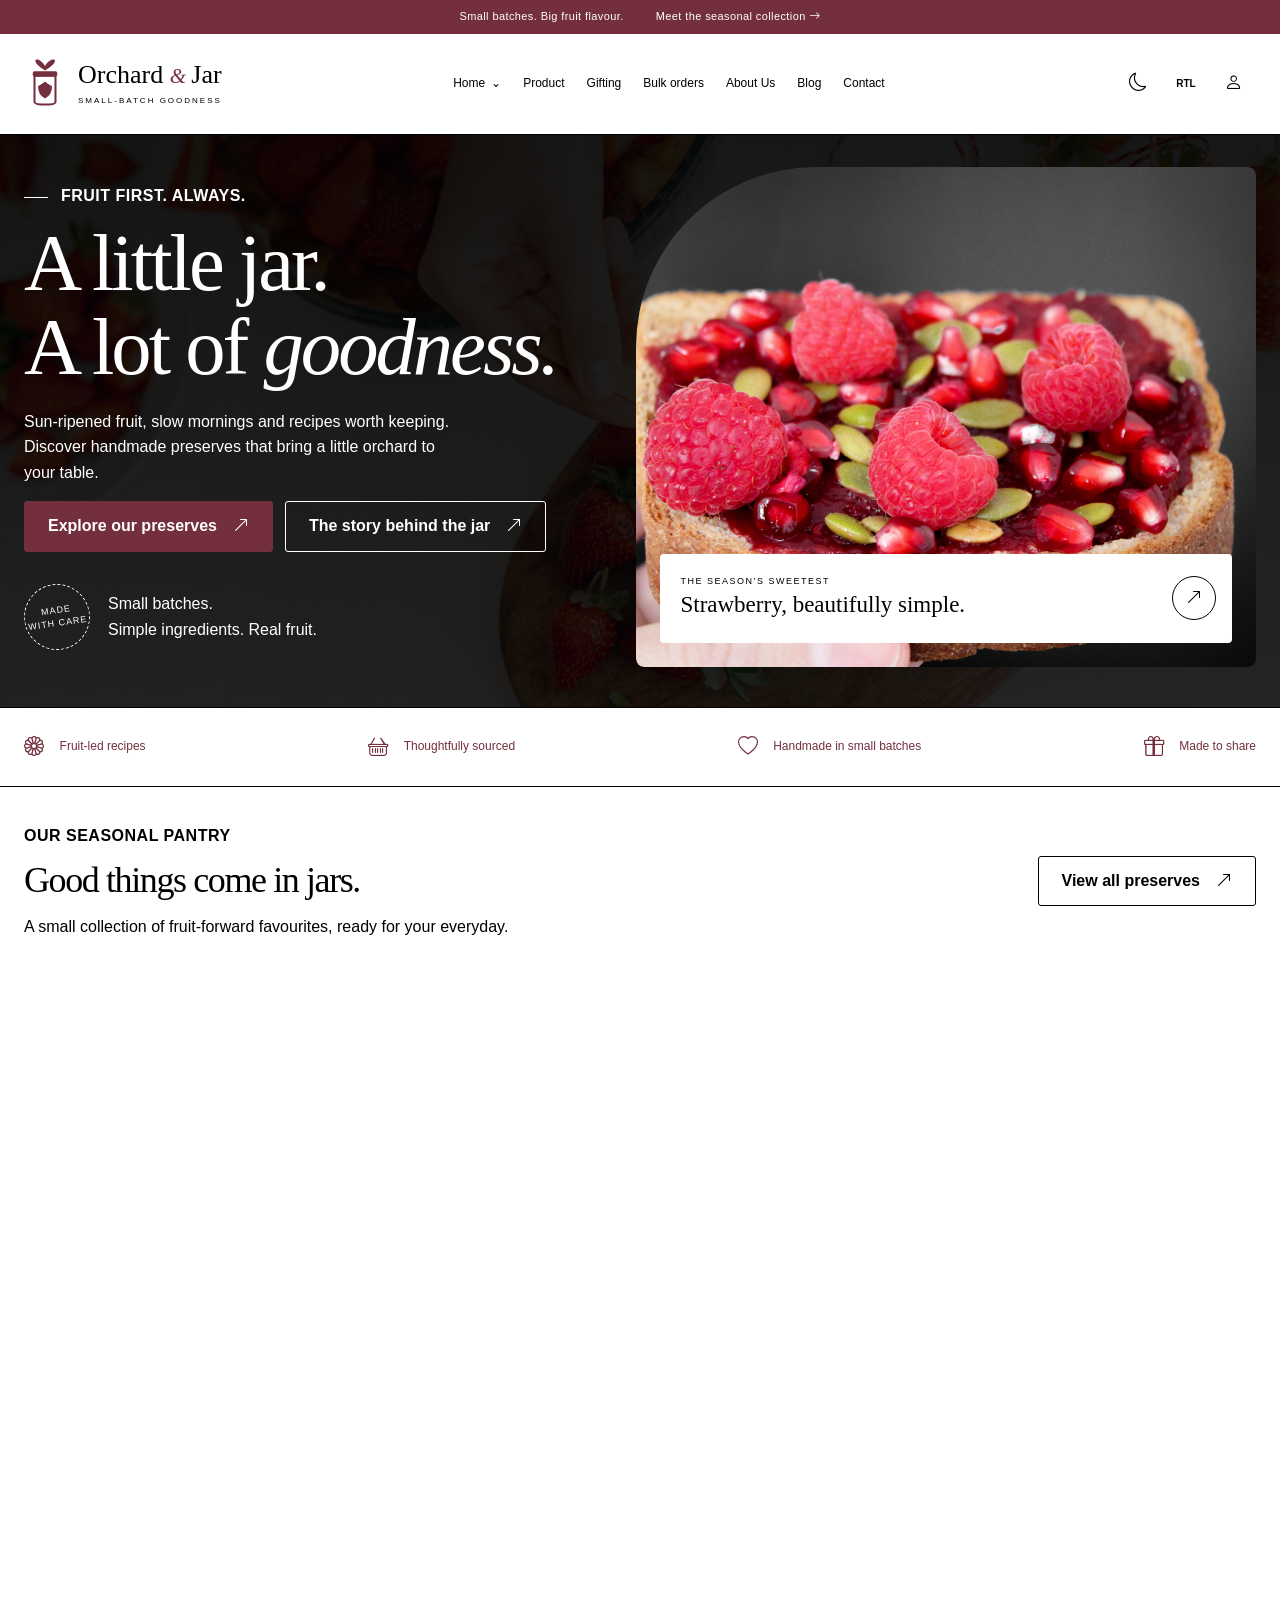
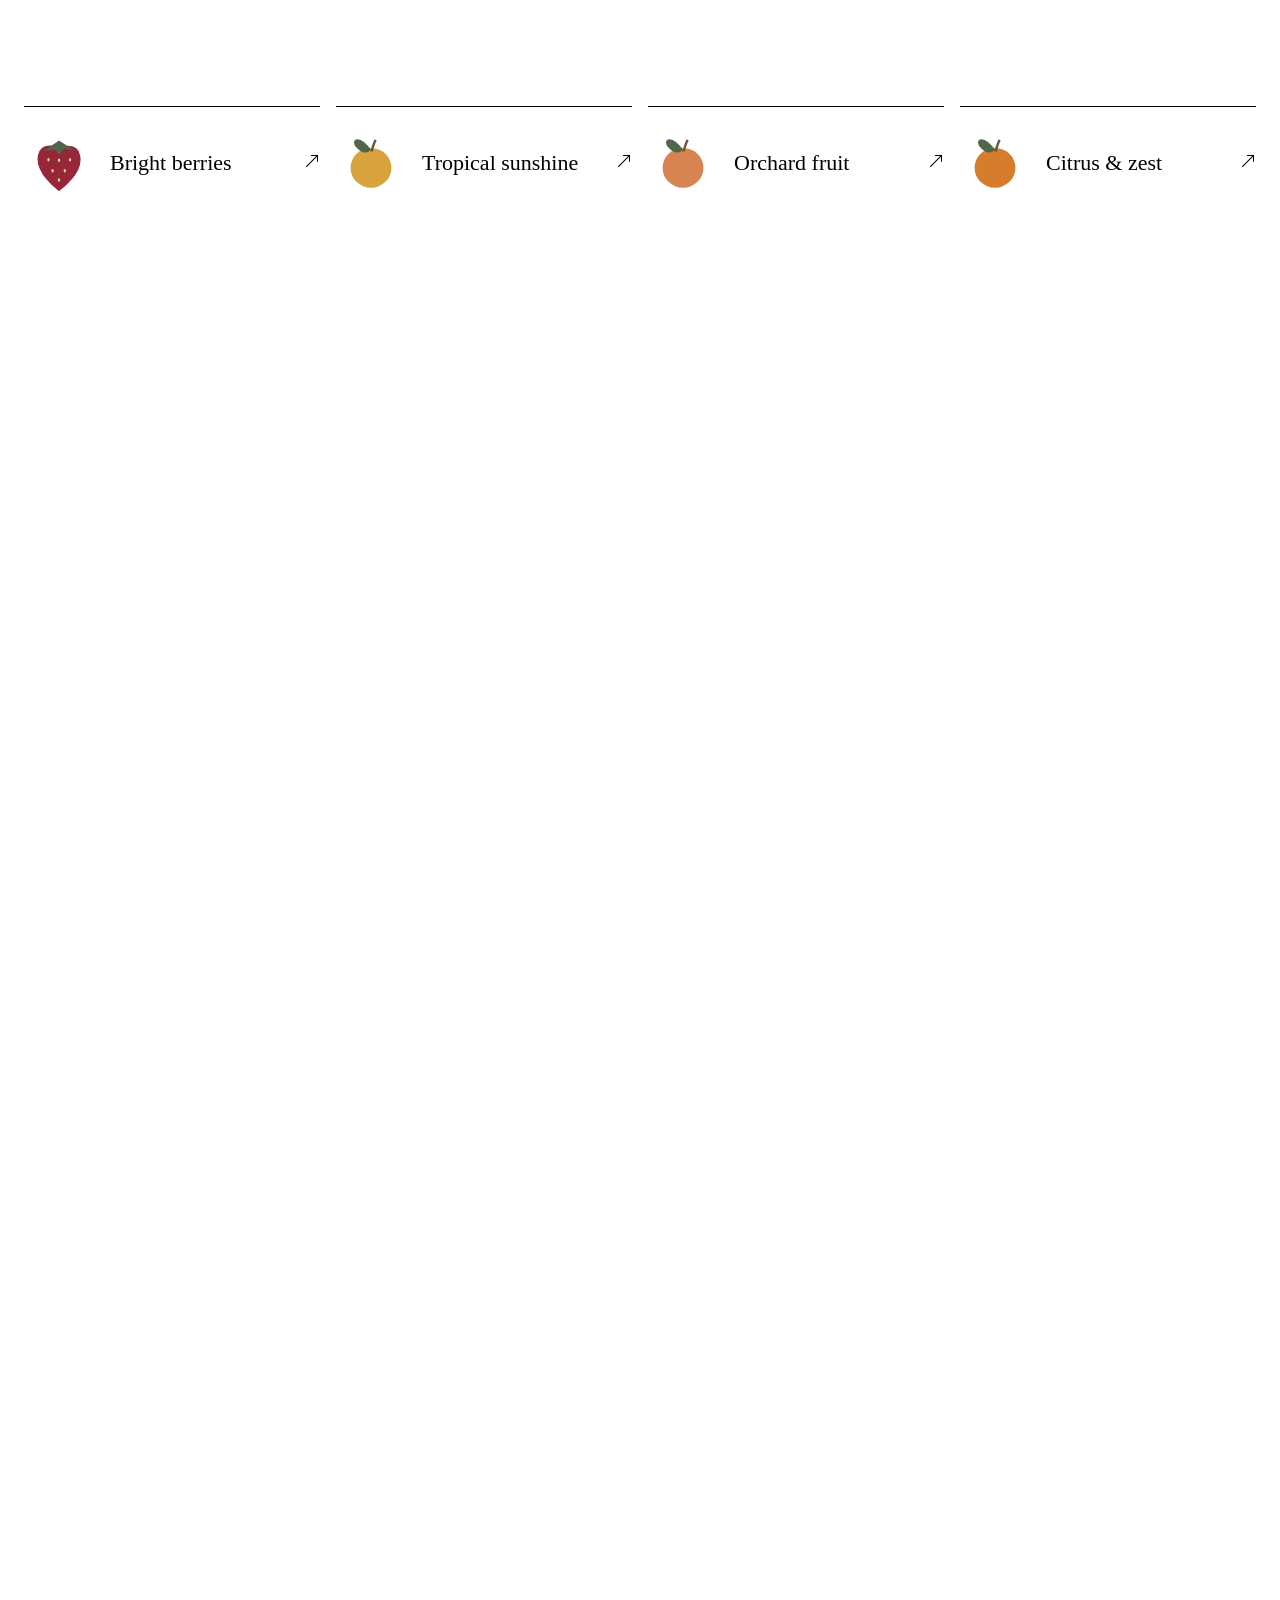
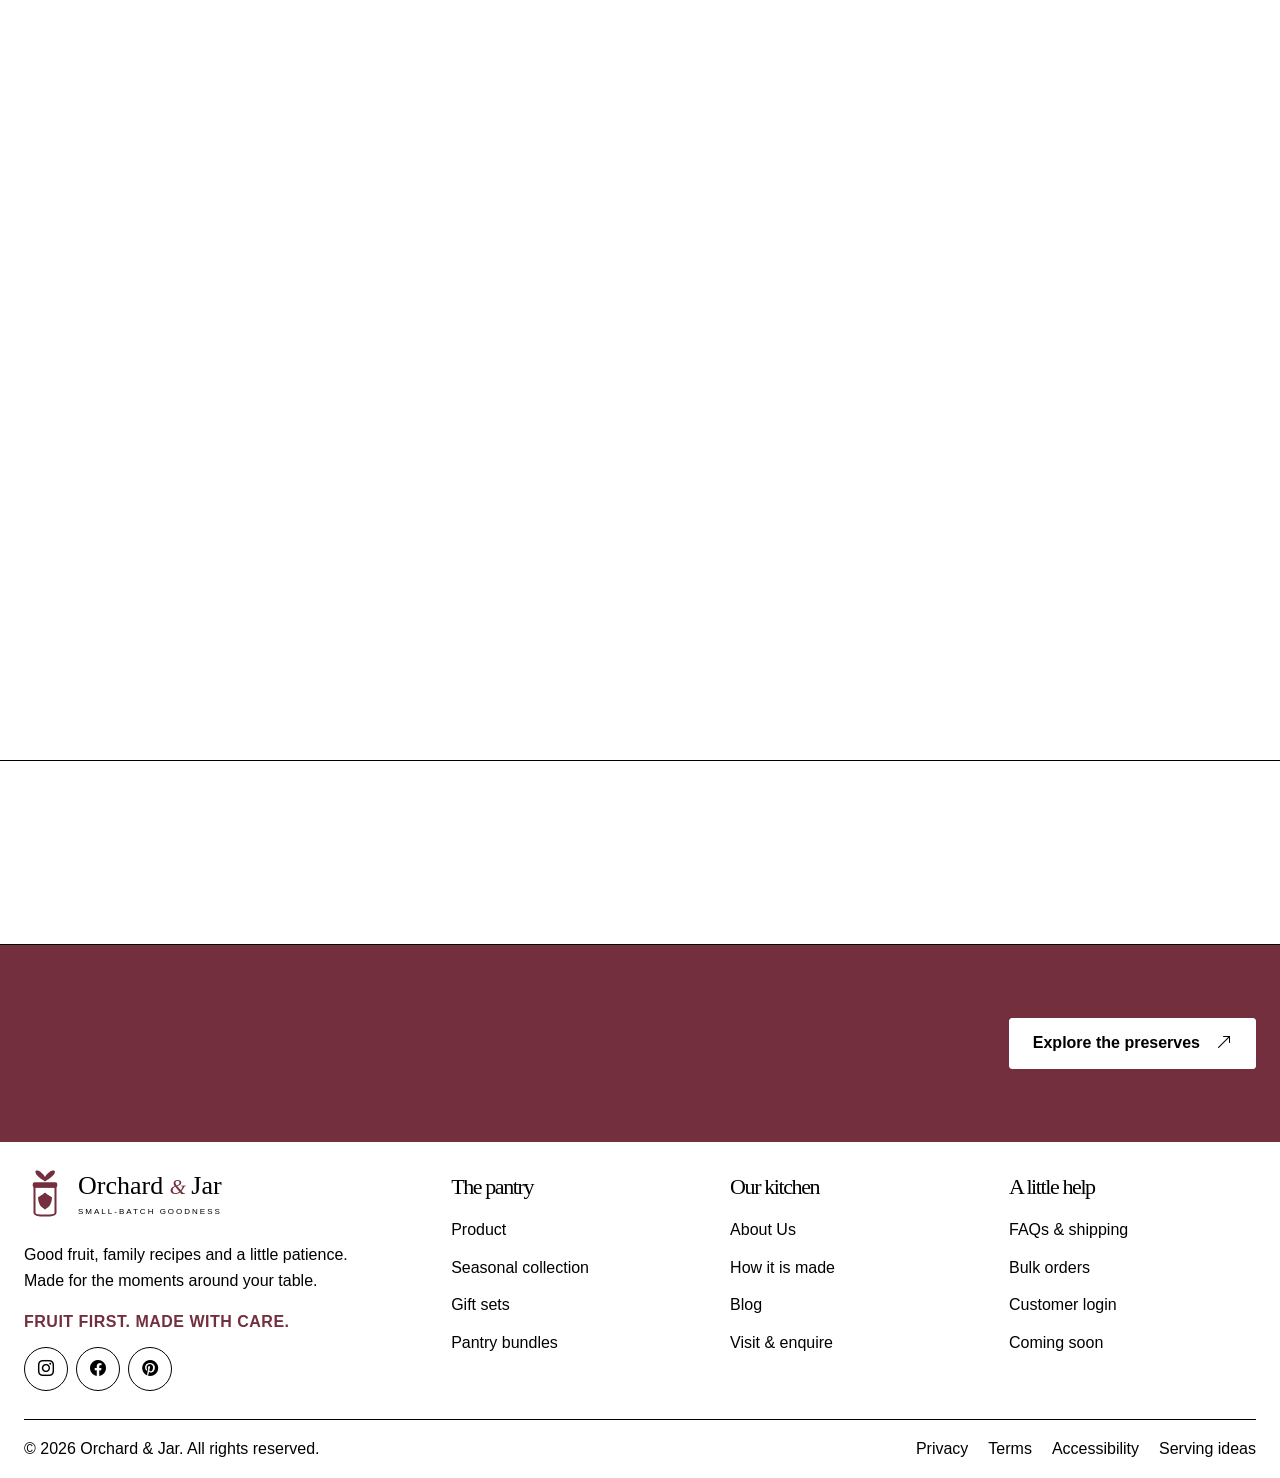
<file: index.html>
<!DOCTYPE html>
<html lang="en" dir="ltr">
  <head>
    <meta charset="UTF-8">
    <meta name="viewport" content="width=device-width, initial-scale=1">
    <title>
      Handmade Fruit Preserves
      &amp;
      Jam | Orchard
      &amp;
      Jar
    </title>
    <meta name="description" content="Explore handmade fruit preserves &amp; jam at Orchard &amp; Jar, an artisan fruit preserve shop. Discover fruit-led recipes, seasonal flavours and thoughtful">
    <link rel="canonical" href="https://example.com/index.html">
    <meta property="og:type" content="website">
    <meta property="og:title" content="Handmade Fruit Preserves &amp; Jam | Orchard &amp; Jar">
    <meta property="og:description" content="Explore handmade fruit preserves &amp; jam at Orchard &amp; Jar, an artisan fruit preserve shop. Discover fruit-led recipes, seasonal flavours and thoughtful">
    <meta property="og:url" content="https://example.com/index.html">
    <meta name="theme-color" content="#742f3e">
    <link rel="icon" type="image/svg+xml" href="assets/images/logo.svg">
    <link rel="stylesheet" href="assets/vendor/bootstrap.css">
    <link rel="stylesheet" href="assets/vendor/bootstrap-icons.css">
    <link rel="stylesheet" href="assets/css/style.css">
    <link rel="stylesheet" href="assets/css/responsive.css">
    <link rel="stylesheet" href="assets/css/dark-mode.css">
    <link rel="stylesheet" href="assets/css/rtl.css">
    <link rel="stylesheet" href="assets/css/image-paths.css">
    <link rel="stylesheet" href="assets/css/refinements.css">
    <script src="assets/js/theme-init.js">
    </script>
    <script type="application/ld+json">
      {
        "@context": "https://schema.org",
        "@type": "Organization",
        "name": "Orchard & Jar \u2014 artisan preserve shop",
        "url": "https://example.com/",
        "description": "Seasonal artisanal fruit preserves and thoughtful pantry gifts."
      }
    </script>
    <script type="application/ld+json">
      {
        "@context": "https://schema.org",
        "@type": "BreadcrumbList",
        "itemListElement": [
          {
            "@type": "ListItem",
            "position": 1,
            "name": "Home",
            "item": "https://example.com/"
          },
          {
            "@type": "ListItem",
            "position": 2,
            "name": "Handmade Fruit Preserves & Jam",
            "item": "https://example.com/index.html"
          }
        ]
      }
    </script>
    <script src="assets/js/main.js" defer>
    </script>
  </head>
  <body data-page="index.html">
    <a class="skip-link" href="#main">
      Skip to content
    </a>
    <div class="announcement">
      <span>
        Small batches. Big fruit flavour.
      </span>
      <a href="products.html?collection=seasonal">
        Meet the seasonal collection
        <i class="bi bi-arrow-right" aria-hidden="true">
        </i>
      </a>
    </div>
    <header class="site-header">
      <div class="container header-row">
        <a class="brand" href="index.html" aria-label="Orchard and Jar home">
          <img src="assets/images/logo.svg" width="42" height="48" alt="">
          <span>
            Orchard
            <em>
              &
            </em>
            Jar
            <small>
              SMALL-BATCH GOODNESS
            </small>
          </span>
        </a>
        <nav class="main-nav" id="main-nav" aria-label="Main navigation">
          <details class="nav-dropdown">
            <summary>
              Home
            </summary>
            <div>
              <a href="index.html">
                Home 1 · The preserve shop
              </a>
              <a href="home-2.html">
                Home 2 · The orchard pantry
              </a>
            </div>
          </details>
          <a href="products.html">
            Product
          </a>
          <a href="gifting.html">
            Gifting
          </a>
          <a href="bulk-orders.html">
            Bulk orders
          </a>
          <a href="about.html">
            About Us
          </a>
          <a href="blog.html">
            Blog
          </a>
          <a href="contact.html">
            Contact
          </a>
        </nav>
        <div class="header-tools">
          <button class="icon-button" id="theme-toggle" aria-label="Switch to dark theme">
            <i class="bi bi-moon" aria-hidden="true">
            </i>
          </button>
          <button class="icon-button direction-button" id="direction-toggle" aria-label="Switch to right-to-left layout">
            RTL
          </button>
          <a class="icon-button account-link" href="login.html" aria-label="Customer login">
            <i class="bi bi-person" aria-hidden="true">
            </i>
          </a>
          <button class="icon-button menu-toggle" id="menu-toggle" aria-controls="main-nav" aria-expanded="false" aria-label="Open navigation">
            <i class="bi bi-list" aria-hidden="true">
            </i>
          </button>
        </div>
      </div>
    </header>
    <main id="main">
      <section class="home-hero">
        <div class="container hero-layout">
          <div class="hero-copy">
            <p class="eyebrow">
              <span class="little-line">
              </span>
              FRUIT FIRST. ALWAYS.
            </p>
            <h1>
              A little jar.
              <br>
              A lot of
              <em>
                goodness.
              </em>
            </h1>
            <p>
              Sun-ripened fruit, slow mornings and recipes worth keeping. Discover handmade preserves that bring a little orchard to your table.
            </p>
            <div class="hero-actions">
              <a class="btn btn-primary" href="products.html">
                Explore our preserves
                <i class="bi bi-arrow-up-right" aria-hidden="true">
                </i>
              </a>
              <a class="btn btn-outline" href="about.html">
                The story behind the jar
                <i class="bi bi-arrow-up-right" aria-hidden="true">
                </i>
              </a>
            </div>
            <div class="hero-proof">
              <span class="seal">
                MADE
                <br>
                WITH CARE
              </span>
              <p>
                Small batches.
                <br>
                Simple ingredients. Real fruit.
              </p>
            </div>
          </div>
          <div class="hero-photo">
            <img src="assets/images/hero.jpg" alt="Homemade strawberry jam, fresh fruit and toast on a rustic kitchen table" class="" width="1200" height="800" loading="eager" decoding="async">
            <div class="photo-caption">
              <span>
                THE SEASON’S SWEETEST
              </span>
              <strong>
                Strawberry, beautifully simple.
              </strong>
              <a href="product-details.html?product=strawberry" aria-label="Discover strawberry preserve">
                <i class="bi bi-arrow-up-right" aria-hidden="true">
                </i>
              </a>
            </div>
          </div>
        </div>
      </section>
      <div class="promise-strip">
        <div class="container">
          <span>
            <i class="bi bi-flower1" aria-hidden="true">
            </i>
            Fruit-led recipes
          </span>
          <span>
            <i class="bi bi-basket" aria-hidden="true">
            </i>
            Thoughtfully sourced
          </span>
          <span>
            <i class="bi bi-heart" aria-hidden="true">
            </i>
            Handmade in small batches
          </span>
          <span>
            <i class="bi bi-gift" aria-hidden="true">
            </i>
            Made to share
          </span>
        </div>
      </div>
      <!-- seasonal -->
      <section class="section " id="seasonal">
        <div class="container">
          <div class="section-heading">
            <div>
              <p class="eyebrow">
                Our seasonal pantry
              </p>
              <h2>
                Good things come in jars.
              </h2>
              <p>
                A small collection of fruit-forward favourites, ready for your everyday.
              </p>
            </div>
            <a class="btn btn-outline" href="products.html">
              View all preserves
              <i class="bi bi-arrow-up-right" aria-hidden="true">
              </i>
            </a>
          </div>
          <div class="product-grid">
            <article class="product-card" data-fruit="berry" data-name="heritage strawberry preserve" data-price="285" data-seasonal="false">
              <a class="product-image" href="product-details.html?product=strawberry" aria-label="View Heritage Strawberry Preserve">
                <img src="assets/images/product-strawberry.jpg" alt="Heritage Strawberry Preserve jar with strawberry illustration" class="" width="1200" height="800" loading="lazy" decoding="async">
                <span class="badge">
                  Bestseller
                </span>
                <span class="image-arrow">
                  <i class="bi bi-arrow-up-right" aria-hidden="true">
                  </i>
                </span>
              </a>
              <div class="product-content">
                <p class="eyebrow">
                  Strawberry · 250 g
                </p>
                <div class="product-title">
                  <h3>
                    <a href="product-details.html?product=strawberry">
                      Heritage Strawberry Preserve
                    </a>
                  </h3>
                  <span class="price">
                    ₹285
                  </span>
                </div>
                <p>
                  Soft-set summer strawberries with a bright, familiar finish.
                </p>
                <a class="text-link" href="product-details.html?product=strawberry">
                  Discover this jar
                  <i class="bi bi-arrow-right" aria-hidden="true">
                  </i>
                </a>
              </div>
            </article>
            <article class="product-card" data-fruit="tropical" data-name="golden mango jam" data-price="310" data-seasonal="true">
              <a class="product-image" href="product-details.html?product=mango" aria-label="View Golden Mango Jam">
                <img src="assets/images/product-mango.jpg" alt="Golden Mango Jam jar with mango illustration" class="" width="1200" height="800" loading="lazy" decoding="async">
                <span class="badge">
                  Seasonal
                </span>
                <span class="image-arrow">
                  <i class="bi bi-arrow-up-right" aria-hidden="true">
                  </i>
                </span>
              </a>
              <div class="product-content">
                <p class="eyebrow">
                  Mango · 250 g
                </p>
                <div class="product-title">
                  <h3>
                    <a href="product-details.html?product=mango">
                      Golden Mango Jam
                    </a>
                  </h3>
                  <span class="price">
                    ₹310
                  </span>
                </div>
                <p>
                  Golden mango, gently cooked for a mellow tropical spoonful.
                </p>
                <a class="text-link" href="product-details.html?product=mango">
                  Discover this jar
                  <i class="bi bi-arrow-right" aria-hidden="true">
                  </i>
                </a>
              </div>
            </article>
            <article class="product-card" data-fruit="stone" data-name="orchard peach preserve" data-price="295" data-seasonal="false">
              <a class="product-image" href="product-details.html?product=peach" aria-label="View Orchard Peach Preserve">
                <img src="assets/images/product-peach.jpg" alt="Orchard Peach Preserve jar with peach illustration" class="" width="1200" height="800" loading="lazy" decoding="async">
                <span class="badge">
                  Small batch
                </span>
                <span class="image-arrow">
                  <i class="bi bi-arrow-up-right" aria-hidden="true">
                  </i>
                </span>
              </a>
              <div class="product-content">
                <p class="eyebrow">
                  Peach · 250 g
                </p>
                <div class="product-title">
                  <h3>
                    <a href="product-details.html?product=peach">
                      Orchard Peach Preserve
                    </a>
                  </h3>
                  <span class="price">
                    ₹295
                  </span>
                </div>
                <p>
                  Tender peach pieces and a delicate, fragrant orchard sweetness.
                </p>
                <a class="text-link" href="product-details.html?product=peach">
                  Discover this jar
                  <i class="bi bi-arrow-right" aria-hidden="true">
                  </i>
                </a>
              </div>
            </article>
            <article class="product-card" data-fruit="berry" data-name="wild berry breakfast jam" data-price="330" data-seasonal="false">
              <a class="product-image" href="product-details.html?product=mixed-berry" aria-label="View Wild Berry Breakfast Jam">
                <img src="assets/images/product-mixed-berry.jpg" alt="Wild Berry Breakfast Jam jar with mixed berry illustration" class="" width="1200" height="800" loading="lazy" decoding="async">
                <span class="badge">
                  Bestseller
                </span>
                <span class="image-arrow">
                  <i class="bi bi-arrow-up-right" aria-hidden="true">
                  </i>
                </span>
              </a>
              <div class="product-content">
                <p class="eyebrow">
                  Mixed Berry · 250 g
                </p>
                <div class="product-title">
                  <h3>
                    <a href="product-details.html?product=mixed-berry">
                      Wild Berry Breakfast Jam
                    </a>
                  </h3>
                  <span class="price">
                    ₹330
                  </span>
                </div>
                <p>
                  Strawberry, raspberry and blackberry in a lively breakfast blend.
                </p>
                <a class="text-link" href="product-details.html?product=mixed-berry">
                  Discover this jar
                  <i class="bi bi-arrow-right" aria-hidden="true">
                  </i>
                </a>
              </div>
            </article>
          </div>
        </div>
      </section>
      <!-- fruit-section -->
      <section class="section fruit-section">
        <div class="container">
          <div class="fruit-heading">
            <div class="section-heading">
              <div>
                <p class="eyebrow">
                  Follow your favourite fruit
                </p>
                <h2>
                  What are you in the mood for?
                </h2>
              </div>
            </div>
          </div>
          <div class="fruit-links">
            <a href="products.html?fruit=berry">
              <img src="assets/images/fruit-strawberry.svg" width="70" height="70" alt="">
              <span>
                Bright berries
              </span>
              <i class="bi bi-arrow-up-right" aria-hidden="true">
              </i>
            </a>
            <a href="products.html?fruit=tropical">
              <img src="assets/images/fruit-mango.svg" width="70" height="70" alt="">
              <span>
                Tropical sunshine
              </span>
              <i class="bi bi-arrow-up-right" aria-hidden="true">
              </i>
            </a>
            <a href="products.html?fruit=stone">
              <img src="assets/images/fruit-peach.svg" width="70" height="70" alt="">
              <span>
                Orchard fruit
              </span>
              <i class="bi bi-arrow-up-right" aria-hidden="true">
              </i>
            </a>
            <a href="products.html?fruit=citrus">
              <img src="assets/images/fruit-orange.svg" width="70" height="70" alt="">
              <span>
                Citrus
                &
                zest
              </span>
              <i class="bi bi-arrow-up-right" aria-hidden="true">
              </i>
            </a>
          </div>
        </div>
      </section>
      <!-- story-section -->
      <section class="section story-section">
        <div class="container">
          <div class="editorial ">
            <div class="editorial-image">
              <img src="assets/images/kitchen.jpg" alt="Made by hand.&lt;br&gt;Remembered by heart." class="" width="1200" height="800" loading="lazy" decoding="async">
            </div>
            <div class="editorial-copy">
              <p class="eyebrow">
                A recipe for the slower life
              </p>
              <h2>
                Made by hand.
                <br>
                Remembered by heart.
              </h2>
              <p>
                Our preserve shop began with a kitchen notebook and a love of good fruit. The same idea guides every jar: keep fruit at the centre, cook with care, and make something worth sharing.
              </p>
              <a class="btn btn-outline" href="about.html">
                Our story
                <i class="bi bi-arrow-up-right" aria-hidden="true">
                </i>
              </a>
            </div>
          </div>
        </div>
      </section>
      <!-- Content section -->
      <section class="section ">
        <div class="container">
          <div class="section-heading">
            <div>
              <p class="eyebrow">
                The little details
              </p>
              <h2>
                Nothing hurried. Nothing ordinary.
              </h2>
            </div>
          </div>
          <div class="values-grid">
            <article>
              <span class="feature-icon">
                <i class="bi bi-sun" aria-hidden="true">
                </i>
              </span>
              <h3>
                Season-led flavours
              </h3>
              <p>
                We work with the rhythm of the harvest, so each collection feels right for its season.
              </p>
            </article>
            <article>
              <span class="feature-icon">
                <i class="bi bi-flower1" aria-hidden="true">
                </i>
              </span>
              <h3>
                Thoughtful recipes
              </h3>
              <p>
                Fruit, sugar, lemon and carefully chosen spices. Every ingredient has a reason.
              </p>
            </article>
            <article>
              <span class="feature-icon">
                <i class="bi bi-cup-hot" aria-hidden="true">
                </i>
              </span>
              <h3>
                Everyday little rituals
              </h3>
              <p>
                Spread on toast, spoon over yoghurt or share alongside a warm loaf.
              </p>
            </article>
          </div>
        </div>
      </section>
      <!-- featured-section -->
      <section class="section featured-section">
        <div class="container">
          <div class="featured-product">
            <div>
              <img src="assets/images/product-fig.jpg" alt="Spiced fig preserve illustrated jar" class="" width="1200" height="800" loading="lazy" decoding="async">
            </div>
            <div>
              <p class="eyebrow">
                A jar for your autumn table
              </p>
              <h2>
                Something sweet.
                <br>
                Something a little spiced.
              </h2>
              <p>
                Ripe figs and warming cinnamon, slowly brought together. Meet the preserve that belongs beside good cheese and better company.
              </p>
              <p class="feature-price">
                Spiced Fig Preserve · 250 g
                <strong>
                  ₹345
                </strong>
              </p>
              <a class="btn btn-primary" href="product-details.html?product=fig">
                Meet the fig preserve
                <i class="bi bi-arrow-up-right" aria-hidden="true">
                </i>
              </a>
            </div>
          </div>
        </div>
      </section>
      <!-- process -->
      <section class="section " id="process">
        <div class="container">
          <div class="section-heading">
            <div>
              <p class="eyebrow">
                From fruit to favourite
              </p>
              <h2>
                Three simple steps. A little patience.
              </h2>
            </div>
          </div>
          <ol class="process-list">
            <li>
              <span>
                01
              </span>
              <div>
                <h3>
                  Pick with care
                </h3>
                <p>
                  We choose fruit for ripeness, aroma and flavour, working with nearby growers.
                </p>
              </div>
            </li>
            <li>
              <span>
                02
              </span>
              <div>
                <h3>
                  Cook in small batches
                </h3>
                <p>
                  Fruit, sugar and lemon are slowly simmered so each flavour has room to shine.
                </p>
              </div>
            </li>
            <li>
              <span>
                03
              </span>
              <div>
                <h3>
                  Fill a little happiness
                </h3>
                <p>
                  Each jar is sealed, labelled and made ready for your pantry or gift box.
                </p>
              </div>
            </li>
          </ol>
        </div>
      </section>
      <!-- Content section -->
      <section class="section ">
        <div class="container">
          <div class="editorial reverse">
            <div class="editorial-image">
              <img src="assets/images/orchard.jpg" alt="The orchard is where&lt;br&gt;the story starts." class="" width="1200" height="800" loading="lazy" decoding="async">
            </div>
            <div class="editorial-copy">
              <p class="eyebrow">
                Close to the source
              </p>
              <h2>
                The orchard is where
                <br>
                the story starts.
              </h2>
              <p>
                The best recipes begin before the kitchen. We celebrate growers, seasonal fruit and thoughtful sourcing—because knowing what goes into a jar makes it taste a little better.
              </p>
              <a class="btn btn-outline" href="home-2.html">
                Follow the harvest
                <i class="bi bi-arrow-up-right" aria-hidden="true">
                </i>
              </a>
            </div>
          </div>
        </div>
      </section>
      <!-- gift-section -->
      <section class="section gift-section">
        <div class="container">
          <div class="editorial ">
            <div class="editorial-image">
              <img src="assets/images/gift.jpg" alt="A small gift.&lt;br&gt;A lasting smile." class="" width="1200" height="800" loading="lazy" decoding="async">
            </div>
            <div class="editorial-copy">
              <p class="eyebrow">
                Goodness, beautifully wrapped
              </p>
              <h2>
                A small gift.
                <br>
                A lasting smile.
              </h2>
              <p>
                For a thank-you, a celebration or simply because. Bring together a few favourite flavours in a thoughtfully wrapped pantry gift.
              </p>
              <a class="btn btn-outline" href="gifting.html">
                Find a thoughtful gift
                <i class="bi bi-arrow-up-right" aria-hidden="true">
                </i>
              </a>
            </div>
          </div>
        </div>
      </section>
      <!-- Content section -->
      <section class="section ">
        <div class="container">
          <div class="section-heading">
            <div>
              <p class="eyebrow">
                Around the breakfast table
              </p>
              <h2>
                Lovely words from jar lovers.
              </h2>
              <p>
                Little jars, everyday moments and stories from the table.
              </p>
            </div>
          </div>
          <div class="testimonial-grid">
            <figure class="testimonial">
              <div class="stars" aria-label="5 out of 5 stars">
                ★★★★★
              </div>
              <blockquote>
                “The strawberry preserve has become our Sunday breakfast ritual. Lovely fruit flavour and just the right texture.”
              </blockquote>
              <figcaption>
                <img class="avatar" src="assets/images/testimonials/Emily.jpg" alt="Emily Parker — customer portrait illustration" width="48" height="48" loading="lazy" decoding="async">
                <div>
                  <strong>
                    Emily Parker
                  </strong>
                  <span>
                    Pantry customer
                  </span>
                </div>
              </figcaption>
            </figure>
            <figure class="testimonial">
              <div class="stars" aria-label="5 out of 5 stars">
                ★★★★★
              </div>
              <blockquote>
                “The gift box felt so thoughtful. Beautiful little jars and flavours everyone at the table could enjoy.”
              </blockquote>
              <figcaption>
                <img class="avatar" src="assets/images/testimonials/James.jpg" alt="James Mitchell — customer portrait illustration" width="48" height="48" loading="lazy" decoding="async">
                <div>
                  <strong>
                    James Mitchell
                  </strong>
                  <span>
                    Gift customer
                  </span>
                </div>
              </figcaption>
            </figure>
            <figure class="testimonial">
              <div class="stars" aria-label="5 out of 5 stars">
                ★★★★★
              </div>
              <blockquote>
                “A spoonful of the fig preserve makes our cheese board feel special. It is the first jar we reach for.”
              </blockquote>
              <figcaption>
                <img class="avatar" src="assets/images/testimonials/Grace.jpg" alt="Grace Wilson — customer portrait illustration" width="48" height="48" loading="lazy" decoding="async">
                <div>
                  <strong>
                    Grace Wilson
                  </strong>
                  <span>
                    Local customer
                  </span>
                </div>
              </figcaption>
            </figure>
          </div>
        </div>
      </section>
      <!-- journal-section -->
      <section class="section journal-section">
        <div class="container">
          <div class="section-heading">
            <div>
              <p class="eyebrow">
                The kitchen journal
              </p>
              <h2>
                Recipes, rituals
                &
                ripe ideas.
              </h2>
              <p>
                A few notes from the orchard and the kitchen.
              </p>
            </div>
            <a class="btn btn-outline" href="blog.html">
              Visit the journal
              <i class="bi bi-arrow-up-right" aria-hidden="true">
              </i>
            </a>
          </div>
          <div class="journal-grid">
            <article class="journal-card" data-category="Recipes" data-title="a slow morning, a better strawberry toast">
              <a href="blog-details.html?article=strawberry">
                <img src="assets/images/toast.jpg" alt="A slow morning, a better strawberry toast" class="" width="1200" height="800" loading="lazy" decoding="async">
              </a>
              <div>
                <p class="eyebrow">
                  Recipes · 5 min read
                </p>
                <h3>
                  <a href="blog-details.html?article=strawberry">
                    A slow morning, a better strawberry toast
                  </a>
                </h3>
                <p>
                  A few thoughtful toppings turn a humble slice into a breakfast worth sitting down for.
                </p>
                <a class="text-link" href="blog-details.html?article=strawberry">
                  Read the story
                  <i class="bi bi-arrow-right" aria-hidden="true">
                  </i>
                </a>
              </div>
            </article>
            <article class="journal-card" data-category="Farm stories" data-title="what a seasonal harvest means for your jar">
              <a href="blog-details.html?article=harvest">
                <img src="assets/images/jar.jpg" alt="What a seasonal harvest means for your jar" class="" width="1200" height="800" loading="lazy" decoding="async">
              </a>
              <div>
                <p class="eyebrow">
                  Farm stories · 4 min read
                </p>
                <h3>
                  <a href="blog-details.html?article=harvest">
                    What a seasonal harvest means for your jar
                  </a>
                </h3>
                <p>
                  Why we plan our preserving days around the fruit, rather than the calendar.
                </p>
                <a class="text-link" href="blog-details.html?article=harvest">
                  Read the story
                  <i class="bi bi-arrow-right" aria-hidden="true">
                  </i>
                </a>
              </div>
            </article>
            <article class="journal-card" data-category="Gifting" data-title="a little guide to thoughtful pantry gifts">
              <a href="blog-details.html?article=gifting">
                <img src="assets/images/g1.jpg" alt="A little guide to thoughtful pantry gifts" class="" width="1200" height="800" loading="lazy" decoding="async">
              </a>
              <div>
                <p class="eyebrow">
                  Gifting · 6 min read
                </p>
                <h3>
                  <a href="blog-details.html?article=gifting">
                    A little guide to thoughtful pantry gifts
                  </a>
                </h3>
                <p>
                  Choose flavours, pairings and a handwritten note for a gift that feels personal.
                </p>
                <a class="text-link" href="blog-details.html?article=gifting">
                  Read the story
                  <i class="bi bi-arrow-right" aria-hidden="true">
                  </i>
                </a>
              </div>
            </article>
          </div>
        </div>
      </section>
      <!-- newsletter-section -->
      <section class="section newsletter-section">
        <div class="container">
          <div class="newsletter">
            <div>
              <p class="eyebrow">
                Letters from our kitchen
              </p>
              <h2>
                A little seasonal goodness.
              </h2>
              <p>
                Harvest notes, recipes and new jars, delivered gently to your inbox.
              </p>
            </div>
            <form class="demo-form newsletter-form" data-kind="newsletter">
              <label for="newsletter-email">
                Your email address
              </label>
              <div class="input-action">
                <input id="newsletter-email" type="email" name="email" placeholder="you@example.com" required autocomplete="email">
                <button class="btn btn-primary" type="submit">
                  Subscribe
                  <i class="bi bi-arrow-right" aria-hidden="true">
                  </i>
                </button>
              </div>
              <small>
                Seasonal notes, thoughtfully shared. Signup is currently unavailable.
              </small>
              <p class="form-status" role="status" aria-live="polite">
              </p>
            </form>
          </div>
        </div>
      </section>
      <!-- cta -->
      <section class="section cta">
        <div class="container">
          <div class="cta-copy">
            <p class="eyebrow">
              Good fruit. Good company.
            </p>
            <h2>
              Find a little joy in your everyday.
            </h2>
            <p>
              A good breakfast begins with a good jar. Explore our seasonal pantry.
            </p>
          </div>
          <a class="btn btn-primary" href="products.html">
            Explore the preserves
            <i class="bi bi-arrow-up-right" aria-hidden="true">
            </i>
          </a>
        </div>
      </section>
    </main>
    <footer class="site-footer">
      <div class="container">
        <div class="footer-grid">
          <div>
            <a class="brand" href="index.html">
              <img src="assets/images/logo.svg" width="42" height="48" alt="">
              <span>
                Orchard
                <em>
                  &
                </em>
                Jar
                <small>
                  SMALL-BATCH GOODNESS
                </small>
              </span>
            </a>
            <p>
              Good fruit, family recipes and a little patience. Made for the moments around your table.
            </p>
            <p class="eyebrow">
              Fruit first. Made with care.
            </p>
            <div class="social-links">
              <a href="contact.html#social" aria-label="Instagram information">
                <i class="bi bi-instagram" aria-hidden="true">
                </i>
              </a>
              <a href="contact.html#social" aria-label="Facebook information">
                <i class="bi bi-facebook" aria-hidden="true">
                </i>
              </a>
              <a href="contact.html#social" aria-label="Pinterest information">
                <i class="bi bi-pinterest" aria-hidden="true">
                </i>
              </a>
            </div>
          </div>
          <div>
            <h2>
              The pantry
            </h2>
            <a href="products.html">
              Product
            </a>
            <a href="products.html?collection=seasonal">
              Seasonal collection
            </a>
            <a href="gifting.html">
              Gift sets
            </a>
            <a href="pricing.html">
              Pantry bundles
            </a>
          </div>
          <div>
            <h2>
              Our kitchen
            </h2>
            <a href="about.html">
              About Us
            </a>
            <a href="about.html#process">
              How it is made
            </a>
            <a href="blog.html">
              Blog
            </a>
            <a href="contact.html">
              Visit
              &
              enquire
            </a>
          </div>
          <div>
            <h2>
              A little help
            </h2>
            <a href="contact.html#faq">
              FAQs
              &
              shipping
            </a>
            <a href="bulk-orders.html">
              Bulk orders
            </a>
            <a href="login.html">
              Customer login
            </a>
            <a href="coming-soon.html">
              Coming soon
            </a>
          </div>
        </div>
        <div class="footer-bottom">
          <p>
            ©
            <span data-year>
              2026
            </span>
            Orchard
            &
            Jar. All rights reserved.
          </p>
          <div>
            <a href="privacy.html">
              Privacy
            </a>
            <a href="terms.html">
              Terms
            </a>
            <a href="accessibility.html">
              Accessibility
            </a>
            <a href="blog.html">
              Serving ideas
            </a>
          </div>
        </div>
      </div>
    </footer>
  </body>
</html>
</file>
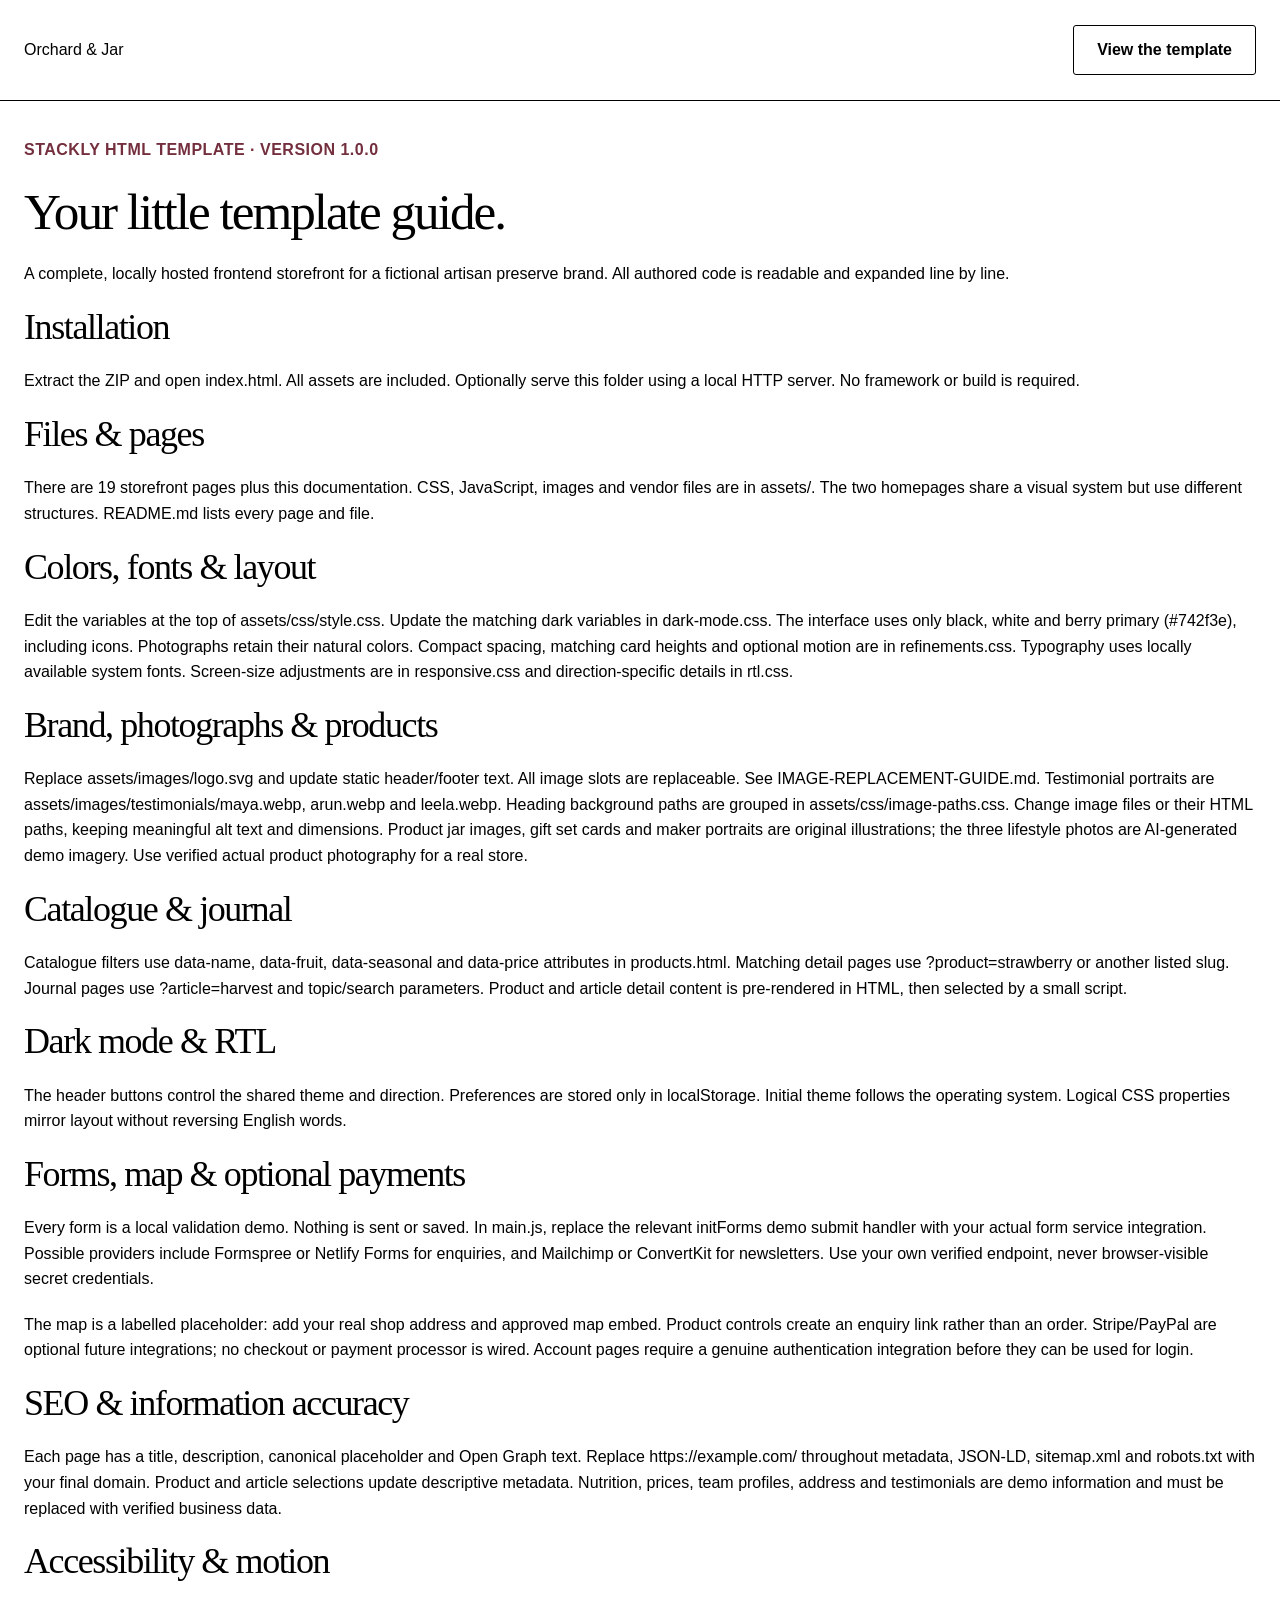
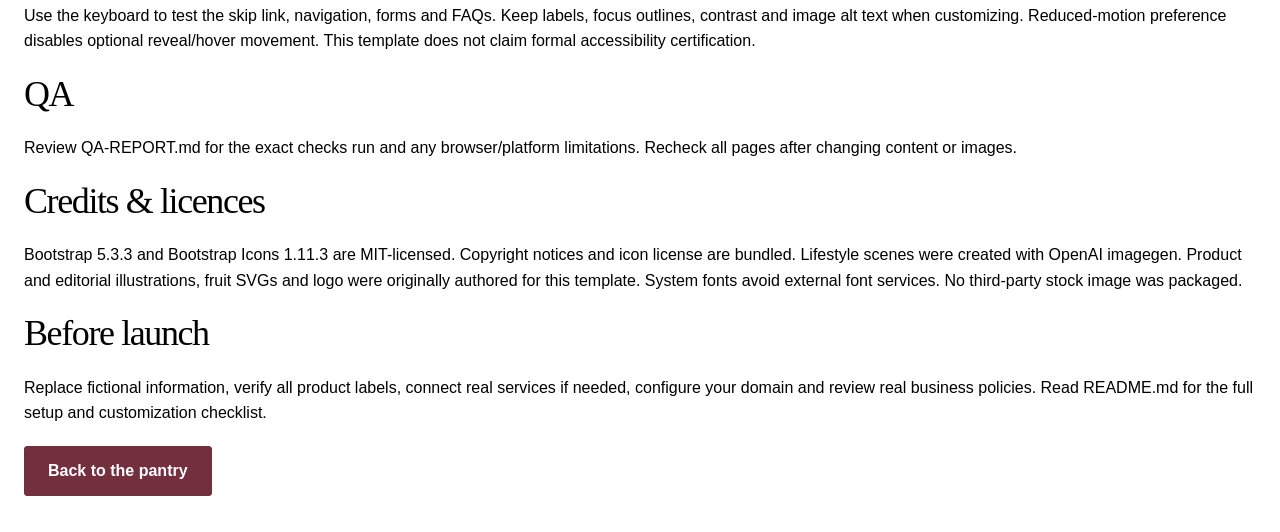
<file: documentation/index.html>
<!DOCTYPE html>
<html lang="en">
  <head>
    <meta charset="UTF-8">
    <meta name="viewport" content="width=device-width,initial-scale=1">
    <title>
      Template Documentation | Orchard
      &
      Jar
    </title>
    <meta name="description" content="Installation, customization, form integrations, SEO and asset credits for the Orchard and Jar artisan preserve template.">
    <link rel="stylesheet" href="../assets/css/style.css">
    <link rel="stylesheet" href="../assets/css/responsive.css">
    <link rel="stylesheet" href="../assets/css/dark-mode.css">
    <link rel="stylesheet" href="../assets/css/rtl.css">
    <link rel="stylesheet" href="../assets/css/image-paths.css">
    <link rel="stylesheet" href="../assets/css/refinements.css">
    <link rel="icon" href="../assets/images/logo.svg">
  </head>
  <body data-page="documentation.html">
    <header class="site-header">
      <div class="container header-row">
        <a class="brand" href="../index.html">
          Orchard
          &
          Jar
        </a>
        <a class="btn btn-outline" href="../index.html">
          View the template
        </a>
      </div>
    </header>
    <main id="main">
      <section class="section">
        <div class="container legal-copy">
          <p class="eyebrow">
            Stackly HTML template · Version 1.0.0
          </p>
          <h1>
            Your little template guide.
          </h1>
          <p>
            A complete, locally hosted frontend storefront for a fictional artisan preserve brand. All authored code is readable and expanded line by line.
          </p>
          <h2>
            Installation
          </h2>
          <p>
            Extract the ZIP and open index.html. All assets are included. Optionally serve this folder using a local HTTP server. No framework or build is required.
          </p>
          <h2>
            Files
            &
            pages
          </h2>
          <p>
            There are 19 storefront pages plus this documentation. CSS, JavaScript, images and vendor files are in assets/. The two homepages share a visual system but use different structures. README.md lists every page and file.
          </p>
          <h2>
            Colors, fonts
            &
            layout
          </h2>
          <p>
            Edit the variables at the top of assets/css/style.css. Update the matching dark variables in dark-mode.css. The interface uses only black, white and berry primary (#742f3e), including icons. Photographs retain their natural colors. Compact spacing, matching card heights and optional motion are in refinements.css. Typography uses locally available system fonts. Screen-size adjustments are in responsive.css and direction-specific details in rtl.css.
          </p>
          <h2>
            Brand, photographs
            &
            products
          </h2>
          <p>
            Replace assets/images/logo.svg and update static header/footer text. All image slots are replaceable. See IMAGE-REPLACEMENT-GUIDE.md. Testimonial portraits are assets/images/testimonials/maya.webp, arun.webp and leela.webp. Heading background paths are grouped in assets/css/image-paths.css. Change image files or their HTML paths, keeping meaningful alt text and dimensions. Product jar images, gift set cards and maker portraits are original illustrations; the three lifestyle photos are AI-generated demo imagery. Use verified actual product photography for a real store.
          </p>
          <h2>
            Catalogue
            &
            journal
          </h2>
          <p>
            Catalogue filters use data-name, data-fruit, data-seasonal and data-price attributes in products.html. Matching detail pages use ?product=strawberry or another listed slug. Journal pages use ?article=harvest and topic/search parameters. Product and article detail content is pre-rendered in HTML, then selected by a small script.
          </p>
          <h2>
            Dark mode
            &
            RTL
          </h2>
          <p>
            The header buttons control the shared theme and direction. Preferences are stored only in localStorage. Initial theme follows the operating system. Logical CSS properties mirror layout without reversing English words.
          </p>
          <h2 id="forms">
            Forms, map
            &
            optional payments
          </h2>
          <p>
            Every form is a local validation demo. Nothing is sent or saved. In main.js, replace the relevant initForms demo submit handler with your actual form service integration. Possible providers include Formspree or Netlify Forms for enquiries, and Mailchimp or ConvertKit for newsletters. Use your own verified endpoint, never browser-visible secret credentials.
          </p>
          <p>
            The map is a labelled placeholder: add your real shop address and approved map embed. Product controls create an enquiry link rather than an order. Stripe/PayPal are optional future integrations; no checkout or payment processor is wired. Account pages require a genuine authentication integration before they can be used for login.
          </p>
          <h2>
            SEO
            &
            information accuracy
          </h2>
          <p>
            Each page has a title, description, canonical placeholder and Open Graph text. Replace https://example.com/ throughout metadata, JSON-LD, sitemap.xml and robots.txt with your final domain. Product and article selections update descriptive metadata. Nutrition, prices, team profiles, address and testimonials are demo information and must be replaced with verified business data.
          </p>
          <h2>
            Accessibility
            &
            motion
          </h2>
          <p>
            Use the keyboard to test the skip link, navigation, forms and FAQs. Keep labels, focus outlines, contrast and image alt text when customizing. Reduced-motion preference disables optional reveal/hover movement. This template does not claim formal accessibility certification.
          </p>
          <h2>
            QA
          </h2>
          <p>
            Review QA-REPORT.md for the exact checks run and any browser/platform limitations. Recheck all pages after changing content or images.
          </p>
          <h2>
            Credits
            &
            licences
          </h2>
          <p>
            Bootstrap 5.3.3 and Bootstrap Icons 1.11.3 are MIT-licensed. Copyright notices and icon license are bundled. Lifestyle scenes were created with OpenAI imagegen. Product and editorial illustrations, fruit SVGs and logo were originally authored for this template. System fonts avoid external font services. No third-party stock image was packaged.
          </p>
          <h2>
            Before launch
          </h2>
          <p>
            Replace fictional information, verify all product labels, connect real services if needed, configure your domain and review real business policies. Read README.md for the full setup and customization checklist.
          </p>
          <a class="btn btn-primary" href="../index.html">
            Back to the pantry
          </a>
        </div>
      </section>
    </main>
  </body>
</html>
</file>
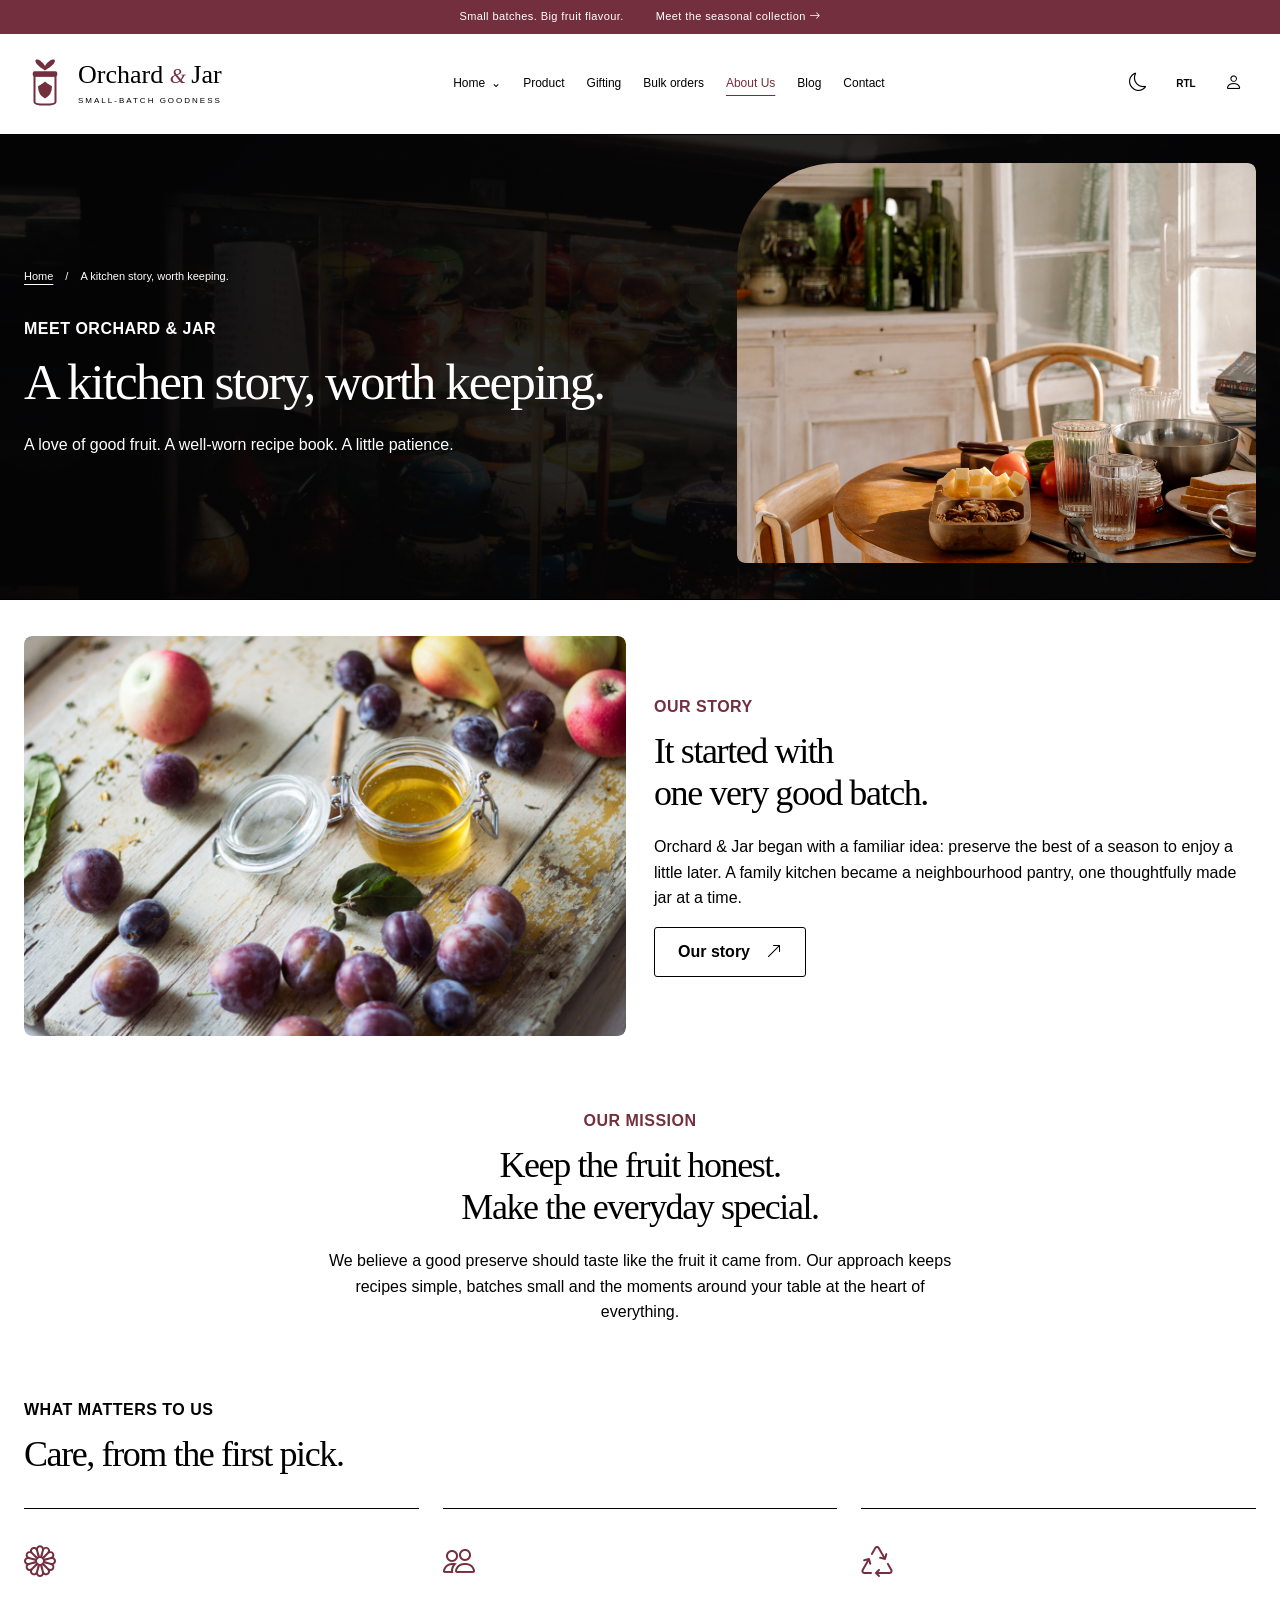
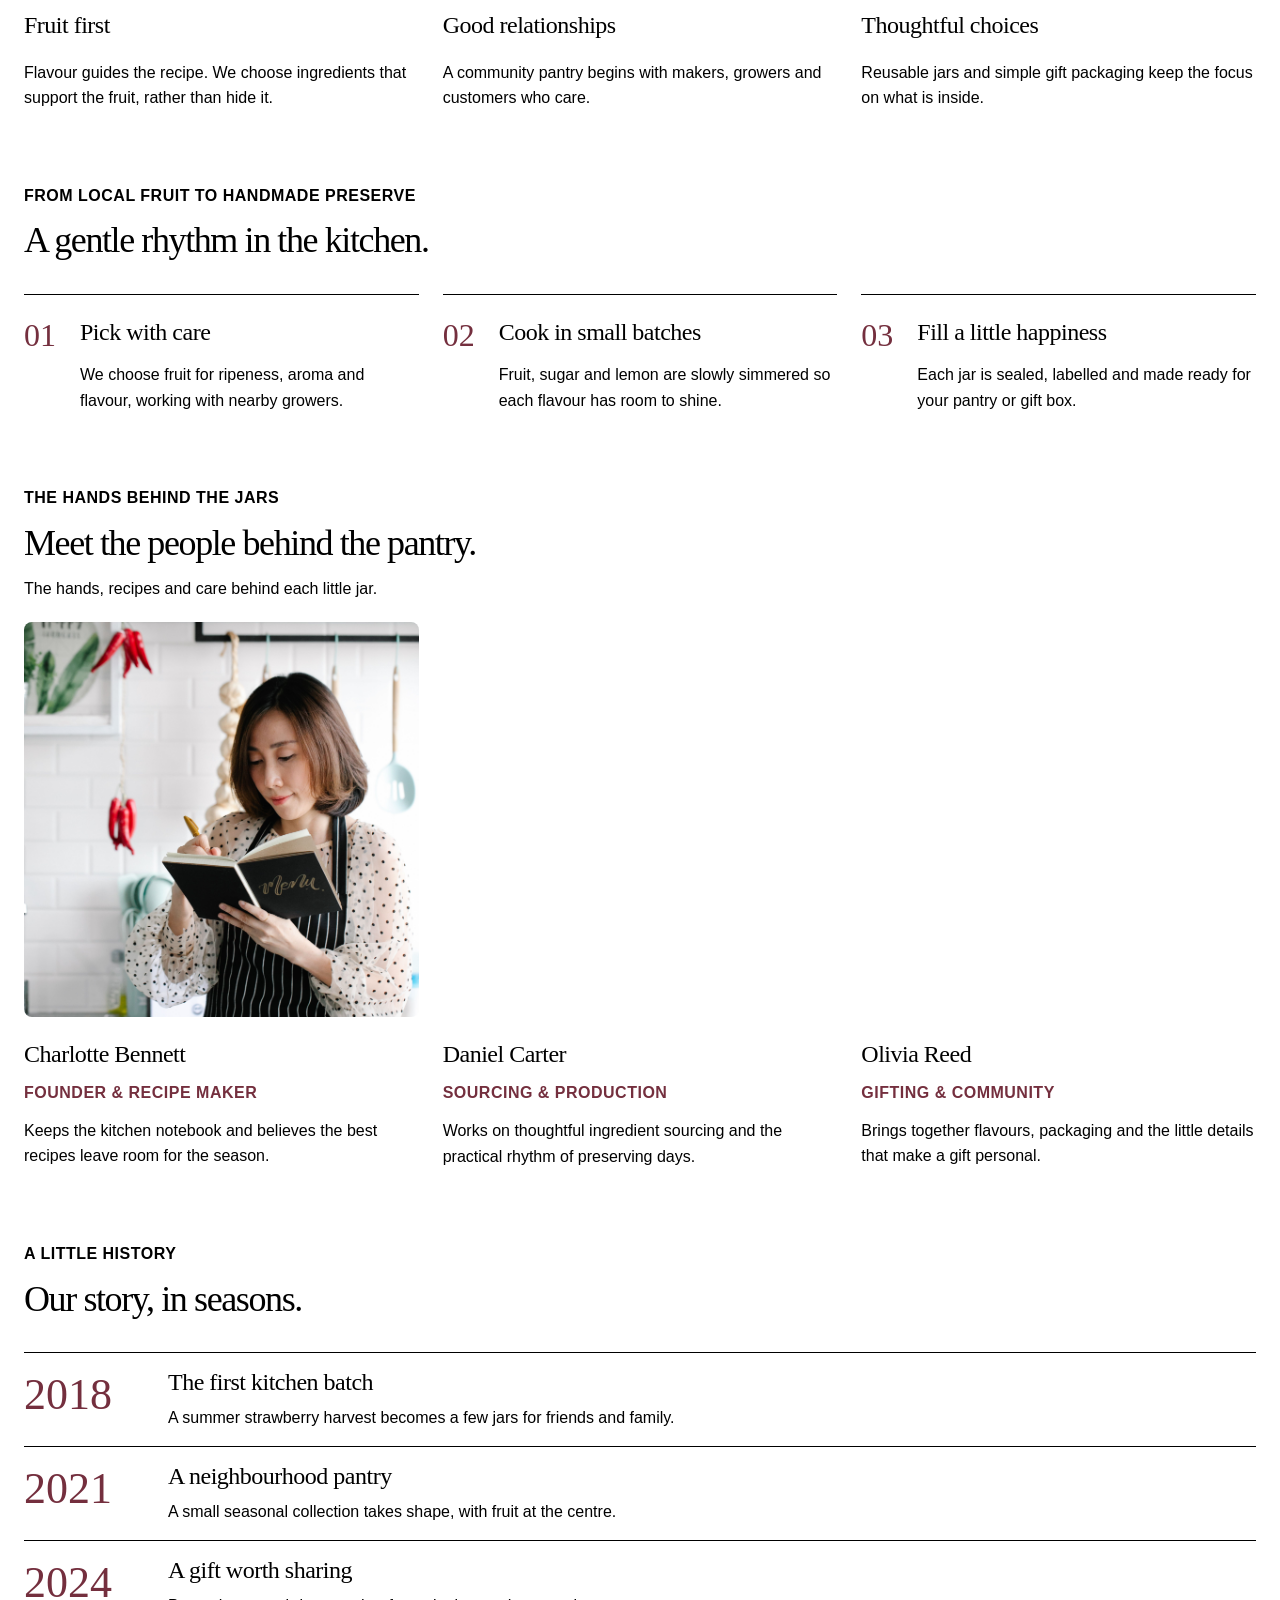
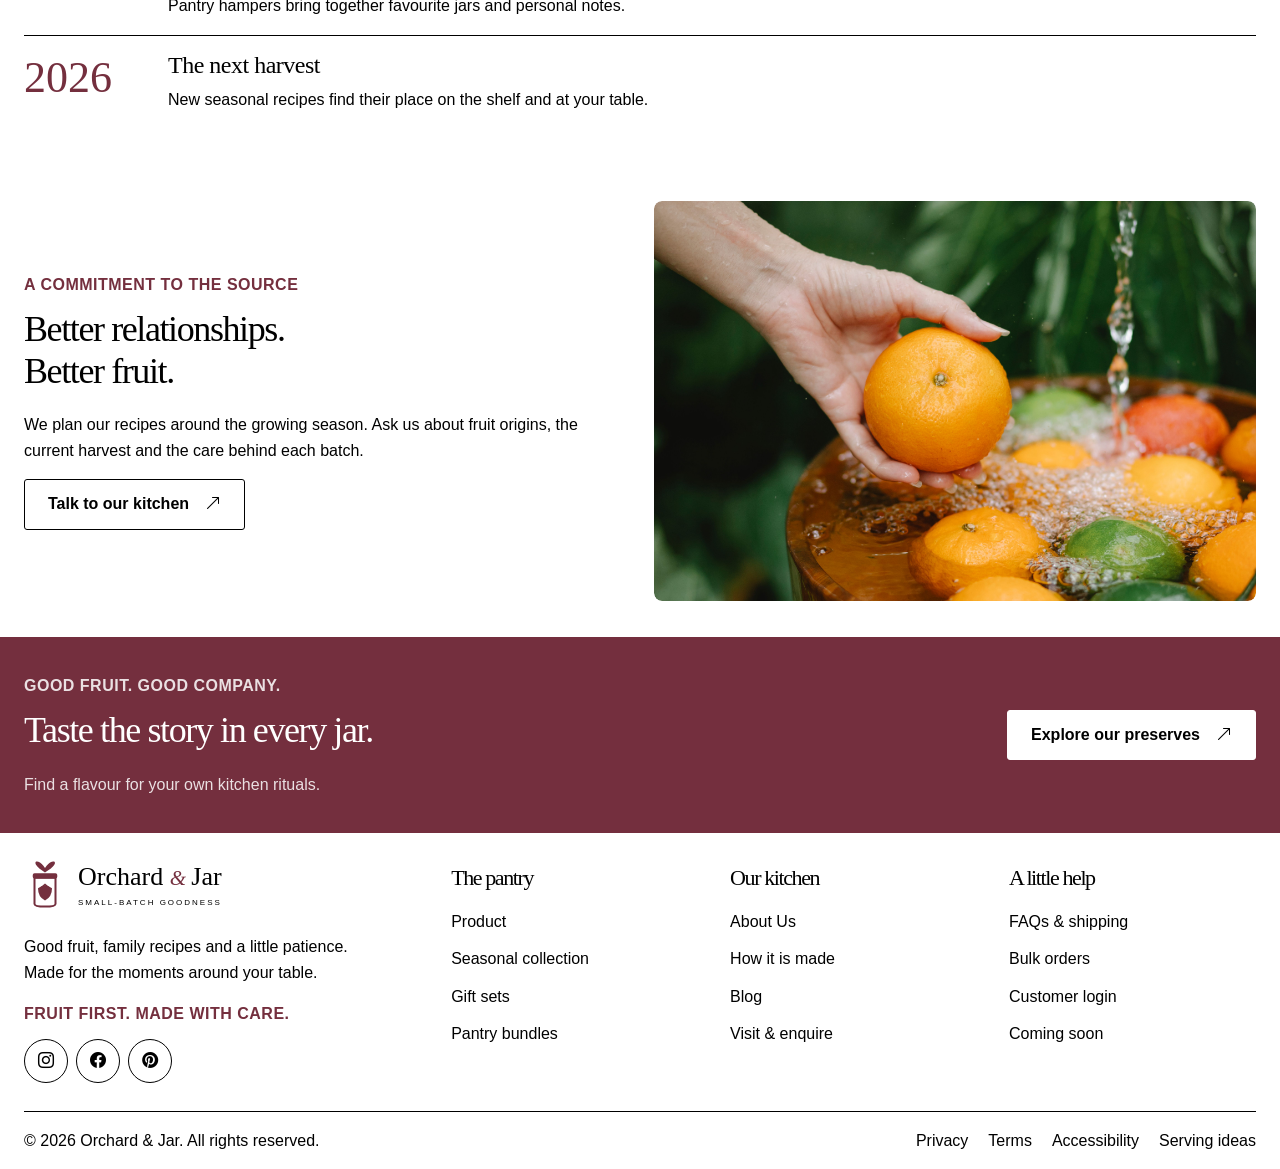
<file: about.html>
<!DOCTYPE html>
<html lang="en" dir="ltr">
  <head>
    <meta charset="UTF-8">
    <meta name="viewport" content="width=device-width, initial-scale=1">
    <title>
      Our Story
      &amp;
      Small-Batch Makers | Orchard
      &amp;
      Jar
    </title>
    <meta name="description" content="Explore our story &amp; small-batch makers at Orchard &amp; Jar, an artisan fruit preserve shop. Discover fruit-led recipes, seasonal flavours and thoughtful">
    <link rel="canonical" href="https://example.com/about.html">
    <meta property="og:type" content="website">
    <meta property="og:title" content="Our Story &amp; Small-Batch Makers | Orchard &amp; Jar">
    <meta property="og:description" content="Explore our story &amp; small-batch makers at Orchard &amp; Jar, an artisan fruit preserve shop. Discover fruit-led recipes, seasonal flavours and thoughtful">
    <meta property="og:url" content="https://example.com/about.html">
    <meta name="theme-color" content="#742f3e">
    <link rel="icon" type="image/svg+xml" href="assets/images/logo.svg">
    <link rel="stylesheet" href="assets/vendor/bootstrap.css">
    <link rel="stylesheet" href="assets/vendor/bootstrap-icons.css">
    <link rel="stylesheet" href="assets/css/style.css">
    <link rel="stylesheet" href="assets/css/responsive.css">
    <link rel="stylesheet" href="assets/css/dark-mode.css">
    <link rel="stylesheet" href="assets/css/rtl.css">
    <link rel="stylesheet" href="assets/css/image-paths.css">
    <link rel="stylesheet" href="assets/css/refinements.css">
    <script src="assets/js/theme-init.js">
    </script>
    <script type="application/ld+json">
      {
        "@context": "https://schema.org",
        "@type": "WebPage",
        "name": "Our Story & Small-Batch Makers",
        "description": "Explore our story & small-batch makers at Orchard & Jar, an artisan fruit preserve shop. Discover fruit-led recipes, seasonal flavours and thoughtful",
        "isPartOf": {
          "@type": "WebSite",
          "name": "Orchard & Jar",
          "url": "https://example.com/"
        }
      }
    </script>
    <script type="application/ld+json">
      {
        "@context": "https://schema.org",
        "@type": "BreadcrumbList",
        "itemListElement": [
          {
            "@type": "ListItem",
            "position": 1,
            "name": "Home",
            "item": "https://example.com/"
          },
          {
            "@type": "ListItem",
            "position": 2,
            "name": "Our Story & Small-Batch Makers",
            "item": "https://example.com/about.html"
          }
        ]
      }
    </script>
    <script src="assets/js/main.js" defer>
    </script>
  </head>
  <body data-page="about.html">
    <a class="skip-link" href="#main">
      Skip to content
    </a>
    <div class="announcement">
      <span>
        Small batches. Big fruit flavour.
      </span>
      <a href="products.html?collection=seasonal">
        Meet the seasonal collection
        <i class="bi bi-arrow-right" aria-hidden="true">
        </i>
      </a>
    </div>
    <header class="site-header">
      <div class="container header-row">
        <a class="brand" href="index.html" aria-label="Orchard and Jar home">
          <img src="assets/images/logo.svg" width="42" height="48" alt="">
          <span>
            Orchard
            <em>
              &
            </em>
            Jar
            <small>
              SMALL-BATCH GOODNESS
            </small>
          </span>
        </a>
        <nav class="main-nav" id="main-nav" aria-label="Main navigation">
          <details class="nav-dropdown">
            <summary>
              Home
            </summary>
            <div>
              <a href="index.html">
                Home 1 · The preserve shop
              </a>
              <a href="home-2.html">
                Home 2 · The orchard pantry
              </a>
            </div>
          </details>
          <a href="products.html">
            Product
          </a>
          <a href="gifting.html">
            Gifting
          </a>
          <a href="bulk-orders.html">
            Bulk orders
          </a>
          <a href="about.html" aria-current="page">
            About Us
          </a>
          <a href="blog.html">
            Blog
          </a>
          <a href="contact.html">
            Contact
          </a>
        </nav>
        <div class="header-tools">
          <button class="icon-button" id="theme-toggle" aria-label="Switch to dark theme">
            <i class="bi bi-moon" aria-hidden="true">
            </i>
          </button>
          <button class="icon-button direction-button" id="direction-toggle" aria-label="Switch to right-to-left layout">
            RTL
          </button>
          <a class="icon-button account-link" href="login.html" aria-label="Customer login">
            <i class="bi bi-person" aria-hidden="true">
            </i>
          </a>
          <button class="icon-button menu-toggle" id="menu-toggle" aria-controls="main-nav" aria-expanded="false" aria-label="Open navigation">
            <i class="bi bi-list" aria-hidden="true">
            </i>
          </button>
        </div>
      </div>
    </header>
    <main id="main">
      <!-- inner-hero has-image -->
      <section class="section inner-hero has-image">
        <div class="container">
          <div class="inner-hero-copy">
            <nav class="breadcrumbs" aria-label="Breadcrumb">
              <a href="index.html">
                Home
              </a>
              <span aria-hidden="true">
                /
              </span>
              <span>
                A kitchen story, worth keeping.
              </span>
            </nav>
            <p class="eyebrow">
              Meet Orchard
              &
              Jar
            </p>
            <h1>
              A kitchen story, worth keeping.
            </h1>
            <p class="hero-description">
              A love of good fruit. A well-worn recipe book. A little patience.
            </p>
          </div>
          <div class="inner-hero-image">
            <img src="assets/images/ki.jpg" alt="A kitchen story, worth keeping." class="" width="1200" height="800" loading="eager" decoding="async">
          </div>
        </div>
      </section>
      <!-- Content section -->
      <section class="section ">
        <div class="container">
          <div class="editorial ">
            <div class="editorial-image">
              <img src="assets/images/k.jpg" alt="It started with&lt;br&gt;one very good batch." class="" width="1200" height="800" loading="lazy" decoding="async">
            </div>
            <div class="editorial-copy">
              <p class="eyebrow">
                Our story
              </p>
              <h2>
                It started with
                <br>
                one very good batch.
              </h2>
              <p>
                Orchard & Jar began with a familiar idea: preserve the best of a season to enjoy a little later. A family kitchen became a neighbourhood pantry, one thoughtfully made jar at a time.
              </p>
              <a class="btn btn-outline" href="about.html">
                Our story
                <i class="bi bi-arrow-up-right" aria-hidden="true">
                </i>
              </a>
            </div>
          </div>
        </div>
      </section>
      <!-- mission-section -->
      <section class="section mission-section">
        <div class="container">
          <div class="mission">
            <p class="eyebrow">
              Our mission
            </p>
            <h2>
              Keep the fruit honest.
              <br>
              Make the everyday special.
            </h2>
            <p>
              We believe a good preserve should taste like the fruit it came from. Our approach keeps recipes simple, batches small and the moments around your table at the heart of everything.
            </p>
          </div>
        </div>
      </section>
      <!-- Content section -->
      <section class="section ">
        <div class="container">
          <div class="section-heading">
            <div>
              <p class="eyebrow">
                What matters to us
              </p>
              <h2>
                Care, from the first pick.
              </h2>
            </div>
          </div>
          <div class="values-grid">
            <article>
              <span class="feature-icon">
                <i class="bi bi-flower1" aria-hidden="true">
                </i>
              </span>
              <h3>
                Fruit first
              </h3>
              <p>
                Flavour guides the recipe. We choose ingredients that support the fruit, rather than hide it.
              </p>
            </article>
            <article>
              <span class="feature-icon">
                <i class="bi bi-people" aria-hidden="true">
                </i>
              </span>
              <h3>
                Good relationships
              </h3>
              <p>
                A community pantry begins with makers, growers and customers who care.
              </p>
            </article>
            <article>
              <span class="feature-icon">
                <i class="bi bi-recycle" aria-hidden="true">
                </i>
              </span>
              <h3>
                Thoughtful choices
              </h3>
              <p>
                Reusable jars and simple gift packaging keep the focus on what is inside.
              </p>
            </article>
          </div>
        </div>
      </section>
      <!-- process -->
      <section class="section " id="process">
        <div class="container">
          <div class="section-heading">
            <div>
              <p class="eyebrow">
                From local fruit to handmade preserve
              </p>
              <h2>
                A gentle rhythm in the kitchen.
              </h2>
            </div>
          </div>
          <ol class="process-list">
            <li>
              <span>
                01
              </span>
              <div>
                <h3>
                  Pick with care
                </h3>
                <p>
                  We choose fruit for ripeness, aroma and flavour, working with nearby growers.
                </p>
              </div>
            </li>
            <li>
              <span>
                02
              </span>
              <div>
                <h3>
                  Cook in small batches
                </h3>
                <p>
                  Fruit, sugar and lemon are slowly simmered so each flavour has room to shine.
                </p>
              </div>
            </li>
            <li>
              <span>
                03
              </span>
              <div>
                <h3>
                  Fill a little happiness
                </h3>
                <p>
                  Each jar is sealed, labelled and made ready for your pantry or gift box.
                </p>
              </div>
            </li>
          </ol>
        </div>
      </section>
      <!-- Content section -->
      <section class="section ">
        <div class="container">
          <div class="section-heading">
            <div>
              <p class="eyebrow">
                The hands behind the jars
              </p>
              <h2>
                Meet the people behind the pantry.
              </h2>
              <p>
                The hands, recipes and care behind each little jar.
              </p>
            </div>
          </div>
          <div class="maker-grid">
            <article>
              <div class="maker-portrait">
                <img src="assets/images/maker-0.jpg" alt="Maker portrait illustration of Charlotte Bennett" class="" width="1200" height="800" loading="lazy" decoding="async">
              </div>
              <h3>
                Charlotte Bennett
              </h3>
              <p class="eyebrow">
                Founder
                &
                recipe maker
              </p>
              <p>
                Keeps the kitchen notebook and believes the best recipes leave room for the season.
              </p>
            </article>
            <article>
              <div class="maker-portrait">
                <img src="assets/images/maker-1.jpg" alt="Maker portrait illustration of Daniel Carter" class="" width="1200" height="800" loading="lazy" decoding="async">
              </div>
              <h3>
                Daniel Carter
              </h3>
              <p class="eyebrow">
                Sourcing
                &
                production
              </p>
              <p>
                Works on thoughtful ingredient sourcing and the practical rhythm of preserving days.
              </p>
            </article>
            <article>
              <div class="maker-portrait">
                <img src="assets/images/maker-2.jpg" alt="Maker portrait illustration of Olivia Reed" class="" width="1200" height="800" loading="lazy" decoding="async">
              </div>
              <h3>
                Olivia Reed
              </h3>
              <p class="eyebrow">
                Gifting
                &
                community
              </p>
              <p>
                Brings together flavours, packaging and the little details that make a gift personal.
              </p>
            </article>
          </div>
        </div>
      </section>
      <!-- timeline-section -->
      <section class="section timeline-section">
        <div class="container">
          <div class="section-heading">
            <div>
              <p class="eyebrow">
                A little history
              </p>
              <h2>
                Our story, in seasons.
              </h2>
            </div>
          </div>
          <ol class="timeline">
            <li>
              <span>
                2018
              </span>
              <div>
                <h3>
                  The first kitchen batch
                </h3>
                <p>
                  A summer strawberry harvest becomes a few jars for friends and family.
                </p>
              </div>
            </li>
            <li>
              <span>
                2021
              </span>
              <div>
                <h3>
                  A neighbourhood pantry
                </h3>
                <p>
                  A small seasonal collection takes shape, with fruit at the centre.
                </p>
              </div>
            </li>
            <li>
              <span>
                2024
              </span>
              <div>
                <h3>
                  A gift worth sharing
                </h3>
                <p>
                  Pantry hampers bring together favourite jars and personal notes.
                </p>
              </div>
            </li>
            <li>
              <span>
                2026
              </span>
              <div>
                <h3>
                  The next harvest
                </h3>
                <p>
                  New seasonal recipes find their place on the shelf and at your table.
                </p>
              </div>
            </li>
          </ol>
        </div>
      </section>
      <!-- sourcing -->
      <section class="section " id="sourcing">
        <div class="container">
          <div class="editorial reverse">
            <div class="editorial-image">
              <img src="assets/images/br.jpg" alt="Better relationships.&lt;br&gt;Better fruit." class="" width="1200" height="800" loading="lazy" decoding="async">
            </div>
            <div class="editorial-copy">
              <p class="eyebrow">
                A commitment to the source
              </p>
              <h2>
                Better relationships.
                <br>
                Better fruit.
              </h2>
              <p>
                We plan our recipes around the growing season. Ask us about fruit origins, the current harvest and the care behind each batch.
              </p>
              <a class="btn btn-outline" href="contact.html">
                Talk to our kitchen
                <i class="bi bi-arrow-up-right" aria-hidden="true">
                </i>
              </a>
            </div>
          </div>
        </div>
      </section>
     
      <!-- cta -->
      <section class="section cta">
        <div class="container">
          <div class="cta-copy">
            <p class="eyebrow">
              Good fruit. Good company.
            </p>
            <h2>
              Taste the story in every jar.
            </h2>
            <p>
              Find a flavour for your own kitchen rituals.
            </p>
          </div>
          <a class="btn btn-primary" href="products.html">
            Explore our preserves
            <i class="bi bi-arrow-up-right" aria-hidden="true">
            </i>
          </a>
        </div>
      </section>
    </main>
    <footer class="site-footer">
      <div class="container">
        <div class="footer-grid">
          <div>
            <a class="brand" href="index.html">
              <img src="assets/images/logo.svg" width="42" height="48" alt="">
              <span>
                Orchard
                <em>
                  &
                </em>
                Jar
                <small>
                  SMALL-BATCH GOODNESS
                </small>
              </span>
            </a>
            <p>
              Good fruit, family recipes and a little patience. Made for the moments around your table.
            </p>
            <p class="eyebrow">
              Fruit first. Made with care.
            </p>
            <div class="social-links">
              <a href="contact.html#social" aria-label="Instagram information">
                <i class="bi bi-instagram" aria-hidden="true">
                </i>
              </a>
              <a href="contact.html#social" aria-label="Facebook information">
                <i class="bi bi-facebook" aria-hidden="true">
                </i>
              </a>
              <a href="contact.html#social" aria-label="Pinterest information">
                <i class="bi bi-pinterest" aria-hidden="true">
                </i>
              </a>
            </div>
          </div>
          <div>
            <h2>
              The pantry
            </h2>
            <a href="products.html">
              Product
            </a>
            <a href="products.html?collection=seasonal">
              Seasonal collection
            </a>
            <a href="gifting.html">
              Gift sets
            </a>
            <a href="pricing.html">
              Pantry bundles
            </a>
          </div>
          <div>
            <h2>
              Our kitchen
            </h2>
            <a href="about.html">
              About Us
            </a>
            <a href="about.html#process">
              How it is made
            </a>
            <a href="blog.html">
              Blog
            </a>
            <a href="contact.html">
              Visit
              &
              enquire
            </a>
          </div>
          <div>
            <h2>
              A little help
            </h2>
            <a href="contact.html#faq">
              FAQs
              &
              shipping
            </a>
            <a href="bulk-orders.html">
              Bulk orders
            </a>
            <a href="login.html">
              Customer login
            </a>
            <a href="coming-soon.html">
              Coming soon
            </a>
          </div>
        </div>
        <div class="footer-bottom">
          <p>
            ©
            <span data-year>
              2026
            </span>
            Orchard
            &
            Jar. All rights reserved.
          </p>
          <div>
            <a href="privacy.html">
              Privacy
            </a>
            <a href="terms.html">
              Terms
            </a>
            <a href="accessibility.html">
              Accessibility
            </a>
            <a href="blog.html">
              Serving ideas
            </a>
          </div>
        </div>
      </div>
    </footer>
  </body>
</html>
</file>
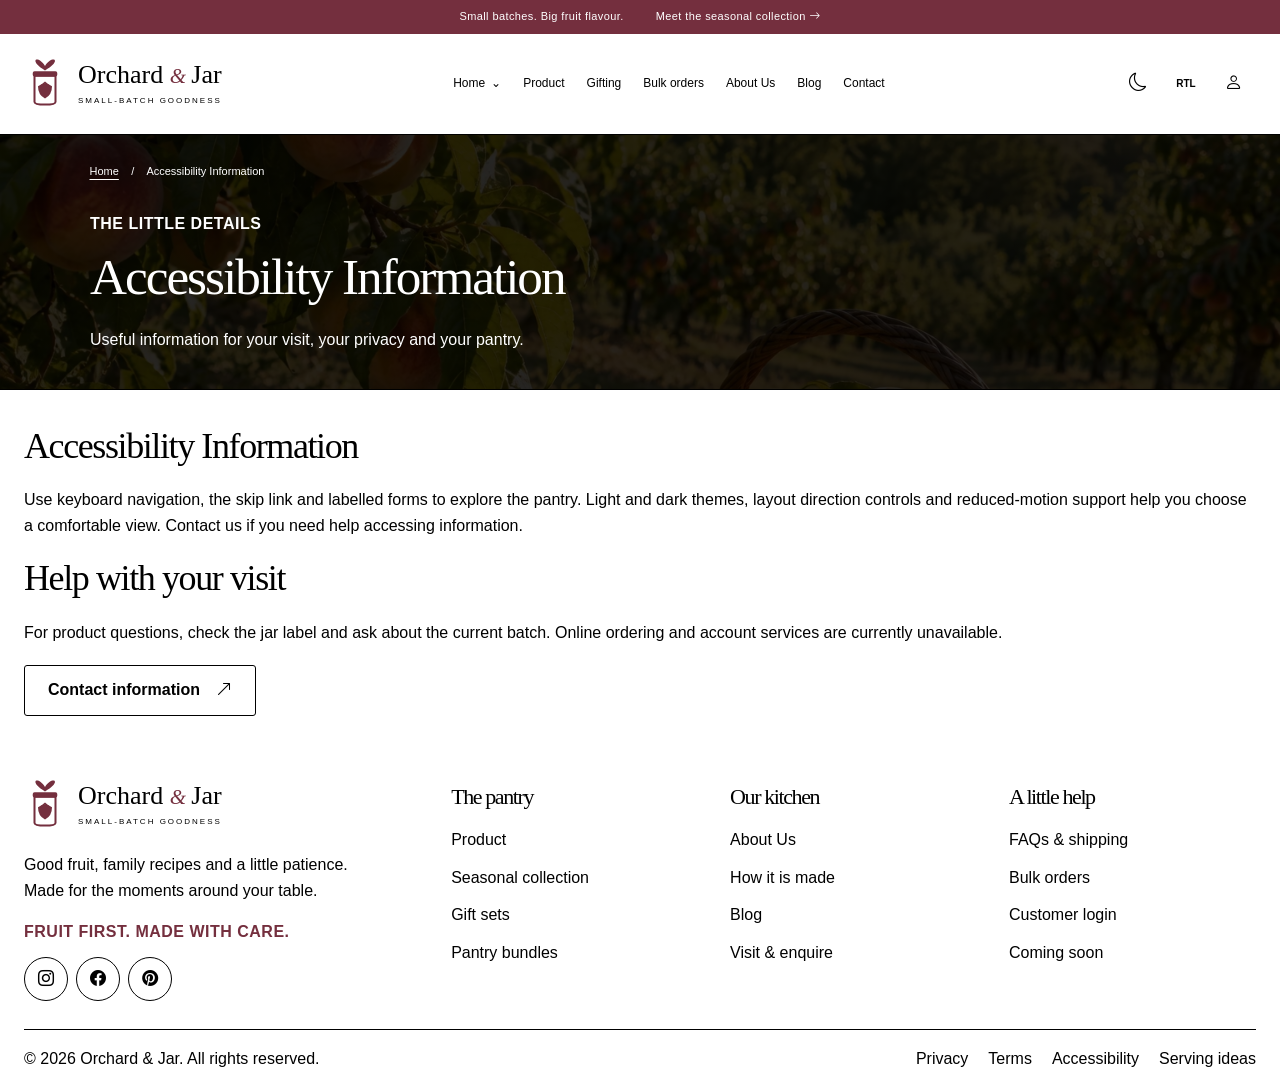
<file: accessibility.html>
<!DOCTYPE html>
<html lang="en" dir="ltr">
  <head>
    <meta charset="UTF-8">
    <meta name="viewport" content="width=device-width, initial-scale=1">
    <title>
      Accessibility Information | Orchard
      &amp;
      Jar
    </title>
    <meta name="description" content="Explore accessibility information at Orchard &amp; Jar, an artisan fruit preserve shop. Discover fruit-led recipes, seasonal flavours and thoughtful pant">
    <link rel="canonical" href="https://example.com/accessibility.html">
    <meta property="og:type" content="website">
    <meta property="og:title" content="Accessibility Information | Orchard &amp; Jar">
    <meta property="og:description" content="Explore accessibility information at Orchard &amp; Jar, an artisan fruit preserve shop. Discover fruit-led recipes, seasonal flavours and thoughtful pant">
    <meta property="og:url" content="https://example.com/accessibility.html">
    <meta name="theme-color" content="#742f3e">
    <link rel="icon" type="image/svg+xml" href="assets/images/logo.svg">
    <link rel="stylesheet" href="assets/vendor/bootstrap.css">
    <link rel="stylesheet" href="assets/vendor/bootstrap-icons.css">
    <link rel="stylesheet" href="assets/css/style.css">
    <link rel="stylesheet" href="assets/css/responsive.css">
    <link rel="stylesheet" href="assets/css/dark-mode.css">
    <link rel="stylesheet" href="assets/css/rtl.css">
    <link rel="stylesheet" href="assets/css/image-paths.css">
    <link rel="stylesheet" href="assets/css/refinements.css">
    <script src="assets/js/theme-init.js">
    </script>
    <script type="application/ld+json">
      {
        "@context": "https://schema.org",
        "@type": "WebPage",
        "name": "Accessibility Information",
        "description": "Explore accessibility information at Orchard & Jar, an artisan fruit preserve shop. Discover fruit-led recipes, seasonal flavours and thoughtful pant",
        "isPartOf": {
          "@type": "WebSite",
          "name": "Orchard & Jar",
          "url": "https://example.com/"
        }
      }
    </script>
    <script type="application/ld+json">
      {
        "@context": "https://schema.org",
        "@type": "BreadcrumbList",
        "itemListElement": [
          {
            "@type": "ListItem",
            "position": 1,
            "name": "Home",
            "item": "https://example.com/"
          },
          {
            "@type": "ListItem",
            "position": 2,
            "name": "Accessibility Information",
            "item": "https://example.com/accessibility.html"
          }
        ]
      }
    </script>
    <script src="assets/js/main.js" defer>
    </script>
  </head>
  <body data-page="accessibility.html">
    <a class="skip-link" href="#main">
      Skip to content
    </a>
    <div class="announcement">
      <span>
        Small batches. Big fruit flavour.
      </span>
      <a href="products.html?collection=seasonal">
        Meet the seasonal collection
        <i class="bi bi-arrow-right" aria-hidden="true">
        </i>
      </a>
    </div>
    <header class="site-header">
      <div class="container header-row">
        <a class="brand" href="index.html" aria-label="Orchard and Jar home">
          <img src="assets/images/logo.svg" width="42" height="48" alt="">
          <span>
            Orchard
            <em>
              &
            </em>
            Jar
            <small>
              SMALL-BATCH GOODNESS
            </small>
          </span>
        </a>
        <nav class="main-nav" id="main-nav" aria-label="Main navigation">
          <details class="nav-dropdown">
            <summary>
              Home
            </summary>
            <div>
              <a href="index.html">
                Home 1 · The preserve shop
              </a>
              <a href="home-2.html">
                Home 2 · The orchard pantry
              </a>
            </div>
          </details>
          <a href="products.html">
            Product
          </a>
          <a href="gifting.html">
            Gifting
          </a>
          <a href="bulk-orders.html">
            Bulk orders
          </a>
          <a href="about.html">
            About Us
          </a>
          <a href="blog.html">
            Blog
          </a>
          <a href="contact.html">
            Contact
          </a>
        </nav>
        <div class="header-tools">
          <button class="icon-button" id="theme-toggle" aria-label="Switch to dark theme">
            <i class="bi bi-moon" aria-hidden="true">
            </i>
          </button>
          <button class="icon-button direction-button" id="direction-toggle" aria-label="Switch to right-to-left layout">
            RTL
          </button>
          <a class="icon-button account-link" href="login.html" aria-label="Customer login">
            <i class="bi bi-person" aria-hidden="true">
            </i>
          </a>
          <button class="icon-button menu-toggle" id="menu-toggle" aria-controls="main-nav" aria-expanded="false" aria-label="Open navigation">
            <i class="bi bi-list" aria-hidden="true">
            </i>
          </button>
        </div>
      </div>
    </header>
    <main id="main">
      <!-- inner-hero -->
      <section class="section inner-hero ">
        <div class="container">
          <div class="inner-hero-copy">
            <nav class="breadcrumbs" aria-label="Breadcrumb">
              <a href="index.html">
                Home
              </a>
              <span aria-hidden="true">
                /
              </span>
              <span>
                Accessibility Information
              </span>
            </nav>
            <p class="eyebrow">
              The little details
            </p>
            <h1>
              Accessibility Information
            </h1>
            <p class="hero-description">
              Useful information for your visit, your privacy and your pantry.
            </p>
          </div>
        </div>
      </section>
      <!-- Content section -->
      <section class="section ">
        <div class="container">
          <div class="legal-copy">
            <h2>
              Accessibility Information
            </h2>
            <p>
              Use keyboard navigation, the skip link and labelled forms to explore the pantry. Light and dark themes, layout direction controls and reduced-motion support help you choose a comfortable view. Contact us if you need help accessing information.
            </p>
            <h2>
              Help with your visit
            </h2>
            <p>
              For product questions, check the jar label and ask about the current batch. Online ordering and account services are currently unavailable.
            </p>
            <a class="btn btn-outline" href="contact.html">
              Contact information
              <i class="bi bi-arrow-up-right" aria-hidden="true">
              </i>
            </a>
          </div>
        </div>
      </section>
    </main>
    <footer class="site-footer">
      <div class="container">
        <div class="footer-grid">
          <div>
            <a class="brand" href="index.html">
              <img src="assets/images/logo.svg" width="42" height="48" alt="">
              <span>
                Orchard
                <em>
                  &
                </em>
                Jar
                <small>
                  SMALL-BATCH GOODNESS
                </small>
              </span>
            </a>
            <p>
              Good fruit, family recipes and a little patience. Made for the moments around your table.
            </p>
            <p class="eyebrow">
              Fruit first. Made with care.
            </p>
            <div class="social-links">
              <a href="contact.html#social" aria-label="Instagram information">
                <i class="bi bi-instagram" aria-hidden="true">
                </i>
              </a>
              <a href="contact.html#social" aria-label="Facebook information">
                <i class="bi bi-facebook" aria-hidden="true">
                </i>
              </a>
              <a href="contact.html#social" aria-label="Pinterest information">
                <i class="bi bi-pinterest" aria-hidden="true">
                </i>
              </a>
            </div>
          </div>
          <div>
            <h2>
              The pantry
            </h2>
            <a href="products.html">
              Product
            </a>
            <a href="products.html?collection=seasonal">
              Seasonal collection
            </a>
            <a href="gifting.html">
              Gift sets
            </a>
            <a href="pricing.html">
              Pantry bundles
            </a>
          </div>
          <div>
            <h2>
              Our kitchen
            </h2>
            <a href="about.html">
              About Us
            </a>
            <a href="about.html#process">
              How it is made
            </a>
            <a href="blog.html">
              Blog
            </a>
            <a href="contact.html">
              Visit
              &
              enquire
            </a>
          </div>
          <div>
            <h2>
              A little help
            </h2>
            <a href="contact.html#faq">
              FAQs
              &
              shipping
            </a>
            <a href="bulk-orders.html">
              Bulk orders
            </a>
            <a href="login.html">
              Customer login
            </a>
            <a href="coming-soon.html">
              Coming soon
            </a>
          </div>
        </div>
        <div class="footer-bottom">
          <p>
            ©
            <span data-year>
              2026
            </span>
            Orchard
            &
            Jar. All rights reserved.
          </p>
          <div>
            <a href="privacy.html">
              Privacy
            </a>
            <a href="terms.html">
              Terms
            </a>
            <a href="accessibility.html">
              Accessibility
            </a>
            <a href="blog.html">
              Serving ideas
            </a>
          </div>
        </div>
      </div>
    </footer>
  </body>
</html>
</file>
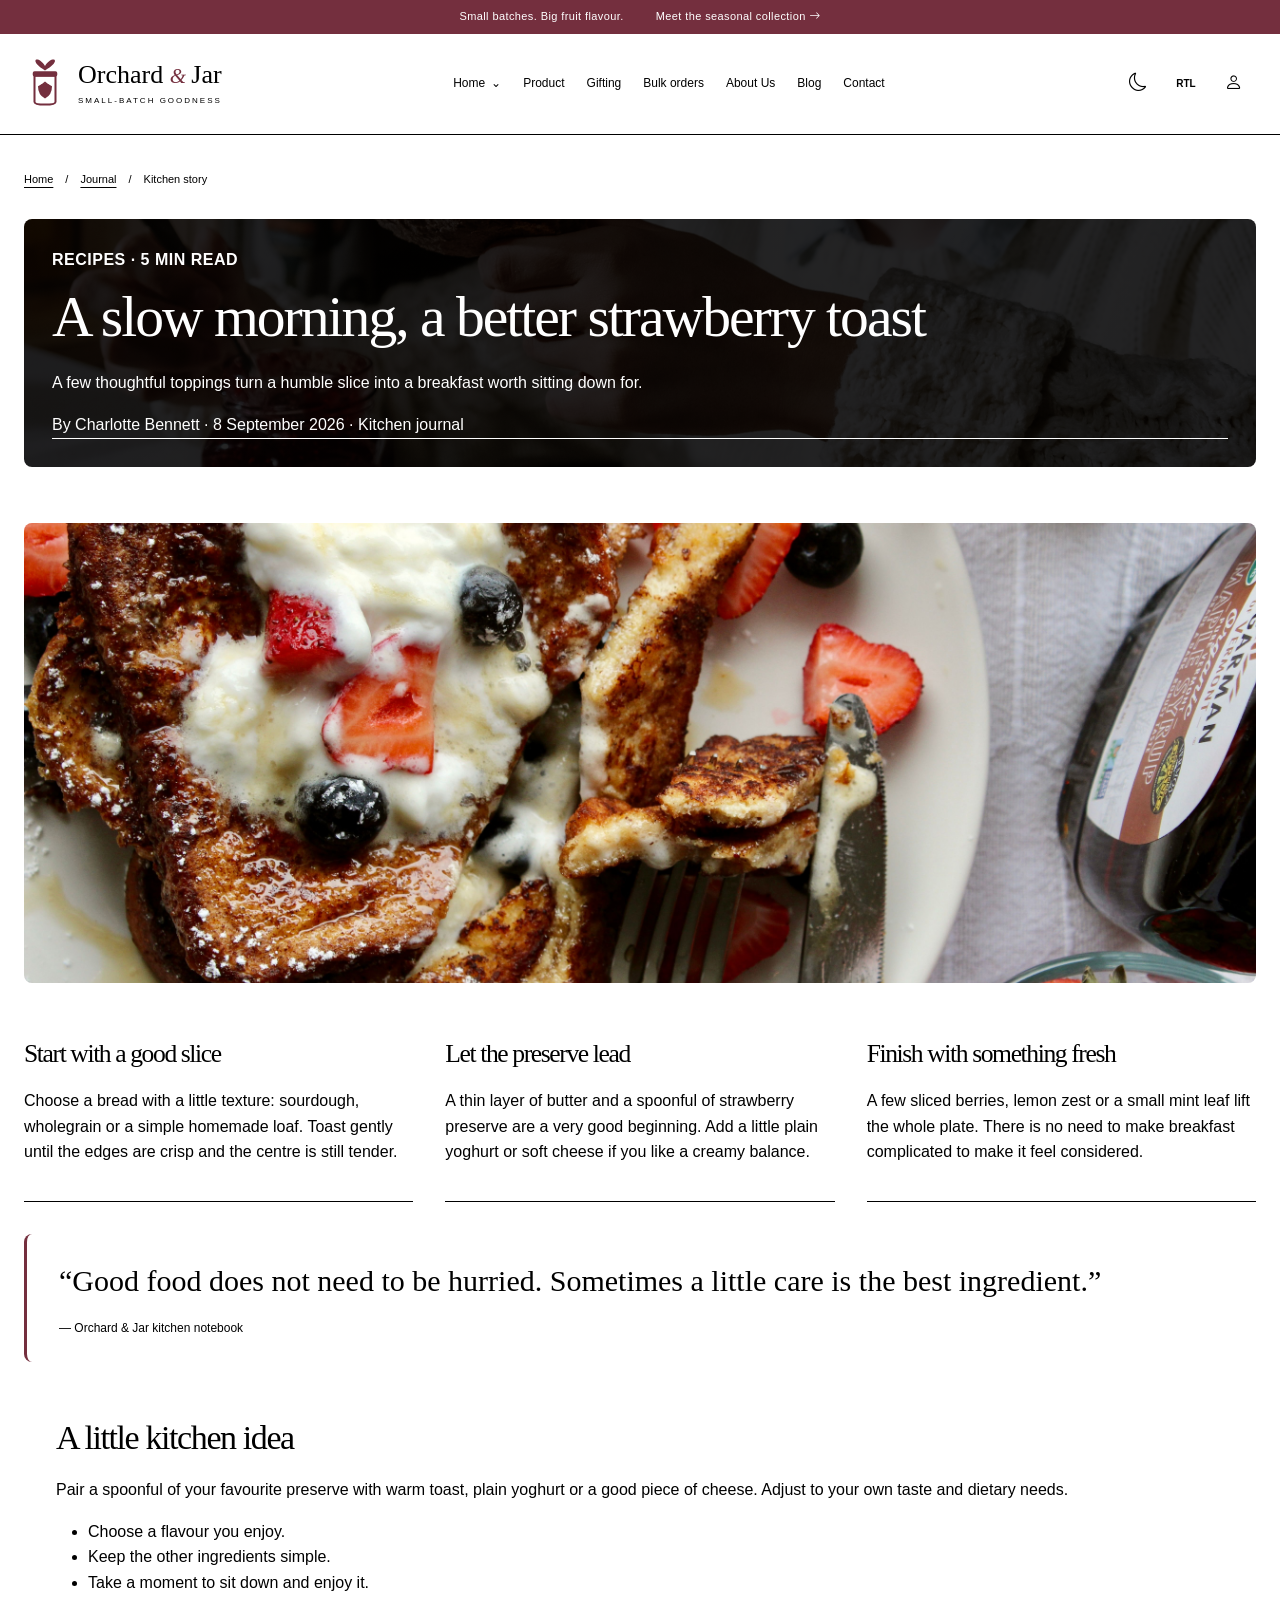
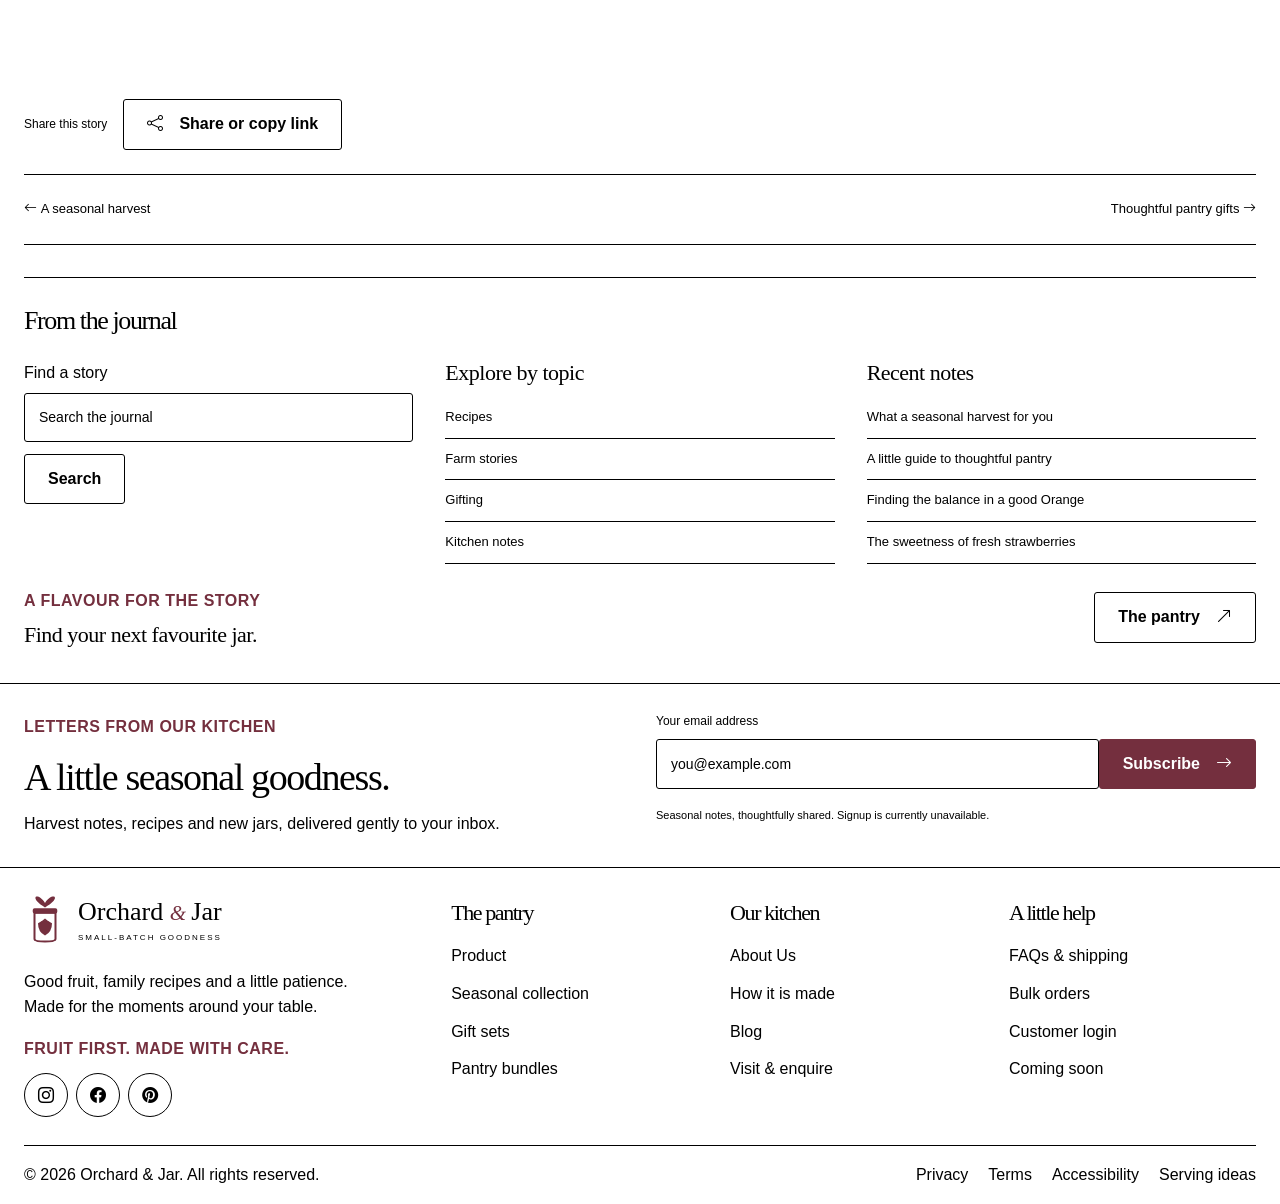
<file: blog-details.html>
<!DOCTYPE html>
<html lang="en" dir="ltr">
  <head>
    <meta charset="UTF-8">
    <meta name="viewport" content="width=device-width, initial-scale=1">
    <title>
      A Story From Our Kitchen Journal | Orchard
      &amp;
      Jar
    </title>
    <meta name="description" content="Explore a story from our kitchen journal at Orchard &amp; Jar, an artisan fruit preserve shop. Discover fruit-led recipes, seasonal flavours and thoughtf">
    <link rel="canonical" href="https://example.com/blog-details.html">
    <meta property="og:type" content="website">
    <meta property="og:title" content="A Story From Our Kitchen Journal | Orchard &amp; Jar">
    <meta property="og:description" content="Explore a story from our kitchen journal at Orchard &amp; Jar, an artisan fruit preserve shop. Discover fruit-led recipes, seasonal flavours and thoughtf">
    <meta property="og:url" content="https://example.com/blog-details.html">
    <meta name="theme-color" content="#742f3e">
    <link rel="icon" type="image/svg+xml" href="assets/images/logo.svg">
    <link rel="stylesheet" href="assets/vendor/bootstrap.css">
    <link rel="stylesheet" href="assets/vendor/bootstrap-icons.css">
    <link rel="stylesheet" href="assets/css/style.css">
    <link rel="stylesheet" href="assets/css/responsive.css">
    <link rel="stylesheet" href="assets/css/dark-mode.css">
    <link rel="stylesheet" href="assets/css/rtl.css">
    <link rel="stylesheet" href="assets/css/image-paths.css">
    <link rel="stylesheet" href="assets/css/refinements.css">
    <script src="assets/js/theme-init.js">
    </script>
    <script type="application/ld+json">
      {
        "@context": "https://schema.org",
        "@type": "BlogPosting",
        "headline": "A slow morning, a better strawberry toast",
        "author": {
          "@type": "Person",
          "name": "Charlotte Bennett \u2014 kitchen author"
        },
        "datePublished": "2026-09-08",
        "description": "A few thoughtful toppings turn a humble slice into a breakfast worth sitting down for."
      }
    </script>
    <script type="application/ld+json">
      {
        "@context": "https://schema.org",
        "@type": "BreadcrumbList",
        "itemListElement": [
          {
            "@type": "ListItem",
            "position": 1,
            "name": "Home",
            "item": "https://example.com/"
          },
          {
            "@type": "ListItem",
            "position": 2,
            "name": "A Story From Our Kitchen Journal",
            "item": "https://example.com/blog-details.html"
          }
        ]
      }
    </script>
    <script src="assets/js/main.js" defer>
    </script>
  </head>
  <body data-page="blog-details.html">
    <a class="skip-link" href="#main">
      Skip to content
    </a>
    <div class="announcement">
      <span>
        Small batches. Big fruit flavour.
      </span>
      <a href="products.html?collection=seasonal">
        Meet the seasonal collection
        <i class="bi bi-arrow-right" aria-hidden="true">
        </i>
      </a>
    </div>
    <header class="site-header">
      <div class="container header-row">
        <a class="brand" href="index.html" aria-label="Orchard and Jar home">
          <img src="assets/images/logo.svg" width="42" height="48" alt="">
          <span>
            Orchard
            <em>
              &
            </em>
            Jar
            <small>
              SMALL-BATCH GOODNESS
            </small>
          </span>
        </a>
        <nav class="main-nav" id="main-nav" aria-label="Main navigation">
          <details class="nav-dropdown">
            <summary>
              Home
            </summary>
            <div>
              <a href="index.html">
                Home 1 · The preserve shop
              </a>
              <a href="home-2.html">
                Home 2 · The orchard pantry
              </a>
            </div>
          </details>
          <a href="products.html">
            Product
          </a>
          <a href="gifting.html">
            Gifting
          </a>
          <a href="bulk-orders.html">
            Bulk orders
          </a>
          <a href="about.html">
            About Us
          </a>
          <a href="blog.html">
            Blog
          </a>
          <a href="contact.html">
            Contact
          </a>
        </nav>
        <div class="header-tools">
          <button class="icon-button" id="theme-toggle" aria-label="Switch to dark theme">
            <i class="bi bi-moon" aria-hidden="true">
            </i>
          </button>
          <button class="icon-button direction-button" id="direction-toggle" aria-label="Switch to right-to-left layout">
            RTL
          </button>
          <a class="icon-button account-link" href="login.html" aria-label="Customer login">
            <i class="bi bi-person" aria-hidden="true">
            </i>
          </a>
          <button class="icon-button menu-toggle" id="menu-toggle" aria-controls="main-nav" aria-expanded="false" aria-label="Open navigation">
            <i class="bi bi-list" aria-hidden="true">
            </i>
          </button>
        </div>
      </div>
    </header>
    <main id="main">
      <!-- Content section -->
      <section class="section ">
        <div class="container">
          <nav class="breadcrumbs" aria-label="Breadcrumb">
            <a href="index.html">
              Home
            </a>
            <span>
              /
            </span>
            <a href="blog.html">
              Journal
            </a>
            <span>
              /
            </span>
            <span>
              Kitchen story
            </span>
          </nav>
          <div class="article-layout">
            <article class="article-body" data-article="strawberry">
              <div class="page-heading article-heading">
<p class="eyebrow">
                Recipes · 5 min read
              </p>
              <h1>
                A slow morning, a better strawberry toast
              </h1>
              <p class="article-lead">
                A few thoughtful toppings turn a humble slice into a breakfast worth sitting down for.
              </p>
              <p class="article-meta">
                By Charlotte Bennett ·
                <time>
                  8 September 2026
                </time>
                · Kitchen journal
              </p>
</div>
              <img src="assets/images/b8.jpg" alt="A slow morning, a better strawberry toast" class="article-cover" width="1200" height="800" loading="eager" decoding="async">
              <section>
                <h2>
                  Start with a good slice
                </h2>
                <p>
                  Choose a bread with a little texture: sourdough, wholegrain or a simple homemade loaf. Toast gently until the edges are crisp and the centre is still tender.
                </p>
              </section>
              <section>
                <h2>
                  Let the preserve lead
                </h2>
                <p>
                  A thin layer of butter and a spoonful of strawberry preserve are a very good beginning. Add a little plain yoghurt or soft cheese if you like a creamy balance.
                </p>
              </section>
              <section>
                <h2>
                  Finish with something fresh
                </h2>
                <p>
                  A few sliced berries, lemon zest or a small mint leaf lift the whole plate. There is no need to make breakfast complicated to make it feel considered.
                </p>
              </section>
              <blockquote class="article-quote">
                “Good food does not need to be hurried. Sometimes a little care is the best ingredient.”
                <cite>
                  — Orchard & Jar kitchen notebook
                </cite>
              </blockquote>
              <aside class="recipe-note">
                <h2>
                  A little kitchen idea
                </h2>
                <p>
                  Pair a spoonful of your favourite preserve with warm toast, plain yoghurt or a good piece of cheese. Adjust to your own taste and dietary needs.
                </p>
                <ul>
                  <li>
                    Choose a flavour you enjoy.
                  </li>
                  <li>
                    Keep the other ingredients simple.
                  </li>
                  <li>
                    Take a moment to sit down and enjoy it.
                  </li>
                </ul>
              </aside>
              <div class="article-sharing">
                <span>
                  Share this story
                </span>
                <button type="button" class="btn btn-outline share-article">
                  <i class="bi bi-share" aria-hidden="true">
                  </i>
                  Share or copy link
                </button>
                <span class="share-status" role="status">
                </span>
              </div>
              <nav class="article-navigation" aria-label="Other stories">
                <a href="blog-details.html?article=harvest">
                  <i class="bi bi-arrow-left" aria-hidden="true">
                  </i>
                  A seasonal harvest
                </a>
                <a href="blog-details.html?article=gifting">
                  Thoughtful pantry gifts
                  <i class="bi bi-arrow-right" aria-hidden="true">
                  </i>
                </a>
              </nav>
            </article>
            <article class="article-body" data-article="harvest" hidden>
              <div class="page-heading article-heading">
<p class="eyebrow">
                Farm stories · 4 min read
              </p>
              <h1>
                What a seasonal harvest means for your jar
              </h1>
              <p class="article-lead">
                Why we plan our preserving days around the fruit, rather than the calendar.
              </p>
              <p class="article-meta">
                By Charlotte Bennett ·
                <time>
                  18 September 2026
                </time>
                · Kitchen journal
              </p>
</div>
              <img src="assets/images/b2.jpg" alt="What a seasonal harvest means for your jar" class="article-cover" width="1200" height="800" loading="eager" decoding="async">
              <section>
                <h2>
                  The fruit sets the pace
                </h2>
                <p>
                  A ripe peach or a fragrant berry tells a maker more than a calendar can. Seasonal preserving begins by paying attention to what is ready, and choosing fruit for flavour.
                </p>
              </section>
              <section>
                <h2>
                  A collection that changes
                </h2>
                <p>
                  A seasonal pantry will not look exactly the same every month. The small changes are part of its character, leaving room for a good harvest and an unexpected favourite.
                </p>
              </section>
              <section>
                <h2>
                  Ask about the source
                </h2>
                <p>
                  Getting to know the harvest begins with simple questions: where was the fruit grown, when was it picked, and what makes this season different?
                </p>
              </section>
              <blockquote class="article-quote">
                “Good food does not need to be hurried. Sometimes a little care is the best ingredient.”
                <cite>
                  — Orchard & Jar kitchen notebook
                </cite>
              </blockquote>
              <aside class="recipe-note">
                <h2>
                  A little kitchen idea
                </h2>
                <p>
                  Pair a spoonful of your favourite preserve with warm toast, plain yoghurt or a good piece of cheese. Adjust to your own taste and dietary needs.
                </p>
                <ul>
                  <li>
                    Choose a flavour you enjoy.
                  </li>
                  <li>
                    Keep the other ingredients simple.
                  </li>
                  <li>
                    Take a moment to sit down and enjoy it.
                  </li>
                </ul>
              </aside>
              <div class="article-sharing">
                <span>
                  Share this story
                </span>
                <button type="button" class="btn btn-outline share-article">
                  <i class="bi bi-share" aria-hidden="true">
                  </i>
                  Share or copy link
                </button>
                <span class="share-status" role="status">
                </span>
              </div>
              <nav class="article-navigation" aria-label="Other stories">
                <a href="blog-details.html?article=harvest">
                  <i class="bi bi-arrow-left" aria-hidden="true">
                  </i>
                  A seasonal harvest
                </a>
                <a href="blog-details.html?article=gifting">
                  Thoughtful pantry gifts
                  <i class="bi bi-arrow-right" aria-hidden="true">
                  </i>
                </a>
              </nav>
            </article>
            <article class="article-body" data-article="gifting" hidden>
              <div class="page-heading article-heading">
<p class="eyebrow">
                Gifting · 6 min read
              </p>
              <h1>
                A little guide to thoughtful pantry gifts
              </h1>
              <p class="article-lead">
                Choose flavours, pairings and a handwritten note for a gift that feels personal.
              </p>
              <p class="article-meta">
                By Charlotte Bennett ·
                <time>
                  25 September 2026
                </time>
                · Kitchen journal
              </p>
</div>
              <img src="assets/images/b3.jpg" alt="A little guide to thoughtful pantry gifts" class="article-cover" width="1200" height="800" loading="eager" decoding="async">
              <section>
                <h2>
                  Begin with their table
                </h2>
                <p>
                  Think about the breakfasts, snacks and little gatherings your recipient enjoys. A bright berry preserve suits toast lovers; fig is a natural idea for someone who enjoys cheese.
                </p>
              </section>
              <section>
                <h2>
                  Choose a little variety
                </h2>
                <p>
                  Pair one familiar flavour with something a little different. A berry, a citrus and an orchard preserve make an easy, balanced trio without overwhelming the gift.
                </p>
              </section>
              <section>
                <h2>
                  Let the note do the talking
                </h2>
                <p>
                  A short, specific message makes a pantry gift feel personal. Tell them why you chose it, and leave room for a simple moment of enjoyment.
                </p>
              </section>
              <blockquote class="article-quote">
                “Good food does not need to be hurried. Sometimes a little care is the best ingredient.”
                <cite>
                  — Orchard & Jar kitchen notebook
                </cite>
              </blockquote>
              <aside class="recipe-note">
                <h2>
                  A little kitchen idea
                </h2>
                <p>
                  Pair a spoonful of your favourite preserve with warm toast, plain yoghurt or a good piece of cheese. Adjust to your own taste and dietary needs.
                </p>
                <ul>
                  <li>
                    Choose a flavour you enjoy.
                  </li>
                  <li>
                    Keep the other ingredients simple.
                  </li>
                  <li>
                    Take a moment to sit down and enjoy it.
                  </li>
                </ul>
              </aside>
              <div class="article-sharing">
                <span>
                  Share this story
                </span>
                <button type="button" class="btn btn-outline share-article">
                  <i class="bi bi-share" aria-hidden="true">
                  </i>
                  Share or copy link
                </button>
                <span class="share-status" role="status">
                </span>
              </div>
              <nav class="article-navigation" aria-label="Other stories">
                <a href="blog-details.html?article=harvest">
                  <i class="bi bi-arrow-left" aria-hidden="true">
                  </i>
                  A seasonal harvest
                </a>
                <a href="blog-details.html?article=gifting">
                  Thoughtful pantry gifts
                  <i class="bi bi-arrow-right" aria-hidden="true">
                  </i>
                </a>
              </nav>
            </article>
            <article class="article-body" data-article="marmalade" hidden>
              <div class="page-heading article-heading">
<p class="eyebrow">
                Kitchen notes · 5 min read
              </p>
              <h1>
                Finding the balance in a good marmalade
              </h1>
              <p class="article-lead">
                Bright citrus, tender peel and the satisfying bite that makes marmalade special.
              </p>
              <p class="article-meta">
                By Charlotte Bennett ·
                <time>
                  2 October 2026
                </time>
                · Kitchen journal
              </p>
</div>
              <img src="assets/images/b4.jpg" alt="Finding the balance in a good marmalade" class="article-cover" width="1200" height="800" loading="eager" decoding="async">
              <section>
                <h2>
                  A little bitterness belongs
                </h2>
                <p>
                  Marmalade is about balance, rather than sweetness alone. The peel brings texture and a pleasantly bitter note that gives citrus its character.
                </p>
              </section>
              <section>
                <h2>
                  Look at the cut
                </h2>
                <p>
                  Fine-cut and thick-cut styles offer different experiences. Choose the one that suits your table, and read the product description before selecting a jar.
                </p>
              </section>
              <section>
                <h2>
                  Beyond warm toast
                </h2>
                <p>
                  A spoonful can glaze a pastry or brighten a dressing. Start with a little, taste and adjust until the flavours feel balanced.
                </p>
              </section>
              <blockquote class="article-quote">
                “Good food does not need to be hurried. Sometimes a little care is the best ingredient.”
                <cite>
                  — Orchard & Jar kitchen notebook
                </cite>
              </blockquote>
              <aside class="recipe-note">
                <h2>
                  A little kitchen idea
                </h2>
                <p>
                  Pair a spoonful of your favourite preserve with warm toast, plain yoghurt or a good piece of cheese. Adjust to your own taste and dietary needs.
                </p>
                <ul>
                  <li>
                    Choose a flavour you enjoy.
                  </li>
                  <li>
                    Keep the other ingredients simple.
                  </li>
                  <li>
                    Take a moment to sit down and enjoy it.
                  </li>
                </ul>
              </aside>
              <div class="article-sharing">
                <span>
                  Share this story
                </span>
                <button type="button" class="btn btn-outline share-article">
                  <i class="bi bi-share" aria-hidden="true">
                  </i>
                  Share or copy link
                </button>
                <span class="share-status" role="status">
                </span>
              </div>
              <nav class="article-navigation" aria-label="Other stories">
                <a href="blog-details.html?article=harvest">
                  <i class="bi bi-arrow-left" aria-hidden="true">
                  </i>
                  A seasonal harvest
                </a>
                <a href="blog-details.html?article=gifting">
                  Thoughtful pantry gifts
                  <i class="bi bi-arrow-right" aria-hidden="true">
                  </i>
                </a>
              </nav>
            </article>
            <article class="article-body" data-article="baking" hidden>
              <div class="page-heading article-heading">
<p class="eyebrow">
                Recipes · 7 min read
              </p>
              <h1>
                Five ways to bake with fruit preserves
              </h1>
              <p class="article-lead">
                From thumbprint biscuits to a quick glaze, a jar goes much further than toast.
              </p>
              <p class="article-meta">
                By Charlotte Bennett ·
                <time>
                  6 October 2026
                </time>
                · Kitchen journal
              </p>
</div>
              <img src="assets/images/b5.jpg" alt="Five ways to bake with fruit preserves" class="article-cover" width="1200" height="800" loading="eager" decoding="async">
              <section>
                <h2>
                  Start with a spoonful
                </h2>
                <p>
                  Swirl preserve into a simple cake batter or use it between sponge layers. Choose a flavour that complements the rest of your recipe.
                </p>
              </section>
              <section>
                <h2>
                  Try small bakes
                </h2>
                <p>
                  Thumbprint biscuits, pastry twists and jam tartlets are easy ways to use a favourite jar. Follow a tested baking recipe for temperatures and timings.
                </p>
              </section>
              <section>
                <h2>
                  Keep the texture in mind
                </h2>
                <p>
                  Chunky preserves and smooth jams behave differently in a filling. Let your recipe guide the amount, and cool bakes before adding delicate finishing touches.
                </p>
              </section>
              <blockquote class="article-quote">
                “Good food does not need to be hurried. Sometimes a little care is the best ingredient.”
                <cite>
                  — Orchard & Jar kitchen notebook
                </cite>
              </blockquote>
              <aside class="recipe-note">
                <h2>
                  A little kitchen idea
                </h2>
                <p>
                  Pair a spoonful of your favourite preserve with warm toast, plain yoghurt or a good piece of cheese. Adjust to your own taste and dietary needs.
                </p>
                <ul>
                  <li>
                    Choose a flavour you enjoy.
                  </li>
                  <li>
                    Keep the other ingredients simple.
                  </li>
                  <li>
                    Take a moment to sit down and enjoy it.
                  </li>
                </ul>
              </aside>
              <div class="article-sharing">
                <span>
                  Share this story
                </span>
                <button type="button" class="btn btn-outline share-article">
                  <i class="bi bi-share" aria-hidden="true">
                  </i>
                  Share or copy link
                </button>
                <span class="share-status" role="status">
                </span>
              </div>
              <nav class="article-navigation" aria-label="Other stories">
                <a href="blog-details.html?article=harvest">
                  <i class="bi bi-arrow-left" aria-hidden="true">
                  </i>
                  A seasonal harvest
                </a>
                <a href="blog-details.html?article=gifting">
                  Thoughtful pantry gifts
                  <i class="bi bi-arrow-right" aria-hidden="true">
                  </i>
                </a>
              </nav>
            </article>
            <article class="article-body" data-article="small-batch" hidden>
              <div class="page-heading article-heading">
<p class="eyebrow">
                Kitchen notes · 4 min read
              </p>
              <h1>
                Inside a small-batch preserving day
              </h1>
              <p class="article-lead">
                The gentle rhythm of sorting, simmering and filling jars in our kitchen.
              </p>
              <p class="article-meta">
                By Charlotte Bennett ·
                <time>
                  10 October 2026
                </time>
                · Kitchen journal
              </p>
</div>
              <img src="assets/images/b6.jpg" alt="Inside a small-batch preserving day" class="article-cover" width="1200" height="800" loading="eager" decoding="async">
              <section>
                <h2>
                  Sort with attention
                </h2>
                <p>
                  A preserving day begins with the fruit: checking, washing and preparing it. Small, practical details set the rhythm for the rest of the day.
                </p>
              </section>
              <section>
                <h2>
                  Find the kitchen rhythm
                </h2>
                <p>
                  Preparing ingredients, cooking and filling are separate steps, each with its own pace. Clean tools and careful handling matter throughout the process.
                </p>
              </section>
              <section>
                <h2>
                  Make room for the next season
                </h2>
                <p>
                  When the jars are labelled and the kitchen is clear, notes from the day help shape the next recipe. Small changes keep the maker learning.
                </p>
              </section>
              <blockquote class="article-quote">
                “Good food does not need to be hurried. Sometimes a little care is the best ingredient.”
                <cite>
                  — Orchard & Jar kitchen notebook
                </cite>
              </blockquote>
              <aside class="recipe-note">
                <h2>
                  A little kitchen idea
                </h2>
                <p>
                  Pair a spoonful of your favourite preserve with warm toast, plain yoghurt or a good piece of cheese. Adjust to your own taste and dietary needs.
                </p>
                <ul>
                  <li>
                    Choose a flavour you enjoy.
                  </li>
                  <li>
                    Keep the other ingredients simple.
                  </li>
                  <li>
                    Take a moment to sit down and enjoy it.
                  </li>
                </ul>
              </aside>
              <div class="article-sharing">
                <span>
                  Share this story
                </span>
                <button type="button" class="btn btn-outline share-article">
                  <i class="bi bi-share" aria-hidden="true">
                  </i>
                  Share or copy link
                </button>
                <span class="share-status" role="status">
                </span>
              </div>
              <nav class="article-navigation" aria-label="Other stories">
                <a href="blog-details.html?article=harvest">
                  <i class="bi bi-arrow-left" aria-hidden="true">
                  </i>
                  A seasonal harvest
                </a>
                <a href="blog-details.html?article=gifting">
                  Thoughtful pantry gifts
                  <i class="bi bi-arrow-right" aria-hidden="true">
                  </i>
                </a>
              </nav>
            </article>
            <aside class="article-sidebar">
              <h2>
                From the journal
              </h2>
              <form action="blog.html" class="sidebar-search">
                <label for="sidebar-search">
                  Find a story
                </label>
                <input id="sidebar-search" type="search" name="search" placeholder="Search the journal">
                <button class="btn btn-outline" type="submit">
                  Search
                </button>
              </form>
              <h3>
                Explore by topic
              </h3>
              <a href="blog.html?category=Recipes">
                Recipes
              </a>
              <a href="blog.html?category=Farm stories">
                Farm stories
              </a>
              <a href="blog.html?category=Gifting">
                Gifting
              </a>
              <a href="blog.html?category=Kitchen notes">
                Kitchen notes
              </a>
              <h3>
                Recent notes
              </h3>
              <a href="blog-details.html?article=harvest">
                What a seasonal harvest for you
              </a>
              <a href="blog-details.html?article=gifting">
                A little guide to thoughtful pantry
              </a>
              <a href="blog-details.html?article=marmalade">
                Finding the balance in a good Orange
              </a>
               <a href="blog-details.html?article=strawberry">
                The sweetness of fresh strawberries
              </a>
              <div class="sidebar-callout">
                <p class="eyebrow">
                  A flavour for the story
                </p>
                <h3>
                  Find your next favourite jar.
                </h3>
                <a class="btn btn-outline" href="products.html">
                  The pantry
                  <i class="bi bi-arrow-up-right" aria-hidden="true">
                  </i>
                </a>
              </div>
            </aside>
          </div>
        </div>
      </section>
     
      <!-- newsletter-section -->
      <section class="section newsletter-section">
        <div class="container">
          <div class="newsletter">
            <div>
              <p class="eyebrow">
                Letters from our kitchen
              </p>
              <h2>
                A little seasonal goodness.
              </h2>
              <p>
                Harvest notes, recipes and new jars, delivered gently to your inbox.
              </p>
            </div>
            <form class="demo-form newsletter-form" data-kind="newsletter">
              <label for="newsletter-email">
                Your email address
              </label>
              <div class="input-action">
                <input id="newsletter-email" type="email" name="email" placeholder="you@example.com" required autocomplete="email">
                <button class="btn btn-primary" type="submit">
                  Subscribe
                  <i class="bi bi-arrow-right" aria-hidden="true">
                  </i>
                </button>
              </div>
              <small>
                Seasonal notes, thoughtfully shared. Signup is currently unavailable.
              </small>
              <p class="form-status" role="status" aria-live="polite">
              </p>
            </form>
          </div>
        </div>
      </section>
    </main>
    <footer class="site-footer">
      <div class="container">
        <div class="footer-grid">
          <div>
            <a class="brand" href="index.html">
              <img src="assets/images/logo.svg" width="42" height="48" alt="">
              <span>
                Orchard
                <em>
                  &
                </em>
                Jar
                <small>
                  SMALL-BATCH GOODNESS
                </small>
              </span>
            </a>
            <p>
              Good fruit, family recipes and a little patience. Made for the moments around your table.
            </p>
            <p class="eyebrow">
              Fruit first. Made with care.
            </p>
            <div class="social-links">
              <a href="contact.html#social" aria-label="Instagram information">
                <i class="bi bi-instagram" aria-hidden="true">
                </i>
              </a>
              <a href="contact.html#social" aria-label="Facebook information">
                <i class="bi bi-facebook" aria-hidden="true">
                </i>
              </a>
              <a href="contact.html#social" aria-label="Pinterest information">
                <i class="bi bi-pinterest" aria-hidden="true">
                </i>
              </a>
            </div>
          </div>
          <div>
            <h2>
              The pantry
            </h2>
            <a href="products.html">
              Product
            </a>
            <a href="products.html?collection=seasonal">
              Seasonal collection
            </a>
            <a href="gifting.html">
              Gift sets
            </a>
            <a href="pricing.html">
              Pantry bundles
            </a>
          </div>
          <div>
            <h2>
              Our kitchen
            </h2>
            <a href="about.html">
              About Us
            </a>
            <a href="about.html#process">
              How it is made
            </a>
            <a href="blog.html">
              Blog
            </a>
            <a href="contact.html">
              Visit
              &
              enquire
            </a>
          </div>
          <div>
            <h2>
              A little help
            </h2>
            <a href="contact.html#faq">
              FAQs
              &
              shipping
            </a>
            <a href="bulk-orders.html">
              Bulk orders
            </a>
            <a href="login.html">
              Customer login
            </a>
            <a href="coming-soon.html">
              Coming soon
            </a>
          </div>
        </div>
        <div class="footer-bottom">
          <p>
            ©
            <span data-year>
              2026
            </span>
            Orchard
            &
            Jar. All rights reserved.
          </p>
          <div>
            <a href="privacy.html">
              Privacy
            </a>
            <a href="terms.html">
              Terms
            </a>
            <a href="accessibility.html">
              Accessibility
            </a>
            <a href="blog.html">
              Serving ideas
            </a>
          </div>
        </div>
      </div>
    </footer>
  </body>
</html>
</file>
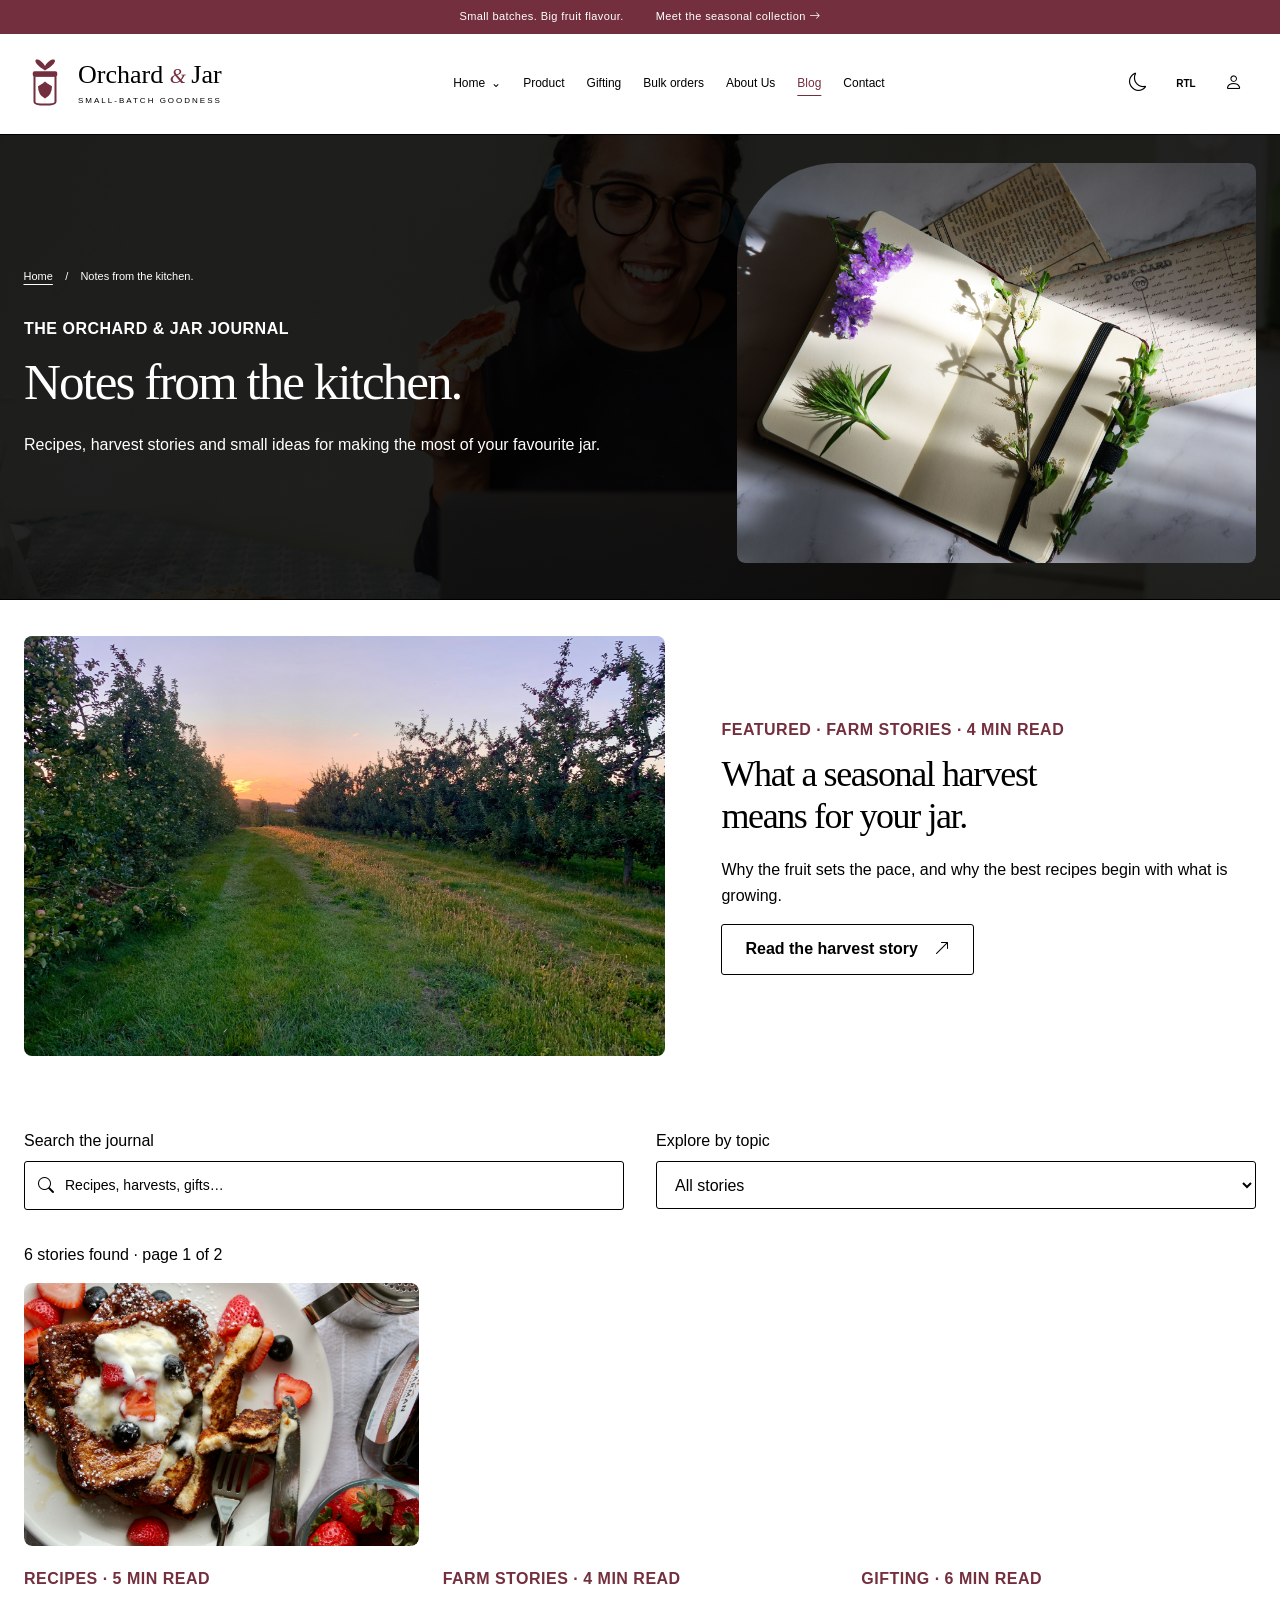
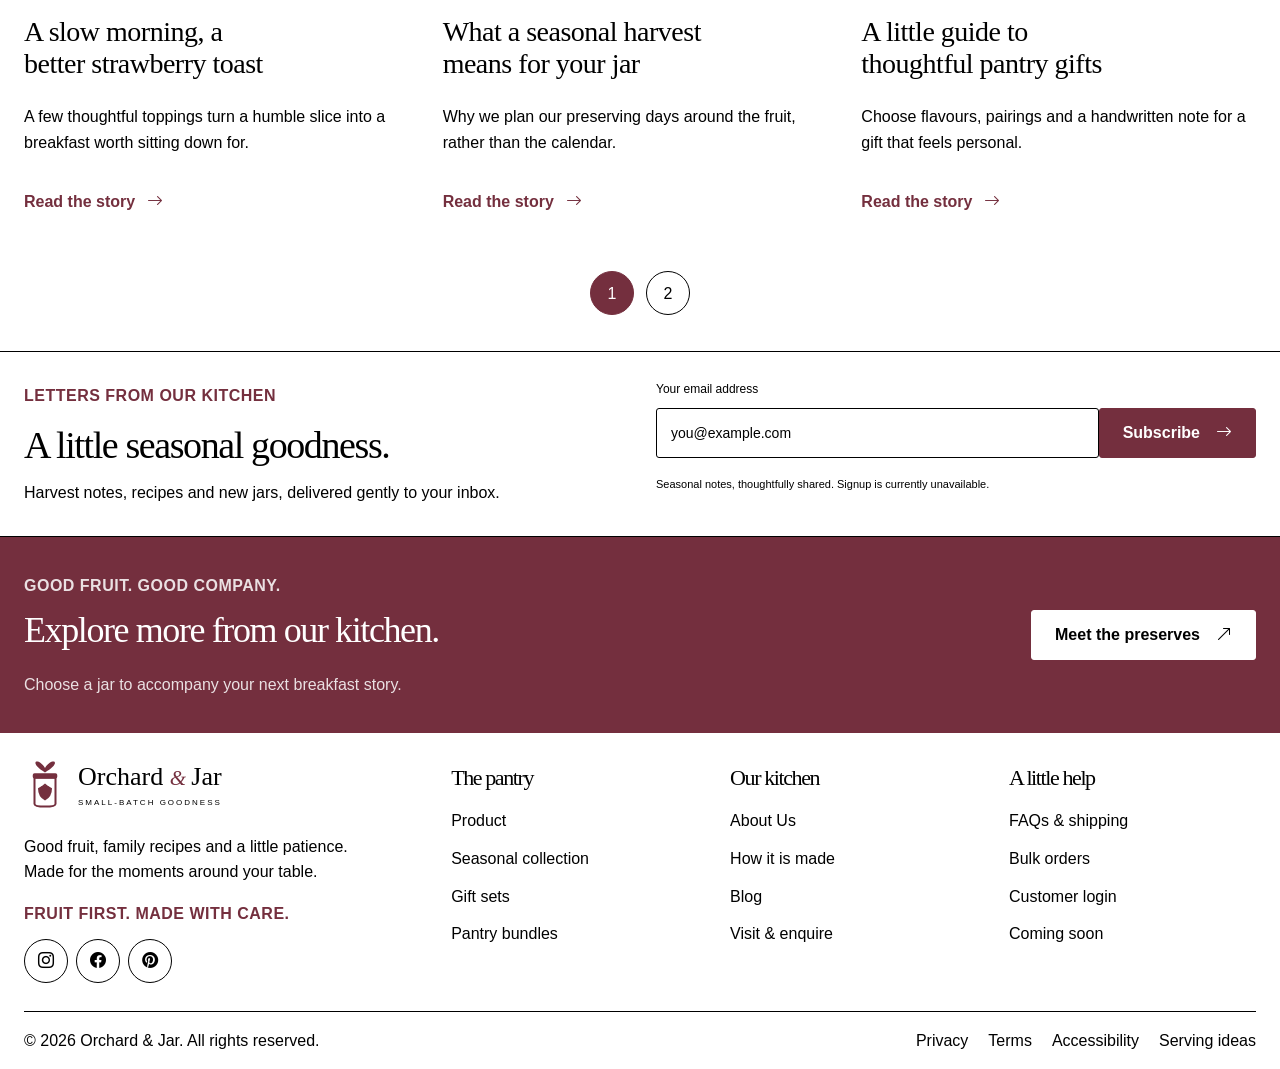
<file: blog.html>
<!DOCTYPE html>
<html lang="en" dir="ltr">
  <head>
    <meta charset="UTF-8">
    <meta name="viewport" content="width=device-width, initial-scale=1">
    <title>
      Recipes, Harvest Stories
      &amp;
      Kitchen Journal | Orchard
      &amp;
      Jar
    </title>
    <meta name="description" content="Explore recipes, harvest stories &amp; kitchen journal at Orchard &amp; Jar, an artisan fruit preserve shop. Discover fruit-led recipes, seasonal flavours an">
    <link rel="canonical" href="https://example.com/blog.html">
    <meta property="og:type" content="website">
    <meta property="og:title" content="Recipes, Harvest Stories &amp; Kitchen Journal | Orchard &amp; Jar">
    <meta property="og:description" content="Explore recipes, harvest stories &amp; kitchen journal at Orchard &amp; Jar, an artisan fruit preserve shop. Discover fruit-led recipes, seasonal flavours an">
    <meta property="og:url" content="https://example.com/blog.html">
    <meta name="theme-color" content="#742f3e">
    <link rel="icon" type="image/svg+xml" href="assets/images/logo.svg">
    <link rel="stylesheet" href="assets/vendor/bootstrap.css">
    <link rel="stylesheet" href="assets/vendor/bootstrap-icons.css">
    <link rel="stylesheet" href="assets/css/style.css">
    <link rel="stylesheet" href="assets/css/responsive.css">
    <link rel="stylesheet" href="assets/css/dark-mode.css">
    <link rel="stylesheet" href="assets/css/rtl.css">
    <link rel="stylesheet" href="assets/css/image-paths.css">
    <link rel="stylesheet" href="assets/css/refinements.css">
    <script src="assets/js/theme-init.js">
    </script>
    <script type="application/ld+json">
      {
        "@context": "https://schema.org",
        "@type": "WebPage",
        "name": "Recipes, Harvest Stories & Kitchen Journal",
        "description": "Explore recipes, harvest stories & kitchen journal at Orchard & Jar, an artisan fruit preserve shop. Discover fruit-led recipes, seasonal flavours an",
        "isPartOf": {
          "@type": "WebSite",
          "name": "Orchard & Jar",
          "url": "https://example.com/"
        }
      }
    </script>
    <script type="application/ld+json">
      {
        "@context": "https://schema.org",
        "@type": "BreadcrumbList",
        "itemListElement": [
          {
            "@type": "ListItem",
            "position": 1,
            "name": "Home",
            "item": "https://example.com/"
          },
          {
            "@type": "ListItem",
            "position": 2,
            "name": "Recipes, Harvest Stories & Kitchen Journal",
            "item": "https://example.com/blog.html"
          }
        ]
      }
    </script>
    <script src="assets/js/main.js" defer>
    </script>
  </head>
  <body data-page="blog.html">
    <a class="skip-link" href="#main">
      Skip to content
    </a>
    <div class="announcement">
      <span>
        Small batches. Big fruit flavour.
      </span>
      <a href="products.html?collection=seasonal">
        Meet the seasonal collection
        <i class="bi bi-arrow-right" aria-hidden="true">
        </i>
      </a>
    </div>
    <header class="site-header">
      <div class="container header-row">
        <a class="brand" href="index.html" aria-label="Orchard and Jar home">
          <img src="assets/images/logo.svg" width="42" height="48" alt="">
          <span>
            Orchard
            <em>
              &
            </em>
            Jar
            <small>
              SMALL-BATCH GOODNESS
            </small>
          </span>
        </a>
        <nav class="main-nav" id="main-nav" aria-label="Main navigation">
          <details class="nav-dropdown">
            <summary>
              Home
            </summary>
            <div>
              <a href="index.html">
                Home 1 · The preserve shop
              </a>
              <a href="home-2.html">
                Home 2 · The orchard pantry
              </a>
            </div>
          </details>
          <a href="products.html">
            Product
          </a>
          <a href="gifting.html">
            Gifting
          </a>
          <a href="bulk-orders.html">
            Bulk orders
          </a>
          <a href="about.html">
            About Us
          </a>
          <a href="blog.html" aria-current="page">
            Blog
          </a>
          <a href="contact.html">
            Contact
          </a>
        </nav>
        <div class="header-tools">
          <button class="icon-button" id="theme-toggle" aria-label="Switch to dark theme">
            <i class="bi bi-moon" aria-hidden="true">
            </i>
          </button>
          <button class="icon-button direction-button" id="direction-toggle" aria-label="Switch to right-to-left layout">
            RTL
          </button>
          <a class="icon-button account-link" href="login.html" aria-label="Customer login">
            <i class="bi bi-person" aria-hidden="true">
            </i>
          </a>
          <button class="icon-button menu-toggle" id="menu-toggle" aria-controls="main-nav" aria-expanded="false" aria-label="Open navigation">
            <i class="bi bi-list" aria-hidden="true">
            </i>
          </button>
        </div>
      </div>
    </header>
    <main id="main">
      <!-- inner-hero -->
      <section class="section inner-hero has-image">
        <div class="container">
          <div class="inner-hero-copy">
            <nav class="breadcrumbs" aria-label="Breadcrumb">
              <a href="index.html">
                Home
              </a>
              <span aria-hidden="true">
                /
              </span>
              <span>
                Notes from the kitchen.
              </span>
            </nav>
            <p class="eyebrow">
              The Orchard
              &
              Jar journal
            </p>
            <h1>
              Notes from the kitchen.
            </h1>
            <p class="hero-description">
              Recipes, harvest stories and small ideas for making the most of your favourite jar.
            </p>
          </div>
          <div class="inner-hero-image">
            <img src="assets/images/b1.jpg" alt="Seasonal fruit freshly gathered in the orchard" width="1200" height="800" loading="eager" decoding="async">
          </div>
        </div>
      </section>
      <!-- Content section -->
      <section class="section ">
        <div class="container">
          <article class="featured-article">
            <a href="blog-details.html?article=harvest">
              <img src="assets/images/b7.jpg" alt="Sunlit fruit orchard and seasonal harvest" class="" width="1200" height="800" loading="lazy" decoding="async">
            </a>
            <div>
              <p class="eyebrow">
                Featured · Farm stories · 4 min read
              </p>
              <h2>
                What a seasonal harvest means for your jar.
              </h2>
              <p>
                Why the fruit sets the pace, and why the best recipes begin with what is growing.
              </p>
              <a class="btn btn-outline" href="blog-details.html?article=harvest">
                Read the harvest story
                <i class="bi bi-arrow-up-right" aria-hidden="true">
                </i>
              </a>
            </div>
          </article>
        </div>
      </section>
      <!-- journal-section -->
      <section class="section journal-section">
        <div class="container">
          <div class="journal-tools">
            <div class="search-field">
              <label for="journal-search">
                Search the journal
              </label>
              <div>
                <i class="bi bi-search" aria-hidden="true">
                </i>
                <input type="search" id="journal-search" placeholder="Recipes, harvests, gifts…">
              </div>
            </div>
            <div>
              <label for="journal-category">
                Explore by topic
              </label>
              <select id="journal-category">
                <option value="all">
                  All stories
                </option>
                <option>
                  Recipes
                </option>
                <option>
                  Farm stories
                </option>
                <option>
                  Gifting
                </option>
                <option>
                  Kitchen notes
                </option>
              </select>
            </div>
          </div>
          <p id="journal-count" role="status" aria-live="polite">
            6 stories in the journal
          </p>
          <div class="journal-grid">
            <article class="journal-card" data-category="Recipes" data-title="a slow morning, a better strawberry toast">
              <a href="blog-details.html?article=strawberry">
                <img src="assets/images/b8.jpg" alt="A slow morning, a better strawberry toast" class="" width="1200" height="800" loading="lazy" decoding="async">
              </a>
              <div>
                <p class="eyebrow">
                  Recipes · 5 min read
                </p>
                <h3>
                  <a href="blog-details.html?article=strawberry">
                    A slow morning, a better strawberry toast
                  </a>
                </h3>
                <p>
                  A few thoughtful toppings turn a humble slice into a breakfast worth sitting down for.
                </p>
                <a class="text-link" href="blog-details.html?article=strawberry">
                  Read the story
                  <i class="bi bi-arrow-right" aria-hidden="true">
                  </i>
                </a>
              </div>
            </article>
            <article class="journal-card" data-category="Farm stories" data-title="what a seasonal harvest means for your jar">
              <a href="blog-details.html?article=harvest">
                <img src="assets/images/b2.jpg" alt="What a seasonal harvest means for your jar" class="" width="1200" height="800" loading="lazy" decoding="async">
              </a>
              <div>
                <p class="eyebrow">
                  Farm stories · 4 min read
                </p>
                <h3>
                  <a href="blog-details.html?article=harvest">
                    What a seasonal harvest means for your jar
                  </a>
                </h3>
                <p>
                  Why we plan our preserving days around the fruit, rather than the calendar.
                </p>
                <a class="text-link" href="blog-details.html?article=harvest">
                  Read the story
                  <i class="bi bi-arrow-right" aria-hidden="true">
                  </i>
                </a>
              </div>
            </article>
            <article class="journal-card" data-category="Gifting" data-title="a little guide to thoughtful pantry gifts">
              <a href="blog-details.html?article=gifting">
                <img src="assets/images/b3.jpg" alt="A little guide to thoughtful pantry gifts" class="" width="1200" height="800" loading="lazy" decoding="async">
              </a>
              <div>
                <p class="eyebrow">
                  Gifting · 6 min read
                </p>
                <h3>
                  <a href="blog-details.html?article=gifting">
                    A little guide to thoughtful pantry gifts
                  </a>
                </h3>
                <p>
                  Choose flavours, pairings and a handwritten note for a gift that feels personal.
                </p>
                <a class="text-link" href="blog-details.html?article=gifting">
                  Read the story
                  <i class="bi bi-arrow-right" aria-hidden="true">
                  </i>
                </a>
              </div>
            </article>
            <article class="journal-card" data-category="Kitchen notes" data-title="finding the balance in a good marmalade">
              <a href="blog-details.html?article=marmalade">
                <img src="assets/images/b4.jpg" alt="Finding the balance in a good marmalade" class="" width="1200" height="800" loading="lazy" decoding="async">
              </a>
              <div>
                <p class="eyebrow">
                  Kitchen notes · 5 min read
                </p>
                <h3>
                  <a href="blog-details.html?article=marmalade">
                    Finding the balance in a good marmalade
                  </a>
                </h3>
                <p>
                  Bright citrus, tender peel and the satisfying bite that makes marmalade special.
                </p>
                <a class="text-link" href="blog-details.html?article=marmalade">
                  Read the story
                  <i class="bi bi-arrow-right" aria-hidden="true">
                  </i>
                </a>
              </div>
            </article>
            <article class="journal-card" data-category="Recipes" data-title="five ways to bake with fruit preserves">
              <a href="blog-details.html?article=baking">
                <img src="assets/images/b5.jpg" alt="Five ways to bake with fruit preserves" class="" width="1200" height="800" loading="lazy" decoding="async">
              </a>
              <div>
                <p class="eyebrow">
                  Recipes · 7 min read
                </p>
                <h3>
                  <a href="blog-details.html?article=baking">
                    Five ways to bake with fruit preserves
                  </a>
                </h3>
                <p>
                  From thumbprint biscuits to a quick glaze, a jar goes much further than toast.
                </p>
                <a class="text-link" href="blog-details.html?article=baking">
                  Read the story
                  <i class="bi bi-arrow-right" aria-hidden="true">
                  </i>
                </a>
              </div>
            </article>
            <article class="journal-card" data-category="Kitchen notes" data-title="inside a small-batch preserving day">
              <a href="blog-details.html?article=small-batch">
                <img src="assets/images/b6.jpg" alt="Inside a small-batch preserving day" class="" width="1200" height="800" loading="lazy" decoding="async">
              </a>
              <div>
                <p class="eyebrow">
                  Kitchen notes · 4 min read
                </p>
                <h3>
                  <a href="blog-details.html?article=small-batch">
                    Inside a small-batch preserving day
                  </a>
                </h3>
                <p>
                  The gentle rhythm of sorting, simmering and filling jars in our kitchen.
                </p>
                <a class="text-link" href="blog-details.html?article=small-batch">
                  Read the story
                  <i class="bi bi-arrow-right" aria-hidden="true">
                  </i>
                </a>
              </div>
            </article>
          </div>
          <div id="journal-empty" class="empty-state" hidden>
            <h2>
              No stories match your search.
            </h2>
            <p>
              Try a broader word or a different topic.
            </p>
          </div>
          <nav class="pagination" aria-label="Journal pagination">
            <button type="button" data-blog-page="1" aria-current="page">
              1
            </button>
            <button type="button" data-blog-page="2">
              2
            </button>
          </nav>
        </div>
      </section>
      <!-- newsletter-section -->
      <section class="section newsletter-section">
        <div class="container">
          <div class="newsletter">
            <div>
              <p class="eyebrow">
                Letters from our kitchen
              </p>
              <h2>
                A little seasonal goodness.
              </h2>
              <p>
                Harvest notes, recipes and new jars, delivered gently to your inbox.
              </p>
            </div>
            <form class="demo-form newsletter-form" data-kind="newsletter">
              <label for="newsletter-email">
                Your email address
              </label>
              <div class="input-action">
                <input id="newsletter-email" type="email" name="email" placeholder="you@example.com" required autocomplete="email">
                <button class="btn btn-primary" type="submit">
                  Subscribe
                  <i class="bi bi-arrow-right" aria-hidden="true">
                  </i>
                </button>
              </div>
              <small>
                Seasonal notes, thoughtfully shared. Signup is currently unavailable.
              </small>
              <p class="form-status" role="status" aria-live="polite">
              </p>
            </form>
          </div>
        </div>
      </section>
      <!-- cta -->
      <section class="section cta">
        <div class="container">
          <div class="cta-copy">
            <p class="eyebrow">
              Good fruit. Good company.
            </p>
            <h2>
              Explore more from our kitchen.
            </h2>
            <p>
              Choose a jar to accompany your next breakfast story.
            </p>
          </div>
          <a class="btn btn-primary" href="products.html">
            Meet the preserves
            <i class="bi bi-arrow-up-right" aria-hidden="true">
            </i>
          </a>
        </div>
      </section>
    </main>
    <footer class="site-footer">
      <div class="container">
        <div class="footer-grid">
          <div>
            <a class="brand" href="index.html">
              <img src="assets/images/logo.svg" width="42" height="48" alt="">
              <span>
                Orchard
                <em>
                  &
                </em>
                Jar
                <small>
                  SMALL-BATCH GOODNESS
                </small>
              </span>
            </a>
            <p>
              Good fruit, family recipes and a little patience. Made for the moments around your table.
            </p>
            <p class="eyebrow">
              Fruit first. Made with care.
            </p>
            <div class="social-links">
              <a href="contact.html#social" aria-label="Instagram information">
                <i class="bi bi-instagram" aria-hidden="true">
                </i>
              </a>
              <a href="contact.html#social" aria-label="Facebook information">
                <i class="bi bi-facebook" aria-hidden="true">
                </i>
              </a>
              <a href="contact.html#social" aria-label="Pinterest information">
                <i class="bi bi-pinterest" aria-hidden="true">
                </i>
              </a>
            </div>
          </div>
          <div>
            <h2>
              The pantry
            </h2>
            <a href="products.html">
              Product
            </a>
            <a href="products.html?collection=seasonal">
              Seasonal collection
            </a>
            <a href="gifting.html">
              Gift sets
            </a>
            <a href="pricing.html">
              Pantry bundles
            </a>
          </div>
          <div>
            <h2>
              Our kitchen
            </h2>
            <a href="about.html">
              About Us
            </a>
            <a href="about.html#process">
              How it is made
            </a>
            <a href="blog.html">
              Blog
            </a>
            <a href="contact.html">
              Visit
              &
              enquire
            </a>
          </div>
          <div>
            <h2>
              A little help
            </h2>
            <a href="contact.html#faq">
              FAQs
              &
              shipping
            </a>
            <a href="bulk-orders.html">
              Bulk orders
            </a>
            <a href="login.html">
              Customer login
            </a>
            <a href="coming-soon.html">
              Coming soon
            </a>
          </div>
        </div>
        <div class="footer-bottom">
          <p>
            ©
            <span data-year>
              2026
            </span>
            Orchard
            &
            Jar. All rights reserved.
          </p>
          <div>
            <a href="privacy.html">
              Privacy
            </a>
            <a href="terms.html">
              Terms
            </a>
            <a href="accessibility.html">
              Accessibility
            </a>
            <a href="blog.html">
              Serving ideas
            </a>
          </div>
        </div>
      </div>
    </footer>
  </body>
</html>
</file>
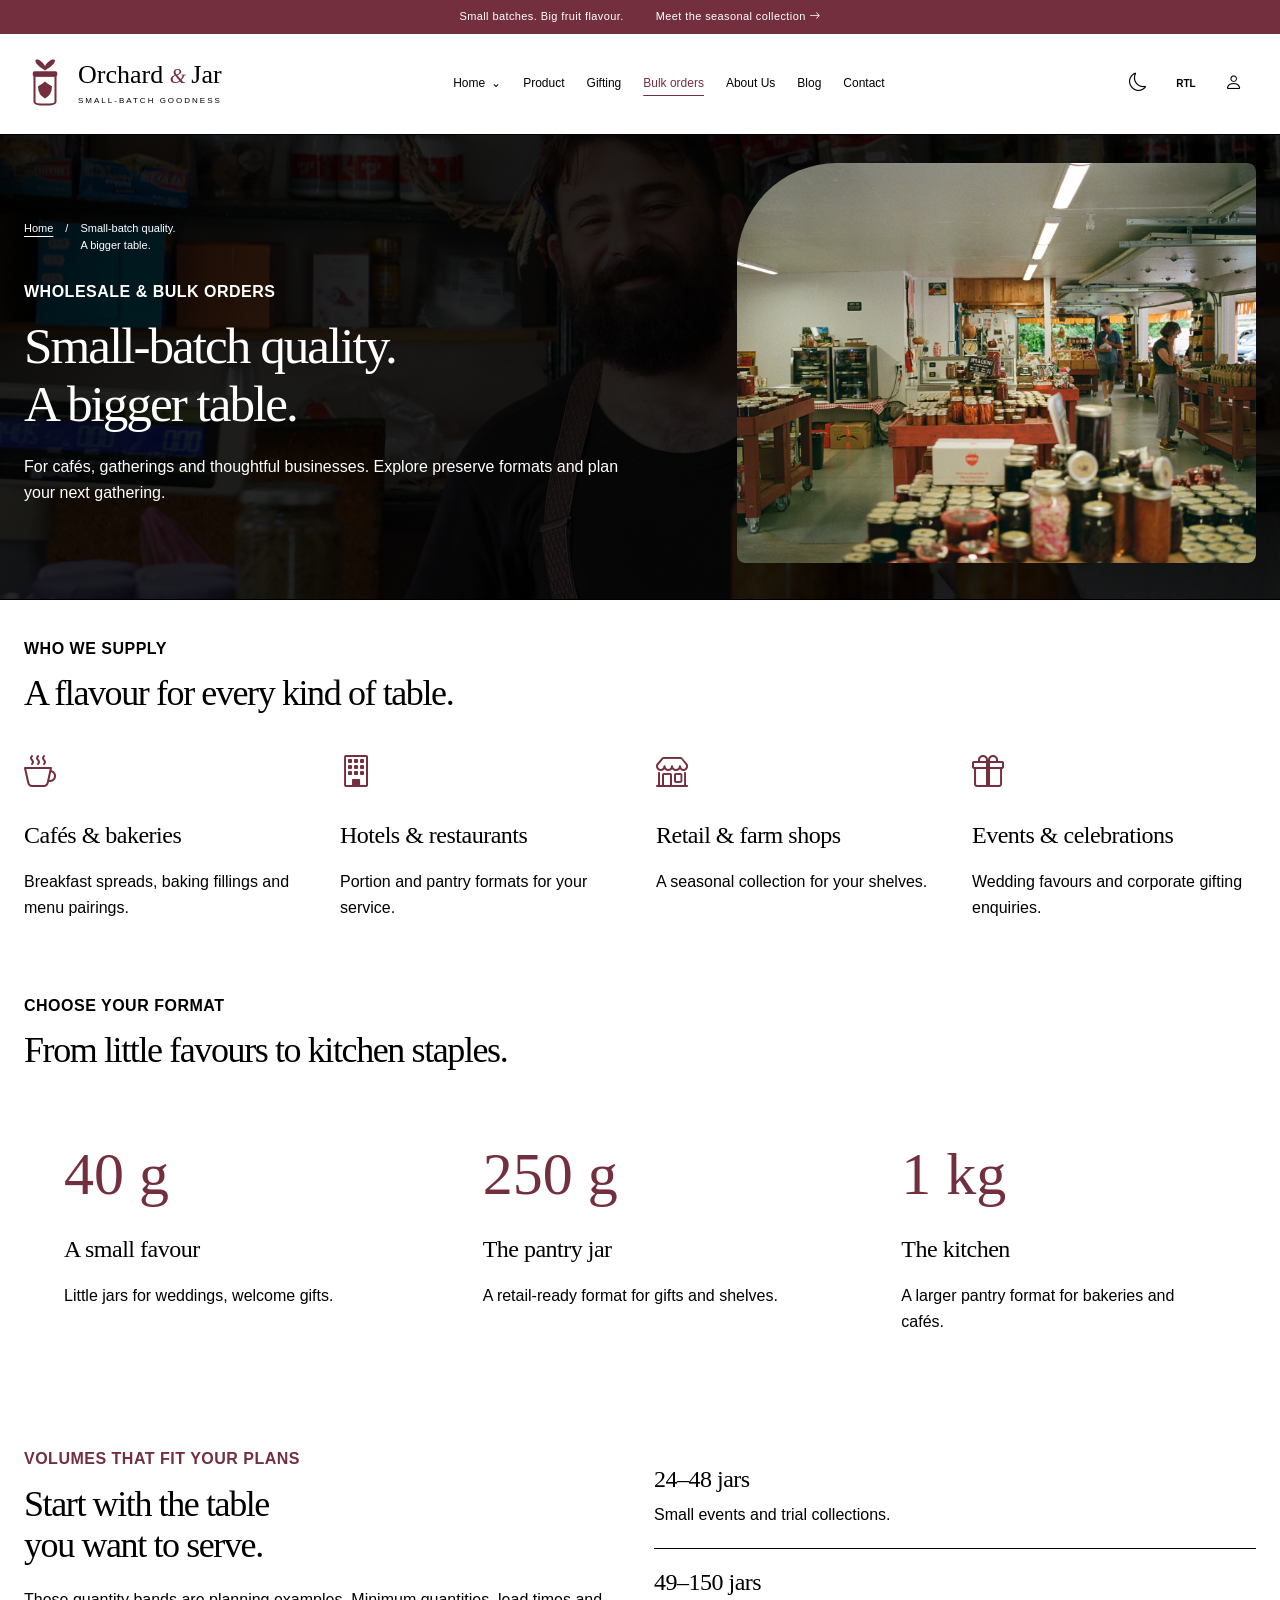
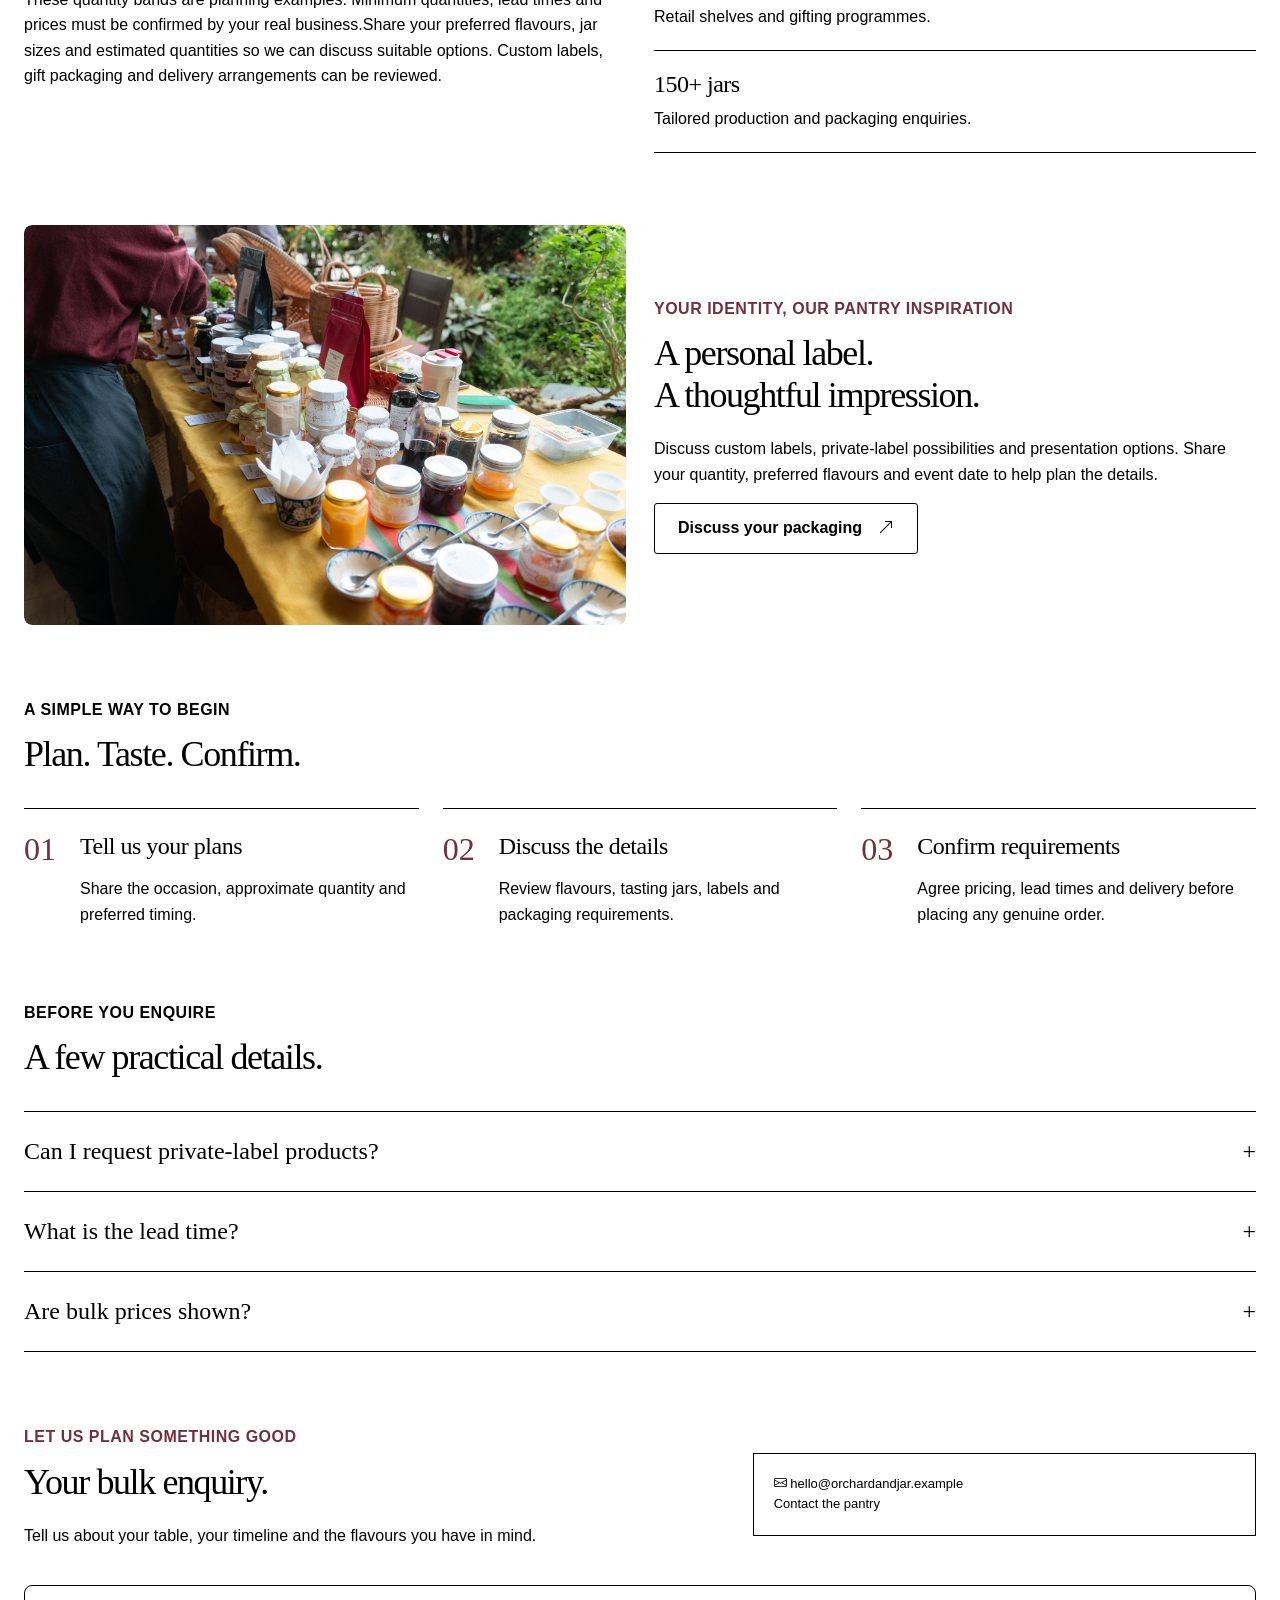
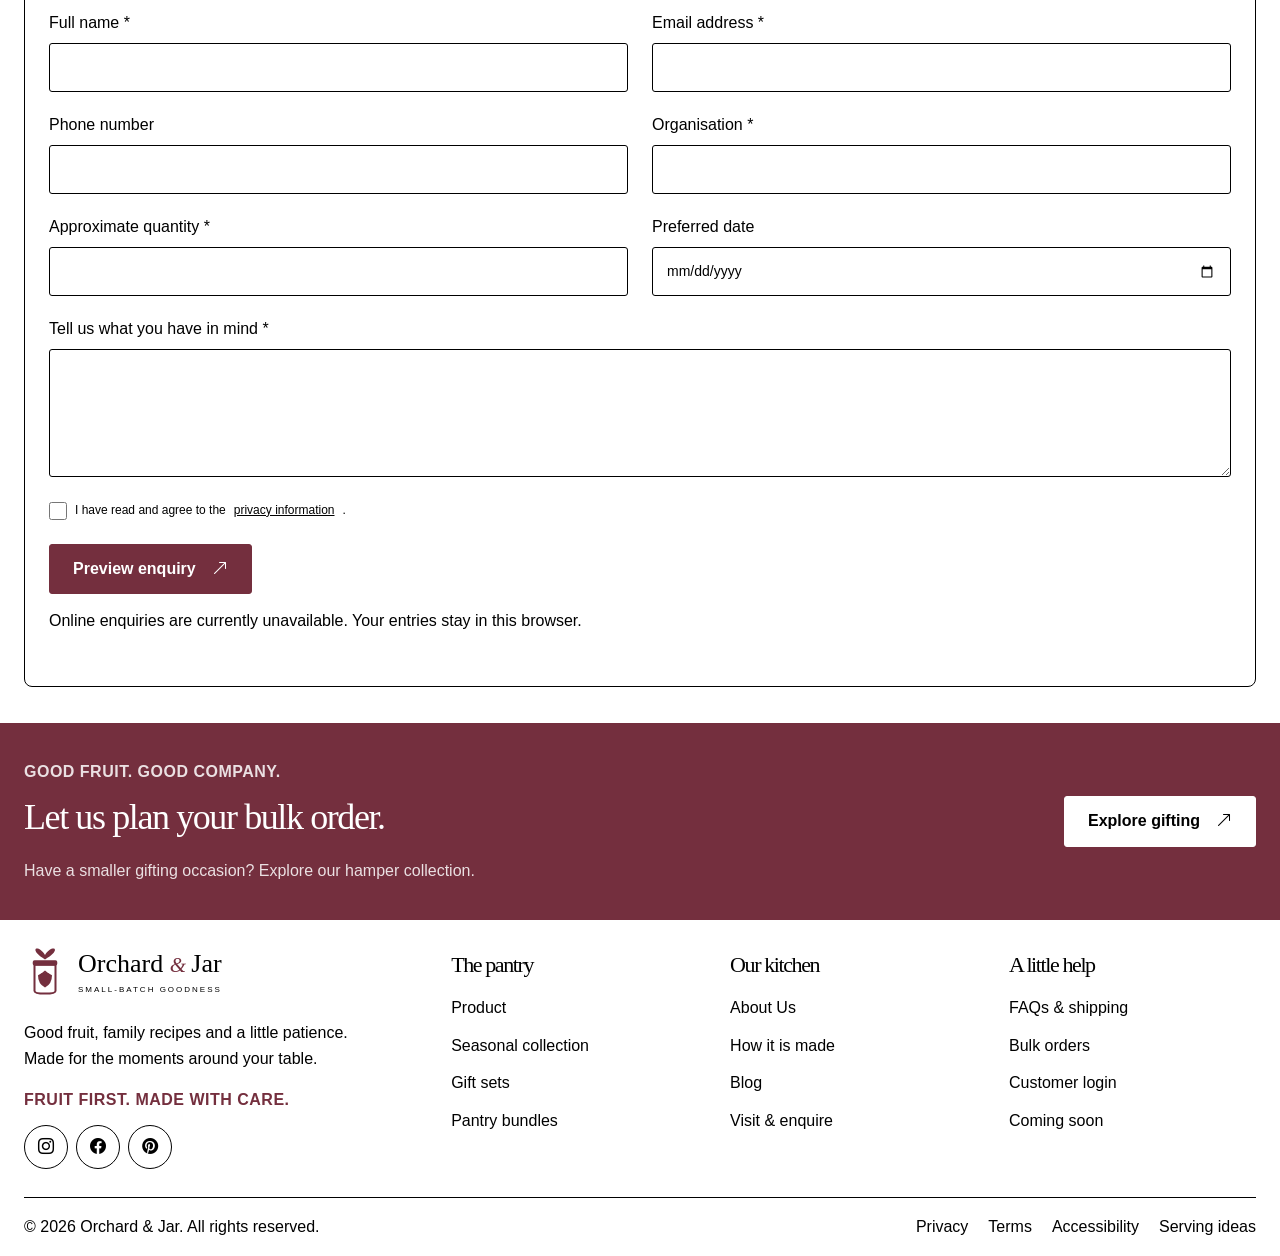
<file: bulk-orders.html>
<!DOCTYPE html>
<html lang="en" dir="ltr">
  <head>
    <meta charset="UTF-8">
    <meta name="viewport" content="width=device-width, initial-scale=1">
    <title>
      Wholesale Preserves
      &amp;
      Bulk Enquiries | Orchard
      &amp;
      Jar
    </title>
    <meta name="description" content="Explore wholesale preserves &amp; bulk enquiries at Orchard &amp; Jar, an artisan fruit preserve shop. Discover fruit-led recipes, seasonal flavours and thou">
    <link rel="canonical" href="https://example.com/bulk-orders.html">
    <meta property="og:type" content="website">
    <meta property="og:title" content="Wholesale Preserves &amp; Bulk Enquiries | Orchard &amp; Jar">
    <meta property="og:description" content="Explore wholesale preserves &amp; bulk enquiries at Orchard &amp; Jar, an artisan fruit preserve shop. Discover fruit-led recipes, seasonal flavours and thou">
    <meta property="og:url" content="https://example.com/bulk-orders.html">
    <meta name="theme-color" content="#742f3e">
    <link rel="icon" type="image/svg+xml" href="assets/images/logo.svg">
    <link rel="stylesheet" href="assets/vendor/bootstrap.css">
    <link rel="stylesheet" href="assets/vendor/bootstrap-icons.css">
    <link rel="stylesheet" href="assets/css/style.css">
    <link rel="stylesheet" href="assets/css/responsive.css">
    <link rel="stylesheet" href="assets/css/dark-mode.css">
    <link rel="stylesheet" href="assets/css/rtl.css">
    <link rel="stylesheet" href="assets/css/image-paths.css">
    <link rel="stylesheet" href="assets/css/refinements.css">
    <script src="assets/js/theme-init.js">
    </script>
    <script type="application/ld+json">
      {
        "@context": "https://schema.org",
        "@type": "WebPage",
        "name": "Wholesale Preserves & Bulk Enquiries",
        "description": "Explore wholesale preserves & bulk enquiries at Orchard & Jar, an artisan fruit preserve shop. Discover fruit-led recipes, seasonal flavours and thou",
        "isPartOf": {
          "@type": "WebSite",
          "name": "Orchard & Jar",
          "url": "https://example.com/"
        }
      }
    </script>
    <script type="application/ld+json">
      {
        "@context": "https://schema.org",
        "@type": "BreadcrumbList",
        "itemListElement": [
          {
            "@type": "ListItem",
            "position": 1,
            "name": "Home",
            "item": "https://example.com/"
          },
          {
            "@type": "ListItem",
            "position": 2,
            "name": "Wholesale Preserves & Bulk Enquiries",
            "item": "https://example.com/bulk-orders.html"
          }
        ]
      }
    </script>
    <script src="assets/js/main.js" defer>
    </script>
  </head>
  <body data-page="bulk-orders.html">
    <a class="skip-link" href="#main">
      Skip to content
    </a>
    <div class="announcement">
      <span>
        Small batches. Big fruit flavour.
      </span>
      <a href="products.html?collection=seasonal">
        Meet the seasonal collection
        <i class="bi bi-arrow-right" aria-hidden="true">
        </i>
      </a>
    </div>
    <header class="site-header">
      <div class="container header-row">
        <a class="brand" href="index.html" aria-label="Orchard and Jar home">
          <img src="assets/images/logo.svg" width="42" height="48" alt="">
          <span>
            Orchard
            <em>
              &
            </em>
            Jar
            <small>
              SMALL-BATCH GOODNESS
            </small>
          </span>
        </a>
        <nav class="main-nav" id="main-nav" aria-label="Main navigation">
          <details class="nav-dropdown">
            <summary>
              Home
            </summary>
            <div>
              <a href="index.html">
                Home 1 · The preserve shop
              </a>
              <a href="home-2.html">
                Home 2 · The orchard pantry
              </a>
            </div>
          </details>
          <a href="products.html">
            Product
          </a>
          <a href="gifting.html">
            Gifting
          </a>
          <a href="bulk-orders.html" aria-current="page">
            Bulk orders
          </a>
          <a href="about.html">
            About Us
          </a>
          <a href="blog.html">
            Blog
          </a>
          <a href="contact.html">
            Contact
          </a>
        </nav>
        <div class="header-tools">
          <button class="icon-button" id="theme-toggle" aria-label="Switch to dark theme">
            <i class="bi bi-moon" aria-hidden="true">
            </i>
          </button>
          <button class="icon-button direction-button" id="direction-toggle" aria-label="Switch to right-to-left layout">
            RTL
          </button>
          <a class="icon-button account-link" href="login.html" aria-label="Customer login">
            <i class="bi bi-person" aria-hidden="true">
            </i>
          </a>
          <button class="icon-button menu-toggle" id="menu-toggle" aria-controls="main-nav" aria-expanded="false" aria-label="Open navigation">
            <i class="bi bi-list" aria-hidden="true">
            </i>
          </button>
        </div>
      </div>
    </header>
    <main id="main">
      <!-- inner-hero has-image -->
      <section class="section inner-hero has-image">
        <div class="container">
          <div class="inner-hero-copy">
            <nav class="breadcrumbs" aria-label="Breadcrumb">
              <a href="index.html">
                Home
              </a>
              <span aria-hidden="true">
                /
              </span>
              <span>
                Small-batch quality.
                <br>
                A bigger table.
              </span>
            </nav>
            <p class="eyebrow">
              Wholesale
              &
              bulk orders
            </p>
            <h1>
              Small-batch quality.
              <br>
              A bigger table.
            </h1>
            <p class="hero-description">
              For cafés, gatherings and thoughtful businesses. Explore preserve formats and plan your next gathering.
            </p>
          </div>
          <div class="inner-hero-image">
            <img src="assets/images/jar4.jpg" alt="Small-batch quality.&lt;br&gt;A bigger table." class="" width="1200" height="800" loading="eager" decoding="async">
          </div>
        </div>
      </section>
      <!-- Content section -->
      <section class="section ">
        <div class="container">
          <div class="section-heading">
            <div>
              <p class="eyebrow">
                Who we supply
              </p>
              <h2>
                A flavour for every kind of table.
              </h2>
            </div>
          </div>
          <div class="supply-grid">
            <article>
              <span class="feature-icon">
                <i class="bi bi-cup-hot" aria-hidden="true">
                </i>
              </span>
              <h3>
                Cafés
                &
                bakeries
              </h3>
              <p>
                Breakfast spreads, baking fillings and menu pairings.
              </p>
            </article>
            <article>
              <span class="feature-icon">
                <i class="bi bi-building" aria-hidden="true">
                </i>
              </span>
              <h3>
                Hotels
                &
                restaurants
              </h3>
              <p>
                Portion and pantry formats for your service.
              </p>
            </article>
            <article>
              <span class="feature-icon">
                <i class="bi bi-shop" aria-hidden="true">
                </i>
              </span>
              <h3>
                Retail
                &
                farm shops
              </h3>
              <p>
                A seasonal collection for your shelves.
              </p>
            </article>
            <article>
              <span class="feature-icon">
                <i class="bi bi-gift" aria-hidden="true">
                </i>
              </span>
              <h3>
                Events
                &
                celebrations
              </h3>
              <p>
                Wedding favours and corporate gifting enquiries.
              </p>
            </article>
          </div>
        </div>
      </section>
      <!-- Content section -->
      <section class="section ">
        <div class="container">
          <div class="section-heading">
            <div>
              <p class="eyebrow">
                Choose your format
              </p>
              <h2>
                From little favours to kitchen staples.
              </h2>
            </div>
          </div>
          <div class="format-grid">
            <article>
              <span class="format-size">
                40 g
              </span>
              <h3>
                A small favour
              </h3>
              <p>
                Little jars for weddings, welcome gifts.
              </p>
            </article>
            <article>
              <span class="format-size">
                250 g
              </span>
              <h3>
                The pantry jar
              </h3>
              <p>
                A retail-ready format for gifts and shelves.
              </p>
            </article>
            <article>
              <span class="format-size">
                1 kg
              </span>
              <h3>
                The kitchen
              </h3>
              <p>
                A larger pantry format for bakeries and cafés.
              </p>
            </article>
          </div>
        </div>
      </section>
      <!-- volume-section -->
      <section class="section volume-section">
        <div class="container">
          <div class="bulk-comparison">
            <div>
              <p class="eyebrow">
                Volumes that fit your plans
              </p>
              <h2>
                Start with the table
                <br>
                you want to serve.
              </h2>
              <p>
                These quantity bands are planning examples. Minimum quantities, lead times and prices must be confirmed by your real business.Share your preferred flavours, jar sizes and estimated quantities so we can discuss suitable options. Custom labels, gift packaging and delivery arrangements can be reviewed.
              </p>
            </div>
            <div class="volume-options">
              <article>
                <h3>
                  24–48 jars
                </h3>
                <p>
                  Small events and trial collections.
                </p>
              </article>
              <article>
                <h3>
                  49–150 jars
                </h3>
                <p>
                  Retail shelves and gifting programmes.
                </p>
              </article>
              <article>
                <h3>
                  150+ jars
                </h3>
                <p>
                  Tailored production and packaging enquiries.
                </p>
              </article>
            </div>
          </div>
        </div>
      </section>
      <!-- Content section -->
      <section class="section ">
        <div class="container">
          <div class="editorial ">
            <div class="editorial-image">
              <img src="assets/images/jar3.jpg" alt="A personal label.&lt;br&gt;A thoughtful impression." class="" width="1200" height="800" loading="lazy" decoding="async">
            </div>
            <div class="editorial-copy">
              <p class="eyebrow">
                Your identity, our pantry inspiration
              </p>
              <h2>
                A personal label.
                <br>
                A thoughtful impression.
              </h2>
              <p>
                Discuss custom labels, private-label possibilities and presentation options. Share your quantity, preferred flavours and event date to help plan the details.
              </p>
              <a class="btn btn-outline" href="bulk-orders.html#enquiry">
                Discuss your packaging
                <i class="bi bi-arrow-up-right" aria-hidden="true">
                </i>
              </a>
            </div>
          </div>
        </div>
      </section>
      <!-- Content section -->
      <section class="section ">
        <div class="container">
          <div class="section-heading">
            <div>
              <p class="eyebrow">
                A simple way to begin
              </p>
              <h2>
                Plan. Taste. Confirm.
              </h2>
            </div>
          </div>
          <ol class="process-list">
            <li>
              <span>
                01
              </span>
              <div>
                <h3>
                  Tell us your plans
                </h3>
                <p>
                  Share the occasion, approximate quantity and preferred timing.
                </p>
              </div>
            </li>
            <li>
              <span>
                02
              </span>
              <div>
                <h3>
                  Discuss the details
                </h3>
                <p>
                  Review flavours, tasting jars, labels and packaging requirements.
                </p>
              </div>
            </li>
            <li>
              <span>
                03
              </span>
              <div>
                <h3>
                  Confirm requirements
                </h3>
                <p>
                  Agree pricing, lead times and delivery before placing any genuine order.
                </p>
              </div>
            </li>
          </ol>
        </div>
      </section>
      <!-- Content section -->
      <section class="section ">
        <div class="container">
          <div class="section-heading">
            <div>
              <p class="eyebrow">
                Before you enquire
              </p>
              <h2>
                A few practical details.
              </h2>
            </div>
          </div>
          <div class="faq-list">
            <details>
              <summary>
                Can I request private-label products?
                <span aria-hidden="true">
                  +
                </span>
              </summary>
              <p>
                Ask about private-label options, ingredient information and packaging. Availability depends on the collection and quantity you need.
              </p>
            </details>
            <details>
              <summary>
                What is the lead time?
                <span aria-hidden="true">
                  +
                </span>
              </summary>
              <p>
                Provide your event date and quantity so we can discuss batch availability and a suitable lead time.
              </p>
            </details>
            <details>
              <summary>
                Are bulk prices shown?
                <span aria-hidden="true">
                  +
                </span>
              </summary>
              <p>
                No binding bulk rates are listed. Quantity bands are planning examples and a confirmed quotation is required.
              </p>
            </details>
          </div>
        </div>
      </section>
      <!-- enquiry -->
      <section class="section form-section" id="enquiry">
        <div class="container">
          <div class="enquiry-layout">
            <div>
              <p class="eyebrow">
                Let us plan something good
              </p>
              <h2>
                Your bulk enquiry.
              </h2>
              <p>
                Tell us about your table, your timeline and the flavours you have in mind.
              </p>
              <div class="contact-note">
                <i class="bi bi-envelope" aria-hidden="true">
                </i>
                hello@orchardandjar.example
                <br>
                Contact the pantry
              </div>
            </div>
            <form class="demo-form enquiry-form" data-kind="enquiry" novalidate>
              <div class="form-grid">
                <div class="form-field">
                  <label for="field-name">
                    Full name *
                  </label>
                  <input id="field-name" name="name" type="text" required>
                  <span class="field-error" aria-live="polite">
                  </span>
                </div>
                <div class="form-field">
                  <label for="field-email">
                    Email address *
                  </label>
                  <input id="field-email" name="email" type="email" required autocomplete="email">
                  <span class="field-error" aria-live="polite">
                  </span>
                </div>
                <div class="form-field">
                  <label for="field-phone">
                    Phone number
                  </label>
                  <input id="field-phone" name="phone" type="tel" pattern="[+0-9 ()-]{7,20}" autocomplete="tel">
                  <span class="field-error" aria-live="polite">
                  </span>
                </div>
                <div class="form-field">
                  <label for="field-organisation">
                    Organisation *
                  </label>
                  <input id="field-organisation" name="organisation" type="text" required>
                  <span class="field-error" aria-live="polite">
                  </span>
                </div>
                <div class="form-field">
                  <label for="field-quantity">
                    Approximate quantity *
                  </label>
                  <input id="field-quantity" name="quantity" type="number" required>
                  <span class="field-error" aria-live="polite">
                  </span>
                </div>
                <div class="form-field">
                  <label for="field-date">
                    Preferred date
                  </label>
                  <input id="field-date" name="date" type="date">
                  <span class="field-error" aria-live="polite">
                  </span>
                </div>
              </div>
              <div class="form-field">
                <label for="field-message">
                  Tell us what you have in mind *
                </label>
                <textarea id="field-message" name="message" rows="5" required>
                </textarea>
                <span class="field-error" aria-live="polite">
                </span>
              </div>
              <label class="checkbox-label">
                <input type="checkbox" name="consent" required>
                I have read and agree to the
                <a href="privacy.html">
                  privacy information
                </a>
                .
              </label>
              <button class="btn btn-primary" type="submit">
                Preview enquiry
                <i class="bi bi-arrow-up-right" aria-hidden="true">
                </i>
              </button>
              <p class="form-note">
                Online enquiries are currently unavailable. Your entries stay in this browser.
              </p>
              <p class="form-status" role="status" aria-live="polite">
              </p>
            </form>
          </div>
        </div>
      </section>
      <!-- cta -->
      <section class="section cta">
        <div class="container">
          <div class="cta-copy">
            <p class="eyebrow">
              Good fruit. Good company.
            </p>
            <h2>
              Let us plan your bulk order.
            </h2>
            <p>
              Have a smaller gifting occasion? Explore our hamper collection.
            </p>
          </div>
          <a class="btn btn-primary" href="gifting.html">
            Explore gifting
            <i class="bi bi-arrow-up-right" aria-hidden="true">
            </i>
          </a>
        </div>
      </section>
    </main>
    <footer class="site-footer">
      <div class="container">
        <div class="footer-grid">
          <div>
            <a class="brand" href="index.html">
              <img src="assets/images/logo.svg" width="42" height="48" alt="">
              <span>
                Orchard
                <em>
                  &
                </em>
                Jar
                <small>
                  SMALL-BATCH GOODNESS
                </small>
              </span>
            </a>
            <p>
              Good fruit, family recipes and a little patience. Made for the moments around your table.
            </p>
            <p class="eyebrow">
              Fruit first. Made with care.
            </p>
            <div class="social-links">
              <a href="contact.html#social" aria-label="Instagram information">
                <i class="bi bi-instagram" aria-hidden="true">
                </i>
              </a>
              <a href="contact.html#social" aria-label="Facebook information">
                <i class="bi bi-facebook" aria-hidden="true">
                </i>
              </a>
              <a href="contact.html#social" aria-label="Pinterest information">
                <i class="bi bi-pinterest" aria-hidden="true">
                </i>
              </a>
            </div>
          </div>
          <div>
            <h2>
              The pantry
            </h2>
            <a href="products.html">
              Product
            </a>
            <a href="products.html?collection=seasonal">
              Seasonal collection
            </a>
            <a href="gifting.html">
              Gift sets
            </a>
            <a href="pricing.html">
              Pantry bundles
            </a>
          </div>
          <div>
            <h2>
              Our kitchen
            </h2>
            <a href="about.html">
              About Us
            </a>
            <a href="about.html#process">
              How it is made
            </a>
            <a href="blog.html">
              Blog
            </a>
            <a href="contact.html">
              Visit
              &
              enquire
            </a>
          </div>
          <div>
            <h2>
              A little help
            </h2>
            <a href="contact.html#faq">
              FAQs
              &
              shipping
            </a>
            <a href="bulk-orders.html">
              Bulk orders
            </a>
            <a href="login.html">
              Customer login
            </a>
            <a href="coming-soon.html">
              Coming soon
            </a>
          </div>
        </div>
        <div class="footer-bottom">
          <p>
            ©
            <span data-year>
              2026
            </span>
            Orchard
            &
            Jar. All rights reserved.
          </p>
          <div>
            <a href="privacy.html">
              Privacy
            </a>
            <a href="terms.html">
              Terms
            </a>
            <a href="accessibility.html">
              Accessibility
            </a>
            <a href="blog.html">
              Serving ideas
            </a>
          </div>
        </div>
      </div>
    </footer>
  </body>
</html>
</file>
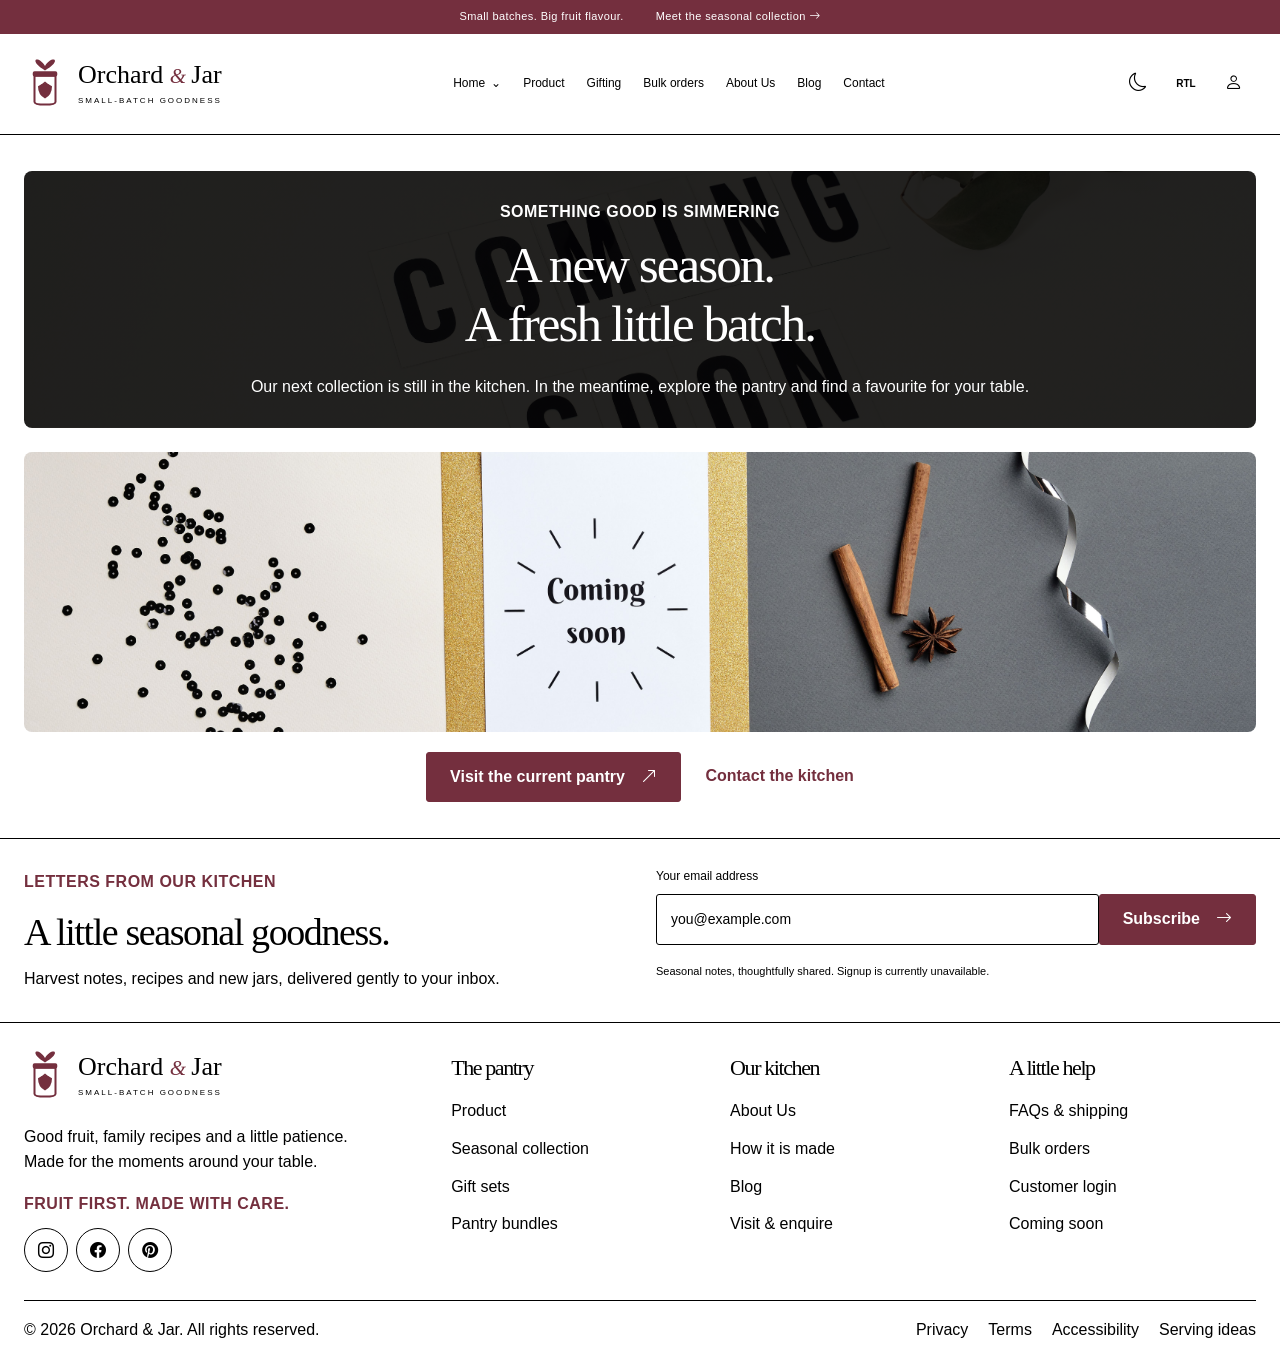
<file: coming-soon.html>
<!DOCTYPE html>
<html lang="en" dir="ltr">
  <head>
    <meta charset="UTF-8">
    <meta name="viewport" content="width=device-width, initial-scale=1">
    <title>
      Coming Soon | A New Batch Is On Its Way | Orchard
      &amp;
      Jar
    </title>
    <meta name="description" content="Explore coming soon | a new batch is on its way at Orchard &amp; Jar, an artisan fruit preserve shop. Discover fruit-led recipes, seasonal flavours and t">
    <link rel="canonical" href="https://example.com/coming-soon.html">
    <meta property="og:type" content="website">
    <meta property="og:title" content="Coming Soon | A New Batch Is On Its Way | Orchard &amp; Jar">
    <meta property="og:description" content="Explore coming soon | a new batch is on its way at Orchard &amp; Jar, an artisan fruit preserve shop. Discover fruit-led recipes, seasonal flavours and t">
    <meta property="og:url" content="https://example.com/coming-soon.html">
    <meta name="theme-color" content="#742f3e">
    <link rel="icon" type="image/svg+xml" href="assets/images/logo.svg">
    <link rel="stylesheet" href="assets/vendor/bootstrap.css">
    <link rel="stylesheet" href="assets/vendor/bootstrap-icons.css">
    <link rel="stylesheet" href="assets/css/style.css">
    <link rel="stylesheet" href="assets/css/responsive.css">
    <link rel="stylesheet" href="assets/css/dark-mode.css">
    <link rel="stylesheet" href="assets/css/rtl.css">
    <link rel="stylesheet" href="assets/css/image-paths.css">
    <link rel="stylesheet" href="assets/css/refinements.css">
    <script src="assets/js/theme-init.js">
    </script>
    <script type="application/ld+json">
      {
        "@context": "https://schema.org",
        "@type": "WebPage",
        "name": "Coming Soon | A New Batch Is On Its Way",
        "description": "Explore coming soon | a new batch is on its way at Orchard & Jar, an artisan fruit preserve shop. Discover fruit-led recipes, seasonal flavours and t",
        "isPartOf": {
          "@type": "WebSite",
          "name": "Orchard & Jar",
          "url": "https://example.com/"
        }
      }
    </script>
    <script type="application/ld+json">
      {
        "@context": "https://schema.org",
        "@type": "BreadcrumbList",
        "itemListElement": [
          {
            "@type": "ListItem",
            "position": 1,
            "name": "Home",
            "item": "https://example.com/"
          },
          {
            "@type": "ListItem",
            "position": 2,
            "name": "Coming Soon | A New Batch Is On Its Way",
            "item": "https://example.com/coming-soon.html"
          }
        ]
      }
    </script>
    <script src="assets/js/main.js" defer>
    </script>
  </head>
  <body data-page="coming-soon.html">
    <a class="skip-link" href="#main">
      Skip to content
    </a>
    <div class="announcement">
      <span>
        Small batches. Big fruit flavour.
      </span>
      <a href="products.html?collection=seasonal">
        Meet the seasonal collection
        <i class="bi bi-arrow-right" aria-hidden="true">
        </i>
      </a>
    </div>
    <header class="site-header">
      <div class="container header-row">
        <a class="brand" href="index.html" aria-label="Orchard and Jar home">
          <img src="assets/images/logo.svg" width="42" height="48" alt="">
          <span>
            Orchard
            <em>
              &
            </em>
            Jar
            <small>
              SMALL-BATCH GOODNESS
            </small>
          </span>
        </a>
        <nav class="main-nav" id="main-nav" aria-label="Main navigation">
          <details class="nav-dropdown">
            <summary>
              Home
            </summary>
            <div>
              <a href="index.html">
                Home 1 · The preserve shop
              </a>
              <a href="home-2.html">
                Home 2 · The orchard pantry
              </a>
            </div>
          </details>
          <a href="products.html">
            Product
          </a>
          <a href="gifting.html">
            Gifting
          </a>
          <a href="bulk-orders.html">
            Bulk orders
          </a>
          <a href="about.html">
            About Us
          </a>
          <a href="blog.html">
            Blog
          </a>
          <a href="contact.html">
            Contact
          </a>
        </nav>
        <div class="header-tools">
          <button class="icon-button" id="theme-toggle" aria-label="Switch to dark theme">
            <i class="bi bi-moon" aria-hidden="true">
            </i>
          </button>
          <button class="icon-button direction-button" id="direction-toggle" aria-label="Switch to right-to-left layout">
            RTL
          </button>
          <a class="icon-button account-link" href="login.html" aria-label="Customer login">
            <i class="bi bi-person" aria-hidden="true">
            </i>
          </a>
          <button class="icon-button menu-toggle" id="menu-toggle" aria-controls="main-nav" aria-expanded="false" aria-label="Open navigation">
            <i class="bi bi-list" aria-hidden="true">
            </i>
          </button>
        </div>
      </div>
    </header>
    <main id="main">
      <!-- coming-section -->
      <section class="section coming-section">
        <div class="container">
          <div class="coming-layout">
            <div class="page-heading coming-heading">
<p class="eyebrow">
              Something good is simmering
            </p>
            <h1>
              A new season.
              <br>
              A fresh little batch.
            </h1>
            <p>
              Our next collection is still in the kitchen. In the meantime, explore the pantry and find a favourite for your table.
            </p>
</div>
            <img src="assets/images/c2.jpg" alt="Artisan jam gift jars ready for a new season" class="" width="1200" height="800" loading="lazy" decoding="async">
            <a class="btn btn-primary" href="products.html">
              Visit the current pantry
              <i class="bi bi-arrow-up-right" aria-hidden="true">
              </i>
            </a>
            <a class="text-link" href="contact.html">
              Contact the kitchen
            </a>
          </div>
        </div>
      </section>
      <!-- newsletter-section -->
      <section class="section newsletter-section">
        <div class="container">
          <div class="newsletter">
            <div>
              <p class="eyebrow">
                Letters from our kitchen
              </p>
              <h2>
                A little seasonal goodness.
              </h2>
              <p>
                Harvest notes, recipes and new jars, delivered gently to your inbox.
              </p>
            </div>
            <form class="demo-form newsletter-form" data-kind="newsletter">
              <label for="newsletter-email">
                Your email address
              </label>
              <div class="input-action">
                <input id="newsletter-email" type="email" name="email" placeholder="you@example.com" required autocomplete="email">
                <button class="btn btn-primary" type="submit">
                  Subscribe
                  <i class="bi bi-arrow-right" aria-hidden="true">
                  </i>
                </button>
              </div>
              <small>
                Seasonal notes, thoughtfully shared. Signup is currently unavailable.
              </small>
              <p class="form-status" role="status" aria-live="polite">
              </p>
            </form>
          </div>
        </div>
      </section>
    </main>
    <footer class="site-footer">
      <div class="container">
        <div class="footer-grid">
          <div>
            <a class="brand" href="index.html">
              <img src="assets/images/logo.svg" width="42" height="48" alt="">
              <span>
                Orchard
                <em>
                  &
                </em>
                Jar
                <small>
                  SMALL-BATCH GOODNESS
                </small>
              </span>
            </a>
            <p>
              Good fruit, family recipes and a little patience. Made for the moments around your table.
            </p>
            <p class="eyebrow">
              Fruit first. Made with care.
            </p>
            <div class="social-links">
              <a href="contact.html#social" aria-label="Instagram information">
                <i class="bi bi-instagram" aria-hidden="true">
                </i>
              </a>
              <a href="contact.html#social" aria-label="Facebook information">
                <i class="bi bi-facebook" aria-hidden="true">
                </i>
              </a>
              <a href="contact.html#social" aria-label="Pinterest information">
                <i class="bi bi-pinterest" aria-hidden="true">
                </i>
              </a>
            </div>
          </div>
          <div>
            <h2>
              The pantry
            </h2>
            <a href="products.html">
              Product
            </a>
            <a href="products.html?collection=seasonal">
              Seasonal collection
            </a>
            <a href="gifting.html">
              Gift sets
            </a>
            <a href="pricing.html">
              Pantry bundles
            </a>
          </div>
          <div>
            <h2>
              Our kitchen
            </h2>
            <a href="about.html">
              About Us
            </a>
            <a href="about.html#process">
              How it is made
            </a>
            <a href="blog.html">
              Blog
            </a>
            <a href="contact.html">
              Visit
              &
              enquire
            </a>
          </div>
          <div>
            <h2>
              A little help
            </h2>
            <a href="contact.html#faq">
              FAQs
              &
              shipping
            </a>
            <a href="bulk-orders.html">
              Bulk orders
            </a>
            <a href="login.html">
              Customer login
            </a>
            <a href="coming-soon.html">
              Coming soon
            </a>
          </div>
        </div>
        <div class="footer-bottom">
          <p>
            ©
            <span data-year>
              2026
            </span>
            Orchard
            &
            Jar. All rights reserved.
          </p>
          <div>
            <a href="privacy.html">
              Privacy
            </a>
            <a href="terms.html">
              Terms
            </a>
            <a href="accessibility.html">
              Accessibility
            </a>
            <a href="blog.html">
              Serving ideas
            </a>
          </div>
        </div>
      </div>
    </footer>
  </body>
</html>
</file>
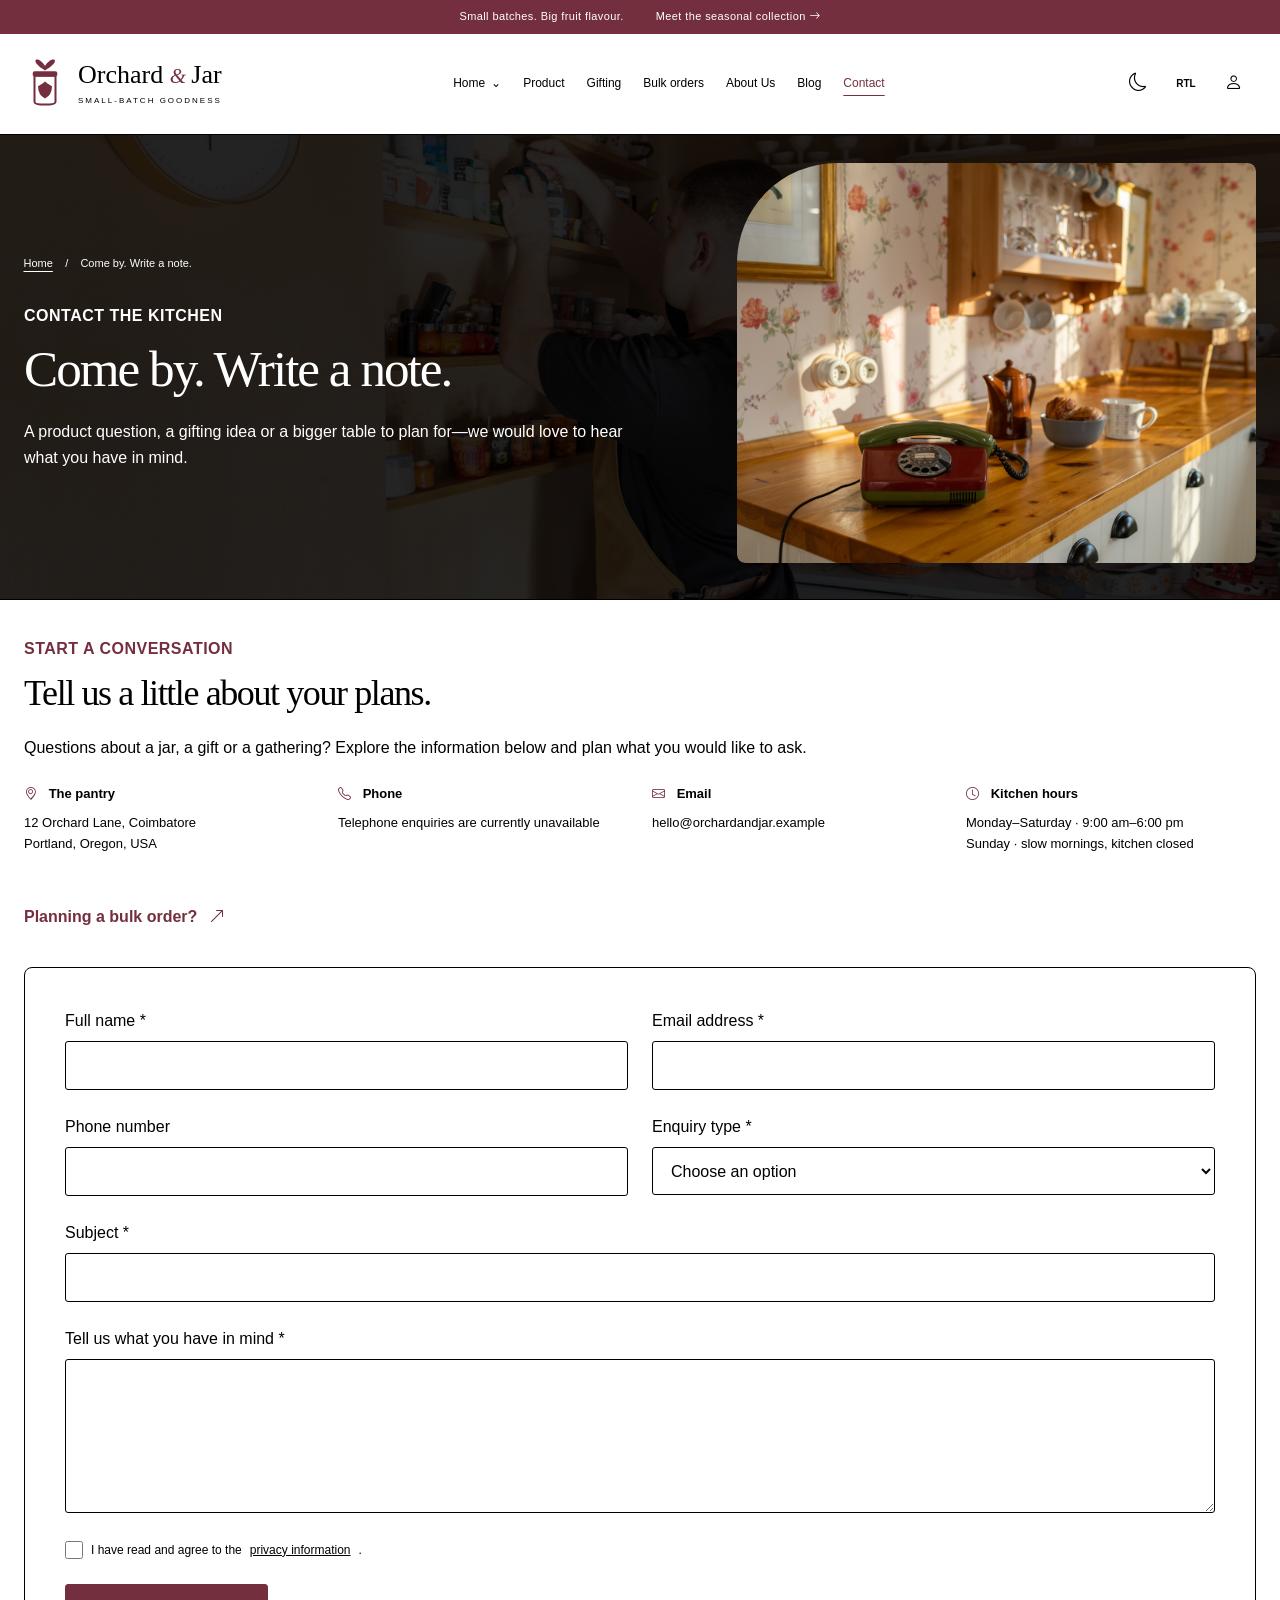
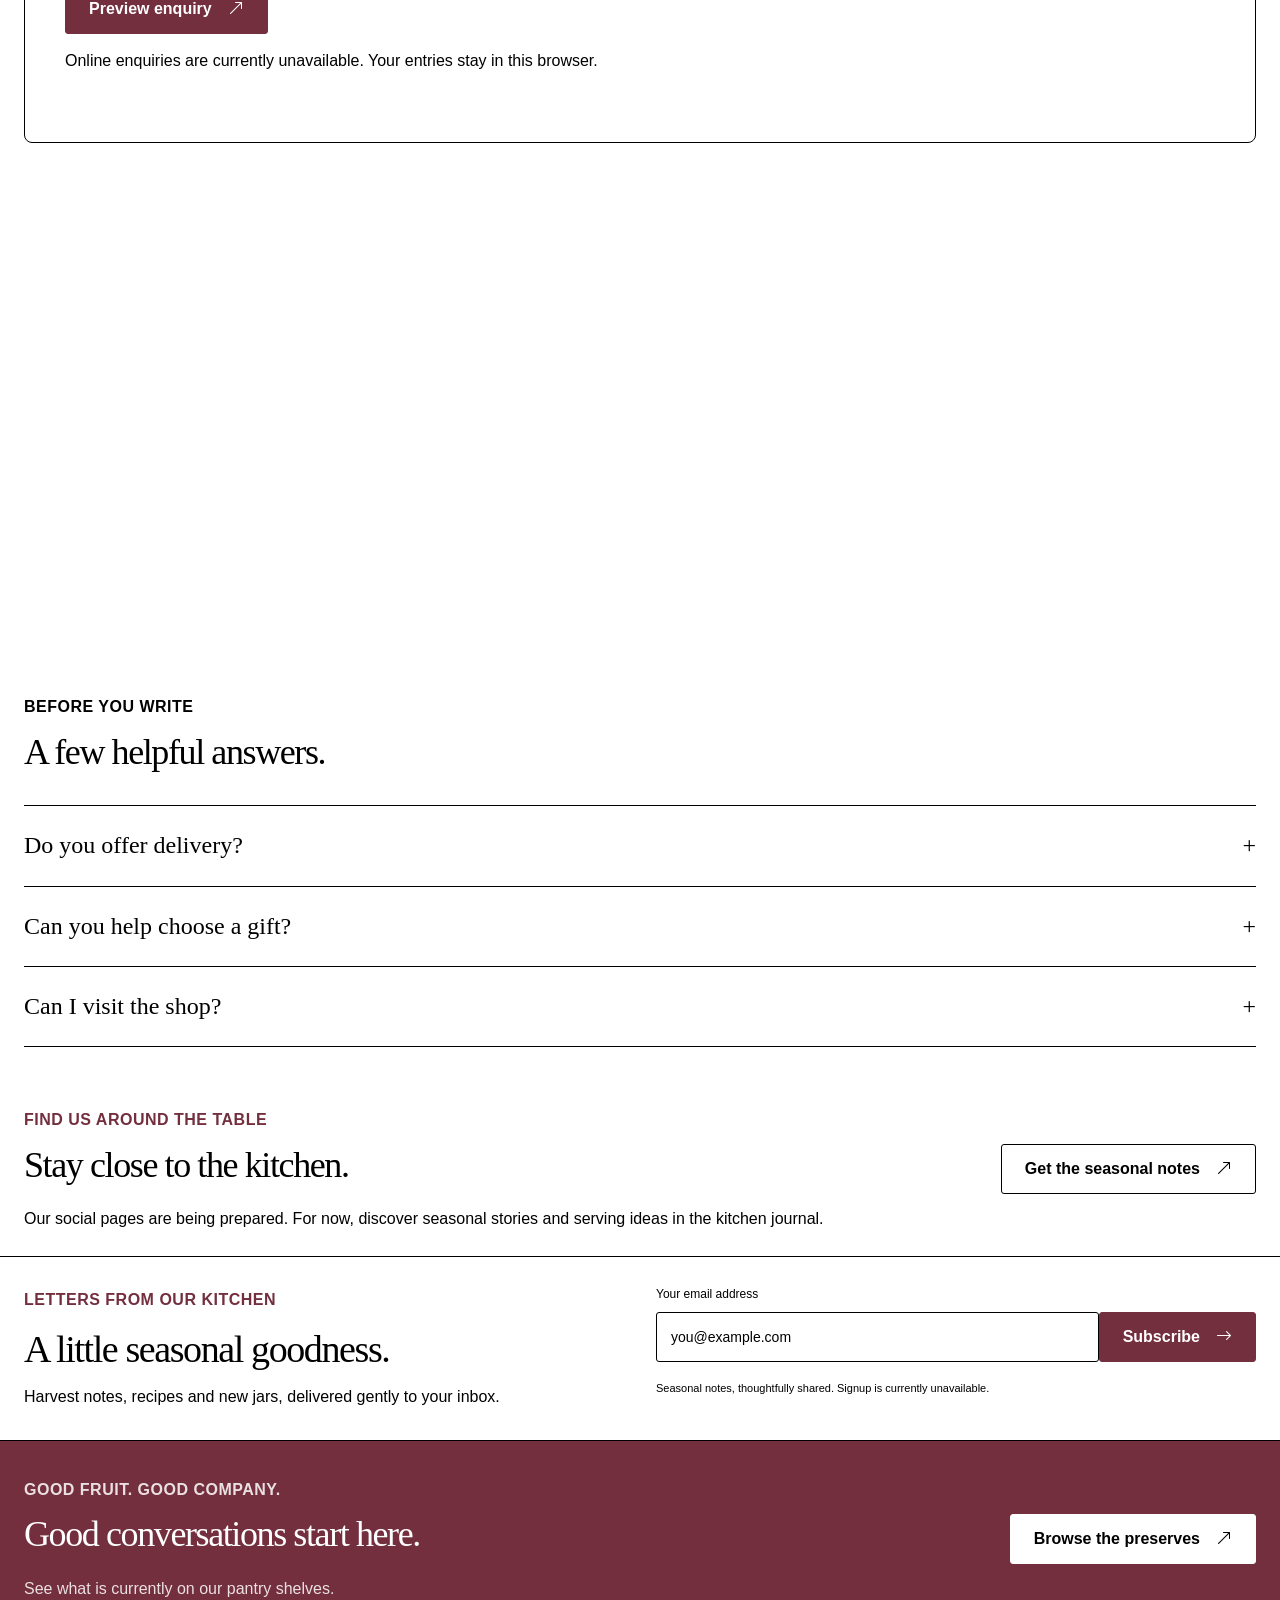
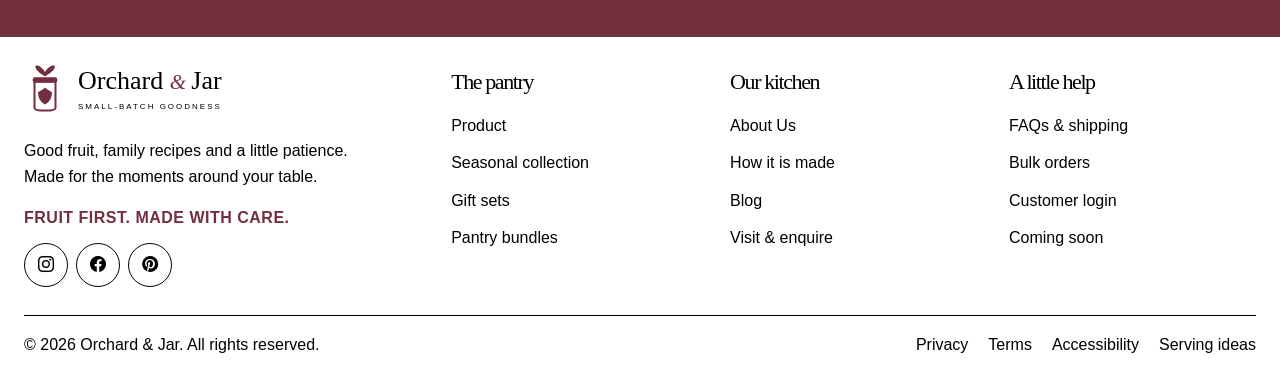
<file: contact.html>
<!DOCTYPE html>
<html lang="en" dir="ltr">
  <head>
    <meta charset="UTF-8">
    <meta name="viewport" content="width=device-width, initial-scale=1">
    <title>
      Contact, Product
      &amp;
      Gifting Enquiries | Orchard
      &amp;
      Jar
    </title>
    <meta name="description" content="Explore contact, product &amp; gifting enquiries at Orchard &amp; Jar, an artisan fruit preserve shop. Discover fruit-led recipes, seasonal flavours and thou">
    <link rel="canonical" href="https://example.com/contact.html">
    <meta property="og:type" content="website">
    <meta property="og:title" content="Contact, Product &amp; Gifting Enquiries | Orchard &amp; Jar">
    <meta property="og:description" content="Explore contact, product &amp; gifting enquiries at Orchard &amp; Jar, an artisan fruit preserve shop. Discover fruit-led recipes, seasonal flavours and thou">
    <meta property="og:url" content="https://example.com/contact.html">
    <meta name="theme-color" content="#742f3e">
    <link rel="icon" type="image/svg+xml" href="assets/images/logo.svg">
    <link rel="stylesheet" href="assets/vendor/bootstrap.css">
    <link rel="stylesheet" href="assets/vendor/bootstrap-icons.css">
    <link rel="stylesheet" href="assets/css/style.css">
    <link rel="stylesheet" href="assets/css/responsive.css">
    <link rel="stylesheet" href="assets/css/dark-mode.css">
    <link rel="stylesheet" href="assets/css/rtl.css">
    <link rel="stylesheet" href="assets/css/image-paths.css">
    <link rel="stylesheet" href="assets/css/refinements.css">
    <script src="assets/js/theme-init.js">
    </script>
    <script type="application/ld+json">
      {
        "@context": "https://schema.org",
        "@type": "LocalBusiness",
        "name": "Orchard & Jar \u2014 artisan preserve shop",
        "url": "https://example.com/",
        "description": "Seasonal fruit preserves, gifting and pantry collections."
      }
    </script>
    <script type="application/ld+json">
      {
        "@context": "https://schema.org",
        "@type": "BreadcrumbList",
        "itemListElement": [
          {
            "@type": "ListItem",
            "position": 1,
            "name": "Home",
            "item": "https://example.com/"
          },
          {
            "@type": "ListItem",
            "position": 2,
            "name": "Contact, Product & Gifting Enquiries",
            "item": "https://example.com/contact.html"
          }
        ]
      }
    </script>
    <script src="assets/js/main.js" defer>
    </script>
  </head>
  <body data-page="contact.html">
    <a class="skip-link" href="#main">
      Skip to content
    </a>
    <div class="announcement">
      <span>
        Small batches. Big fruit flavour.
      </span>
      <a href="products.html?collection=seasonal">
        Meet the seasonal collection
        <i class="bi bi-arrow-right" aria-hidden="true">
        </i>
      </a>
    </div>
    <header class="site-header">
      <div class="container header-row">
        <a class="brand" href="index.html" aria-label="Orchard and Jar home">
          <img src="assets/images/logo.svg" width="42" height="48" alt="">
          <span>
            Orchard
            <em>
              &
            </em>
            Jar
            <small>
              SMALL-BATCH GOODNESS
            </small>
          </span>
        </a>
        <nav class="main-nav" id="main-nav" aria-label="Main navigation">
          <details class="nav-dropdown">
            <summary>
              Home
            </summary>
            <div>
              <a href="index.html">
                Home 1 · The preserve shop
              </a>
              <a href="home-2.html">
                Home 2 · The orchard pantry
              </a>
            </div>
          </details>
          <a href="products.html">
            Product
          </a>
          <a href="gifting.html">
            Gifting
          </a>
          <a href="bulk-orders.html">
            Bulk orders
          </a>
          <a href="about.html">
            About Us
          </a>
          <a href="blog.html">
            Blog
          </a>
          <a href="contact.html" aria-current="page">
            Contact
          </a>
        </nav>
        <div class="header-tools">
          <button class="icon-button" id="theme-toggle" aria-label="Switch to dark theme">
            <i class="bi bi-moon" aria-hidden="true">
            </i>
          </button>
          <button class="icon-button direction-button" id="direction-toggle" aria-label="Switch to right-to-left layout">
            RTL
          </button>
          <a class="icon-button account-link" href="login.html" aria-label="Customer login">
            <i class="bi bi-person" aria-hidden="true">
            </i>
          </a>
          <button class="icon-button menu-toggle" id="menu-toggle" aria-controls="main-nav" aria-expanded="false" aria-label="Open navigation">
            <i class="bi bi-list" aria-hidden="true">
            </i>
          </button>
        </div>
      </div>
    </header>
    <main id="main">
      <!-- inner-hero -->
      <section class="section inner-hero has-image">
        <div class="container">
          <div class="inner-hero-copy">
            <nav class="breadcrumbs" aria-label="Breadcrumb">
              <a href="index.html">
                Home
              </a>
              <span aria-hidden="true">
                /
              </span>
              <span>
                Come by. Write a note.
              </span>
            </nav>
            <p class="eyebrow">
              Contact the kitchen
            </p>
            <h1>
              Come by. Write a note.
            </h1>
            <p class="hero-description">
              A product question, a gifting idea or a bigger table to plan for—we would love to hear what you have in mind.
            </p>
          </div>
          <div class="inner-hero-image">
            <img src="assets/images/c1.jpg" alt="A welcoming kitchen table" width="1200" height="800" loading="eager" decoding="async">
          </div>
        </div>
      </section>
      <!-- enquiry -->
      <section class="section form-section" id="enquiry">
        <div class="container">
          <div class="contact-layout">
            <div>
              <p class="eyebrow">
                Start a conversation
              </p>
              <h2>
                Tell us a little
                <br>
                about your plans.
              </h2>
              <p>
                Questions about a jar, a gift or a gathering? Explore the information below and plan what you would like to ask.
              </p>
              <dl class="contact-details">
                <dt>
                  <i class="bi bi-geo-alt" aria-hidden="true">
                  </i>
                  The pantry
                </dt>
                <dd>
                  12 Orchard Lane, Coimbatore
                  <br>
                  Portland, Oregon, USA
                </dd>
                <dt>
                  <i class="bi bi-telephone" aria-hidden="true">
                  </i>
                  Phone
                </dt>
                <dd>
                  Telephone enquiries are currently unavailable
                </dd>
                <dt>
                  <i class="bi bi-envelope" aria-hidden="true">
                  </i>
                  Email
                </dt>
                <dd>
                  hello@orchardandjar.example
                </dd>
                <dt>
                  <i class="bi bi-clock" aria-hidden="true">
                  </i>
                  Kitchen hours
                </dt>
                <dd>
                  Monday–Saturday · 9:00 am–6:00 pm
                  <br>
                  Sunday · slow mornings, kitchen closed
                </dd>
              </dl>
              <a class="text-link" href="bulk-orders.html#enquiry">
                Planning a bulk order?
                <i class="bi bi-arrow-up-right" aria-hidden="true">
                </i>
              </a>
            </div>
            <form class="demo-form enquiry-form" data-kind="enquiry" novalidate>
              <div class="form-grid">
                <div class="form-field">
                  <label for="field-name">
                    Full name *
                  </label>
                  <input id="field-name" name="name" type="text" required>
                  <span class="field-error" aria-live="polite">
                  </span>
                </div>
                <div class="form-field">
                  <label for="field-email">
                    Email address *
                  </label>
                  <input id="field-email" name="email" type="email" required autocomplete="email">
                  <span class="field-error" aria-live="polite">
                  </span>
                </div>
                <div class="form-field">
                  <label for="field-phone">
                    Phone number
                  </label>
                  <input id="field-phone" name="phone" type="tel" pattern="[+0-9 ()-]{7,20}" autocomplete="tel">
                  <span class="field-error" aria-live="polite">
                  </span>
                </div>
                <div class="form-field">
                  <label for="field-type">
                    Enquiry type *
                  </label>
                  <select id="field-type" name="type" required>
                    <option value="">
                      Choose an option
                    </option>
                    <option>
                      Product question
                    </option>
                    <option>
                      Gifting
                    </option>
                    <option>
                      Bulk order
                    </option>
                    <option>
                      Other
                    </option>
                  </select>
                  <span class="field-error" aria-live="polite">
                  </span>
                </div>
                <div class="form-field">
                  <label for="field-subject">
                    Subject *
                  </label>
                  <input id="field-subject" name="subject" type="text" required>
                  <span class="field-error" aria-live="polite">
                  </span>
                </div>
              </div>
              <div class="form-field">
                <label for="field-message">
                  Tell us what you have in mind *
                </label>
                <textarea id="field-message" name="message" rows="5" required>
                </textarea>
                <span class="field-error" aria-live="polite">
                </span>
              </div>
              <label class="checkbox-label">
                <input type="checkbox" name="consent" required>
                I have read and agree to the
                <a href="privacy.html">
                  privacy information
                </a>
                .
              </label>
              <button class="btn btn-primary" type="submit">
                Preview enquiry
                <i class="bi bi-arrow-up-right" aria-hidden="true">
                </i>
              </button>
              <p class="form-note">
                Online enquiries are currently unavailable. Your entries stay in this browser.
              </p>
              <p class="form-status" role="status" aria-live="polite">
              </p>
            </form>
          </div>
        </div>
      </section>
      <!-- Content section -->
      <section class="section ">
        <div class="container">
       <iframe
  src="https://www.google.com/maps/embed?pb=!1m18!1m12!1m3!1d6511966.527414537!2d-124.59629263386519!3d37.160518048915854!2m3!1f0!2f0!3f0!3m2!1i1024!2i768!4f13.1!3m3!1m2!1s0x808fb9fe5f285e3d%3A0x8b5109a227086f55!2sCalifornia%2C%20USA!5e0!3m2!1sen!2sin!4v1791178338171!5m2!1sen!2sin"
  title="Our location"
  width="100%"
  height="400"
  style="border:0;"
  loading="lazy"
  allowfullscreen
  referrerpolicy="no-referrer-when-downgrade">
</iframe>
           
        </div>
      </section>
      <!-- faq -->
      <section class="section " id="faq">
        <div class="container">
          <div class="section-heading">
            <div>
              <p class="eyebrow">
                Before you write
              </p>
              <h2>
                A few helpful answers.
              </h2>
            </div>
          </div>
          <div class="faq-list">
            <details>
              <summary>
                Do you offer delivery?
                <span aria-hidden="true">
                  +
                </span>
              </summary>
              <p>
                Delivery options depend on your location and the collection. Ask about availability and timings before planning an order.
              </p>
            </details>
            <details>
              <summary>
                Can you help choose a gift?
                <span aria-hidden="true">
                  +
                </span>
              </summary>
              <p>
                Explore the gifting page for hamper ideas, flavour combinations and ways to add a personal note.
              </p>
            </details>
            <details>
              <summary>
                Can I visit the shop?
                <span aria-hidden="true">
                  +
                </span>
              </summary>
              <p>
                Please confirm the visiting address and opening hours before setting out. Current visit arrangements are available on request.
              </p>
            </details>
          </div>
        </div>
      </section>
      <!-- social -->
      <section class="section " id="social">
        <div class="container">
          <div class="social-note">
            <p class="eyebrow">
              Find us around the table
            </p>
            <h2>
              Stay close to the kitchen.
            </h2>
            <p>
              Our social pages are being prepared. For now, discover seasonal stories and serving ideas in the kitchen journal.
            </p>
            <a class="btn btn-outline" href="contact.html#newsletter">
              Get the seasonal notes
              <i class="bi bi-arrow-up-right" aria-hidden="true">
              </i>
            </a>
          </div>
        </div>
      </section>
      <!-- newsletter-section -->
      <section class="section newsletter-section" id="newsletter">
        <div class="container">
          <div class="newsletter">
            <div>
              <p class="eyebrow">
                Letters from our kitchen
              </p>
              <h2>
                A little seasonal goodness.
              </h2>
              <p>
                Harvest notes, recipes and new jars, delivered gently to your inbox.
              </p>
            </div>
            <form class="demo-form newsletter-form" data-kind="newsletter">
              <label for="newsletter-email">
                Your email address
              </label>
              <div class="input-action">
                <input id="newsletter-email" type="email" name="email" placeholder="you@example.com" required autocomplete="email">
                <button class="btn btn-primary" type="submit">
                  Subscribe
                  <i class="bi bi-arrow-right" aria-hidden="true">
                  </i>
                </button>
              </div>
              <small>
                Seasonal notes, thoughtfully shared. Signup is currently unavailable.
              </small>
              <p class="form-status" role="status" aria-live="polite">
              </p>
            </form>
          </div>
        </div>
      </section>
      <!-- cta -->
      <section class="section cta">
        <div class="container">
          <div class="cta-copy">
            <p class="eyebrow">
              Good fruit. Good company.
            </p>
            <h2>
              Good conversations start here.
            </h2>
            <p>
              See what is currently on our pantry shelves.
            </p>
          </div>
          <a class="btn btn-primary" href="products.html">
            Browse the preserves
            <i class="bi bi-arrow-up-right" aria-hidden="true">
            </i>
          </a>
        </div>
      </section>
    </main>
    <footer class="site-footer">
      <div class="container">
        <div class="footer-grid">
          <div>
            <a class="brand" href="index.html">
              <img src="assets/images/logo.svg" width="42" height="48" alt="">
              <span>
                Orchard
                <em>
                  &
                </em>
                Jar
                <small>
                  SMALL-BATCH GOODNESS
                </small>
              </span>
            </a>
            <p>
              Good fruit, family recipes and a little patience. Made for the moments around your table.
            </p>
            <p class="eyebrow">
              Fruit first. Made with care.
            </p>
            <div class="social-links">
              <a href="contact.html#social" aria-label="Instagram information">
                <i class="bi bi-instagram" aria-hidden="true">
                </i>
              </a>
              <a href="contact.html#social" aria-label="Facebook information">
                <i class="bi bi-facebook" aria-hidden="true">
                </i>
              </a>
              <a href="contact.html#social" aria-label="Pinterest information">
                <i class="bi bi-pinterest" aria-hidden="true">
                </i>
              </a>
            </div>
          </div>
          <div>
            <h2>
              The pantry
            </h2>
            <a href="products.html">
              Product
            </a>
            <a href="products.html?collection=seasonal">
              Seasonal collection
            </a>
            <a href="gifting.html">
              Gift sets
            </a>
            <a href="pricing.html">
              Pantry bundles
            </a>
          </div>
          <div>
            <h2>
              Our kitchen
            </h2>
            <a href="about.html">
              About Us
            </a>
            <a href="about.html#process">
              How it is made
            </a>
            <a href="blog.html">
              Blog
            </a>
            <a href="contact.html">
              Visit
              &
              enquire
            </a>
          </div>
          <div>
            <h2>
              A little help
            </h2>
            <a href="contact.html#faq">
              FAQs
              &
              shipping
            </a>
            <a href="bulk-orders.html">
              Bulk orders
            </a>
            <a href="login.html">
              Customer login
            </a>
            <a href="coming-soon.html">
              Coming soon
            </a>
          </div>
        </div>
        <div class="footer-bottom">
          <p>
            ©
            <span data-year>
              2026
            </span>
            Orchard
            &
            Jar. All rights reserved.
          </p>
          <div>
            <a href="privacy.html">
              Privacy
            </a>
            <a href="terms.html">
              Terms
            </a>
            <a href="accessibility.html">
              Accessibility
            </a>
            <a href="blog.html">
              Serving ideas
            </a>
          </div>
        </div>
      </div>
    </footer>
  </body>
</html>
</file>
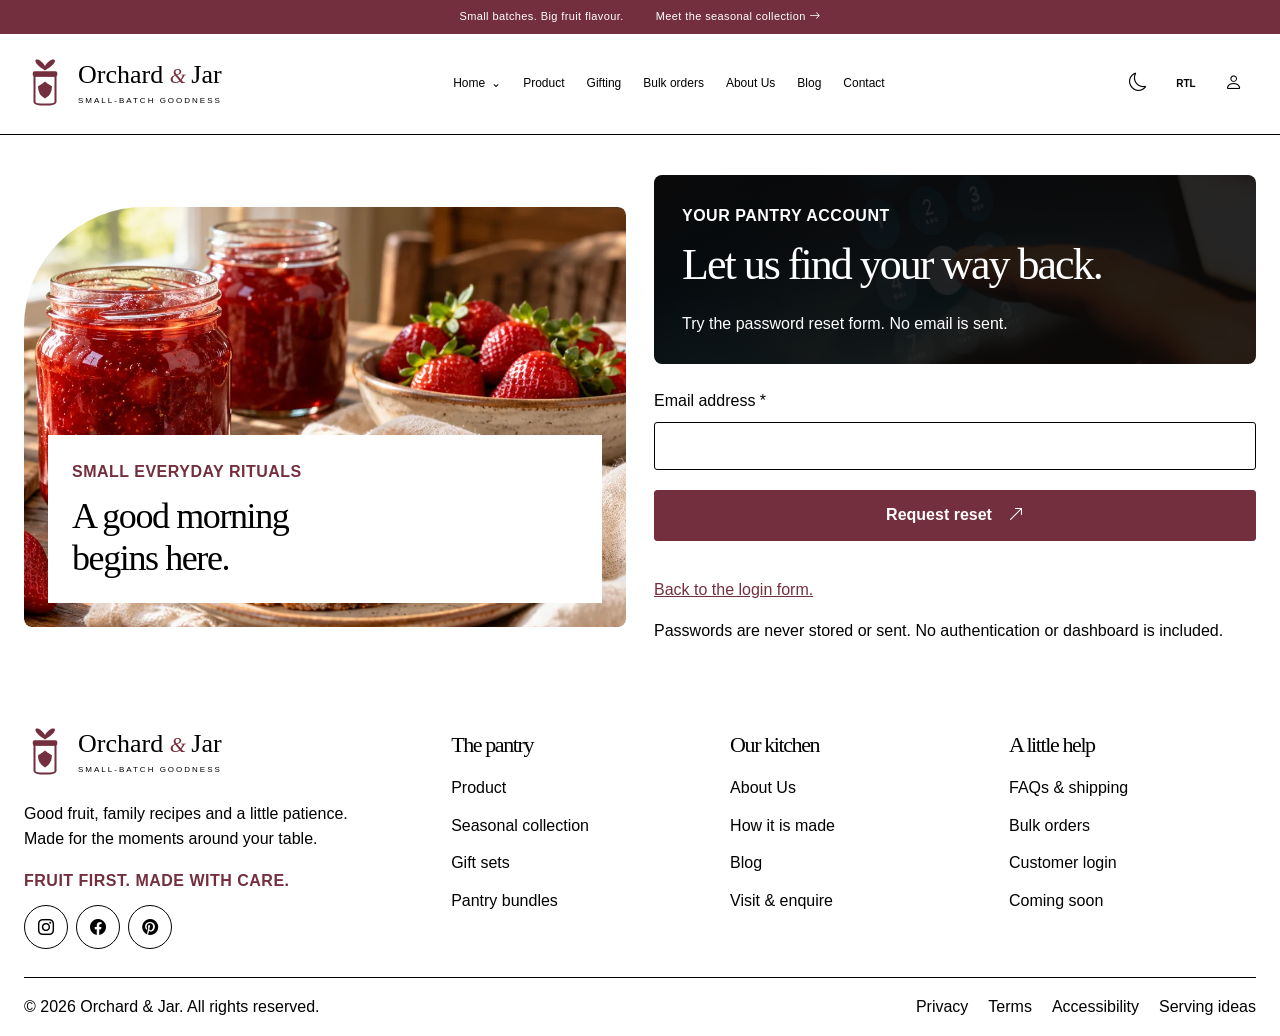
<file: forgot-password.html>
<!DOCTYPE html>
<html lang="en" dir="ltr">
  <head>
    <meta charset="UTF-8">
    <meta name="viewport" content="width=device-width, initial-scale=1">
    <title>
      Let us find your way back. | Orchard
      &amp;
      Jar
    </title>
    <meta name="description" content="Explore let us find your way back. at Orchard &amp; Jar, an artisan fruit preserve shop. Discover fruit-led recipes, seasonal flavours and thoughtful pan">
    <link rel="canonical" href="https://example.com/forgot-password.html">
    <meta property="og:type" content="website">
    <meta property="og:title" content="Let us find your way back. | Orchard &amp; Jar">
    <meta property="og:description" content="Explore let us find your way back. at Orchard &amp; Jar, an artisan fruit preserve shop. Discover fruit-led recipes, seasonal flavours and thoughtful pan">
    <meta property="og:url" content="https://example.com/forgot-password.html">
    <meta name="theme-color" content="#742f3e">
    <link rel="icon" type="image/svg+xml" href="assets/images/logo.svg">
    <link rel="stylesheet" href="assets/vendor/bootstrap.css">
    <link rel="stylesheet" href="assets/vendor/bootstrap-icons.css">
    <link rel="stylesheet" href="assets/css/style.css">
    <link rel="stylesheet" href="assets/css/responsive.css">
    <link rel="stylesheet" href="assets/css/dark-mode.css">
    <link rel="stylesheet" href="assets/css/rtl.css">
    <link rel="stylesheet" href="assets/css/image-paths.css">
    <link rel="stylesheet" href="assets/css/refinements.css">
    <script src="assets/js/theme-init.js">
    </script>
    <script type="application/ld+json">
      {
        "@context": "https://schema.org",
        "@type": "WebPage",
        "name": "Let us find your way back.",
        "description": "Explore let us find your way back. at Orchard & Jar, an artisan fruit preserve shop. Discover fruit-led recipes, seasonal flavours and thoughtful pan",
        "isPartOf": {
          "@type": "WebSite",
          "name": "Orchard & Jar",
          "url": "https://example.com/"
        }
      }
    </script>
    <script type="application/ld+json">
      {
        "@context": "https://schema.org",
        "@type": "BreadcrumbList",
        "itemListElement": [
          {
            "@type": "ListItem",
            "position": 1,
            "name": "Home",
            "item": "https://example.com/"
          },
          {
            "@type": "ListItem",
            "position": 2,
            "name": "Let us find your way back.",
            "item": "https://example.com/forgot-password.html"
          }
        ]
      }
    </script>
    <script src="assets/js/main.js" defer>
    </script>
  </head>
  <body data-page="forgot-password.html">
    <a class="skip-link" href="#main">
      Skip to content
    </a>
    <div class="announcement">
      <span>
        Small batches. Big fruit flavour.
      </span>
      <a href="products.html?collection=seasonal">
        Meet the seasonal collection
        <i class="bi bi-arrow-right" aria-hidden="true">
        </i>
      </a>
    </div>
    <header class="site-header">
      <div class="container header-row">
        <a class="brand" href="index.html" aria-label="Orchard and Jar home">
          <img src="assets/images/logo.svg" width="42" height="48" alt="">
          <span>
            Orchard
            <em>
              &
            </em>
            Jar
            <small>
              SMALL-BATCH GOODNESS
            </small>
          </span>
        </a>
        <nav class="main-nav" id="main-nav" aria-label="Main navigation">
          <details class="nav-dropdown">
            <summary>
              Home
            </summary>
            <div>
              <a href="index.html">
                Home 1 · The preserve shop
              </a>
              <a href="home-2.html">
                Home 2 · The orchard pantry
              </a>
            </div>
          </details>
          <a href="products.html">
            Product
          </a>
          <a href="gifting.html">
            Gifting
          </a>
          <a href="bulk-orders.html">
            Bulk orders
          </a>
          <a href="about.html">
            About Us
          </a>
          <a href="blog.html">
            Blog
          </a>
          <a href="contact.html">
            Contact
          </a>
        </nav>
        <div class="header-tools">
          <button class="icon-button" id="theme-toggle" aria-label="Switch to dark theme">
            <i class="bi bi-moon" aria-hidden="true">
            </i>
          </button>
          <button class="icon-button direction-button" id="direction-toggle" aria-label="Switch to right-to-left layout">
            RTL
          </button>
          <a class="icon-button account-link" href="login.html" aria-label="Customer login">
            <i class="bi bi-person" aria-hidden="true">
            </i>
          </a>
          <button class="icon-button menu-toggle" id="menu-toggle" aria-controls="main-nav" aria-expanded="false" aria-label="Open navigation">
            <i class="bi bi-list" aria-hidden="true">
            </i>
          </button>
        </div>
      </div>
    </header>
    <main id="main">
      <section class="account-section">
        <div class="container account-layout">
          <div class="account-picture">
            <img src="assets/images/breakfast.webp" alt="Quiet breakfast table with homemade fruit preserve" class="" width="1200" height="800" loading="eager" decoding="async">
            <div>
              <p class="eyebrow">
                Small everyday rituals
              </p>
              <h2>
                A good morning
                <br>
                begins here.
              </h2>
            </div>
          </div>
          <div class="account-copy">
            <div class="page-heading account-heading">
<p class="eyebrow">
              Your pantry account
            </p>
            <h1>
              Let us find your way back.
            </h1>
            <p>
              Try the password reset form. No email is sent.
            </p>
</div>
            <form class="demo-form account-form" data-kind="reset" novalidate>
              <div class="form-field">
                <label for="field-email">
                  Email address *
                </label>
                <input id="field-email" name="email" type="email" required autocomplete="email">
                <span class="field-error" aria-live="polite">
                </span>
              </div>
              <button type="submit" class="btn btn-primary">
                Request reset
                <i class="bi bi-arrow-up-right" aria-hidden="true">
                </i>
              </button>
              <p class="form-status" role="status" aria-live="polite">
              </p>
            </form>
            <p class="account-crosslink">
              <a href="login.html">
                Back to the login form.
              </a>
            </p>
            <p class="form-note">
              Passwords are never stored or sent. No authentication or dashboard is included.
            </p>
          </div>
        </div>
      </section>
    </main>
    <footer class="site-footer">
      <div class="container">
        <div class="footer-grid">
          <div>
            <a class="brand" href="index.html">
              <img src="assets/images/logo.svg" width="42" height="48" alt="">
              <span>
                Orchard
                <em>
                  &
                </em>
                Jar
                <small>
                  SMALL-BATCH GOODNESS
                </small>
              </span>
            </a>
            <p>
              Good fruit, family recipes and a little patience. Made for the moments around your table.
            </p>
            <p class="eyebrow">
              Fruit first. Made with care.
            </p>
            <div class="social-links">
              <a href="contact.html#social" aria-label="Instagram information">
                <i class="bi bi-instagram" aria-hidden="true">
                </i>
              </a>
              <a href="contact.html#social" aria-label="Facebook information">
                <i class="bi bi-facebook" aria-hidden="true">
                </i>
              </a>
              <a href="contact.html#social" aria-label="Pinterest information">
                <i class="bi bi-pinterest" aria-hidden="true">
                </i>
              </a>
            </div>
          </div>
          <div>
            <h2>
              The pantry
            </h2>
            <a href="products.html">
              Product
            </a>
            <a href="products.html?collection=seasonal">
              Seasonal collection
            </a>
            <a href="gifting.html">
              Gift sets
            </a>
            <a href="pricing.html">
              Pantry bundles
            </a>
          </div>
          <div>
            <h2>
              Our kitchen
            </h2>
            <a href="about.html">
              About Us
            </a>
            <a href="about.html#process">
              How it is made
            </a>
            <a href="blog.html">
              Blog
            </a>
            <a href="contact.html">
              Visit
              &
              enquire
            </a>
          </div>
          <div>
            <h2>
              A little help
            </h2>
            <a href="contact.html#faq">
              FAQs
              &
              shipping
            </a>
            <a href="bulk-orders.html">
              Bulk orders
            </a>
            <a href="login.html">
              Customer login
            </a>
            <a href="coming-soon.html">
              Coming soon
            </a>
          </div>
        </div>
        <div class="footer-bottom">
          <p>
            ©
            <span data-year>
              2026
            </span>
            Orchard
            &
            Jar. All rights reserved.
          </p>
          <div>
            <a href="privacy.html">
              Privacy
            </a>
            <a href="terms.html">
              Terms
            </a>
            <a href="accessibility.html">
              Accessibility
            </a>
            <a href="blog.html">
              Serving ideas
            </a>
          </div>
        </div>
      </div>
    </footer>
  </body>
</html>
</file>
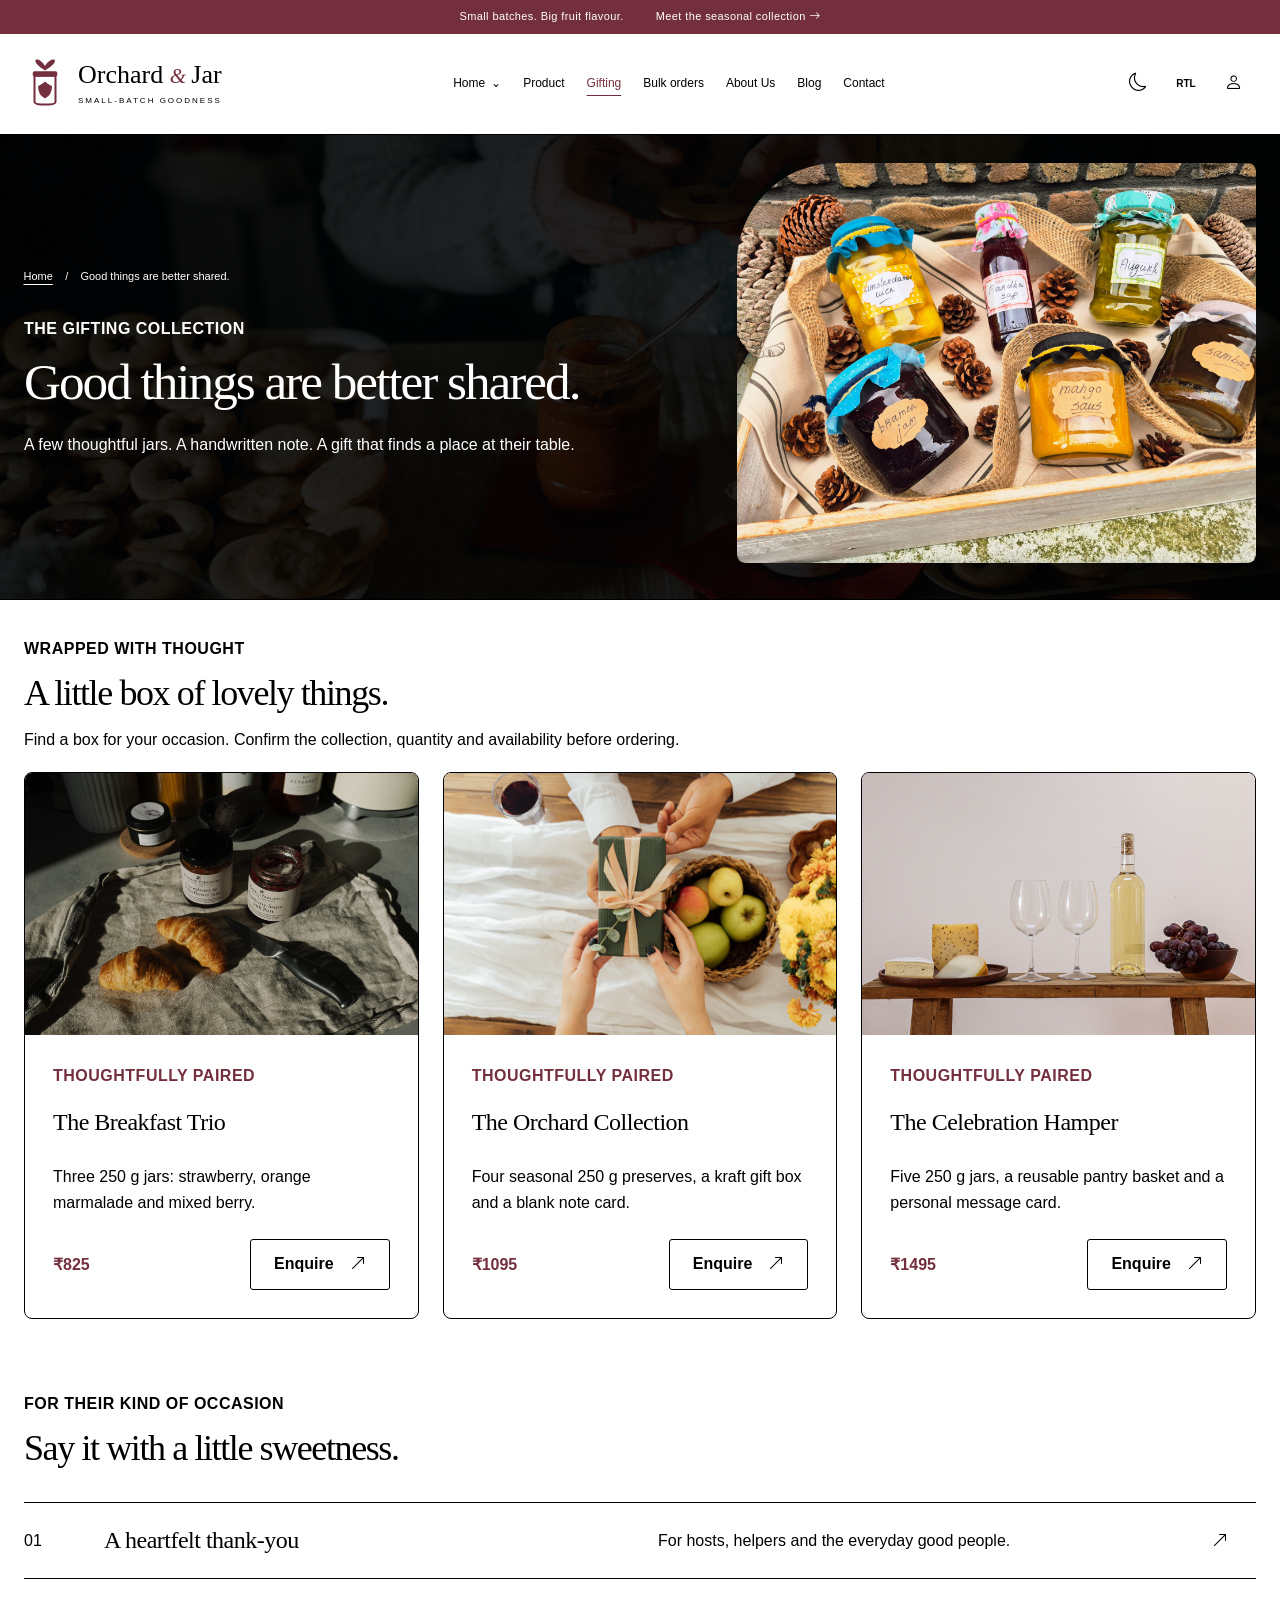
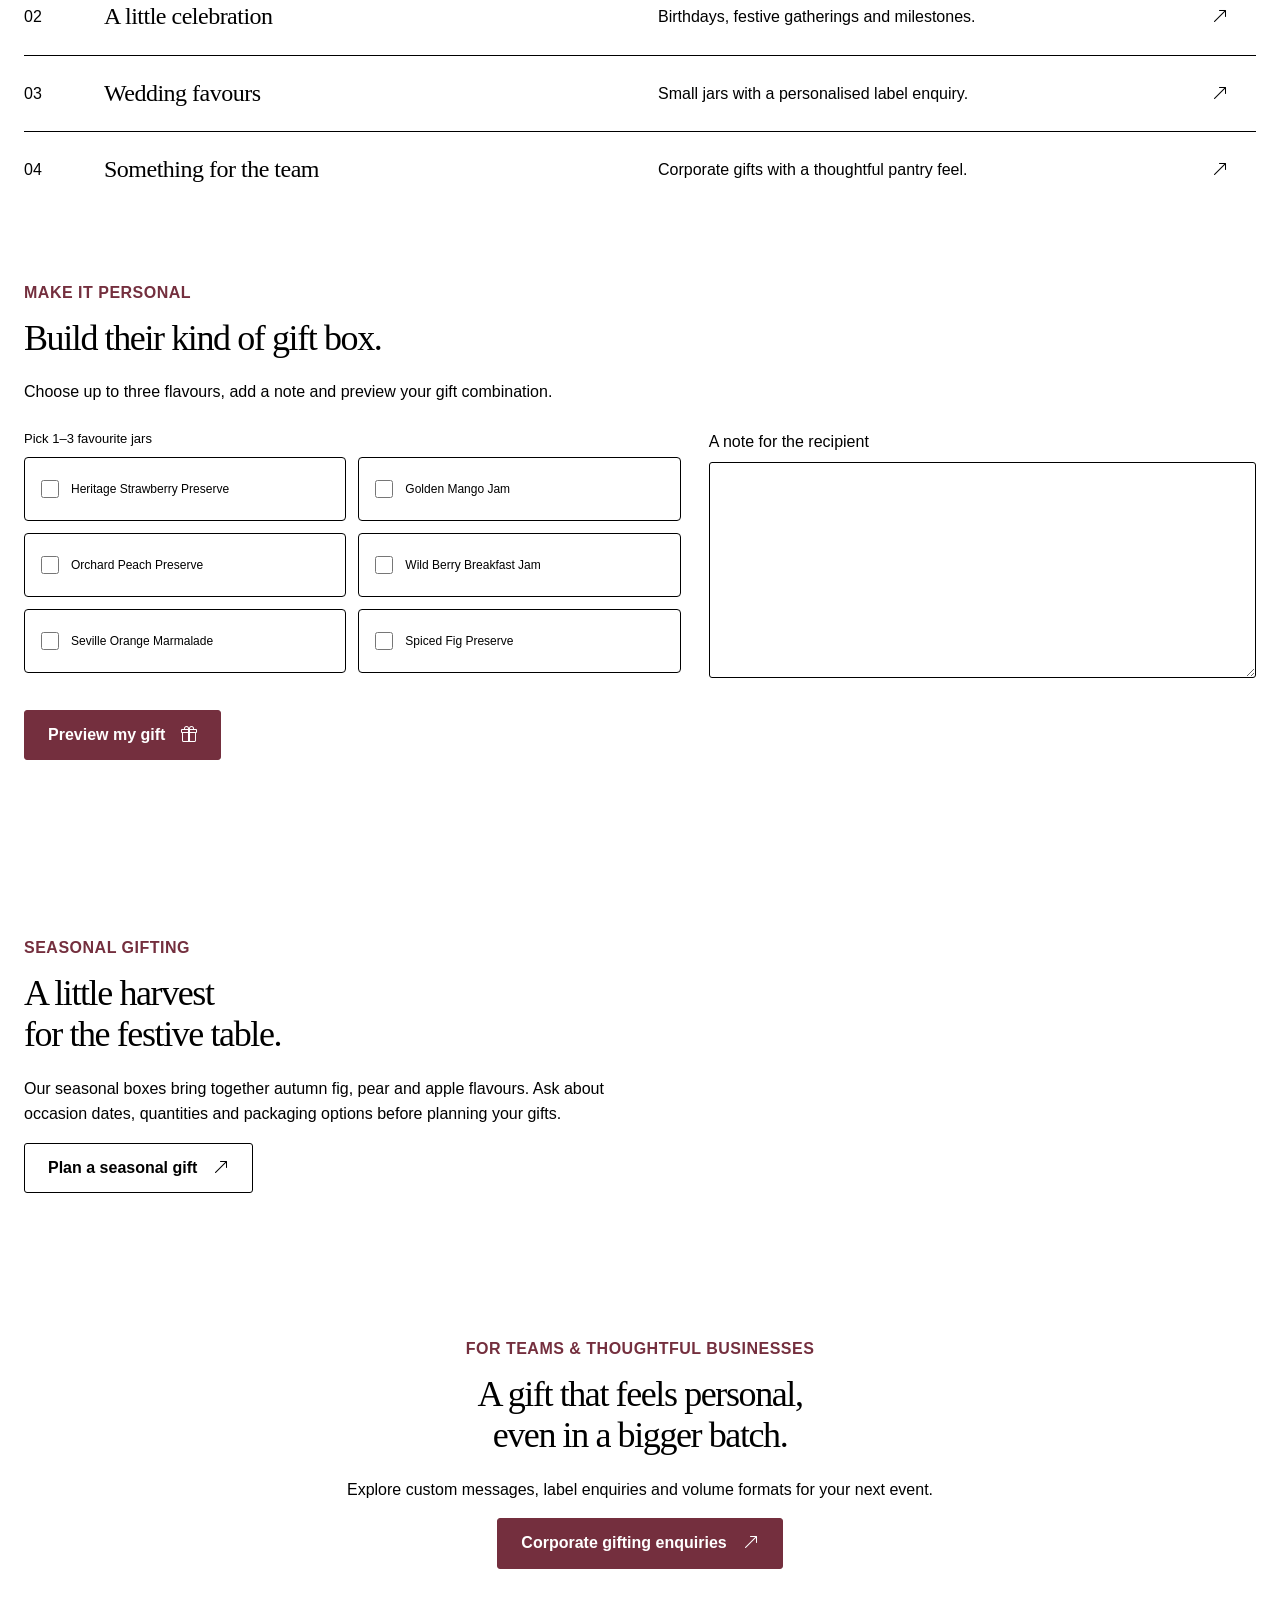
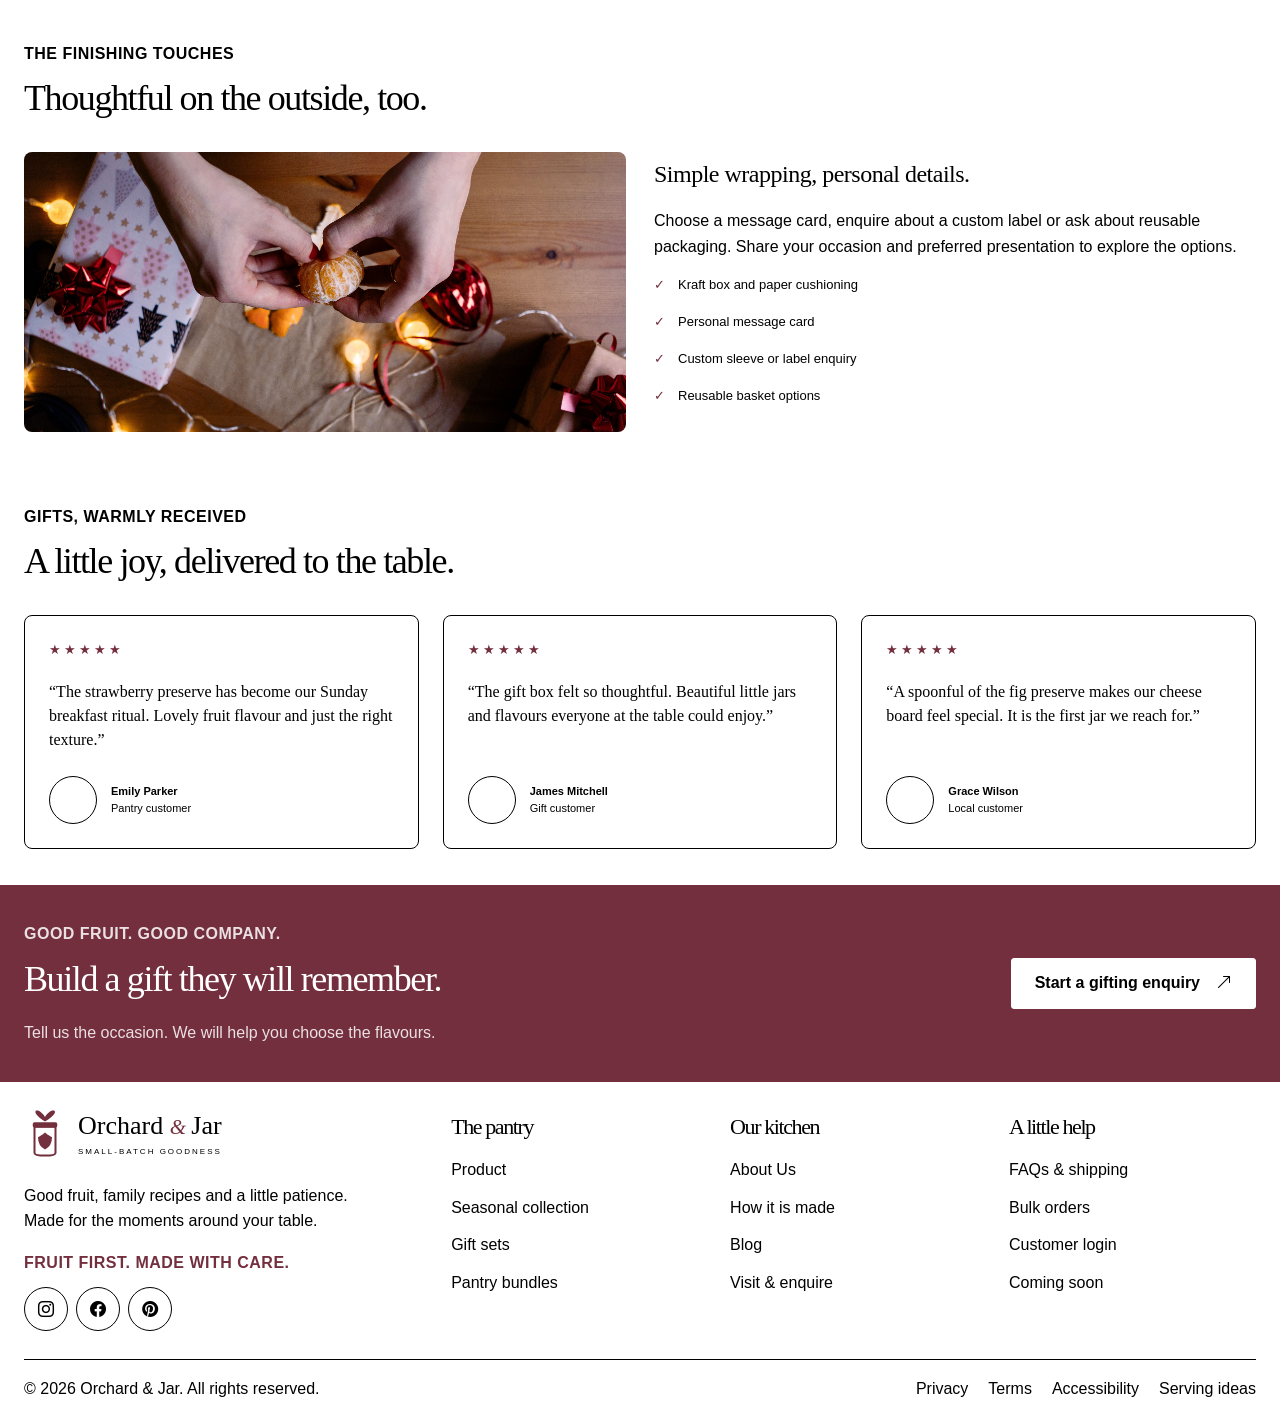
<file: gifting.html>
<!DOCTYPE html>
<html lang="en" dir="ltr">
  <head>
    <meta charset="UTF-8">
    <meta name="viewport" content="width=device-width, initial-scale=1">
    <title>
      Jam Gift Boxes
      &amp;
      Personalised Hampers | Orchard
      &amp;
      Jar
    </title>
    <meta name="description" content="Explore jam gift boxes &amp; personalised hampers at Orchard &amp; Jar, an artisan fruit preserve shop. Discover fruit-led recipes, seasonal flavours and tho">
    <link rel="canonical" href="https://example.com/gifting.html">
    <meta property="og:type" content="website">
    <meta property="og:title" content="Jam Gift Boxes &amp; Personalised Hampers | Orchard &amp; Jar">
    <meta property="og:description" content="Explore jam gift boxes &amp; personalised hampers at Orchard &amp; Jar, an artisan fruit preserve shop. Discover fruit-led recipes, seasonal flavours and tho">
    <meta property="og:url" content="https://example.com/gifting.html">
    <meta name="theme-color" content="#742f3e">
    <link rel="icon" type="image/svg+xml" href="assets/images/logo.svg">
    <link rel="stylesheet" href="assets/vendor/bootstrap.css">
    <link rel="stylesheet" href="assets/vendor/bootstrap-icons.css">
    <link rel="stylesheet" href="assets/css/style.css">
    <link rel="stylesheet" href="assets/css/responsive.css">
    <link rel="stylesheet" href="assets/css/dark-mode.css">
    <link rel="stylesheet" href="assets/css/rtl.css">
    <link rel="stylesheet" href="assets/css/image-paths.css">
    <link rel="stylesheet" href="assets/css/refinements.css">
    <script src="assets/js/theme-init.js">
    </script>
    <script type="application/ld+json">
      {
        "@context": "https://schema.org",
        "@type": "WebPage",
        "name": "Jam Gift Boxes & Personalised Hampers",
        "description": "Explore jam gift boxes & personalised hampers at Orchard & Jar, an artisan fruit preserve shop. Discover fruit-led recipes, seasonal flavours and tho",
        "isPartOf": {
          "@type": "WebSite",
          "name": "Orchard & Jar",
          "url": "https://example.com/"
        }
      }
    </script>
    <script type="application/ld+json">
      {
        "@context": "https://schema.org",
        "@type": "BreadcrumbList",
        "itemListElement": [
          {
            "@type": "ListItem",
            "position": 1,
            "name": "Home",
            "item": "https://example.com/"
          },
          {
            "@type": "ListItem",
            "position": 2,
            "name": "Jam Gift Boxes & Personalised Hampers",
            "item": "https://example.com/gifting.html"
          }
        ]
      }
    </script>
    <script src="assets/js/main.js" defer>
    </script>
  </head>
  <body data-page="gifting.html">
    <a class="skip-link" href="#main">
      Skip to content
    </a>
    <div class="announcement">
      <span>
        Small batches. Big fruit flavour.
      </span>
      <a href="products.html?collection=seasonal">
        Meet the seasonal collection
        <i class="bi bi-arrow-right" aria-hidden="true">
        </i>
      </a>
    </div>
    <header class="site-header">
      <div class="container header-row">
        <a class="brand" href="index.html" aria-label="Orchard and Jar home">
          <img src="assets/images/logo.svg" width="42" height="48" alt="">
          <span>
            Orchard
            <em>
              &
            </em>
            Jar
            <small>
              SMALL-BATCH GOODNESS
            </small>
          </span>
        </a>
        <nav class="main-nav" id="main-nav" aria-label="Main navigation">
          <details class="nav-dropdown">
            <summary>
              Home
            </summary>
            <div>
              <a href="index.html">
                Home 1 · The preserve shop
              </a>
              <a href="home-2.html">
                Home 2 · The orchard pantry
              </a>
            </div>
          </details>
          <a href="products.html">
            Product
          </a>
          <a href="gifting.html" aria-current="page">
            Gifting
          </a>
          <a href="bulk-orders.html">
            Bulk orders
          </a>
          <a href="about.html">
            About Us
          </a>
          <a href="blog.html">
            Blog
          </a>
          <a href="contact.html">
            Contact
          </a>
        </nav>
        <div class="header-tools">
          <button class="icon-button" id="theme-toggle" aria-label="Switch to dark theme">
            <i class="bi bi-moon" aria-hidden="true">
            </i>
          </button>
          <button class="icon-button direction-button" id="direction-toggle" aria-label="Switch to right-to-left layout">
            RTL
          </button>
          <a class="icon-button account-link" href="login.html" aria-label="Customer login">
            <i class="bi bi-person" aria-hidden="true">
            </i>
          </a>
          <button class="icon-button menu-toggle" id="menu-toggle" aria-controls="main-nav" aria-expanded="false" aria-label="Open navigation">
            <i class="bi bi-list" aria-hidden="true">
            </i>
          </button>
        </div>
      </div>
    </header>
    <main id="main">
      <!-- inner-hero has-image -->
      <section class="section inner-hero has-image">
        <div class="container">
          <div class="inner-hero-copy">
            <nav class="breadcrumbs" aria-label="Breadcrumb">
              <a href="index.html">
                Home
              </a>
              <span aria-hidden="true">
                /
              </span>
              <span>
                Good things are better shared.
              </span>
            </nav>
            <p class="eyebrow">
              The gifting collection
            </p>
            <h1>
              Good things are better shared.
            </h1>
            <p class="hero-description">
              A few thoughtful jars. A handwritten note. A gift that finds a place at their table.
            </p>
          </div>
          <div class="inner-hero-image">
            <img src="assets/images/gift.jpg" alt="Good things are better shared." class="" width="1200" height="800" loading="eager" decoding="async">
          </div>
        </div>
      </section>
      <!-- Content section -->
      <section class="section ">
        <div class="container">
          <div class="section-heading">
            <div>
              <p class="eyebrow">
                Wrapped with thought
              </p>
              <h2>
                A little box of lovely things.
              </h2>
              <p>
                Find a box for your occasion. Confirm the collection, quantity and availability before ordering.
              </p>
            </div>
          </div>
          <div class="gift-grid">
            <article class="gift-card">
              <img src="assets/images/gift-breakfast.jpg" alt="The Breakfast Trio" class="" width="1200" height="800" loading="lazy" decoding="async">
              <div>
                <p class="eyebrow">
                  Thoughtfully paired
                </p>
                <h3>
                  The Breakfast Trio
                </h3>
                <p>
                  Three 250 g jars: strawberry, orange marmalade and mixed berry.
                </p>
                <div class="gift-card-bottom">
                  <strong>
                    ₹825
                  </strong>
                  <a class="btn btn-outline" href="contact.html?type=Gifting">
                    Enquire
                    <i class="bi bi-arrow-up-right" aria-hidden="true">
                    </i>
                  </a>
                </div>
              </div>
            </article>
            <article class="gift-card">
              <img src="assets/images/gift-orchard.jpg" alt="The Orchard Collection" class="" width="1200" height="800" loading="lazy" decoding="async">
              <div>
                <p class="eyebrow">
                  Thoughtfully paired
                </p>
                <h3>
                  The Orchard Collection
                </h3>
                <p>
                  Four seasonal 250 g preserves, a kraft gift box and a blank note card.
                </p>
                <div class="gift-card-bottom">
                  <strong>
                    ₹1095
                  </strong>
                  <a class="btn btn-outline" href="contact.html?type=Gifting">
                    Enquire
                    <i class="bi bi-arrow-up-right" aria-hidden="true">
                    </i>
                  </a>
                </div>
              </div>
            </article>
            <article class="gift-card">
              <img src="assets/images/gift-celebration.jpg" alt="The Celebration Hamper" class="" width="1200" height="800" loading="lazy" decoding="async">
              <div>
                <p class="eyebrow">
                  Thoughtfully paired
                </p>
                <h3>
                  The Celebration Hamper
                </h3>
                <p>
                  Five 250 g jars, a reusable pantry basket and a personal message card.
                </p>
                <div class="gift-card-bottom">
                  <strong>
                    ₹1495
                  </strong>
                  <a class="btn btn-outline" href="contact.html?type=Gifting">
                    Enquire
                    <i class="bi bi-arrow-up-right" aria-hidden="true">
                    </i>
                  </a>
                </div>
              </div>
            </article>
          </div>
        </div>
      </section>
      <!-- occasion-section -->
      <section class="section occasion-section">
        <div class="container">
          <div class="section-heading">
            <div>
              <p class="eyebrow">
                For their kind of occasion
              </p>
              <h2>
                Say it with a little sweetness.
              </h2>
            </div>
          </div>
          <div class="occasion-list">
            <a href="contact.html?type=Gifting">
              <span>
                01
              </span>
              <h3>
                A heartfelt thank-you
              </h3>
              <p>
                For hosts, helpers and the everyday good people.
              </p>
              <i class="bi bi-arrow-up-right" aria-hidden="true">
              </i>
            </a>
            <a href="contact.html?type=Gifting">
              <span>
                02
              </span>
              <h3>
                A little celebration
              </h3>
              <p>
                Birthdays, festive gatherings and milestones.
              </p>
              <i class="bi bi-arrow-up-right" aria-hidden="true">
              </i>
            </a>
            <a href="contact.html?type=Gifting">
              <span>
                03
              </span>
              <h3>
                Wedding favours
              </h3>
              <p>
                Small jars with a personalised label enquiry.
              </p>
              <i class="bi bi-arrow-up-right" aria-hidden="true">
              </i>
            </a>
            <a href="contact.html?type=Gifting">
              <span>
                04
              </span>
              <h3>
                Something for the team
              </h3>
              <p>
                Corporate gifts with a thoughtful pantry feel.
              </p>
              <i class="bi bi-arrow-up-right" aria-hidden="true">
              </i>
            </a>
          </div>
        </div>
      </section>
      <!-- build-your-box -->
      <section class="section builder-section" id="build-your-box">
        <div class="container">
          <div class="gift-builder-layout">
            <div>
              <p class="eyebrow">
                Make it personal
              </p>
              <h2>
                Build their
                <br>
                kind of gift box.
              </h2>
              <p>
                Choose up to three flavours, add a note and preview your gift combination.
              </p>
            </div>
            <form id="gift-builder" class="gift-builder">
              <fieldset>
                <legend>
                  Pick 1–3 favourite jars
                </legend>
                <div class="gift-choices">
                  <label>
                    <input type="checkbox" name="flavour" value="Heritage Strawberry Preserve">
                    <span>
                      Heritage Strawberry Preserve
                    </span>
                  </label>
                  <label>
                    <input type="checkbox" name="flavour" value="Golden Mango Jam">
                    <span>
                      Golden Mango Jam
                    </span>
                  </label>
                  <label>
                    <input type="checkbox" name="flavour" value="Orchard Peach Preserve">
                    <span>
                      Orchard Peach Preserve
                    </span>
                  </label>
                  <label>
                    <input type="checkbox" name="flavour" value="Wild Berry Breakfast Jam">
                    <span>
                      Wild Berry Breakfast Jam
                    </span>
                  </label>
                  <label>
                    <input type="checkbox" name="flavour" value="Seville Orange Marmalade">
                    <span>
                      Seville Orange Marmalade
                    </span>
                  </label>
                  <label>
                    <input type="checkbox" name="flavour" value="Spiced Fig Preserve">
                    <span>
                      Spiced Fig Preserve
                    </span>
                  </label>
                </div>
              </fieldset>
              <div class="form-field">
                <label for="field-gift-note">
                  A note for the recipient
                </label>
                <textarea id="field-gift-note" name="gift-note" rows="5">
                </textarea>
                <span class="field-error" aria-live="polite">
                </span>
              </div>
              <button type="submit" class="btn btn-primary">
                Preview my gift
                <i class="bi bi-gift" aria-hidden="true">
                </i>
              </button>
              <p class="form-status" role="status" aria-live="polite">
              </p>
            </form>
          </div>
        </div>
      </section>
      <!-- Content section -->
      <section class="section ">
        <div class="container">
          <div class="editorial reverse">
            <div class="editorial-image">
              <img src="assets/images/gift-detail.jpg" alt="A little harvest&lt;br&gt;for the festive table." class="" width="1200" height="800" loading="lazy" decoding="async">
            </div>
            <div class="editorial-copy">
              <p class="eyebrow">
                Seasonal gifting
              </p>
              <h2>
                A little harvest
                <br>
                for the festive table.
              </h2>
              <p>
                Our seasonal boxes bring together autumn fig, pear and apple flavours. Ask about occasion dates, quantities and packaging options before planning your gifts.
              </p>
              <a class="btn btn-outline" href="contact.html?type=Gifting">
                Plan a seasonal gift
                <i class="bi bi-arrow-up-right" aria-hidden="true">
                </i>
              </a>
            </div>
          </div>
        </div>
      </section>
      <!-- corporate-section -->
      <section class="section corporate-section">
        <div class="container">
          <div class="corporate-band">
            <p class="eyebrow">
              For teams
              &
              thoughtful businesses
            </p>
            <h2>
              A gift that feels personal,
              <br>
              even in a bigger batch.
            </h2>
            <p>
              Explore custom messages, label enquiries and volume formats for your next event.
            </p>
            <a class="btn btn-primary" href="bulk-orders.html">
              Corporate gifting enquiries
              <i class="bi bi-arrow-up-right" aria-hidden="true">
              </i>
            </a>
          </div>
        </div>
      </section>
      <!-- Content section -->
      <section class="section ">
        <div class="container">
          <div class="section-heading">
            <div>
              <p class="eyebrow">
                The finishing touches
              </p>
              <h2>
                Thoughtful on the outside, too.
              </h2>
            </div>
          </div>
          <div class="packaging-grid">
            <div>
              <img src="assets/images/packaging.jpg" alt="Kraft packaging and preserve gift box detail" class="" width="1200" height="800" loading="lazy" decoding="async">
            </div>
            <div>
              <h3>
                Simple wrapping, personal details.
              </h3>
              <p>
                Choose a message card, enquire about a custom label or ask about reusable packaging. Share your occasion and preferred presentation to explore the options.
              </p>
              <ul class="check-list">
                <li>
                  Kraft box and paper cushioning
                </li>
                <li>
                  Personal message card
                </li>
                <li>
                  Custom sleeve or label enquiry
                </li>
                <li>
                  Reusable basket options
                </li>
              </ul>
            </div>
          </div>
        </div>
      </section>
      <!-- Content section -->
      <section class="section ">
        <div class="container">
          <div class="section-heading">
            <div>
              <p class="eyebrow">
                Gifts, warmly received
              </p>
              <h2>
                A little joy, delivered to the table.
              </h2>
            </div>
          </div>
          <div class="testimonial-grid">
            <figure class="testimonial">
              <div class="stars" aria-label="5 out of 5 stars">
                ★★★★★
              </div>
              <blockquote>
                “The strawberry preserve has become our Sunday breakfast ritual. Lovely fruit flavour and just the right texture.”
              </blockquote>
              <figcaption>
                <img class="avatar" src="assets/images/testimonials/Emily.jpg" alt="Emily Parker — customer portrait illustration" width="48" height="48" loading="lazy" decoding="async">
                <div>
                  <strong>
                    Emily Parker
                  </strong>
                  <span>
                    Pantry customer
                  </span>
                </div>
              </figcaption>
            </figure>
            <figure class="testimonial">
              <div class="stars" aria-label="5 out of 5 stars">
                ★★★★★
              </div>
              <blockquote>
                “The gift box felt so thoughtful. Beautiful little jars and flavours everyone at the table could enjoy.”
              </blockquote>
              <figcaption>
                <img class="avatar" src="assets/images/testimonials/James.jpg" alt="James Mitchell — customer portrait illustration" width="48" height="48" loading="lazy" decoding="async">
                <div>
                  <strong>
                    James Mitchell
                  </strong>
                  <span>
                    Gift customer
                  </span>
                </div>
              </figcaption>
            </figure>
            <figure class="testimonial">
              <div class="stars" aria-label="5 out of 5 stars">
                ★★★★★
              </div>
              <blockquote>
                “A spoonful of the fig preserve makes our cheese board feel special. It is the first jar we reach for.”
              </blockquote>
              <figcaption>
                <img class="avatar" src="assets/images/testimonials/Grace.jpg" alt="Grace Wilson — customer portrait illustration" width="48" height="48" loading="lazy" decoding="async">
                <div>
                  <strong>
                    Grace Wilson
                  </strong>
                  <span>
                    Local customer
                  </span>
                </div>
              </figcaption>
            </figure>
          </div>
        </div>
      </section>
      <!-- cta -->
      <section class="section cta">
        <div class="container">
          <div class="cta-copy">
            <p class="eyebrow">
              Good fruit. Good company.
            </p>
            <h2>
              Build a gift they will remember.
            </h2>
            <p>
              Tell us the occasion. We will help you choose the flavours.
            </p>
          </div>
          <a class="btn btn-primary" href="contact.html?type=Gifting">
            Start a gifting enquiry
            <i class="bi bi-arrow-up-right" aria-hidden="true">
            </i>
          </a>
        </div>
      </section>
    </main>
    <footer class="site-footer">
      <div class="container">
        <div class="footer-grid">
          <div>
            <a class="brand" href="index.html">
              <img src="assets/images/logo.svg" width="42" height="48" alt="">
              <span>
                Orchard
                <em>
                  &
                </em>
                Jar
                <small>
                  SMALL-BATCH GOODNESS
                </small>
              </span>
            </a>
            <p>
              Good fruit, family recipes and a little patience. Made for the moments around your table.
            </p>
            <p class="eyebrow">
              Fruit first. Made with care.
            </p>
            <div class="social-links">
              <a href="contact.html#social" aria-label="Instagram information">
                <i class="bi bi-instagram" aria-hidden="true">
                </i>
              </a>
              <a href="contact.html#social" aria-label="Facebook information">
                <i class="bi bi-facebook" aria-hidden="true">
                </i>
              </a>
              <a href="contact.html#social" aria-label="Pinterest information">
                <i class="bi bi-pinterest" aria-hidden="true">
                </i>
              </a>
            </div>
          </div>
          <div>
            <h2>
              The pantry
            </h2>
            <a href="products.html">
              Product
            </a>
            <a href="products.html?collection=seasonal">
              Seasonal collection
            </a>
            <a href="gifting.html">
              Gift sets
            </a>
            <a href="pricing.html">
              Pantry bundles
            </a>
          </div>
          <div>
            <h2>
              Our kitchen
            </h2>
            <a href="about.html">
              About Us
            </a>
            <a href="about.html#process">
              How it is made
            </a>
            <a href="blog.html">
              Blog
            </a>
            <a href="contact.html">
              Visit
              &
              enquire
            </a>
          </div>
          <div>
            <h2>
              A little help
            </h2>
            <a href="contact.html#faq">
              FAQs
              &
              shipping
            </a>
            <a href="bulk-orders.html">
              Bulk orders
            </a>
            <a href="login.html">
              Customer login
            </a>
            <a href="coming-soon.html">
              Coming soon
            </a>
          </div>
        </div>
        <div class="footer-bottom">
          <p>
            ©
            <span data-year>
              2026
            </span>
            Orchard
            &
            Jar. All rights reserved.
          </p>
          <div>
            <a href="privacy.html">
              Privacy
            </a>
            <a href="terms.html">
              Terms
            </a>
            <a href="accessibility.html">
              Accessibility
            </a>
            <a href="blog.html">
              Serving ideas
            </a>
          </div>
        </div>
      </div>
    </footer>
  </body>
</html>
</file>
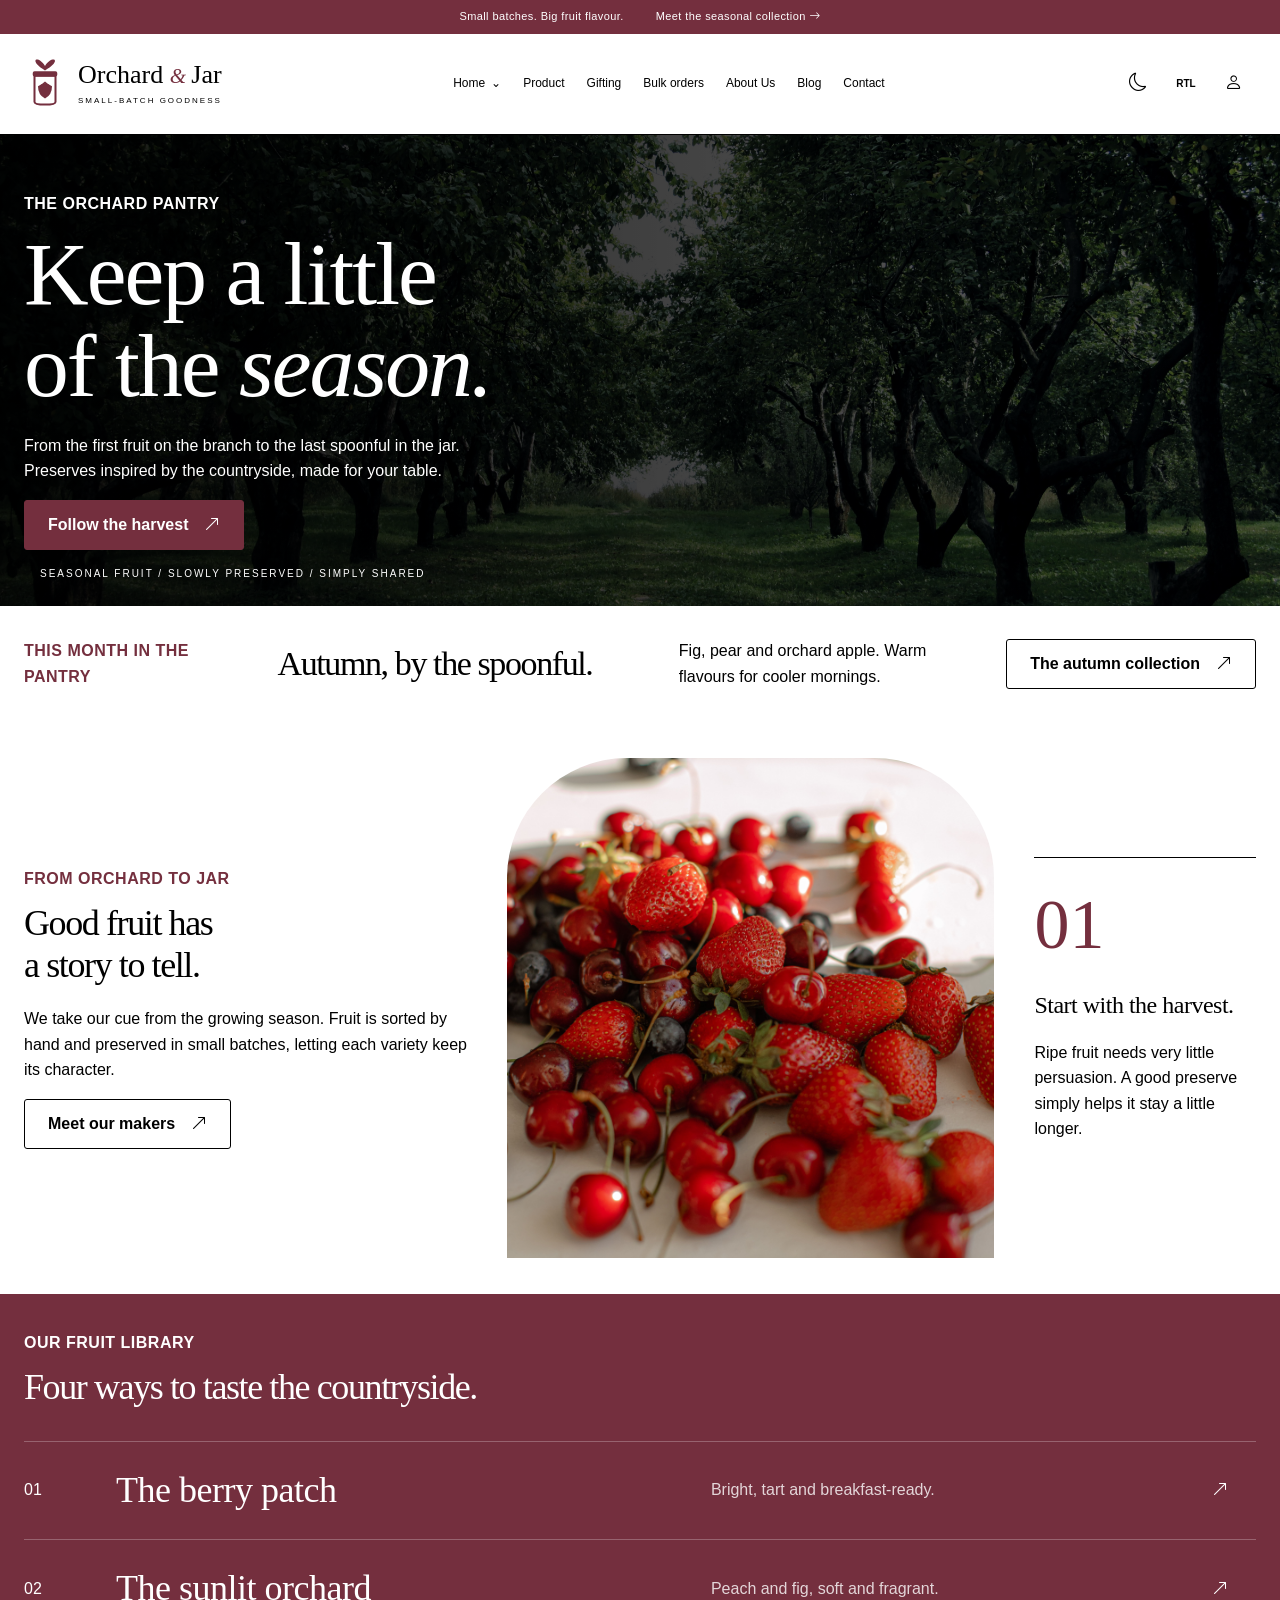
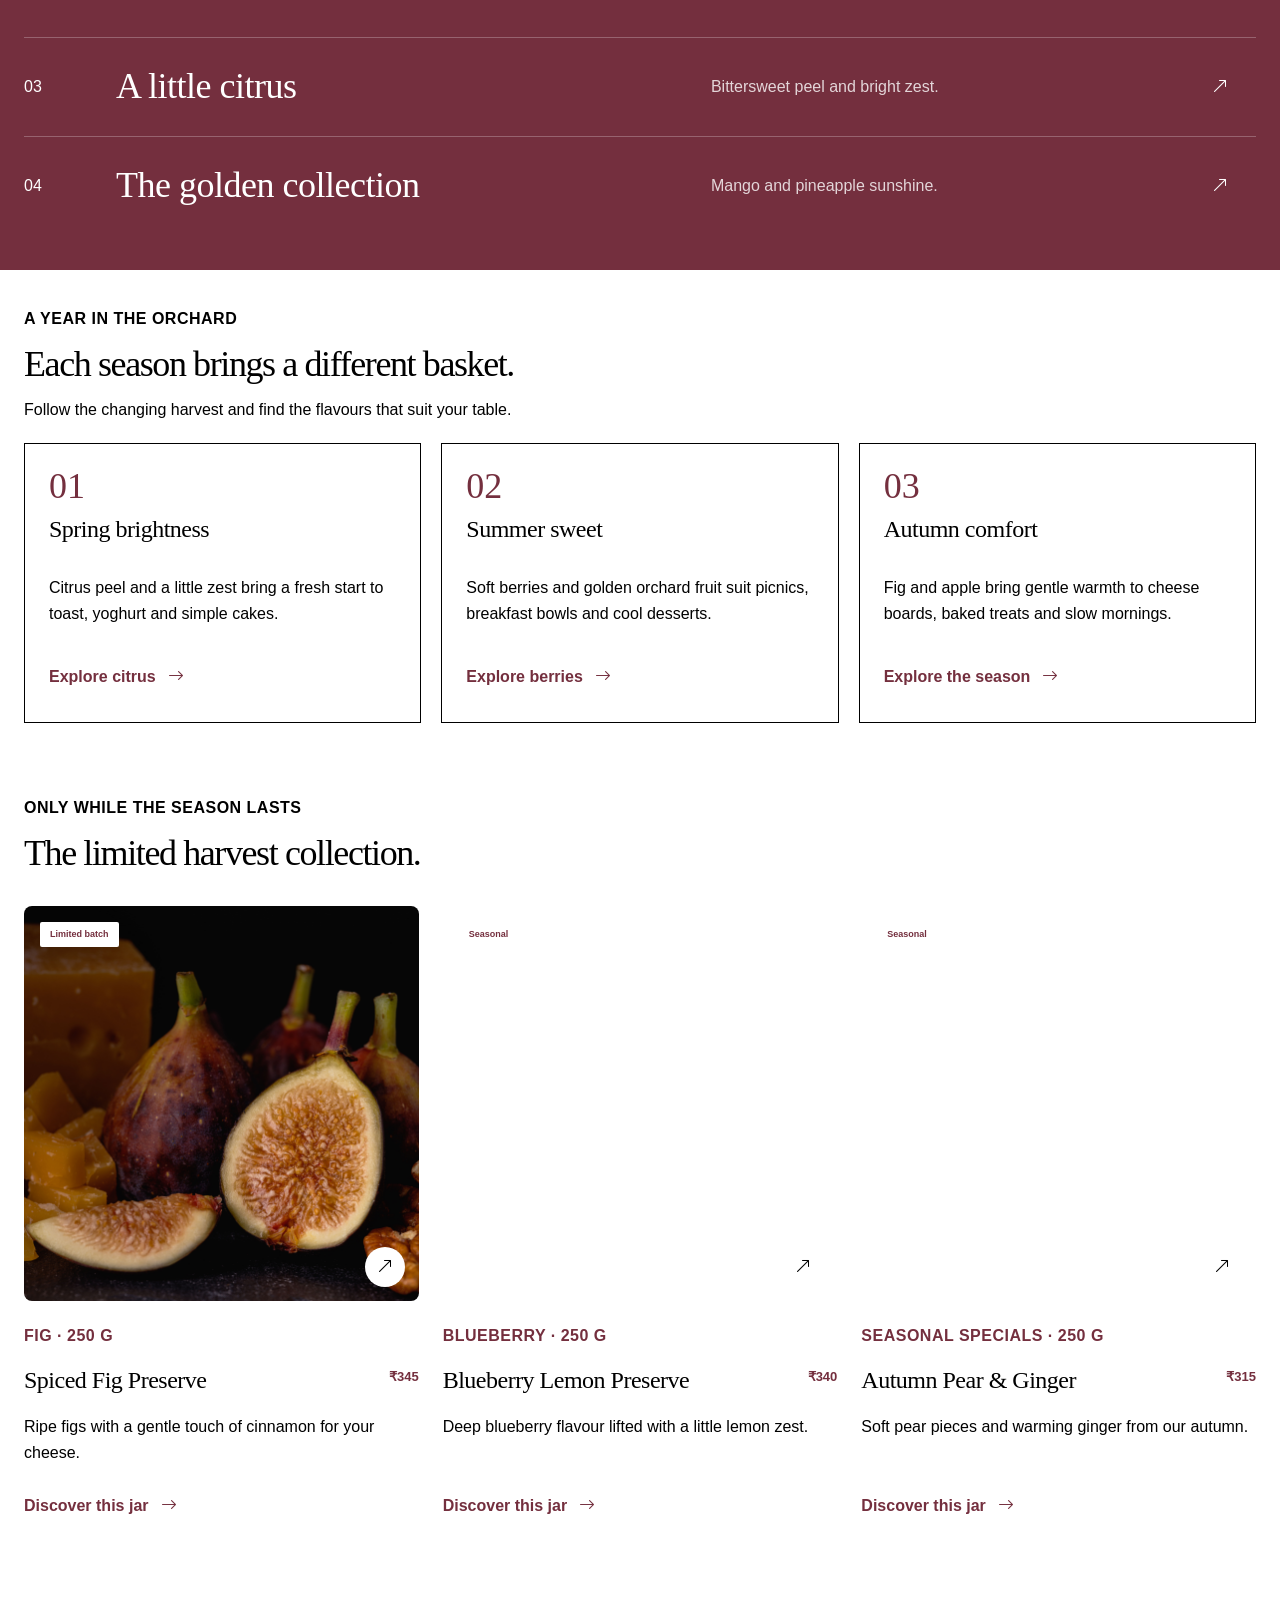
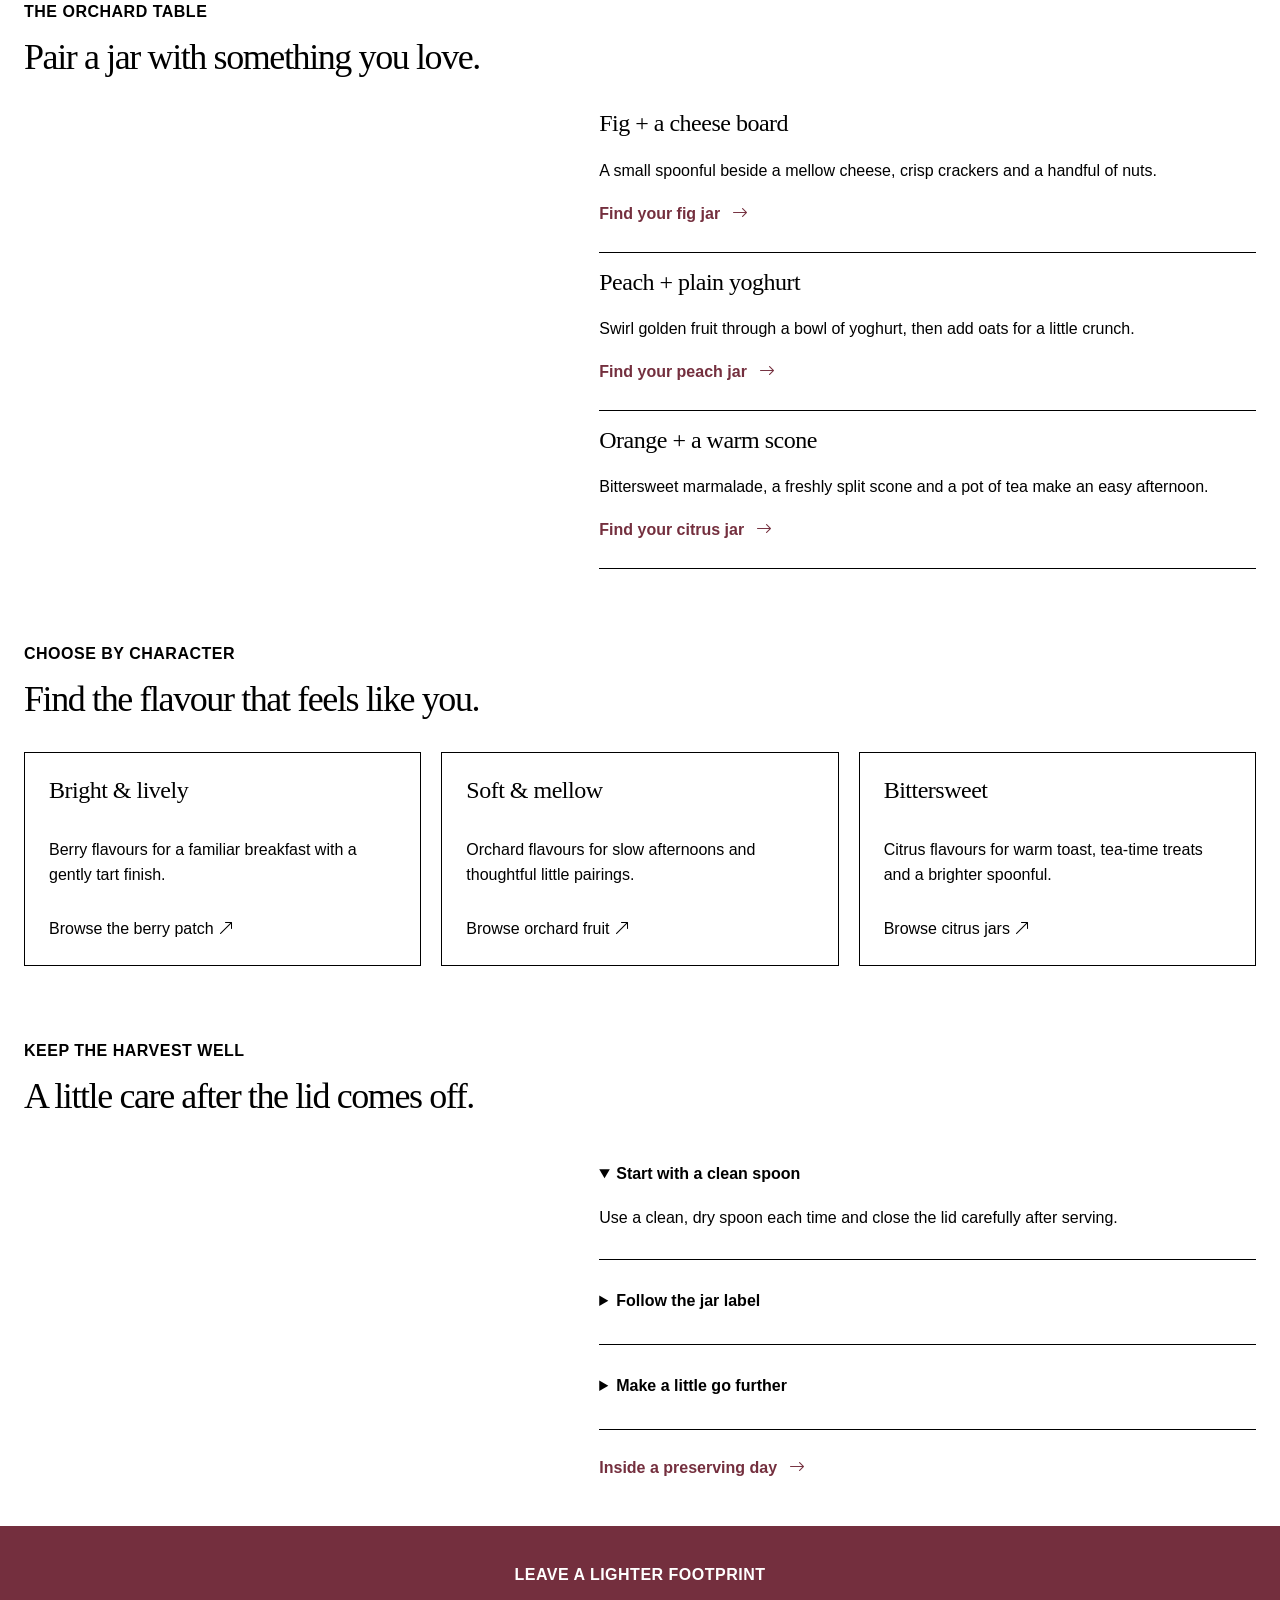
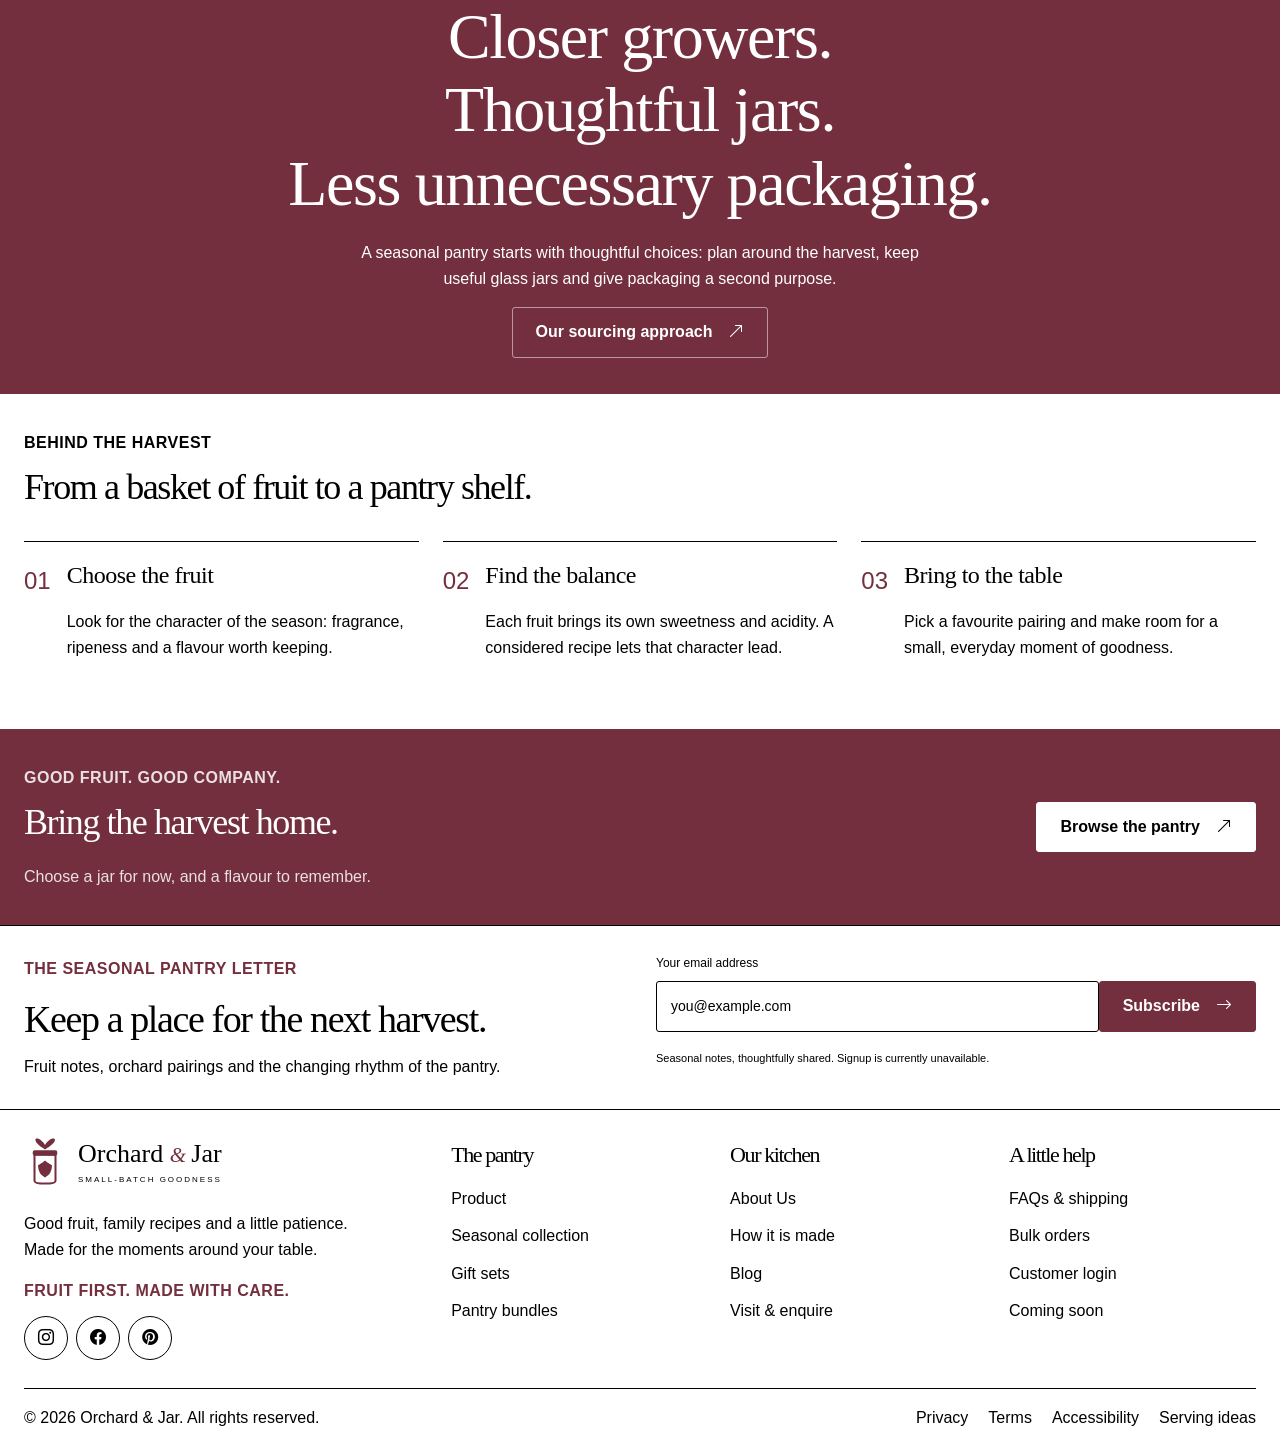
<file: home-2.html>
<!DOCTYPE html>
<html lang="en" dir="ltr">
  <head>
    <meta charset="UTF-8">
    <meta name="viewport" content="width=device-width, initial-scale=1">
    <title>
      The Orchard Pantry | Home 2 | Orchard
      &amp;
      Jar
    </title>
    <meta name="description" content="Explore the orchard pantry | home 2 at Orchard &amp; Jar, an artisan fruit preserve shop. Discover fruit-led recipes, seasonal flavours and thoughtful pa">
    <link rel="canonical" href="https://example.com/home-2.html">
    <meta property="og:type" content="website">
    <meta property="og:title" content="The Orchard Pantry | Home 2 | Orchard &amp; Jar">
    <meta property="og:description" content="Explore the orchard pantry | home 2 at Orchard &amp; Jar, an artisan fruit preserve shop. Discover fruit-led recipes, seasonal flavours and thoughtful pa">
    <meta property="og:url" content="https://example.com/home-2.html">
    <meta name="theme-color" content="#742f3e">
    <link rel="icon" type="image/svg+xml" href="assets/images/logo.svg">
    <link rel="stylesheet" href="assets/vendor/bootstrap.css">
    <link rel="stylesheet" href="assets/vendor/bootstrap-icons.css">
    <link rel="stylesheet" href="assets/css/style.css">
    <link rel="stylesheet" href="assets/css/responsive.css">
    <link rel="stylesheet" href="assets/css/dark-mode.css">
    <link rel="stylesheet" href="assets/css/rtl.css">
    <link rel="stylesheet" href="assets/css/image-paths.css">
    <link rel="stylesheet" href="assets/css/refinements.css">
    <script src="assets/js/theme-init.js">
    </script>
    <script type="application/ld+json">
      {
        "@context": "https://schema.org",
        "@type": "WebPage",
        "name": "The Orchard Pantry | Home 2",
        "description": "Explore the orchard pantry | home 2 at Orchard & Jar, an artisan fruit preserve shop. Discover fruit-led recipes, seasonal flavours and thoughtful pa",
        "isPartOf": {
          "@type": "WebSite",
          "name": "Orchard & Jar",
          "url": "https://example.com/"
        }
      }
    </script>
    <script type="application/ld+json">
      {
        "@context": "https://schema.org",
        "@type": "BreadcrumbList",
        "itemListElement": [
          {
            "@type": "ListItem",
            "position": 1,
            "name": "Home",
            "item": "https://example.com/"
          },
          {
            "@type": "ListItem",
            "position": 2,
            "name": "The Orchard Pantry | Home 2",
            "item": "https://example.com/home-2.html"
          }
        ]
      }
    </script>
    <script src="assets/js/main.js" defer>
    </script>
  </head>
  <body data-page="home-2.html">
    <a class="skip-link" href="#main">
      Skip to content
    </a>
    <div class="announcement">
      <span>
        Small batches. Big fruit flavour.
      </span>
      <a href="products.html?collection=seasonal">
        Meet the seasonal collection
        <i class="bi bi-arrow-right" aria-hidden="true">
        </i>
      </a>
    </div>
    <header class="site-header">
      <div class="container header-row">
        <a class="brand" href="index.html" aria-label="Orchard and Jar home">
          <img src="assets/images/logo.svg" width="42" height="48" alt="">
          <span>
            Orchard
            <em>
              &
            </em>
            Jar
            <small>
              SMALL-BATCH GOODNESS
            </small>
          </span>
        </a>
        <nav class="main-nav" id="main-nav" aria-label="Main navigation">
          <details class="nav-dropdown">
            <summary>
              Home
            </summary>
            <div>
              <a href="index.html">
                Home 1 · The preserve shop
              </a>
              <a href="home-2.html">
                Home 2 · The orchard pantry
              </a>
            </div>
          </details>
          <a href="products.html">
            Product
          </a>
          <a href="gifting.html">
            Gifting
          </a>
          <a href="bulk-orders.html">
            Bulk orders
          </a>
          <a href="about.html">
            About Us
          </a>
          <a href="blog.html">
            Blog
          </a>
          <a href="contact.html">
            Contact
          </a>
        </nav>
        <div class="header-tools">
          <button class="icon-button" id="theme-toggle" aria-label="Switch to dark theme">
            <i class="bi bi-moon" aria-hidden="true">
            </i>
          </button>
          <button class="icon-button direction-button" id="direction-toggle" aria-label="Switch to right-to-left layout">
            RTL
          </button>
          <a class="icon-button account-link" href="login.html" aria-label="Customer login">
            <i class="bi bi-person" aria-hidden="true">
            </i>
          </a>
          <button class="icon-button menu-toggle" id="menu-toggle" aria-controls="main-nav" aria-expanded="false" aria-label="Open navigation">
            <i class="bi bi-list" aria-hidden="true">
            </i>
          </button>
        </div>
      </div>
    </header>
    <main id="main">
      <section class="farm-hero">
        <div class="farm-image">
          <img src="assets/images/headings/h2.jpg" alt="Sunlit peach orchard with a harvest basket" class="" width="1200" height="800" loading="eager" decoding="async">
        </div>
        <div class="container farm-hero-content">
          <p class="eyebrow">
            THE ORCHARD PANTRY
          </p>
          <h1>
            Keep a little
            <br>
            of the
            <em>
              season.
            </em>
          </h1>
          <p>
            From the first fruit on the branch to the last spoonful in the jar. Preserves inspired by the countryside, made for your table.
          </p>
          <a class="btn btn-primary" href="home-2.html#harvest">
            Follow the harvest
            <i class="bi bi-arrow-up-right" aria-hidden="true">
            </i>
          </a>
        </div>
        <div class="farm-note">
          SEASONAL FRUIT / SLOWLY PRESERVED / SIMPLY SHARED
        </div>
      </section>
      <!-- harvest -->
      <section class="section harvest-section" id="harvest">
        <div class="container">
          <div class="harvest-banner">
            <span class="eyebrow">
              THIS MONTH IN THE PANTRY
            </span>
            <h2>
              Autumn, by the spoonful.
            </h2>
            <p>
              Fig, pear and orchard apple. Warm flavours for cooler mornings.
            </p>
            <a class="btn btn-outline" href="products.html?collection=seasonal">
              The autumn collection
              <i class="bi bi-arrow-up-right" aria-hidden="true">
              </i>
            </a>
          </div>
        </div>
      </section>
      <!-- Content section -->
      <section class="section ">
        <div class="container">
          <div class="farm-story-grid">
            <div>
              <p class="eyebrow">
                From orchard to jar
              </p>
              <h2>
                Good fruit has
                <br>
                a story to tell.
              </h2>
              <p>
                We take our cue from the growing season. Fruit is sorted by hand and preserved in small batches, letting each variety keep its character.
              </p>
              <a class="btn btn-outline" href="about.html">
                Meet our makers
                <i class="bi bi-arrow-up-right" aria-hidden="true">
                </i>
              </a>
            </div>
            <div>
              <img src="assets/images/harvest.jpg" alt="Freshly harvested peaches in an orchard basket" class="" width="1200" height="800" loading="lazy" decoding="async">
            </div>
            <div class="story-note">
              <span class="large-number">
                01
              </span>
              <h3>
                Start with the harvest.
              </h3>
              <p>
                Ripe fruit needs very little persuasion. A good preserve simply helps it stay a little longer.
              </p>
            </div>
          </div>
        </div>
      </section>
      <!-- flavour-section -->
      <section class="section flavour-section">
        <div class="container">
          <div class="section-heading">
            <div>
              <p class="eyebrow">
                Our fruit library
              </p>
              <h2>
                Four ways to taste the countryside.
              </h2>
            </div>
          </div>
          <div class="flavour-list">
            <a href="products.html?fruit=berry">
              <span>
                01
              </span>
              <h3>
                The berry patch
              </h3>
              <p>
                Bright, tart and breakfast-ready.
              </p>
              <i class="bi bi-arrow-up-right" aria-hidden="true">
              </i>
            </a>
            <a href="products.html?fruit=stone">
              <span>
                02
              </span>
              <h3>
                The sunlit orchard
              </h3>
              <p>
                Peach and fig, soft and fragrant.
              </p>
              <i class="bi bi-arrow-up-right" aria-hidden="true">
              </i>
            </a>
            <a href="products.html?fruit=citrus">
              <span>
                03
              </span>
              <h3>
                A little citrus
              </h3>
              <p>
                Bittersweet peel and bright zest.
              </p>
              <i class="bi bi-arrow-up-right" aria-hidden="true">
              </i>
            </a>
            <a href="products.html?fruit=tropical">
              <span>
                04
              </span>
              <h3>
                The golden collection
              </h3>
              <p>
                Mango and pineapple sunshine.
              </p>
              <i class="bi bi-arrow-up-right" aria-hidden="true">
              </i>
            </a>
          </div>
        </div>
      </section>
      <!-- Content section -->
      <section class="section season-calendar-section">
        <div class="container">
          <div class="section-heading">
            <div>
              <p class="eyebrow">A year in the orchard</p>
              <h2>Each season brings a different basket.</h2>
              <p>Follow the changing harvest and find the flavours that suit your table.</p>
            </div>
          </div>
          <div class="season-calendar">
            <article>
          <span class="season-number">01</span>
          <h3>Spring brightness</h3>
          <p>Citrus peel and a little zest bring a fresh start to toast, yoghurt and simple cakes.</p>
          <a class="text-link" href="products.html?fruit=citrus">Explore citrus <i class="bi bi-arrow-right" aria-hidden="true">
          </i>
          </a>
          </article>
            <article>
          <span class="season-number">02</span>
          <h3>Summer sweet</h3>
          <p>Soft berries and golden orchard fruit suit picnics, breakfast bowls and cool desserts.</p>
          <a class="text-link" href="products.html?fruit=berry">Explore berries <i class="bi bi-arrow-right" aria-hidden="true">
          </i>
          </a>
          </article>
            <article>
          <span class="season-number">03</span>
          <h3>Autumn comfort</h3>
          <p>Fig and apple bring gentle warmth to cheese boards, baked treats and slow mornings.</p>
          <a class="text-link" href="products.html?collection=seasonal">Explore the season <i class="bi bi-arrow-right" aria-hidden="true">
          </i>
          </a>
          </article>
          </div>
        </div>
      </section>
      <!-- limited -->
      <section class="section " id="limited">
        <div class="container">
          <div class="section-heading">
            <div>
              <p class="eyebrow">
                Only while the season lasts
              </p>
              <h2>
                The limited harvest collection.
              </h2>
            </div>
          </div>
          <div class="product-grid">
            <article class="product-card" data-fruit="stone" data-name="spiced fig preserve" data-price="345" data-seasonal="false">
              <a class="product-image" href="product-details.html?product=fig" aria-label="View Spiced Fig Preserve">
                <img src="assets/images/product.jpg" alt="Spiced Fig Preserve jar with fig illustration" class="" width="1200" height="800" loading="lazy" decoding="async">
                <span class="badge">
                  Limited batch
                </span>
                <span class="image-arrow">
                  <i class="bi bi-arrow-up-right" aria-hidden="true">
                  </i>
                </span>
              </a>
              <div class="product-content">
                <p class="eyebrow">
                  Fig · 250 g
                </p>
                <div class="product-title">
                  <h3>
                    <a href="product-details.html?product=fig">
                      Spiced Fig Preserve
                    </a>
                  </h3>
                  <span class="price">
                    ₹345
                  </span>
                </div>
                <p>
                  Ripe figs with a gentle touch of cinnamon for your cheese.
                </p>
                <a class="text-link" href="product-details.html?product=fig">
                  Discover this jar
                  <i class="bi bi-arrow-right" aria-hidden="true">
                  </i>
                </a>
              </div>
            </article>
            <article class="product-card" data-fruit="berry" data-name="blueberry lemon preserve" data-price="340" data-seasonal="true">
              <a class="product-image" href="product-details.html?product=blueberry" aria-label="View Blueberry Lemon Preserve">
                <img src="assets/images/product-blueberry.jpg" alt="Blueberry Lemon Preserve jar with blueberry illustration" class="" width="1200" height="800" loading="lazy" decoding="async">
                <span class="badge">
                  Seasonal
                </span>
                <span class="image-arrow">
                  <i class="bi bi-arrow-up-right" aria-hidden="true">
                  </i>
                </span>
              </a>
              <div class="product-content">
                <p class="eyebrow">
                  Blueberry · 250 g
                </p>
                <div class="product-title">
                  <h3>
                    <a href="product-details.html?product=blueberry">
                      Blueberry Lemon Preserve
                    </a>
                  </h3>
                  <span class="price">
                    ₹340
                  </span>
                </div>
                <p>
                  Deep blueberry flavour lifted with a little lemon zest.
                </p>
                <a class="text-link" href="product-details.html?product=blueberry">
                  Discover this jar
                  <i class="bi bi-arrow-right" aria-hidden="true">
                  </i>
                </a>
              </div>
            </article>
            <article class="product-card" data-fruit="orchard" data-name="autumn pear & ginger" data-price="315" data-seasonal="true">
              <a class="product-image" href="product-details.html?product=seasonal" aria-label="View Autumn Pear & Ginger">
                <img src="assets/images/product-seasonal.jpg" alt="Autumn Pear &amp; Ginger jar with seasonal specials illustration" class="" width="1200" height="800" loading="lazy" decoding="async">
                <span class="badge">
                  Seasonal
                </span>
                <span class="image-arrow">
                  <i class="bi bi-arrow-up-right" aria-hidden="true">
                  </i>
                </span>
              </a>
              <div class="product-content">
                <p class="eyebrow">
                  Seasonal Specials · 250 g
                </p>
                <div class="product-title">
                  <h3>
                    <a href="product-details.html?product=seasonal">
                      Autumn Pear
                      &
                      Ginger
                    </a>
                  </h3>
                  <span class="price">
                    ₹315
                  </span>
                </div>
                <p>
                  Soft pear pieces and warming ginger from our autumn.
                </p>
                <a class="text-link" href="product-details.html?product=seasonal">
                  Discover this jar
                  <i class="bi bi-arrow-right" aria-hidden="true">
                  </i>
                </a>
              </div>
            </article>
          </div>
        </div>
      </section>
      <!-- gift-section -->
      <section class="section orchard-pairing-section">
        <div class="container">
          <div class="section-heading">
            <div>
              <p class="eyebrow">The orchard table</p>
              <h2>Pair a jar with something you love.</h2>
              
            </div>
          </div>
          <div class="pairing-layout">
            <img src="assets/images/g2.jpg" alt="Fruit preserve jars ready to share at the table" width="1200" height="800" loading="lazy" decoding="async">
            <div class="pairing-list">
              <article>
          <h3>Fig + a cheese board</h3>
          <p>A small spoonful beside a mellow cheese, crisp crackers and a handful of nuts.</p>
          <a class="text-link" href="product-details.html?product=fig">Find your fig jar <i class="bi bi-arrow-right" aria-hidden="true">
          </i>
          </a>
          </article>
              <article>
          <h3>Peach + plain yoghurt</h3>
          <p>Swirl golden fruit through a bowl of yoghurt, then add oats for a little crunch.</p>
          <a class="text-link" href="product-details.html?product=peach">Find your peach jar <i class="bi bi-arrow-right" aria-hidden="true">
          </i>
          </a>
          </article>
              <article>
          <h3>Orange + a warm scone</h3>
          <p>Bittersweet marmalade, a freshly split scone and a pot of tea make an easy afternoon.</p>
          <a class="text-link" href="product-details.html?product=orange">Find your citrus jar <i class="bi bi-arrow-right" aria-hidden="true">
          </i>
          </a>
          </article>
            </div>
          </div>
        </div>
      </section>
      <!-- Content section -->
      <section class="section taste-guide-section">
        <div class="container">
          <div class="section-heading">
            <div>
              <p class="eyebrow">Choose by character</p>
              <h2>Find the flavour that feels like you.</h2>
              
            </div>
          </div>
          <div class="taste-guide">
            <a href="products.html?fruit=berry">
          <h3>Bright &amp; lively</h3>
          <p>Berry flavours for a familiar breakfast with a gently tart finish.</p>
          <span>Browse the berry patch <i class="bi bi-arrow-up-right" aria-hidden="true">
          </i>
          </span>
          </a>
            <a href="products.html?fruit=stone">
          <h3>Soft &amp; mellow</h3>
          <p>Orchard flavours for slow afternoons and thoughtful little pairings.</p>
          <span>Browse orchard fruit <i class="bi bi-arrow-up-right" aria-hidden="true">
          </i>
          </span>
          </a>
            <a href="products.html?fruit=citrus">
          <h3>Bittersweet</h3>
          <p>Citrus flavours for warm toast, tea-time treats and a brighter spoonful.</p>
          <span>Browse citrus jars <i class="bi bi-arrow-up-right" aria-hidden="true">
          </i>
          </span>
          </a>
          </div>
        </div>
      </section>
      <!-- Content section -->
      <section class="section pantry-care-section">
        <div class="container">
          <div class="section-heading">
            <div>
              <p class="eyebrow">Keep the harvest well</p>
              <h2>A little care after the lid comes off.</h2>
              
            </div>
          </div>
          <div class="pantry-care">
            <img src="assets/images/kitchen-detail.jpg" alt="A kitchen table prepared for a fruit preserve breakfast" width="1200" height="800" loading="lazy" decoding="async">
            <div>
              <details open>
          <summary>Start with a clean spoon</summary>
          <p>Use a clean, dry spoon each time and close the lid carefully after serving.</p>
          </details>
              <details>
          <summary>Follow the jar label</summary>
          <p>Check the maker’s storage instructions, refrigeration guidance and best-before information for your particular jar.</p>
          </details>
              <details>
          <summary>Make a little go further</summary>
          <p>Try a spoonful in yoghurt, beside cheese or as a gentle finish for a freshly baked treat.</p>
          </details>
              <a class="text-link" href="blog-details.html?article=small-batch">Inside a preserving day <i class="bi bi-arrow-right" aria-hidden="true">
          </i>
          </a>
            </div>
          </div>
        </div>
      </section>
      <!-- sourcing-section -->
      <section class="section sourcing-section">
        <div class="container">
          <div class="sourcing-statement">
            <p class="eyebrow">
              Leave a lighter footprint
            </p>
            <h2>
              Closer growers.
              <br>
              Thoughtful jars.
              <br>
              Less unnecessary packaging.
            </h2>
            <p>
              A seasonal pantry starts with thoughtful choices: plan around the harvest, keep useful glass jars and give packaging a second purpose.
            </p>
            <a class="btn btn-outline" href="about.html#sourcing">
              Our sourcing approach
              <i class="bi bi-arrow-up-right" aria-hidden="true">
              </i>
            </a>
          </div>
        </div>
      </section>
      <!-- Content section -->
      <section class="section harvest-steps-section">
        <div class="container">
          <div class="section-heading">
            <div>
              <p class="eyebrow">Behind the harvest</p>
              <h2>From a basket of fruit to a pantry shelf.</h2>
              
            </div>
          </div>
          <ol class="harvest-steps">
            <li>
          <span>01</span>
          <div>
          <h3>Choose the fruit</h3>
          <p>Look for the character of the season: fragrance, ripeness and a flavour worth keeping.</p>
          </div>
          </li>
            <li>
          <span>02</span>
          <div>
          <h3>Find the balance</h3>
          <p>Each fruit brings its own sweetness and acidity. A considered recipe lets that character lead.</p>
          </div>
          </li>
            <li>
          <span>03</span>
          <div>
          <h3>Bring to the table</h3>
          <p>Pick a favourite pairing and make room for a small, everyday moment of goodness.</p>
          </div>
          </li>
          </ol>
        </div>
      </section>
      <!-- cta -->
      <section class="section cta">
        <div class="container">
          <div class="cta-copy">
            <p class="eyebrow">
              Good fruit. Good company.
            </p>
            <h2>
              Bring the harvest home.
            </h2>
            <p>
              Choose a jar for now, and a flavour to remember.
            </p>
          </div>
          <a class="btn btn-primary" href="products.html">
            Browse the pantry
            <i class="bi bi-arrow-up-right" aria-hidden="true">
            </i>
          </a>
        </div>
      </section>
      <!-- newsletter-section -->
      <section class="section newsletter-section">
        <div class="container">
          <div class="newsletter">
            <div>
              <p class="eyebrow">
                The seasonal pantry letter
              </p>
              <h2>
                Keep a place for the next harvest.
              </h2>
              <p>
                Fruit notes, orchard pairings and the changing rhythm of the pantry.
              </p>
            </div>
            <form class="demo-form newsletter-form" data-kind="newsletter">
              <label for="newsletter-email">
                Your email address
              </label>
              <div class="input-action">
                <input id="newsletter-email" type="email" name="email" placeholder="you@example.com" required autocomplete="email">
                <button class="btn btn-primary" type="submit">
                  Subscribe
                  <i class="bi bi-arrow-right" aria-hidden="true">
                  </i>
                </button>
              </div>
              <small>
                Seasonal notes, thoughtfully shared. Signup is currently unavailable.
              </small>
              <p class="form-status" role="status" aria-live="polite">
              </p>
            </form>
          </div>
        </div>
      </section>
    </main>
    <footer class="site-footer">
      <div class="container">
        <div class="footer-grid">
          <div>
            <a class="brand" href="index.html">
              <img src="assets/images/logo.svg" width="42" height="48" alt="">
              <span>
                Orchard
                <em>
                  &
                </em>
                Jar
                <small>
                  SMALL-BATCH GOODNESS
                </small>
              </span>
            </a>
            <p>
              Good fruit, family recipes and a little patience. Made for the moments around your table.
            </p>
            <p class="eyebrow">
              Fruit first. Made with care.
            </p>
            <div class="social-links">
              <a href="contact.html#social" aria-label="Instagram information">
                <i class="bi bi-instagram" aria-hidden="true">
                </i>
              </a>
              <a href="contact.html#social" aria-label="Facebook information">
                <i class="bi bi-facebook" aria-hidden="true">
                </i>
              </a>
              <a href="contact.html#social" aria-label="Pinterest information">
                <i class="bi bi-pinterest" aria-hidden="true">
                </i>
              </a>
            </div>
          </div>
          <div>
            <h2>
              The pantry
            </h2>
            <a href="products.html">
              Product
            </a>
            <a href="products.html?collection=seasonal">
              Seasonal collection
            </a>
            <a href="gifting.html">
              Gift sets
            </a>
            <a href="pricing.html">
              Pantry bundles
            </a>
          </div>
          <div>
            <h2>
              Our kitchen
            </h2>
            <a href="about.html">
              About Us
            </a>
            <a href="about.html#process">
              How it is made
            </a>
            <a href="blog.html">
              Blog
            </a>
            <a href="contact.html">
              Visit
              &
              enquire
            </a>
          </div>
          <div>
            <h2>
              A little help
            </h2>
            <a href="contact.html#faq">
              FAQs
              &
              shipping
            </a>
            <a href="bulk-orders.html">
              Bulk orders
            </a>
            <a href="login.html">
              Customer login
            </a>
            <a href="coming-soon.html">
              Coming soon
            </a>
          </div>
        </div>
        <div class="footer-bottom">
          <p>
            ©
            <span data-year>
              2026
            </span>
            Orchard
            &
            Jar. All rights reserved.
          </p>
          <div>
            <a href="privacy.html">
              Privacy
            </a>
            <a href="terms.html">
              Terms
            </a>
            <a href="accessibility.html">
              Accessibility
            </a>
            <a href="blog.html">
              Serving ideas
            </a>
          </div>
        </div>
      </div>
    </footer>
  </body>
</html>
</file>
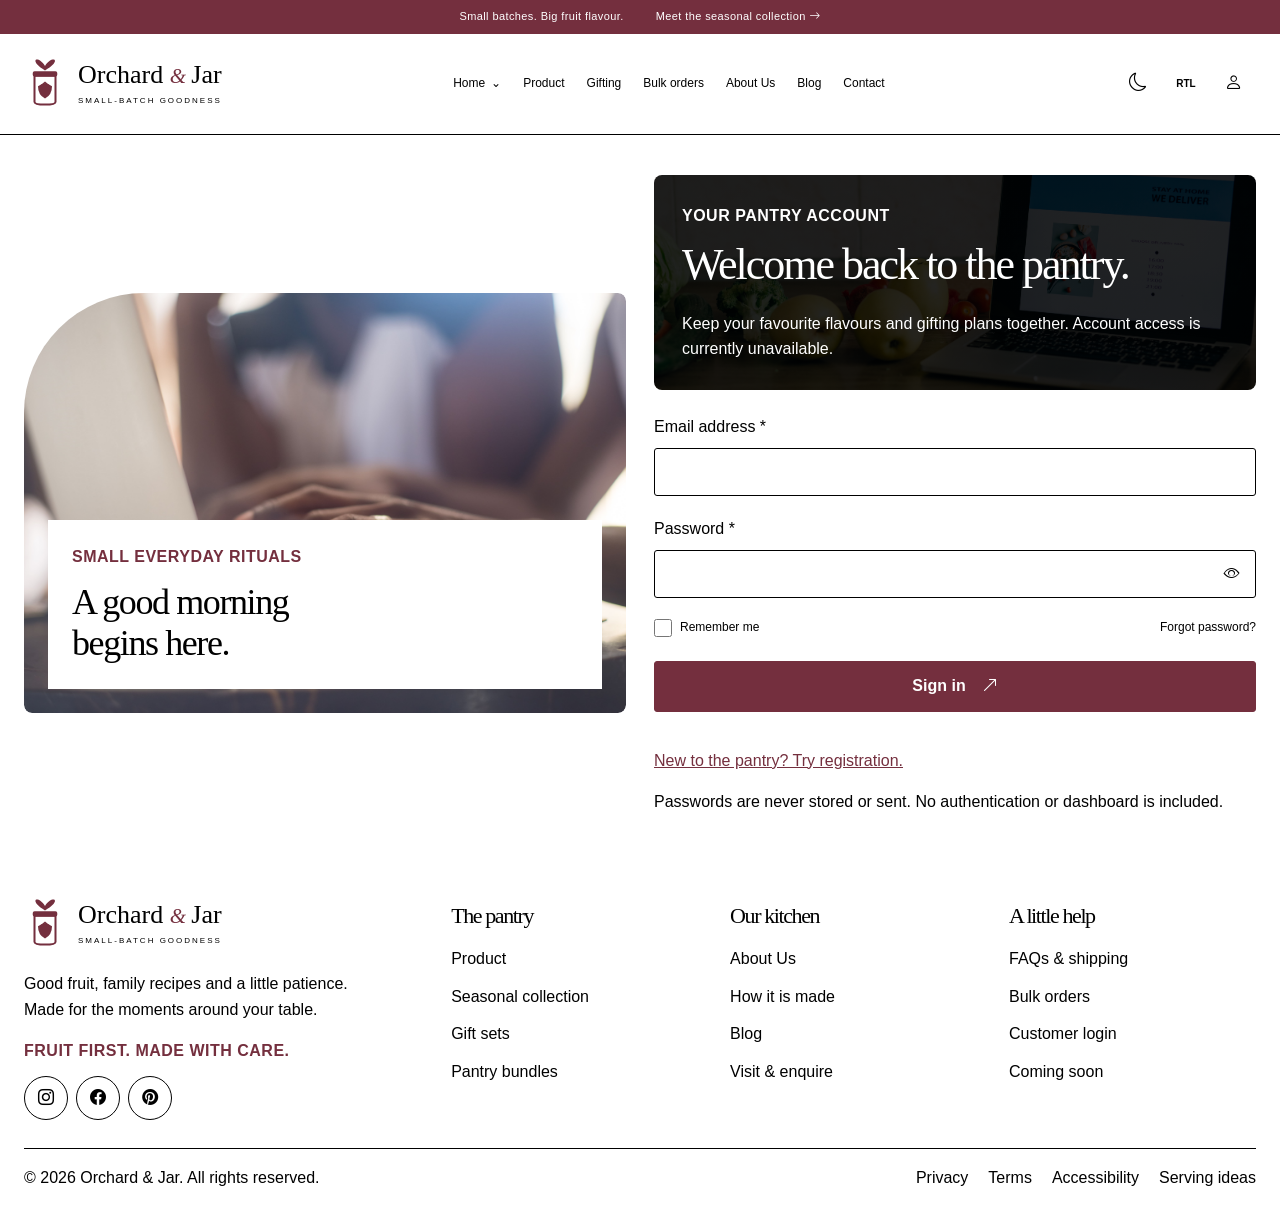
<file: login.html>
<!DOCTYPE html>
<html lang="en" dir="ltr">
  <head>
    <meta charset="UTF-8">
    <meta name="viewport" content="width=device-width, initial-scale=1">
    <title>
      Welcome back to the pantry. | Orchard
      &amp;
      Jar
    </title>
    <meta name="description" content="Explore welcome back to the pantry. at Orchard &amp; Jar, an artisan fruit preserve shop. Discover fruit-led recipes, seasonal flavours and thoughtful pa">
    <link rel="canonical" href="https://example.com/login.html">
    <meta property="og:type" content="website">
    <meta property="og:title" content="Welcome back to the pantry. | Orchard &amp; Jar">
    <meta property="og:description" content="Explore welcome back to the pantry. at Orchard &amp; Jar, an artisan fruit preserve shop. Discover fruit-led recipes, seasonal flavours and thoughtful pa">
    <meta property="og:url" content="https://example.com/login.html">
    <meta name="theme-color" content="#742f3e">
    <link rel="icon" type="image/svg+xml" href="assets/images/logo.svg">
    <link rel="stylesheet" href="assets/vendor/bootstrap.css">
    <link rel="stylesheet" href="assets/vendor/bootstrap-icons.css">
    <link rel="stylesheet" href="assets/css/style.css">
    <link rel="stylesheet" href="assets/css/responsive.css">
    <link rel="stylesheet" href="assets/css/dark-mode.css">
    <link rel="stylesheet" href="assets/css/rtl.css">
    <link rel="stylesheet" href="assets/css/image-paths.css">
    <link rel="stylesheet" href="assets/css/refinements.css">
    <script src="assets/js/theme-init.js">
    </script>
    <script type="application/ld+json">
      {
        "@context": "https://schema.org",
        "@type": "WebPage",
        "name": "Welcome back to the pantry.",
        "description": "Explore welcome back to the pantry. at Orchard & Jar, an artisan fruit preserve shop. Discover fruit-led recipes, seasonal flavours and thoughtful pa",
        "isPartOf": {
          "@type": "WebSite",
          "name": "Orchard & Jar",
          "url": "https://example.com/"
        }
      }
    </script>
    <script type="application/ld+json">
      {
        "@context": "https://schema.org",
        "@type": "BreadcrumbList",
        "itemListElement": [
          {
            "@type": "ListItem",
            "position": 1,
            "name": "Home",
            "item": "https://example.com/"
          },
          {
            "@type": "ListItem",
            "position": 2,
            "name": "Welcome back to the pantry.",
            "item": "https://example.com/login.html"
          }
        ]
      }
    </script>
    <script src="assets/js/main.js" defer>
    </script>
  </head>
  <body data-page="login.html">
    <a class="skip-link" href="#main">
      Skip to content
    </a>
    <div class="announcement">
      <span>
        Small batches. Big fruit flavour.
      </span>
      <a href="products.html?collection=seasonal">
        Meet the seasonal collection
        <i class="bi bi-arrow-right" aria-hidden="true">
        </i>
      </a>
    </div>
    <header class="site-header">
      <div class="container header-row">
        <a class="brand" href="index.html" aria-label="Orchard and Jar home">
          <img src="assets/images/logo.svg" width="42" height="48" alt="">
          <span>
            Orchard
            <em>
              &
            </em>
            Jar
            <small>
              SMALL-BATCH GOODNESS
            </small>
          </span>
        </a>
        <nav class="main-nav" id="main-nav" aria-label="Main navigation">
          <details class="nav-dropdown">
            <summary>
              Home
            </summary>
            <div>
              <a href="index.html">
                Home 1 · The preserve shop
              </a>
              <a href="home-2.html">
                Home 2 · The orchard pantry
              </a>
            </div>
          </details>
          <a href="products.html">
            Product
          </a>
          <a href="gifting.html">
            Gifting
          </a>
          <a href="bulk-orders.html">
            Bulk orders
          </a>
          <a href="about.html">
            About Us
          </a>
          <a href="blog.html">
            Blog
          </a>
          <a href="contact.html">
            Contact
          </a>
        </nav>
        <div class="header-tools">
          <button class="icon-button" id="theme-toggle" aria-label="Switch to dark theme">
            <i class="bi bi-moon" aria-hidden="true">
            </i>
          </button>
          <button class="icon-button direction-button" id="direction-toggle" aria-label="Switch to right-to-left layout">
            RTL
          </button>
          <a class="icon-button account-link" href="login.html" aria-label="Customer login">
            <i class="bi bi-person" aria-hidden="true">
            </i>
          </a>
          <button class="icon-button menu-toggle" id="menu-toggle" aria-controls="main-nav" aria-expanded="false" aria-label="Open navigation">
            <i class="bi bi-list" aria-hidden="true">
            </i>
          </button>
        </div>
      </div>
    </header>
    <main id="main">
      <section class="account-section">
        <div class="container account-layout">
          <div class="account-picture">
            <img src="assets/images/l1.jpg" alt="Quiet breakfast table with homemade fruit preserve" class="" width="1200" height="800" loading="eager" decoding="async">
            <div>
              <p class="eyebrow">
                Small everyday rituals
              </p>
              <h2>
                A good morning
                <br>
                begins here.
              </h2>
            </div>
          </div>
          <div class="account-copy">
            <div class="page-heading account-heading">
<p class="eyebrow">
              Your pantry account
            </p>
            <h1>
              Welcome back to the pantry.
            </h1>
            <p>
              Keep your favourite flavours and gifting plans together. Account access is currently unavailable.
            </p>
</div>
            <form class="demo-form account-form" data-kind="login" novalidate>
              <div class="form-field">
                <label for="field-email">
                  Email address *
                </label>
                <input id="field-email" name="email" type="email" required autocomplete="email">
                <span class="field-error" aria-live="polite">
                </span>
              </div>
              <div class="form-field">
                <label for="field-password">
                  Password *
                </label>
                <div class="password-field">
                  <input id="field-password" name="password" type="password" required minlength="8" autocomplete="new-password">
                  <button type="button" class="password-toggle" aria-label="Show password" aria-controls="field-password">
                    <i class="bi bi-eye" aria-hidden="true">
                    </i>
                  </button>
                </div>
                <span class="field-error" aria-live="polite">
                </span>
              </div>
              <div class="login-options">
                <label class="checkbox-label">
                  <input type="checkbox" name="remember">
                  Remember me
                </label>
                <a href="forgot-password.html">
                  Forgot password?
                </a>
              </div>
              <button type="submit" class="btn btn-primary">
                Sign in
                <i class="bi bi-arrow-up-right" aria-hidden="true">
                </i>
              </button>
              <p class="form-status" role="status" aria-live="polite">
              </p>
            </form>
            <p class="account-crosslink">
              <a href="register.html">
                New to the pantry? Try registration.
              </a>
            </p>
            <p class="form-note">
              Passwords are never stored or sent. No authentication or dashboard is included.
            </p>
          </div>
        </div>
      </section>
    </main>
    <footer class="site-footer">
      <div class="container">
        <div class="footer-grid">
          <div>
            <a class="brand" href="index.html">
              <img src="assets/images/logo.svg" width="42" height="48" alt="">
              <span>
                Orchard
                <em>
                  &
                </em>
                Jar
                <small>
                  SMALL-BATCH GOODNESS
                </small>
              </span>
            </a>
            <p>
              Good fruit, family recipes and a little patience. Made for the moments around your table.
            </p>
            <p class="eyebrow">
              Fruit first. Made with care.
            </p>
            <div class="social-links">
              <a href="contact.html#social" aria-label="Instagram information">
                <i class="bi bi-instagram" aria-hidden="true">
                </i>
              </a>
              <a href="contact.html#social" aria-label="Facebook information">
                <i class="bi bi-facebook" aria-hidden="true">
                </i>
              </a>
              <a href="contact.html#social" aria-label="Pinterest information">
                <i class="bi bi-pinterest" aria-hidden="true">
                </i>
              </a>
            </div>
          </div>
          <div>
            <h2>
              The pantry
            </h2>
            <a href="products.html">
              Product
            </a>
            <a href="products.html?collection=seasonal">
              Seasonal collection
            </a>
            <a href="gifting.html">
              Gift sets
            </a>
            <a href="pricing.html">
              Pantry bundles
            </a>
          </div>
          <div>
            <h2>
              Our kitchen
            </h2>
            <a href="about.html">
              About Us
            </a>
            <a href="about.html#process">
              How it is made
            </a>
            <a href="blog.html">
              Blog
            </a>
            <a href="contact.html">
              Visit
              &
              enquire
            </a>
          </div>
          <div>
            <h2>
              A little help
            </h2>
            <a href="contact.html#faq">
              FAQs
              &
              shipping
            </a>
            <a href="bulk-orders.html">
              Bulk orders
            </a>
            <a href="login.html">
              Customer login
            </a>
            <a href="coming-soon.html">
              Coming soon
            </a>
          </div>
        </div>
        <div class="footer-bottom">
          <p>
            ©
            <span data-year>
              2026
            </span>
            Orchard
            &
            Jar. All rights reserved.
          </p>
          <div>
            <a href="privacy.html">
              Privacy
            </a>
            <a href="terms.html">
              Terms
            </a>
            <a href="accessibility.html">
              Accessibility
            </a>
            <a href="blog.html">
              Serving ideas
            </a>
          </div>
        </div>
      </div>
    </footer>
  </body>
</html>
</file>
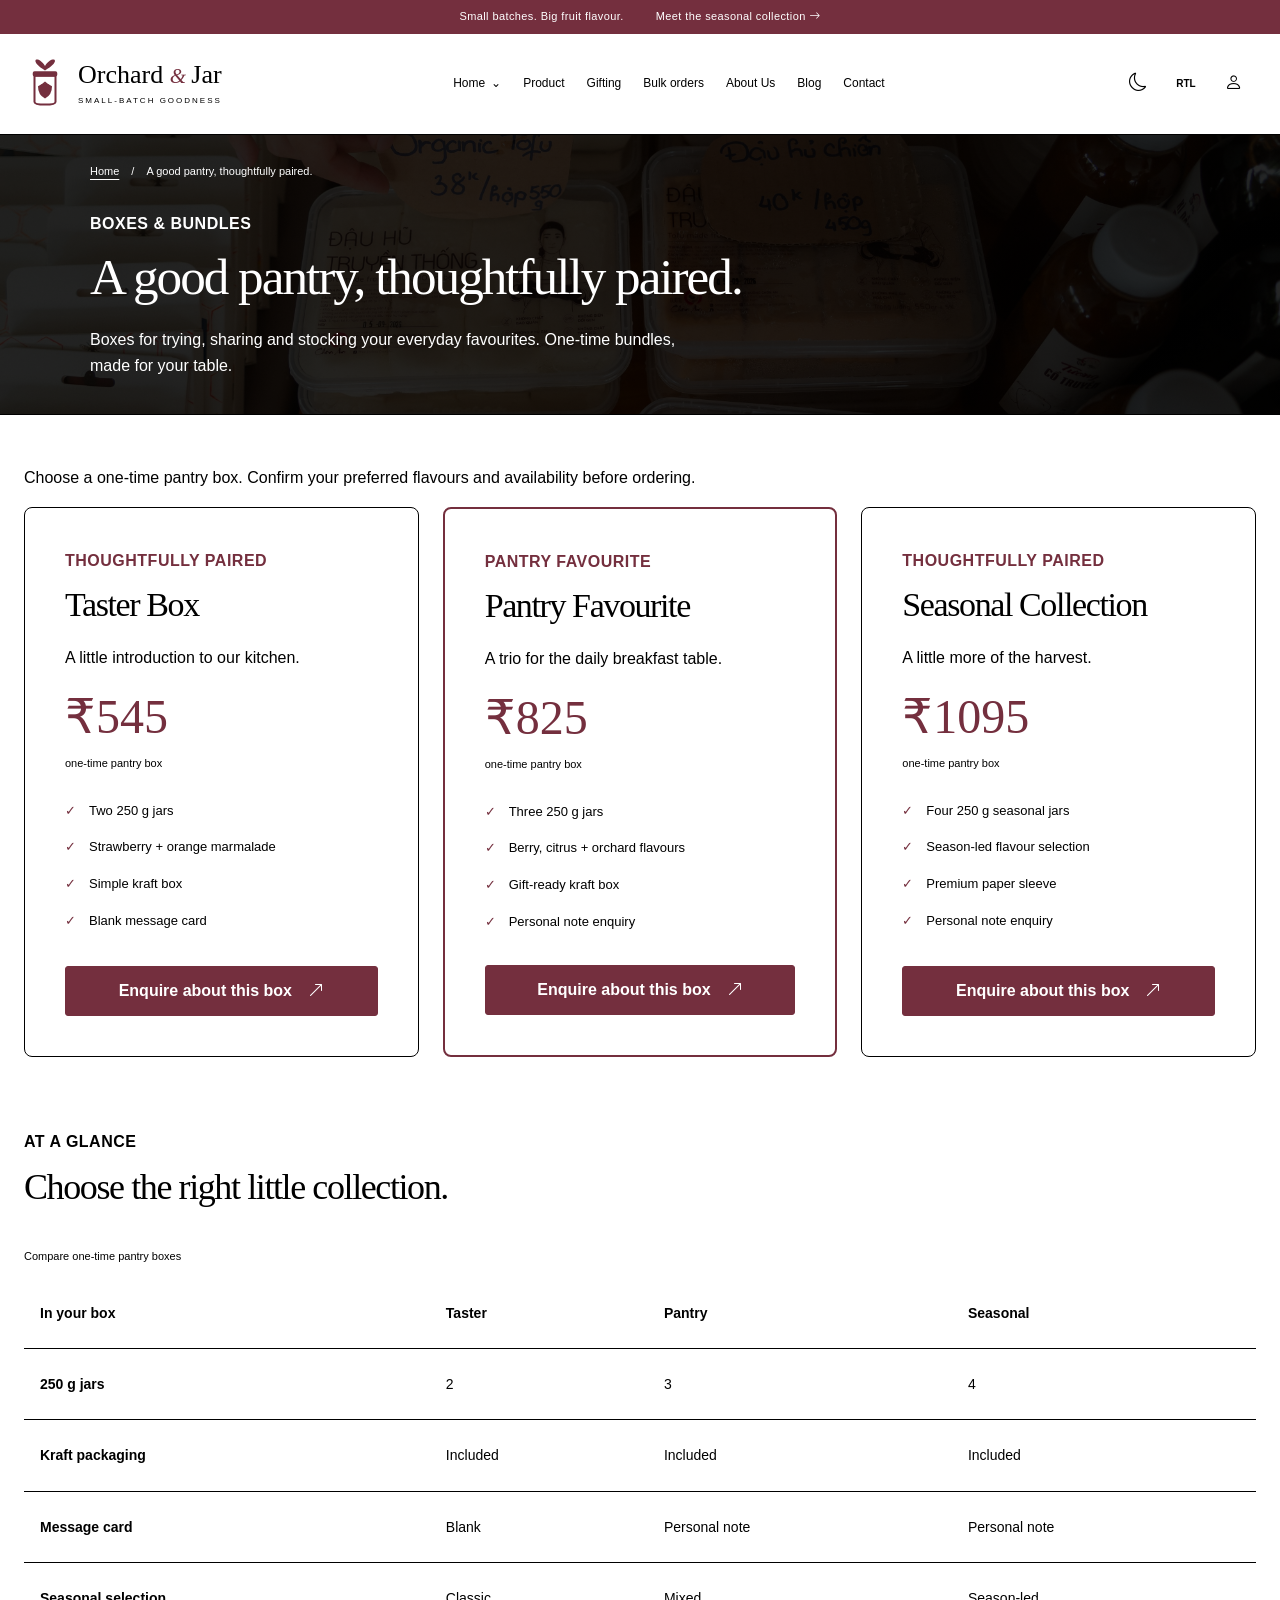
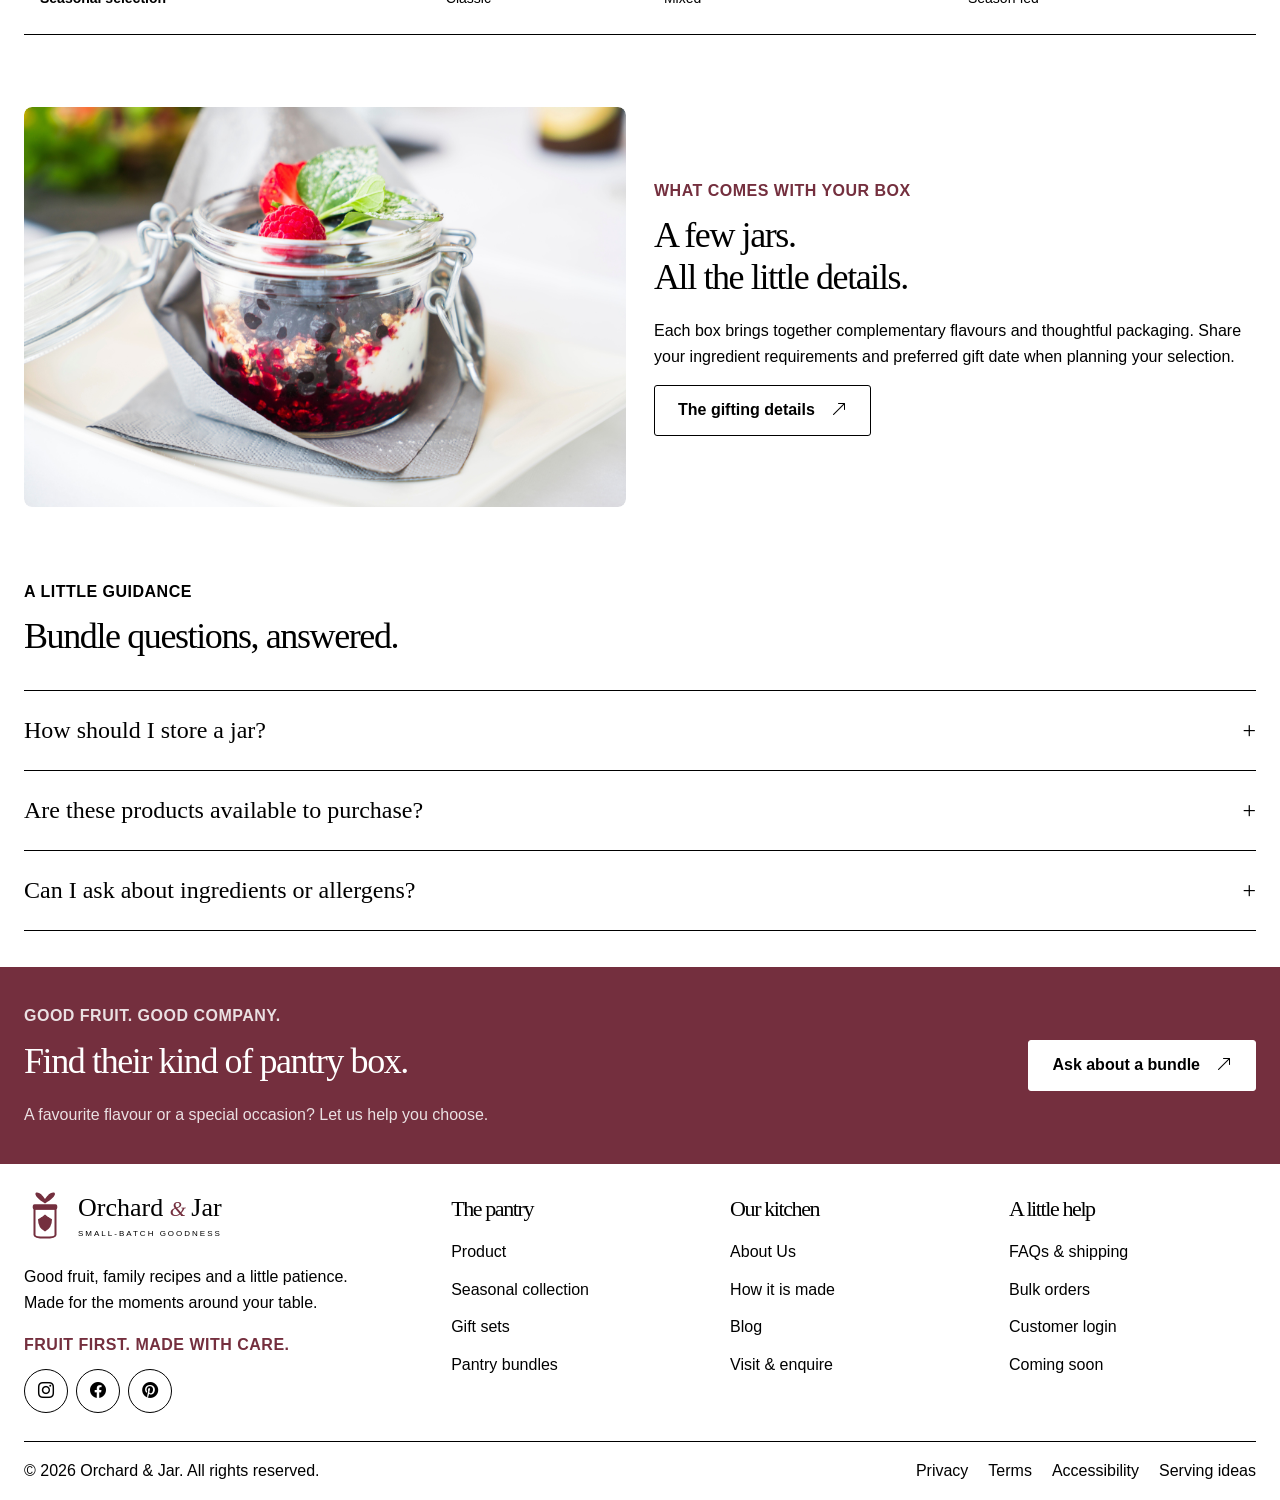
<file: pricing.html>
<!DOCTYPE html>
<html lang="en" dir="ltr">
  <head>
    <meta charset="UTF-8">
    <meta name="viewport" content="width=device-width, initial-scale=1">
    <title>
      Pantry Boxes
      &amp;
      Gift Bundle Prices | Orchard
      &amp;
      Jar
    </title>
    <meta name="description" content="Explore pantry boxes &amp; gift bundle prices at Orchard &amp; Jar, an artisan fruit preserve shop. Discover fruit-led recipes, seasonal flavours and thought">
    <link rel="canonical" href="https://example.com/pricing.html">
    <meta property="og:type" content="website">
    <meta property="og:title" content="Pantry Boxes &amp; Gift Bundle Prices | Orchard &amp; Jar">
    <meta property="og:description" content="Explore pantry boxes &amp; gift bundle prices at Orchard &amp; Jar, an artisan fruit preserve shop. Discover fruit-led recipes, seasonal flavours and thought">
    <meta property="og:url" content="https://example.com/pricing.html">
    <meta name="theme-color" content="#742f3e">
    <link rel="icon" type="image/svg+xml" href="assets/images/logo.svg">
    <link rel="stylesheet" href="assets/vendor/bootstrap.css">
    <link rel="stylesheet" href="assets/vendor/bootstrap-icons.css">
    <link rel="stylesheet" href="assets/css/style.css">
    <link rel="stylesheet" href="assets/css/responsive.css">
    <link rel="stylesheet" href="assets/css/dark-mode.css">
    <link rel="stylesheet" href="assets/css/rtl.css">
    <link rel="stylesheet" href="assets/css/image-paths.css">
    <link rel="stylesheet" href="assets/css/refinements.css">
    <script src="assets/js/theme-init.js">
    </script>
    <script type="application/ld+json">
      {
        "@context": "https://schema.org",
        "@type": "WebPage",
        "name": "Pantry Boxes & Gift Bundle Prices",
        "description": "Explore pantry boxes & gift bundle prices at Orchard & Jar, an artisan fruit preserve shop. Discover fruit-led recipes, seasonal flavours and thought",
        "isPartOf": {
          "@type": "WebSite",
          "name": "Orchard & Jar",
          "url": "https://example.com/"
        }
      }
    </script>
    <script type="application/ld+json">
      {
        "@context": "https://schema.org",
        "@type": "BreadcrumbList",
        "itemListElement": [
          {
            "@type": "ListItem",
            "position": 1,
            "name": "Home",
            "item": "https://example.com/"
          },
          {
            "@type": "ListItem",
            "position": 2,
            "name": "Pantry Boxes & Gift Bundle Prices",
            "item": "https://example.com/pricing.html"
          }
        ]
      }
    </script>
    <script src="assets/js/main.js" defer>
    </script>
  </head>
  <body data-page="pricing.html">
    <a class="skip-link" href="#main">
      Skip to content
    </a>
    <div class="announcement">
      <span>
        Small batches. Big fruit flavour.
      </span>
      <a href="products.html?collection=seasonal">
        Meet the seasonal collection
        <i class="bi bi-arrow-right" aria-hidden="true">
        </i>
      </a>
    </div>
    <header class="site-header">
      <div class="container header-row">
        <a class="brand" href="index.html" aria-label="Orchard and Jar home">
          <img src="assets/images/logo.svg" width="42" height="48" alt="">
          <span>
            Orchard
            <em>
              &
            </em>
            Jar
            <small>
              SMALL-BATCH GOODNESS
            </small>
          </span>
        </a>
        <nav class="main-nav" id="main-nav" aria-label="Main navigation">
          <details class="nav-dropdown">
            <summary>
              Home
            </summary>
            <div>
              <a href="index.html">
                Home 1 · The preserve shop
              </a>
              <a href="home-2.html">
                Home 2 · The orchard pantry
              </a>
            </div>
          </details>
          <a href="products.html">
            Product
          </a>
          <a href="gifting.html">
            Gifting
          </a>
          <a href="bulk-orders.html">
            Bulk orders
          </a>
          <a href="about.html">
            About Us
          </a>
          <a href="blog.html">
            Blog
          </a>
          <a href="contact.html">
            Contact
          </a>
        </nav>
        <div class="header-tools">
          <button class="icon-button" id="theme-toggle" aria-label="Switch to dark theme">
            <i class="bi bi-moon" aria-hidden="true">
            </i>
          </button>
          <button class="icon-button direction-button" id="direction-toggle" aria-label="Switch to right-to-left layout">
            RTL
          </button>
          <a class="icon-button account-link" href="login.html" aria-label="Customer login">
            <i class="bi bi-person" aria-hidden="true">
            </i>
          </a>
          <button class="icon-button menu-toggle" id="menu-toggle" aria-controls="main-nav" aria-expanded="false" aria-label="Open navigation">
            <i class="bi bi-list" aria-hidden="true">
            </i>
          </button>
        </div>
      </div>
    </header>
    <main id="main">
      <!-- inner-hero -->
      <section class="section inner-hero ">
        <div class="container">
          <div class="inner-hero-copy">
            <nav class="breadcrumbs" aria-label="Breadcrumb">
              <a href="index.html">
                Home
              </a>
              <span aria-hidden="true">
                /
              </span>
              <span>
                A good pantry, thoughtfully paired.
              </span>
            </nav>
            <p class="eyebrow">
              Boxes
              &
              bundles
            </p>
            <h1>
              A good pantry, thoughtfully paired.
            </h1>
            <p class="hero-description">
              Boxes for trying, sharing and stocking your everyday favourites. One-time bundles, made for your table.
            </p>
          </div>
        </div>
      </section>
      <!-- Content section -->
      <section class="section ">
        <div class="container">
          <p class="demo-notice">
            Choose a one-time pantry box. Confirm your preferred flavours and availability before ordering.
          </p>
          <div class="pricing-grid">
            <article class="pricing-card ">
              <p class="eyebrow">
                THOUGHTFULLY PAIRED
              </p>
              <h2>
                Taster Box
              </h2>
              <p>
                A little introduction to our kitchen.
              </p>
              <div class="bundle-price">
                ₹545
                <span>
                  one-time pantry box
                </span>
              </div>
              <ul class="check-list">
                <li>
                  Two 250 g jars
                </li>
                <li>
                  Strawberry + orange marmalade
                </li>
                <li>
                  Simple kraft box
                </li>
                <li>
                  Blank message card
                </li>
              </ul>
              <a class="btn btn-primary" href="contact.html?type=Gifting">
                Enquire about this box
                <i class="bi bi-arrow-up-right" aria-hidden="true">
                </i>
              </a>
            </article>
            <article class="pricing-card featured">
              <p class="eyebrow">
                PANTRY FAVOURITE
              </p>
              <h2>
                Pantry Favourite
              </h2>
              <p>
                A trio for the daily breakfast table.
              </p>
              <div class="bundle-price">
                ₹825
                <span>
                  one-time pantry box
                </span>
              </div>
              <ul class="check-list">
                <li>
                  Three 250 g jars
                </li>
                <li>
                  Berry, citrus + orchard flavours
                </li>
                <li>
                  Gift-ready kraft box
                </li>
                <li>
                  Personal note enquiry
                </li>
              </ul>
              <a class="btn btn-primary" href="contact.html?type=Gifting">
                Enquire about this box
                <i class="bi bi-arrow-up-right" aria-hidden="true">
                </i>
              </a>
            </article>
            <article class="pricing-card ">
              <p class="eyebrow">
                THOUGHTFULLY PAIRED
              </p>
              <h2>
                Seasonal Collection
              </h2>
              <p>
                A little more of the harvest.
              </p>
              <div class="bundle-price">
                ₹1095
                <span>
                  one-time pantry box
                </span>
              </div>
              <ul class="check-list">
                <li>
                  Four 250 g seasonal jars
                </li>
                <li>
                  Season-led flavour selection
                </li>
                <li>
                  Premium paper sleeve
                </li>
                <li>
                  Personal note enquiry
                </li>
              </ul>
              <a class="btn btn-primary" href="contact.html?type=Gifting">
                Enquire about this box
                <i class="bi bi-arrow-up-right" aria-hidden="true">
                </i>
              </a>
            </article>
          </div>
        </div>
      </section>
      <!-- Content section -->
      <section class="section ">
        <div class="container">
          <div class="section-heading">
            <div>
              <p class="eyebrow">
                At a glance
              </p>
              <h2>
                Choose the right little collection.
              </h2>
            </div>
          </div>
          <div class="table-wrap">
            <table class="comparison-table">
              <caption>
                Compare one-time pantry boxes
              </caption>
              <thead>
                <tr>
                  <th scope="col">
                    In your box
                  </th>
                  <th scope="col">
                    Taster
                  </th>
                  <th scope="col">
                    Pantry
                  </th>
                  <th scope="col">
                    Seasonal
                  </th>
                </tr>
              </thead>
              <tbody>
                <tr>
                  <th scope="row">
                    250 g jars
                  </th>
                  <td>
                    2
                  </td>
                  <td>
                    3
                  </td>
                  <td>
                    4
                  </td>
                </tr>
                <tr>
                  <th scope="row">
                    Kraft packaging
                  </th>
                  <td>
                    Included
                  </td>
                  <td>
                    Included
                  </td>
                  <td>
                    Included
                  </td>
                </tr>
                <tr>
                  <th scope="row">
                    Message card
                  </th>
                  <td>
                    Blank
                  </td>
                  <td>
                    Personal note
                  </td>
                  <td>
                    Personal note
                  </td>
                </tr>
                <tr>
                  <th scope="row">
                    Seasonal selection
                  </th>
                  <td>
                    Classic
                  </td>
                  <td>
                    Mixed
                  </td>
                  <td>
                    Season-led
                  </td>
                </tr>
              </tbody>
            </table>
          </div>
        </div>
      </section>
      <!-- Content section -->
      <section class="section ">
        <div class="container">
          <div class="editorial ">
            <div class="editorial-image">
              <img src="assets/images/j1.jpg" alt="A few jars.&lt;br&gt;All the little details." class="" width="1200" height="800" loading="lazy" decoding="async">
            </div>
            <div class="editorial-copy">
              <p class="eyebrow">
                What comes with your box
              </p>
              <h2>
                A few jars.
                <br>
                All the little details.
              </h2>
              <p>
                Each box brings together complementary flavours and thoughtful packaging. Share your ingredient requirements and preferred gift date when planning your selection.
              </p>
              <a class="btn btn-outline" href="gifting.html">
                The gifting details
                <i class="bi bi-arrow-up-right" aria-hidden="true">
                </i>
              </a>
            </div>
          </div>
        </div>
      </section>
      <!-- Content section -->
      <section class="section ">
        <div class="container">
          <div class="section-heading">
            <div>
              <p class="eyebrow">
                A little guidance
              </p>
              <h2>
                Bundle questions, answered.
              </h2>
            </div>
          </div>
          <div class="faq-list">
            <details>
              <summary>
                How should I store a jar?
                <span aria-hidden="true">
                  +
                </span>
              </summary>
              <p>
                Keep unopened jars in a cool, dry place. Refrigerate after opening and follow the storage guidance on the product label.
              </p>
            </details>
            <details>
              <summary>
                Are these products available to purchase?
                <span aria-hidden="true">
                  +
                </span>
              </summary>
              <p>
                Explore the flavours and choose your preferred size. Ordering and payment are currently unavailable online.
              </p>
            </details>
            <details>
              <summary>
                Can I ask about ingredients or allergens?
                <span aria-hidden="true">
                  +
                </span>
              </summary>
              <p>
                Please check the jar label and confirm ingredients and allergen details with the maker before use.
              </p>
            </details>
          </div>
        </div>
      </section>
      <!-- cta -->
      <section class="section cta">
        <div class="container">
          <div class="cta-copy">
            <p class="eyebrow">
              Good fruit. Good company.
            </p>
            <h2>
              Find their kind of pantry box.
            </h2>
            <p>
              A favourite flavour or a special occasion? Let us help you choose.
            </p>
          </div>
          <a class="btn btn-primary" href="contact.html?type=Gifting">
            Ask about a bundle
            <i class="bi bi-arrow-up-right" aria-hidden="true">
            </i>
          </a>
        </div>
      </section>
    </main>
    <footer class="site-footer">
      <div class="container">
        <div class="footer-grid">
          <div>
            <a class="brand" href="index.html">
              <img src="assets/images/logo.svg" width="42" height="48" alt="">
              <span>
                Orchard
                <em>
                  &
                </em>
                Jar
                <small>
                  SMALL-BATCH GOODNESS
                </small>
              </span>
            </a>
            <p>
              Good fruit, family recipes and a little patience. Made for the moments around your table.
            </p>
            <p class="eyebrow">
              Fruit first. Made with care.
            </p>
            <div class="social-links">
              <a href="contact.html#social" aria-label="Instagram information">
                <i class="bi bi-instagram" aria-hidden="true">
                </i>
              </a>
              <a href="contact.html#social" aria-label="Facebook information">
                <i class="bi bi-facebook" aria-hidden="true">
                </i>
              </a>
              <a href="contact.html#social" aria-label="Pinterest information">
                <i class="bi bi-pinterest" aria-hidden="true">
                </i>
              </a>
            </div>
          </div>
          <div>
            <h2>
              The pantry
            </h2>
            <a href="products.html">
              Product
            </a>
            <a href="products.html?collection=seasonal">
              Seasonal collection
            </a>
            <a href="gifting.html">
              Gift sets
            </a>
            <a href="pricing.html">
              Pantry bundles
            </a>
          </div>
          <div>
            <h2>
              Our kitchen
            </h2>
            <a href="about.html">
              About Us
            </a>
            <a href="about.html#process">
              How it is made
            </a>
            <a href="blog.html">
              Blog
            </a>
            <a href="contact.html">
              Visit
              &
              enquire
            </a>
          </div>
          <div>
            <h2>
              A little help
            </h2>
            <a href="contact.html#faq">
              FAQs
              &
              shipping
            </a>
            <a href="bulk-orders.html">
              Bulk orders
            </a>
            <a href="login.html">
              Customer login
            </a>
            <a href="coming-soon.html">
              Coming soon
            </a>
          </div>
        </div>
        <div class="footer-bottom">
          <p>
            ©
            <span data-year>
              2026
            </span>
            Orchard
            &
            Jar. All rights reserved.
          </p>
          <div>
            <a href="privacy.html">
              Privacy
            </a>
            <a href="terms.html">
              Terms
            </a>
            <a href="accessibility.html">
              Accessibility
            </a>
            <a href="blog.html">
              Serving ideas
            </a>
          </div>
        </div>
      </div>
    </footer>
  </body>
</html>
</file>
<file: assets/css/style.css>
/* ==================================================
   Orchard & Jar — core design tokens and base styles
   Edit these variables to customize the entire theme.
   ================================================== */
:root {
  --color-primary: #742f3e;
  --color-primary-hover: #742f3e;
  --color-secondary: #742f3e;
  --color-accent: #742f3e;
  --color-bg: #ffffff;
  --color-surface: #ffffff;
  --color-soft: #ffffff;
  --color-text: #000000;
  --color-muted: #000000;
  --color-border: #000000;
  --font-display: Georgia, 'Times New Roman', serif;
  --font-body: 'Trebuchet MS', Arial, sans-serif;
  --radius: 8px;
  --section-space: 88px;
  --container-width: 1280px;
}
* {
  box-sizing: border-box;
}
html {
  scroll-behavior: smooth;
  scroll-padding-top: 96px;
}
body {
  margin: 0;
  background: var(--color-bg);
  color: var(--color-text);
  font-family: var(--font-body);
  font-size: 16px;
  line-height: 1.65;
  -webkit-font-smoothing: antialiased;
}
a {
  color: inherit;
  text-decoration: none;
}
a:hover {
  color: var(--color-primary);
}
button, input, select, textarea {
  font: inherit;
}
button, a, input, select, textarea, summary {
  -webkit-tap-highlight-color: transparent;
}
button {
  cursor: pointer;
}
img {
  display: block;
  max-width: 100%;
  height: auto;
}
[hidden] {
  display: none !important;
}
:focus-visible {
  outline: 3px solid var(--color-primary);
  outline-offset: 4px;
}
::selection {
  background: var(--color-primary);
  color: #fff;
}
h1, h2, h3, h4 {
  font-family: var(--font-display);
  font-weight: 400;
  line-height: 1.15;
  text-wrap: balance;
  margin: 0 0 24px;
  color: var(--color-text);
}
h1 {
  font-size: clamp(40px, 5.8vw, 76px);
  letter-spacing: -2px;
}
h2 {
  font-size: clamp(32px, 3.8vw, 50px);
  letter-spacing: -1.4px;
}
h3 {
  font-size: 25px;
  letter-spacing: -0.5px;
}
p {
  margin: 0 0 24px;
  color: var(--color-muted);
}
em {
  color: var(--color-primary);
}
.container {
  width: calc(100% - 80px);
  max-width: var(--container-width);
  margin-inline: auto;
  padding: 0;
}
.section {
  padding-block: var(--section-space);
}
.section-heading {
  display: flex;
  align-items: end;
  justify-content: space-between;
  gap: 32px;
  margin-bottom: 40px;
}
.section-heading h2 {
  margin-bottom: 16px;
}
.section-heading p:last-child {
  margin-bottom: 0;
  max-width: 640px;
}
.section-heading .btn {
  flex-shrink: 0;
}
.eyebrow {
  font-family: var(--font-body);
  color: var(--color-secondary);
  font-size: 11px;
  font-weight: 700;
  letter-spacing: 2px;
  text-transform: uppercase;
  margin-bottom: 20px;
}
.btn {
  display: inline-flex;
  justify-content: center;
  align-items: center;
  gap: 16px;
  min-height: 48px;
  padding: 13px 23px;
  border: 1px solid transparent;
  border-radius: 3px;
  font-family: var(--font-body);
  font-size: 13px;
  font-weight: 700;
  line-height: 1.4;
  transition: background 180ms ease, transform 180ms ease;
  white-space: normal;
}
.btn-primary {
  color: #ffffff;
  background: var(--color-primary);
  border-color: var(--color-primary);
}
.btn-primary:hover, .btn-primary:active, .btn-primary:focus-visible {
  color: #ffffff;
  background: var(--color-primary-hover);
  border-color: var(--color-primary-hover);
}
.btn-outline {
  background: transparent;
  color: var(--color-text);
  border-color: var(--color-border);
}
.btn-outline:hover {
  color: var(--color-primary);
  border-color: var(--color-primary);
  background: var(--color-surface);
}
.text-link {
  display: inline-flex;
  align-items: center;
  gap: 12px;
  min-height: 44px;
  font-size: 13px;
  font-weight: 700;
  color: var(--color-primary);
}
.skip-link {
  position: fixed;
  inset-block-start: -100px;
  inset-inline-start: 16px;
  padding: 12px 24px;
  background: var(--color-surface);
  z-index: 100;
}
.skip-link:focus {
  inset-block-start: 16px;
}
/* Announcement, branding and navigation */
.announcement {
  padding: 8px 24px;
  background: var(--color-secondary);
  color: #ffffff;
  display: flex;
  justify-content: center;
  gap: 32px;
  font-size: 11px;
  letter-spacing: 0.4px;
}
.announcement a {
  color: inherit;
}
.site-header {
  background: var(--color-bg);
  border-bottom: 1px solid var(--color-border);
  position: sticky;
  top: 0;
  z-index: 20;
}
.header-row {
  display: flex;
  align-items: center;
  justify-content: space-between;
  gap: 24px;
  min-height: 100px;
}
.brand {
  display: inline-flex;
  align-items: center;
  gap: 12px;
  flex-shrink: 0;
  color: var(--color-text);
}
.brand > span {
  font: 26px/1.15 var(--font-display);
}
.brand em {
  font-size: 21px;
}
.brand small {
  display: block;
  font: 8px/1.5 var(--font-body);
  letter-spacing: 2px;
  margin-top: 5px;
}
.main-nav {
  display: flex;
  align-items: center;
  gap: 22px;
  font-size: 12px;
}
.main-nav > a, .nav-dropdown summary {
  display: flex;
  align-items: center;
  min-height: 44px;
}
.main-nav a[aria-current] {
  color: var(--color-primary);
  text-decoration: underline;
  text-underline-offset: 8px;
}
.nav-dropdown {
  position: relative;
}
.nav-dropdown summary {
  cursor: pointer;
  list-style: none;
  gap: 6px;
}
.nav-dropdown summary::after {
  content: '⌄';
}
.nav-dropdown summary::-webkit-details-marker {
  display: none;
}
.nav-dropdown > div {
  position: absolute;
  inset-block-start: 50px;
  inset-inline-start: 0;
  width: 250px;
  padding: 12px;
  background: var(--color-surface);
  border: 1px solid var(--color-border);
  box-shadow: 0 12px 28px #00000012;
}
.nav-dropdown a {
  display: block;
  padding: 12px;
  min-height: 44px;
}
.header-tools {
  display: flex;
  align-items: center;
  gap: 4px;
}
.icon-button {
  display: inline-flex;
  align-items: center;
  justify-content: center;
  width: 44px;
  min-width: 44px;
  height: 44px;
  border: 0;
  background: transparent;
  color: var(--color-text);
  font-size: 18px;
  border-radius: 50%;
}
.icon-button:hover {
  background: var(--color-soft);
}
.direction-button {
  font-size: 10px;
  font-weight: 700;
}
.menu-toggle {
  display: none;
}
/* Home 1: warm shop editorial */
.home-hero {
  padding-block: 56px 64px;
}
.hero-layout {
  display: grid;
  grid-template-columns: 1fr 1.06fr;
  gap: 64px;
  align-items: center;
}
.hero-copy {
  padding-block: 20px;
}
.hero-copy h1 {
  font-size: clamp(46px, 6.3vw, 88px);
  line-height: 1.04;
  letter-spacing: -3px;
}
.hero-copy > p:not(.eyebrow) {
  max-width: 440px;
  font-size: 15px;
}
.little-line {
  display: inline-block;
  width: 24px;
  height: 1px;
  background: var(--color-secondary);
  vertical-align: middle;
  margin-inline-end: 8px;
}
.hero-actions {
  display: flex;
  flex-wrap: wrap;
  gap: 12px;
}
.hero-proof {
  display: flex;
  align-items: center;
  gap: 18px;
  margin-top: 32px;
}
.hero-proof p {
  margin: 0;
  font-size: 12px;
}
.seal {
  display: flex;
  align-items: center;
  justify-content: center;
  text-align: center;
  width: 66px;
  height: 66px;
  border: 1px dashed var(--color-secondary);
  border-radius: 50%;
  color: var(--color-secondary);
  font-size: 9px;
  letter-spacing: 1px;
  line-height: 1.5;
  transform: rotate(-8deg);
}
.hero-photo {
  position: relative;
}
.hero-photo > img {
  width: 100%;
  height: 570px;
  object-fit: cover;
  border-radius: 180px 8px 8px 8px;
}
.photo-caption {
  position: absolute;
  bottom: 24px;
  inset-inline: 24px;
  background: #ffffff;
  padding: 20px 64px 20px 20px;
  color: #000000;
  border-radius: 4px;
}
.photo-caption span {
  display: block;
  font-size: 9px;
  letter-spacing: 1.5px;
  color: #000000;
}
.photo-caption strong {
  font: 23px/1.5 var(--font-display);
}
.photo-caption a {
  position: absolute;
  inset-inline-end: 16px;
  top: 50%;
  transform: translateY(-50%);
  width: 44px;
  height: 44px;
  display: grid;
  place-items: center;
  border: 1px solid #000000;
  border-radius: 50%;
}
.promise-strip {
  border-block: 1px solid var(--color-border);
}
.promise-strip .container {
  display: flex;
  align-items: center;
  justify-content: space-between;
  flex-wrap: wrap;
  padding-block: 23px;
  gap: 16px;
  font-size: 12px;
  color: var(--color-secondary);
}
.promise-strip i {
  font-size: 20px;
  margin-inline-end: 10px;
  vertical-align: middle;
}
/* Product collection */
.product-grid {
  display: grid;
  grid-template-columns: repeat(4, minmax(0, 1fr));
  gap: 24px;
}
.product-card {
  display: flex;
  flex-direction: column;
  min-width: 0;
}
.product-image {
  position: relative;
  display: block;
  background: var(--color-soft);
  overflow: hidden;
  border-radius: var(--radius);
}
.product-image img {
  width: 100%;
  aspect-ratio: 1 / 1.08;
  object-fit: cover;
  transition: transform 250ms ease;
}
.product-image:hover img {
  transform: scale(1.035);
}
.badge {
  position: absolute;
  inset-block-start: 16px;
  inset-inline-start: 16px;
  background: #ffffff;
  color: #742f3e;
  font-size: 9px;
  font-weight: 700;
  padding: 8px 10px;
  border-radius: 2px;
}
.image-arrow {
  position: absolute;
  inset-inline-end: 14px;
  inset-block-end: 14px;
  display: grid;
  place-items: center;
  width: 40px;
  height: 40px;
  border-radius: 50%;
  background: #ffffff;
  color: #000000;
}
.product-content {
  padding: 22px 0 0;
  display: flex;
  flex: 1;
  flex-direction: column;
}
.product-content .eyebrow {
  margin-bottom: 10px;
  font-size: 9px;
}
.product-title {
  display: flex;
  justify-content: space-between;
  gap: 12px;
}
.product-title h3 {
  font-size: 23px;
  margin-bottom: 12px;
}
.product-content > p:not(.eyebrow) {
  font-size: 13px;
  margin-bottom: 10px;
}
.price {
  font-size: 13px;
  color: var(--color-primary);
  font-weight: 700;
  white-space: nowrap;
}
.product-content .text-link {
  margin-top: auto;
}
.fruit-section {
  padding-block: 56px;
  background: var(--color-soft);
}
.fruit-links {
  display: grid;
  grid-template-columns: repeat(4, 1fr);
  gap: 16px;
}
.fruit-links a {
  display: flex;
  align-items: center;
  gap: 16px;
  border-block-start: 1px solid var(--color-border);
  padding-block: 20px;
}
.fruit-links span {
  font-family: var(--font-display);
  font-size: 22px;
}
.fruit-links i {
  margin-inline-start: auto;
}
/* Split stories, process and features */
.editorial {
  display: grid;
  grid-template-columns: 1fr 1fr;
  gap: 88px;
  align-items: center;
}
.editorial.reverse .editorial-image {
  order: 2;
}
.editorial-image img {
  width: 100%;
  height: 480px;
  object-fit: cover;
  border-radius: var(--radius);
}
.editorial-copy {
  max-width: 480px;
}
.editorial-copy p:not(.eyebrow) {
  font-size: 15px;
}
.story-section {
  padding-bottom: 0;
}
.values-grid, .testimonial-grid, .format-grid, .maker-grid {
  display: grid;
  grid-template-columns: repeat(3, 1fr);
  gap: 40px;
}
.values-grid article {
  border-block-start: 1px solid var(--color-border);
  padding-top: 28px;
}
.values-grid p, .format-grid p {
  font-size: 14px;
  margin-bottom: 0;
}
.feature-icon {
  font-size: 32px;
  display: block;
  margin-bottom: 24px;
  color: var(--color-secondary);
}
.featured-section, .gift-section, .mission-section, .volume-section, .builder-section {
  background: var(--color-soft);
}
.featured-product {
  display: grid;
  grid-template-columns: 0.85fr 1.15fr;
  align-items: center;
  gap: 80px;
}
.featured-product img {
  max-width: 440px;
  width: 100%;
  border-radius: 50% 50% 8px 8px;
}
.feature-price {
  border-top: 1px solid var(--color-border);
  padding-top: 20px;
  font-size: 13px;
}
.feature-price strong {
  display: inline-block;
  margin-inline-start: 20px;
  color: var(--color-primary);
}
.process-list {
  display: grid;
  grid-template-columns: repeat(3, 1fr);
  list-style: none;
  gap: 40px;
  padding: 0;
  margin: 0;
  counter-reset: process;
}
.process-list li {
  display: flex;
  gap: 24px;
  padding-top: 24px;
  border-top: 1px solid var(--color-border);
}
.process-list > li > span {
  color: var(--color-accent);
  font: 32px/1 var(--font-display);
}
.process-list h3 {
  font-size: 24px;
  margin-bottom: 16px;
}
.process-list p {
  font-size: 13px;
  margin: 0;
}
.testimonial {
  margin: 0;
  padding: 32px;
  background: var(--color-surface);
  border: 1px solid var(--color-border);
  border-radius: var(--radius);
}
.stars {
  color: var(--color-primary);
  font-size: 13px;
  letter-spacing: 3px;
  margin-bottom: 20px;
}
.testimonial blockquote {
  font: 22px/1.5 var(--font-display);
  margin-bottom: 32px;
}
.testimonial figcaption {
  display: flex;
  align-items: center;
  gap: 14px;
}
.testimonial figcaption strong, .testimonial figcaption div > span {
  display: block;
  font-size: 11px;
}
.testimonial figcaption div > span {
  color: var(--color-muted);
}
.avatar {
  display: grid;
  place-items: center;
  background: var(--color-soft);
  width: 40px;
  height: 40px;
  border-radius: 50%;
  font-family: var(--font-display);
}
.journal-section {
  background: var(--color-soft);
}
.journal-grid {
  display: grid;
  grid-template-columns: repeat(3, 1fr);
  gap: 32px;
}
.journal-card img {
  width: 100%;
  aspect-ratio: 1.5;
  object-fit: cover;
  border-radius: var(--radius);
}
.journal-card > div {
  padding-block-start: 24px;
}
.journal-card h3 {
  font-size: 28px;
  margin-bottom: 16px;
}
.journal-card p {
  font-size: 13px;
}
.journal-card .eyebrow {
  font-size: 9px;
  margin-bottom: 16px;
}
/* Newsletter and footer */
.newsletter-section {
  padding-block: 64px;
  border-block: 1px solid var(--color-border);
}
.newsletter {
  display: grid;
  grid-template-columns: 1fr 1fr;
  gap: 64px;
  align-items: center;
}
.newsletter h2 {
  font-size: 38px;
  margin-bottom: 12px;
}
.newsletter p {
  font-size: 13px;
  margin-bottom: 0;
}
.newsletter .eyebrow {
  margin-bottom: 16px;
}
.newsletter-form label {
  font-size: 12px;
}
.input-action {
  display: flex;
  gap: 0;
  margin-block: 8px 12px;
}
.input-action input {
  border-radius: 3px 0 0 3px;
}
.input-action .btn {
  flex-shrink: 0;
}
.newsletter small {
  font-size: 11px;
  color: var(--color-muted);
}
.cta {
  background: var(--color-secondary);
}
.cta .container {
  display: flex;
  align-items: center;
  justify-content: space-between;
  gap: 40px;
}
.cta h2, .cta .eyebrow, .cta p {
  color: #ffffff;
}
.cta p {
  opacity: 0.85;
  margin: 0;
}
.cta h2 {
  max-width: 700px;
}
.cta .btn {
  flex-shrink: 0;
  background: #ffffff;
  border-color: #ffffff;
  color: #000000;
}
.cta .btn:hover {
  background: #ffffff;
  border-color: #ffffff;
}
.site-footer {
  padding-block: 64px 20px;
}
.footer-grid {
  display: grid;
  grid-template-columns: 1.6fr 1fr 1fr 1fr;
  gap: 64px;
  padding-bottom: 44px;
}
.footer-grid > div:first-child > p {
  max-width: 330px;
  margin-block: 20px;
  font-size: 13px;
}
.footer-grid h2 {
  font-size: 20px;
  margin: 8px 0 18px;
}
.footer-grid > div:not(:first-child) > a {
  display: block;
  padding-block: 6px;
  font-size: 12px;
  color: var(--color-muted);
  min-height: 36px;
}
.social-links {
  display: flex;
  gap: 8px;
}
.social-links a {
  display: grid;
  place-items: center;
  width: 44px;
  height: 44px;
  border: 1px solid var(--color-border);
  border-radius: 50%;
}
.footer-bottom {
  border-top: 1px solid var(--color-border);
  padding-top: 20px;
  display: flex;
  gap: 24px;
  justify-content: space-between;
  font-size: 10px;
}
.footer-bottom p {
  margin: 0;
}
.footer-bottom > div {
  display: flex;
  flex-wrap: wrap;
  gap: 20px;
}
/* Second home: countryside editorial */
.farm-hero {
  position: relative;
  min-height: 690px;
  overflow: hidden;
  background: #000000;
}
.farm-image {
  position: absolute;
  inset: 0;
}
.farm-image::after {
  content: '';
  position: absolute;
  inset: 0;
  background: linear-gradient(90deg, #000000e6 0%, #000000cc 44%, #00000066 100%);
}
.farm-image img {
  width: 100%;
  height: 100%;
  object-fit: cover;
}
.farm-hero-content {
  position: relative;
  padding-block: 120px;
}
.farm-hero h1 {
  font-size: clamp(54px, 7vw, 100px);
  line-height: 1.03;
  color: #ffffff;
}
.farm-hero em {
  color: #ffffff;
}
.farm-hero p {
  color: #ffffff;
  max-width: 440px;
}
.farm-hero .eyebrow {
  color: #ffffff;
}
.farm-note {
  position: absolute;
  inset-block-end: 24px;
  inset-inline-start: 40px;
  font-size: 10px;
  letter-spacing: 2px;
  color: #ffffff;
}
.harvest-section {
  padding-block: 56px;
  background: var(--color-soft);
}
.harvest-banner {
  display: grid;
  grid-template-columns: 0.9fr 1.5fr 1.2fr auto;
  gap: 32px;
  align-items: center;
}
.harvest-banner h2 {
  font-size: 34px;
  margin: 0;
}
.harvest-banner p, .harvest-banner .eyebrow {
  margin: 0;
}
.harvest-banner p {
  font-size: 13px;
}
.farm-story-grid {
  display: grid;
  grid-template-columns: 1fr 1.1fr 0.5fr;
  gap: 40px;
  align-items: center;
}
.farm-story-grid img {
  width: 100%;
  height: 500px;
  object-fit: cover;
  border-radius: 120px 120px 0 0;
}
.story-note {
  border-top: 1px solid var(--color-border);
  padding-top: 32px;
}
.story-note p {
  font-size: 13px;
}
.large-number {
  display: block;
  color: var(--color-accent);
  font: 70px/1 var(--font-display);
  margin-bottom: 32px;
}
.flavour-section, .sourcing-section {
  background: var(--color-secondary);
}
.flavour-section h2, .flavour-section .eyebrow, .sourcing-section h2, .sourcing-section .eyebrow, .sourcing-section p {
  color: #ffffff;
}
.flavour-list a {
  display: grid;
  grid-template-columns: 60px 1.2fr 1fr 44px;
  gap: 32px;
  align-items: center;
  border-top: 1px solid #ffffff40;
  padding-block: 28px;
  color: #ffffff;
}
.flavour-list h3, .flavour-list p {
  margin: 0;
  color: #ffffff;
}
.flavour-list h3 {
  font-size: 36px;
}
.flavour-list p {
  font-size: 14px;
  opacity: 0.8;
}
.horizontal-products {
  display: grid;
  grid-template-columns: 1fr 1fr;
  gap: 48px;
}
.horizontal-products article {
  display: grid;
  grid-template-columns: 0.8fr 1fr;
  gap: 24px;
  align-items: center;
}
.horizontal-products img {
  width: 100%;
  border-radius: var(--radius);
}
.horizontal-products p {
  font-size: 13px;
}
.horizontal-products h3 {
  font-size: 28px;
}
.sourcing-statement {
  max-width: 860px;
  margin: auto;
  text-align: center;
}
.sourcing-statement h2 {
  font-size: clamp(36px, 5vw, 68px);
}
.sourcing-statement p:not(.eyebrow) {
  max-width: 600px;
  margin-inline: auto;
}
.sourcing-statement .btn {
  color: #ffffff;
  border-color: #ffffff80;
}
.sourcing-statement .btn:hover {
  color: #000000;
}
/* Inner page heroes and About */
.inner-hero {
  border-bottom: 1px solid var(--color-border);
  padding-block: 40px 64px;
}
.inner-hero .container {
  max-width: 1100px;
}
.inner-hero-copy {
  max-width: 800px;
}
.has-image .container {
  display: grid;
  grid-template-columns: 1fr 0.8fr;
  align-items: center;
  gap: 64px;
  max-width: var(--container-width);
}
.inner-hero-image img {
  width: 100%;
  height: 400px;
  object-fit: cover;
  border-radius: 100px 8px 8px 8px;
}
.breadcrumbs {
  display: flex;
  flex-wrap: wrap;
  gap: 12px;
  font-size: 11px;
  margin-bottom: 36px;
  color: var(--color-muted);
}
.breadcrumbs a {
  text-decoration: underline;
  text-underline-offset: 4px;
  min-height: 24px;
}
.hero-description {
  font-size: 16px;
  max-width: 620px;
  margin-bottom: 0;
}
.mission {
  text-align: center;
  max-width: 850px;
  margin-inline: auto;
}
.mission p:not(.eyebrow) {
  max-width: 640px;
  margin-inline: auto;
  margin-bottom: 0;
}
.maker-portrait {
  background: var(--color-soft);
  border-radius: 150px 150px 8px 8px;
  overflow: hidden;
  margin-bottom: 24px;
}
.maker-portrait img {
  width: 100%;
  aspect-ratio: 1;
  object-fit: cover;
}
.maker-grid h3 {
  margin-bottom: 12px;
}
.maker-grid p:not(.eyebrow) {
  font-size: 13px;
}
.timeline {
  padding: 0;
  list-style: none;
  max-width: 900px;
  margin: auto;
}
.timeline li {
  display: grid;
  grid-template-columns: 120px 1fr;
  gap: 48px;
  border-top: 1px solid var(--color-border);
  padding-block: 32px;
}
.timeline li > span {
  font: 44px/1.2 var(--font-display);
  color: var(--color-primary);
}
.timeline h3 {
  margin-bottom: 12px;
}
.timeline p {
  margin: 0;
}
/* Forms, search and catalogue controls */
label, legend {
  color: var(--color-text);
  font-size: 13px;
  display: block;
  margin-bottom: 8px;
}
input:not([type='checkbox']), select, textarea {
  width: 100%;
  min-width: 0;
  min-height: 48px;
  border: 1px solid var(--color-border);
  border-radius: 3px;
  background: var(--color-surface);
  color: var(--color-text);
  padding: 12px 14px;
  font-size: 14px;
}
input::placeholder, textarea::placeholder {
  color: var(--color-muted);
  opacity: 1;
}
select {
  padding-inline-end: 28px;
}
textarea {
  resize: vertical;
}
input[type='checkbox'] {
  accent-color: var(--color-primary);
  width: 18px;
  height: 18px;
  flex-shrink: 0;
}
.catalogue-tools {
  display: grid;
  grid-template-columns: 1.5fr 1fr 1fr 1fr auto;
  gap: 16px;
  align-items: end;
  border-block-end: 1px solid var(--color-border);
  padding-bottom: 32px;
  margin-bottom: 24px;
}
.search-field > div {
  position: relative;
}
.search-field i {
  position: absolute;
  inset-inline-start: 14px;
  top: 12px;
  color: var(--color-muted);
}
.search-field input {
  padding-inline-start: 40px;
}
.results-row {
  display: flex;
  justify-content: space-between;
  gap: 16px;
  margin-bottom: 32px;
  font-size: 12px;
}
.results-row p {
  margin: 0;
}
.results-row span {
  color: var(--color-muted);
}
.empty-state {
  text-align: center;
  padding-block: 64px;
}
.form-grid {
  display: grid;
  grid-template-columns: 1fr 1fr;
  gap: 0 24px;
}
.form-field {
  margin-bottom: 20px;
}
.checkbox-label {
  display: flex;
  flex-wrap: wrap;
  align-items: center;
  gap: 8px;
  margin-bottom: 24px;
  font-size: 12px;
}
.checkbox-label a {
  text-decoration: underline;
}
.form-note, .demo-notice {
  color: var(--color-muted);
  font-size: 12px;
  margin-top: 14px;
}
.form-status {
  padding-top: 12px;
  font-size: 13px;
  color: var(--color-secondary);
  margin-bottom: 0;
}
.form-status.error, .field-error {
  color: var(--color-primary);
}
.field-error {
  display: block;
  font-size: 12px;
  margin-top: 4px;
}
[aria-invalid='true'] {
  border-color: var(--color-primary);
}
.contact-layout, .enquiry-layout {
  display: grid;
  grid-template-columns: 0.8fr 1.2fr;
  gap: 88px;
}
.enquiry-form {
  padding: 40px;
  background: var(--color-surface);
  border: 1px solid var(--color-border);
  border-radius: var(--radius);
}
.contact-details dt {
  font-size: 13px;
  margin-bottom: 8px;
}
.contact-details dt i {
  margin-inline-end: 8px;
  color: var(--color-primary);
}
.contact-details dd {
  font-size: 13px;
  color: var(--color-muted);
  margin-bottom: 28px;
}
.contact-note {
  padding: 24px;
  border: 1px solid var(--color-border);
  margin-top: 32px;
  font-size: 13px;
}
.map-placeholder {
  background-color: var(--color-soft);
  background-image: linear-gradient(30deg, transparent 48%, var(--color-border) 49%, var(--color-border) 50%, transparent 51%), linear-gradient(120deg, transparent 48%, var(--color-border) 49%, var(--color-border) 50%, transparent 51%);
  background-size: 80px 80px;
  border: 1px solid var(--color-border);
  border-radius: var(--radius);
  padding: 64px 24px;
  display: grid;
  place-items: center;
}
.map-placeholder > div {
  max-width: 560px;
  background: var(--color-surface);
  padding: 40px;
  text-align: center;
  border-radius: var(--radius);
}
.map-placeholder i {
  display: block;
  font-size: 36px;
  color: var(--color-primary);
  margin-bottom: 16px;
}
.map-placeholder h2 {
  font-size: 32px;
}
.map-placeholder p {
  font-size: 13px;
}
.social-note {
  max-width: 650px;
}
.faq-list {
  max-width: 920px;
}
.faq-list details {
  border-top: 1px solid var(--color-border);
}
.faq-list details:last-child {
  border-bottom: 1px solid var(--color-border);
}
.faq-list summary {
  cursor: pointer;
  display: flex;
  justify-content: space-between;
  align-items: center;
  gap: 24px;
  padding: 24px 0;
  list-style: none;
  font: 24px/1.3 var(--font-display);
  min-height: 60px;
}
.faq-list summary::-webkit-details-marker {
  display: none;
}
.faq-list details[open] summary span {
  transform: rotate(45deg);
}
.faq-list details > p {
  max-width: 750px;
  font-size: 14px;
  padding-inline-end: 24px;
}
/* Preserve details */
.detail-section {
  padding-top: 32px;
}
.detail-top {
  display: grid;
  grid-template-columns: 1fr 1fr;
  gap: 80px;
}
.gallery-main {
  background: var(--color-soft);
  border-radius: var(--radius);
  overflow: hidden;
}
.gallery-main img {
  width: 100%;
  aspect-ratio: 1;
  object-fit: contain;
}
.gallery-thumbnails {
  display: flex;
  gap: 16px;
  margin-top: 16px;
}
.gallery-thumb {
  width: 88px;
  padding: 4px;
  border: 1px solid var(--color-border);
  background: var(--color-surface);
  border-radius: 4px;
}
.gallery-thumb.active {
  border: 2px solid var(--color-primary);
}
.gallery-thumb img {
  aspect-ratio: 1;
  object-fit: contain;
}
.detail-summary h1 {
  font-size: clamp(38px, 4vw, 56px);
}
.detail-price {
  font: 36px/1.5 var(--font-display);
  color: var(--color-primary);
}
.detail-price small {
  font: 11px var(--font-body);
  margin-inline-start: 16px;
  color: var(--color-muted);
}
.detail-summary select {
  max-width: 320px;
  margin-bottom: 20px;
}
.quantity-stepper {
  display: inline-flex;
  border: 1px solid var(--color-border);
  border-radius: 3px;
  margin-bottom: 24px;
}
.quantity-stepper button {
  width: 44px;
  min-height: 48px;
  border: 0;
  background: var(--color-soft);
  color: var(--color-text);
}
.quantity-stepper input {
  width: 64px;
  text-align: center;
  border: 0;
  appearance: textfield;
}
.product-enquiry {
  display: flex;
  width: min(100%, 320px);
}
.detail-promises {
  border-top: 1px solid var(--color-border);
  padding-top: 24px;
  display: flex;
  gap: 20px;
  flex-wrap: wrap;
  font-size: 12px;
}
.detail-info {
  display: grid;
  grid-template-columns: 1.3fr 0.7fr;
  gap: 80px;
  padding-block: 72px;
  border-bottom: 1px solid var(--color-border);
}
.detail-info h2 {
  font-size: 32px;
}
.detail-info dt {
  font-size: 13px;
  margin-bottom: 6px;
}
.detail-info dd {
  color: var(--color-muted);
  font-size: 14px;
  margin-bottom: 20px;
}
.nutrition-panel {
  background: var(--color-soft);
  padding: 32px;
  border-radius: var(--radius);
}
.nutrition-panel p {
  font-size: 12px;
}
table {
  width: 100%;
  border-collapse: collapse;
  color: var(--color-text);
}
caption {
  caption-side: top;
  color: var(--color-muted);
  font-size: 11px;
  padding-bottom: 12px;
}
th, td {
  text-align: start;
  padding: 12px 8px;
  border-bottom: 1px solid var(--color-border);
  font-size: 12px;
}
.product-story {
  max-width: 760px;
  padding-top: 64px;
}
/* Gifting, bulk ordering and boxes */
.gift-grid, .pricing-grid {
  display: grid;
  grid-template-columns: repeat(3, 1fr);
  gap: 28px;
}
.gift-card {
  display: flex;
  flex-direction: column;
  background: var(--color-surface);
  border: 1px solid var(--color-border);
  border-radius: var(--radius);
  overflow: hidden;
}
.gift-card > img {
  width: 100%;
  aspect-ratio: 1.3;
  object-fit: cover;
}
.gift-card > div {
  padding: 28px;
  display: flex;
  flex-direction: column;
  flex: 1;
}
.gift-card .eyebrow {
  font-size: 9px;
}
.gift-card p:not(.eyebrow) {
  font-size: 13px;
}
.gift-card-bottom {
  margin-top: auto;
  display: flex;
  justify-content: space-between;
  gap: 16px;
  align-items: center;
}
.gift-card-bottom strong {
  color: var(--color-primary);
}
.occasion-list a {
  display: grid;
  grid-template-columns: 48px 1fr 1fr 44px;
  align-items: center;
  gap: 32px;
  border-top: 1px solid var(--color-border);
  padding-block: 24px;
}
.occasion-list h3, .occasion-list p {
  margin: 0;
}
.occasion-list p {
  font-size: 13px;
}
.gift-builder-layout, .packaging-grid, .bulk-comparison {
  display: grid;
  grid-template-columns: 1fr 1fr;
  gap: 80px;
  align-items: start;
}
.gift-builder fieldset {
  border: 0;
  padding: 0;
  margin-bottom: 24px;
}
.gift-choices {
  display: grid;
  grid-template-columns: 1fr 1fr;
  gap: 12px;
}
.gift-choices label {
  display: flex;
  gap: 12px;
  align-items: center;
  padding: 16px;
  border: 1px solid var(--color-border);
  background: var(--color-surface);
  border-radius: 4px;
  min-height: 64px;
  font-size: 12px;
  margin: 0;
}
.gift-choices label:has(input:checked) {
  border-color: var(--color-primary);
}
.packaging-grid img {
  width: 100%;
  max-height: 400px;
  object-fit: cover;
  border-radius: var(--radius);
}
.corporate-band {
  max-width: 800px;
  text-align: center;
  margin: auto;
}
.check-list {
  list-style: none;
  padding: 0;
}
.check-list li {
  position: relative;
  padding-inline-start: 24px;
  margin-bottom: 16px;
  font-size: 13px;
  color: var(--color-muted);
}
.check-list li::before {
  content: '✓';
  position: absolute;
  inset-inline-start: 0;
  color: var(--color-secondary);
}
.supply-grid {
  display: grid;
  grid-template-columns: repeat(4, 1fr);
  gap: 32px;
}
.supply-grid p {
  font-size: 13px;
}
.format-grid article {
  background: var(--color-soft);
  padding: 40px;
  border-radius: var(--radius);
}
.format-size {
  font: 60px/1 var(--font-display);
  color: var(--color-primary);
  display: block;
  margin-bottom: 32px;
}
.volume-options article {
  border-bottom: 1px solid var(--color-border);
  padding-block: 20px;
}
.volume-options h3 {
  margin-bottom: 8px;
}
.volume-options p {
  margin-bottom: 0;
  font-size: 13px;
}
.pricing-card {
  display: flex;
  flex-direction: column;
  border: 1px solid var(--color-border);
  background: var(--color-surface);
  padding: 40px;
  border-radius: var(--radius);
}
.pricing-card.featured {
  border: 2px solid var(--color-primary);
}
.pricing-card h2 {
  font-size: 34px;
}
.pricing-card p:not(.eyebrow) {
  font-size: 14px;
}
.bundle-price {
  font: 48px/1.3 var(--font-display);
  color: var(--color-primary);
  margin-bottom: 32px;
}
.bundle-price span {
  display: block;
  font: 11px var(--font-body);
  color: var(--color-muted);
  margin-top: 8px;
}
.pricing-card .btn {
  margin-top: auto;
}
.comparison-table th, .comparison-table td {
  padding: 24px 16px;
  font-size: 14px;
}
/* Journal and long-form reading */
.featured-article {
  display: grid;
  grid-template-columns: 1.2fr 1fr;
  gap: 56px;
  align-items: center;
}
.featured-article img {
  width: 100%;
  height: 420px;
  object-fit: cover;
  border-radius: var(--radius);
}
.journal-tools {
  display: grid;
  grid-template-columns: 1fr 1fr;
  gap: 32px;
  margin-bottom: 32px;
}
.pagination {
  display: flex;
  justify-content: center;
  gap: 12px;
  margin-top: 48px;
}
.pagination button {
  width: 44px;
  height: 44px;
  color: var(--color-text);
  background: var(--color-surface);
  border: 1px solid var(--color-border);
  border-radius: 50%;
}
.pagination button[aria-current] {
  background: var(--color-primary);
  color: #fff;
  border-color: var(--color-primary);
}
.article-layout {
  display: grid;
  grid-template-columns: minmax(0, 2.5fr) minmax(0, 1fr);
  gap: 72px;
}
.article-body h1 {
  font-size: clamp(38px, 4.5vw, 62px);
}
.article-body h2 {
  font-size: 34px;
}
.article-lead {
  font-size: 18px;
}
.article-meta {
  font-size: 11px;
  border-bottom: 1px solid var(--color-border);
  padding-bottom: 24px;
}
.article-cover {
  width: 100%;
  max-height: 460px;
  object-fit: cover;
  border-radius: var(--radius);
  margin-block: 32px 48px;
}
.article-body > section {
  margin-bottom: 40px;
}
.article-body > section p {
  max-width: 72ch;
}
.article-quote {
  border-inline-start: 3px solid var(--color-primary);
  padding: 16px 32px;
  font: 30px/1.5 var(--font-display);
  margin-block: 48px;
}
.article-quote cite {
  display: block;
  font: 12px/1.6 var(--font-body);
  margin-top: 16px;
  color: var(--color-muted);
}
.recipe-note {
  padding: 32px;
  background: var(--color-soft);
  border-radius: var(--radius);
  margin-bottom: 32px;
}
.recipe-note ul {
  color: var(--color-muted);
}
.article-sharing {
  display: flex;
  flex-wrap: wrap;
  align-items: center;
  gap: 16px;
  padding-block: 24px;
  font-size: 12px;
}
.article-navigation {
  display: flex;
  justify-content: space-between;
  gap: 32px;
  border-block: 1px solid var(--color-border);
  padding-block: 24px;
  font-size: 13px;
}
.article-sidebar {
  border-inline-start: 1px solid var(--color-border);
  padding-inline-start: 32px;
}
.article-sidebar h2 {
  font-size: 26px;
}
.article-sidebar h3 {
  font-size: 22px;
  margin-top: 32px;
}
.article-sidebar > a {
  display: block;
  padding-block: 10px;
  font-size: 13px;
  border-bottom: 1px solid var(--color-border);
}
.sidebar-search .btn {
  margin-top: 12px;
}
.sidebar-callout {
  background: var(--color-soft);
  padding: 0px;
  margin-top: 40px;
}
/* Demo accounts and utility pages */
.account-section {
  padding-block: 64px;
}
.account-layout {
  display: grid;
  grid-template-columns: 1fr 1fr;
  gap: 88px;
  align-items: center;
}
.account-picture {
  position: relative;
}
.account-picture img {
  width: 100%;
  height: 660px;
  object-fit: cover;
  border-radius: 120px 8px 8px 8px;
}
.account-picture > div {
  position: absolute;
  inset-inline: 24px;
  bottom: 24px;
  background: #ffffff;
  padding: 24px;
}
.account-picture h2 {
  color: #000000;
  font-size: 36px;
  margin: 0;
}
.account-picture .eyebrow {
  color: #742f3e;
}
.account-copy h1 {
  font-size: 44px;
}
.account-copy {
  max-width: 460px;
}
.password-field {
  position: relative;
}
.password-field input {
  padding-inline-end: 52px;
}
.password-toggle {
  position: absolute;
  inset-inline-end: 0;
  inset-block-start: 0;
  width: 48px;
  height: 48px;
  border: 0;
  background: transparent;
  color: var(--color-text);
}
.login-options {
  display: flex;
  align-items: start;
  justify-content: space-between;
  gap: 16px;
  font-size: 12px;
}
.account-form > .btn {
  width: 100%;
}
.account-crosslink {
  font-size: 13px;
  margin-top: 24px;
}
.account-crosslink a {
  color: var(--color-primary);
  text-decoration: underline;
}
.error-layout {
  display: grid;
  grid-template-columns: 1fr 1fr;
  align-items: center;
  gap: 64px;
}
.error-code {
  display: block;
  font: 100px/1 var(--font-display);
  color: var(--color-primary);
  margin-bottom: 24px;
}
.error-layout h1 {
  font-size: 50px;
}
.coming-layout {
  max-width: 850px;
  margin-inline: auto;
  text-align: center;
}
.coming-layout > p:not(.eyebrow) {
  max-width: 580px;
  margin-inline: auto;
}
.coming-layout img {
  width: 100%;
  height: 340px;
  object-fit: cover;
  border-radius: var(--radius);
  margin-block: 32px;
}
.coming-layout .text-link {
  margin-inline-start: 20px;
}
.legal-copy {
  max-width: 800px;
}
.legal-copy p {
  margin-bottom: 40px;
}
/* Motion remains subtle and is optional. */
.reveal-ready {
  opacity: 0;
  transform: translateY(12px);
  transition: opacity 500ms ease, transform 500ms ease;
}
.reveal-ready.is-visible {
  opacity: 1;
  transform: none;
}
@media (prefers-reduced-motion: reduce) {
  *, *::before, *::after {
    animation: none !important;
    transition: none !important;
    scroll-behavior: auto !important;
  }
  .reveal-ready {
    opacity: 1;
    transform: none;
  }
}
</file>
<file: assets/css/responsive.css>
/* Mobile-first behaviour is applied to every shared component. */
@media (min-width: 1440px) {
  .home-hero {
    padding-block: 64px 80px;
  }
}
@media (max-width: 1279px) {
  .main-nav {
    gap: 14px;
    font-size: 11px;
  }
  .header-row {
    gap: 16px;
  }
  .brand > span {
    font-size: 23px;
  }
  .account-link {
    display: none;
  }
  .hero-layout, .editorial, .detail-top, .detail-info,
  .contact-layout, .enquiry-layout, .gift-builder-layout,
  .packaging-grid, .bulk-comparison, .account-layout {
    gap: 48px;
  }
  .hero-copy h1 {
    font-size: 65px;
  }
  .product-grid {
    gap: 20px;
  }
  .footer-grid {
    gap: 32px;
  }
  .harvest-banner {
    grid-template-columns: 1fr 1fr;
  }
  .catalogue-tools {
    grid-template-columns: 2fr 1fr 1fr;
  }
  .pricing-card {
    padding: 28px;
  }
}
@media (max-width: 1023px) {
  :root {
    --section-space: 64px;
  }
  .container {
    width: calc(100% - 48px);
  }
  .header-row {
    min-height: 84px;
  }
  .menu-toggle {
    display: inline-flex;
  }
  .account-link {
    display: inline-flex;
  }
  .main-nav {
    display: none;
    position: absolute;
    inset-block-start: 100%;
    inset-inline: 0;
    max-height: calc(100dvh - 120px);
    overflow-y: auto;
    padding: 20px 24px;
    background: var(--color-surface);
    border-bottom: 1px solid var(--color-border);
    box-shadow: 0 12px 20px #00000010;
    font-size: 14px;
  }
  .main-nav.is-open {
    display: flex;
    flex-direction: column;
    align-items: stretch;
    gap: 0;
  }
  .main-nav > a {
    padding-block: 10px;
    min-height: 48px;
  }
  .nav-dropdown > div {
    position: static;
    width: 100%;
    box-shadow: none;
  }
  .hero-layout {
    gap: 32px;
  }
  .hero-copy h1 {
    font-size: 56px;
    letter-spacing: -2px;
  }
  .hero-photo > img {
    height: 480px;
    border-radius: 120px 8px 8px 8px;
  }
  .photo-caption {
    inset-inline: 16px;
    bottom: 16px;
    padding: 16px 60px 16px 16px;
  }
  .photo-caption strong {
    font-size: 20px;
  }
  .hero-actions .btn {
    font-size: 12px;
    padding-inline: 16px;
  }
  .promise-strip .container {
    justify-content: center;
    gap: 20px 40px;
  }
  .product-grid, .fruit-links {
    grid-template-columns: repeat(2, minmax(0, 1fr));
    gap: 32px 24px;
  }
  .product-image img {
    aspect-ratio: 1.2;
  }
  .editorial-image img {
    height: 400px;
  }
  .featured-product {
    gap: 40px;
  }
  .values-grid, .testimonial-grid, .maker-grid,
  .gift-grid, .pricing-grid, .format-grid {
    gap: 24px;
  }
  .testimonial {
    padding: 24px;
  }
  .testimonial blockquote {
    font-size: 20px;
  }
  .process-list {
    gap: 24px;
  }
  .process-list li {
    gap: 16px;
    flex-direction: column;
  }
  .newsletter {
    gap: 32px;
  }
  .newsletter h2 {
    font-size: 30px;
  }
  .cta .container {
    flex-direction: column;
    text-align: center;
  }
  .cta h2 {
    margin-inline: auto;
  }
  .footer-grid {
    grid-template-columns: 1.4fr 1fr 1fr;
  }
  .footer-grid > div:last-child {
    grid-column: 2;
  }
  .farm-hero {
    min-height: 620px;
  }
  .farm-hero-content {
    padding-block: 100px;
  }
  .farm-story-grid {
    grid-template-columns: 1fr 1fr;
    gap: 32px;
  }
  .story-note {
    grid-column: 1 / -1;
    display: grid;
    grid-template-columns: 80px 1fr 1fr;
    gap: 24px;
    align-items: start;
  }
  .horizontal-products {
    grid-template-columns: 1fr;
  }
  .horizontal-products article {
    grid-template-columns: 0.5fr 1fr;
  }
  .has-image .container {
    gap: 32px;
  }
  .inner-hero-image img {
    height: 340px;
  }
  .contact-layout, .enquiry-layout {
    gap: 32px;
    grid-template-columns: 0.8fr 1.2fr;
  }
  .enquiry-form {
    padding: 24px;
  }
  .form-grid {
    grid-template-columns: 1fr;
  }
  .detail-top, .detail-info {
    gap: 32px;
  }
  .detail-info {
    grid-template-columns: 1fr 1fr;
  }
  .nutrition-panel {
    padding: 24px;
  }
  .gift-card > div {
    padding: 24px;
  }
  .gift-card-bottom {
    flex-direction: column;
    align-items: start;
  }
  .gift-choices {
    grid-template-columns: 1fr;
  }
  .supply-grid {
    grid-template-columns: repeat(2, 1fr);
  }
  .format-grid article {
    padding: 24px;
  }
  .pricing-card {
    padding: 24px;
  }
  .pricing-card h2 {
    font-size: 28px;
  }
  .bundle-price {
    font-size: 40px;
  }
  .article-layout {
    grid-template-columns: minmax(0, 2fr) minmax(0, 1fr);
    gap: 32px;
  }
  .article-sidebar {
    padding-inline-start: 20px;
  }
  .account-picture img {
    height: 640px;
  }
  .account-copy h1 {
    font-size: 36px;
  }
  .journal-grid {
    grid-template-columns: repeat(2, 1fr);
  }
  .journal-grid > article:last-child:nth-child(3) {
    grid-column: 1 / -1;
    max-width: calc(50% - 16px);
    justify-self: center;
  }
}
@media (max-width: 767px) {
  .hero-layout {
    grid-template-columns: 1fr;
  }
  .hero-copy {
    max-width: 600px;
  }
  .hero-copy h1 {
    font-size: 64px;
  }
  .hero-photo > img {
    height: 430px;
  }
  .values-grid, .testimonial-grid, .maker-grid,
  .gift-grid, .pricing-grid, .format-grid {
    grid-template-columns: repeat(2, minmax(0, 1fr));
  }
  .values-grid > :last-child:nth-child(3),
  .testimonial-grid > :last-child:nth-child(3),
  .maker-grid > :last-child:nth-child(3),
  .gift-grid > :last-child:nth-child(3),
  .pricing-grid > :last-child:nth-child(3),
  .format-grid > :last-child:nth-child(3) {
    grid-column: 1 / -1;
    max-width: calc(50% - 12px);
    width: 100%;
    justify-self: center;
  }
  .editorial, .featured-product, .newsletter,
  .contact-layout, .enquiry-layout, .detail-top,
  .detail-info, .gift-builder-layout, .packaging-grid,
  .bulk-comparison, .account-layout, .error-layout {
    grid-template-columns: 1fr;
    gap: 32px;
  }
  .editorial.reverse .editorial-image {
    order: 0;
  }
  .editorial-copy {
    max-width: none;
  }
  .editorial-image img {
    height: 400px;
  }
  .featured-product img {
    max-width: 420px;
    margin-inline: auto;
  }
  .footer-grid {
    grid-template-columns: 1fr 1fr;
    gap: 32px;
  }
  .footer-grid > div:last-child {
    grid-column: auto;
  }
  .footer-bottom {
    flex-direction: column;
  }
  .catalogue-tools {
    grid-template-columns: 1fr 1fr;
  }
  .catalogue-tools > :first-child {
    grid-column: 1 / -1;
  }
  .has-image .container {
    grid-template-columns: 1fr;
  }
  .inner-hero-image img {
    height: 320px;
  }
  .account-picture {
    display: none;
  }
  .account-copy {
    width: 100%;
    max-width: 520px;
    margin: auto;
  }
  .article-layout {
    grid-template-columns: 1fr;
  }
  .article-sidebar {
    border-inline-start: 0;
    border-top: 1px solid var(--color-border);
    padding-inline-start: 0;
    padding-top: 32px;
  }
  .featured-article {
    gap: 32px;
    grid-template-columns: 1fr;
  }
  .featured-article img {
    height: 320px;
  }
  .farm-story-grid {
    grid-template-columns: 1fr;
  }
  .farm-story-grid img {
    height: 360px;
  }
  .story-note {
    grid-template-columns: 64px 1fr;
  }
  .story-note p {
    grid-column: 2;
  }
  .flavour-list a, .occasion-list a {
    grid-template-columns: 32px 1fr 32px;
    gap: 16px;
  }
  .flavour-list p, .occasion-list p {
    grid-column: 2;
    grid-row: 2;
  }
  .flavour-list i, .occasion-list i {
    grid-column: 3;
    grid-row: 1;
  }
  .comparison-table th, .comparison-table td {
    padding: 16px 8px;
    font-size: 12px;
  }
  .gift-choices {
    grid-template-columns: 1fr 1fr;
  }
}
@media (max-width: 639px) {
  :root {
    --section-space: 48px;
  }
  .container {
    width: calc(100% - 32px);
  }
  h1 {
    letter-spacing: -1.5px;
  }
  h2 {
    letter-spacing: -0.8px;
  }
  .announcement {
    min-height: 32px;
    font-size: 10px;
    padding-inline: 12px;
  }
  .announcement > span {
    display: none;
  }
  .brand {
    gap: 8px;
  }
  .brand img {
    width: 30px;
    height: 36px;
  }
  .brand > span {
    font-size: 21px;
  }
  .brand small {
    font-size: 6px;
    letter-spacing: 1.4px;
  }
  .brand em {
    font-size: 17px;
  }
  .header-row {
    gap: 8px;
    min-height: 76px;
  }
  .header-tools {
    gap: 0;
  }
  .icon-button {
    width: 44px;
    min-width: 44px;
  }
  .account-link {
    display: none;
  }
  .home-hero {
    padding-block: 32px 40px;
  }
  .hero-copy {
    padding-block: 0;
  }
  .hero-copy h1 {
    font-size: clamp(42px, 11vw, 64px);
    letter-spacing: -1.5px;
  }
  .hero-photo > img {
    height: 350px;
    border-radius: 100px 4px 4px 4px;
  }
  .hero-copy > p:not(.eyebrow) {
    font-size: 14px;
  }
  .hero-proof {
    margin-top: 24px;
  }
  .hero-actions {
    gap: 12px;
  }
  .photo-caption strong {
    font-size: 19px;
  }
  .photo-caption span {
    font-size: 8px;
  }
  .promise-strip .container {
    display: grid;
    grid-template-columns: 1fr 1fr;
    font-size: 10px;
    gap: 16px;
  }
  .promise-strip i {
    font-size: 17px;
    margin-inline-end: 6px;
  }
  .section-heading {
    flex-direction: column;
    align-items: start;
    gap: 20px;
    margin-bottom: 28px;
  }
  .product-grid {
    gap: 32px 16px;
  }
  .product-content {
    padding-top: 16px;
  }
  .product-image img {
    aspect-ratio: 0.9;
  }
  .product-title {
    flex-direction: column;
    gap: 0;
  }
  .product-title h3 {
    font-size: 21px;
    margin-bottom: 8px;
  }
  .product-content > p:not(.eyebrow) {
    font-size: 12px;
    margin-top: 10px;
  }
  .product-content .text-link {
    font-size: 11px;
    gap: 6px;
  }
  .badge {
    inset-inline-start: 8px;
    top: 8px;
    font-size: 8px;
    padding: 6px;
  }
  .image-arrow {
    width: 32px;
    height: 32px;
    bottom: 8px;
    inset-inline-end: 8px;
    font-size: 12px;
  }
  .fruit-links {
    gap: 8px 16px;
  }
  .fruit-links a {
    gap: 8px;
    flex-wrap: wrap;
  }
  .fruit-links img {
    width: 44px;
    height: 44px;
  }
  .fruit-links span {
    font-size: 19px;
  }
  .fruit-links i {
    display: none;
  }
  .editorial-image img {
    height: 320px;
  }
  .values-grid, .testimonial-grid, .maker-grid,
  .gift-grid, .pricing-grid, .format-grid, .journal-grid {
    grid-template-columns: 1fr;
    gap: 24px;
  }
  .values-grid > :last-child:nth-child(3),
  .testimonial-grid > :last-child:nth-child(3),
  .maker-grid > :last-child:nth-child(3),
  .gift-grid > :last-child:nth-child(3),
  .pricing-grid > :last-child:nth-child(3),
  .format-grid > :last-child:nth-child(3),
  .journal-grid > article:last-child:nth-child(3) {
    grid-column: auto;
    max-width: none;
  }
  .maker-portrait img {
    max-height: 340px;
  }
  .process-list {
    grid-template-columns: 1fr;
  }
  .process-list li {
    flex-direction: row;
    gap: 24px;
  }
  .testimonial blockquote {
    font-size: 23px;
  }
  .journal-card h3 {
    font-size: 28px;
  }
  .input-action {
    flex-direction: column;
    gap: 12px;
  }
  .input-action input {
    border-radius: 3px;
  }
  .newsletter h2 {
    font-size: 34px;
  }
  .cta h2 {
    font-size: 36px;
  }
  .site-footer {
    padding-top: 48px;
  }
  .footer-grid {
    gap: 32px 20px;
  }
  .footer-grid > div:first-child {
    grid-column: 1 / -1;
  }
  .footer-grid > div:first-child > p {
    max-width: none;
  }
  .footer-grid h2 {
    font-size: 22px;
  }
  .footer-grid > div:not(:first-child) > a {
    min-height: 44px;
    padding-block: 9px;
  }
  .footer-bottom {
    font-size: 11px;
    gap: 16px;
  }
  .footer-bottom a {
    min-height: 44px;
    display: flex;
    align-items: center;
  }
  .farm-hero {
    min-height: 540px;
  }
  .farm-hero-content {
    padding-block: 64px 100px;
  }
  .farm-hero h1 {
    font-size: 60px;
  }
  .farm-hero p {
    max-width: 330px;
    font-size: 14px;
  }
  .farm-image::after {
    background: #000000a8;
  }
  .farm-note {
    inset-inline-start: 16px;
    inset-inline-end: 16px;
    font-size: 8px;
    letter-spacing: 1px;
  }
  .harvest-banner {
    grid-template-columns: 1fr;
    gap: 20px;
  }
  .harvest-banner .btn {
    justify-self: start;
  }
  .flavour-list h3 {
    font-size: 28px;
  }
  .horizontal-products article {
    grid-template-columns: 0.65fr 1fr;
    gap: 20px;
  }
  .horizontal-products h3 {
    font-size: 24px;
  }
  .horizontal-products .btn {
    padding-inline: 12px;
  }
  .inner-hero {
    padding-block: 24px 40px;
  }
  .breadcrumbs {
    margin-bottom: 28px;
    gap: 8px;
  }
  .inner-hero-image img {
    height: 260px;
  }
  .hero-description {
    font-size: 14px;
  }
  .timeline li {
    grid-template-columns: 72px 1fr;
    gap: 20px;
  }
  .timeline li > span {
    font-size: 32px;
  }
  .catalogue-tools {
    gap: 16px 12px;
  }
  .catalogue-tools label {
    font-size: 12px;
  }
  .results-row {
    flex-direction: column;
    gap: 8px;
  }
  .detail-info {
    padding-block: 48px;
  }
  .nutrition-panel {
    padding: 24px;
  }
  .enquiry-form {
    padding: 24px 20px;
  }
  .map-placeholder {
    padding: 32px 16px;
  }
  .map-placeholder > div {
    padding: 24px 20px;
  }
  .faq-list summary {
    font-size: 22px;
  }
  .gift-card-bottom {
    flex-direction: row;
    align-items: center;
  }
  .gift-choices {
    grid-template-columns: 1fr;
  }
  .occasion-list h3 {
    font-size: 24px;
  }
  .supply-grid {
    gap: 24px;
  }
  .supply-grid h3 {
    font-size: 23px;
  }
  .pricing-card h2 {
    font-size: 34px;
  }
  .comparison-table {
    table-layout: fixed;
  }
  .comparison-table th, .comparison-table td {
    font-size: 10px;
    padding: 14px 4px;
    overflow-wrap: anywhere;
  }
  .journal-tools {
    grid-template-columns: 1fr;
    gap: 16px;
  }
  .article-body h2 {
    font-size: 30px;
  }
  .article-lead {
    font-size: 16px;
  }
  .article-quote {
    font-size: 26px;
    padding: 16px 24px;
  }
  .recipe-note {
    padding: 24px;
  }
  .article-navigation {
    flex-direction: column;
    gap: 16px;
  }
  .error-code {
    font-size: 80px;
  }
  .error-layout h1 {
    font-size: 40px;
  }
  .coming-layout img {
    height: 240px;
  }
  .coming-layout .text-link {
    display: flex;
    justify-content: center;
    margin-inline: 0;
    margin-top: 12px;
  }
}
@media (max-width: 359px) {
  .brand > span {
    font-size: 18px;
  }
  .brand small {
    font-size: 5px;
  }
  .brand img {
    width: 24px;
  }
  .header-row {
    gap: 0;
  }
  .hero-photo > img {
    height: 310px;
  }
  .hero-actions .btn {
    width: 100%;
  }
  .photo-caption strong {
    font-size: 17px;
  }
  .product-grid {
    gap: 28px 12px;
  }
  .product-title h3 {
    font-size: 20px;
  }
  .horizontal-products article {
    grid-template-columns: 1fr;
  }
  .horizontal-products img {
    max-width: 220px;
  }
}
</file>
<file: assets/css/dark-mode.css>
/* Black, white and the same berry primary in both themes. */
html[data-theme='dark'] {
  color-scheme: dark;
  --color-primary: #742f3e;
  --color-primary-hover: #742f3e;
  --color-secondary: #ffffff;
  --color-accent: #ffffff;
  --color-bg: #000000;
  --color-surface: #000000;
  --color-soft: #000000;
  --color-text: #ffffff;
  --color-muted: #ffffff;
  --color-border: #ffffff;
}
html[data-theme='dark'] .btn-primary,
html[data-theme='dark'] .btn-primary:hover {
  color: #ffffff;
}
html[data-theme='dark'] .announcement,
html[data-theme='dark'] .cta,
html[data-theme='dark'] .flavour-section,
html[data-theme='dark'] .sourcing-section {
  background: #742f3e;
}
html[data-theme='dark'] .brand img {
  filter: none;
}
html[data-theme='dark'] .cta .btn {
  color: #000000;
}
html[data-theme='dark'] .sourcing-statement .btn:hover {
  color: #ffffff;
}
/* Berry on black is insufficient for small text. Use white for these labels,
   reserving berry for filled buttons, panels and photo overlays. */
html[data-theme='dark'] a:hover,
html[data-theme='dark'] em,
html[data-theme='dark'] .text-link,
html[data-theme='dark'] .main-nav a[aria-current],
html[data-theme='dark'] .price,
html[data-theme='dark'] .detail-price,
html[data-theme='dark'] .bundle-price,
html[data-theme='dark'] .format-size,
html[data-theme='dark'] .timeline li > span,
html[data-theme='dark'] .feature-price strong,
html[data-theme='dark'] .gift-card-bottom strong,
html[data-theme='dark'] .contact-details dt i,
html[data-theme='dark'] .map-placeholder i,
html[data-theme='dark'] .stars,
html[data-theme='dark'] .field-error,
html[data-theme='dark'] .form-status.error,
html[data-theme='dark'] .account-crosslink a {
  color: #ffffff;
}
html[data-theme='dark'] .btn-outline:hover,
html[data-theme='dark'] .gallery-thumb.active,
html[data-theme='dark'] .pricing-card.featured,
html[data-theme='dark'] .gift-choices label:has(input:checked) {
  border-color: #ffffff;
}
html[data-theme='dark'] :focus-visible {
  outline-color: #ffffff;
}
</file>
<file: assets/css/rtl.css>
/* Logical properties handle spacing, placement, forms and breadcrumbs.
   Direction changes layout only; English words remain unchanged. */
html[dir='rtl'] .hero-photo > img,
html[dir='rtl'] .inner-hero-image img,
html[dir='rtl'] .account-picture img {
  border-radius: 8px 180px 8px 8px;
}
html[dir='rtl'] .farm-image::after {
  background: linear-gradient(270deg, #000000e6 0%, #000000cc 44%, #00000066 100%);
}
html[dir='rtl'] .text-link .bi-arrow-right,
html[dir='rtl'] .btn .bi-arrow-right,
html[dir='rtl'] .article-navigation i {
  transform: scaleX(-1);
}
html[dir='rtl'] .input-action input {
  border-radius: 0 3px 3px 0;
}
html[dir='rtl'] .photo-caption {
  padding: 20px 20px 20px 64px;
}
/* Keep the English demo copy in its natural reading order while
   the surrounding grids, navigation, controls and spacing mirror. */
html[dir='rtl'] body {
  text-align: right;
}
html[dir='rtl'] h1,
html[dir='rtl'] h2,
html[dir='rtl'] h3,
html[dir='rtl'] p,
html[dir='rtl'] blockquote,
html[dir='rtl'] dt,
html[dir='rtl'] dd,
html[dir='rtl'] label,
html[dir='rtl'] legend {
  direction: ltr;
  unicode-bidi: isolate;
  text-align: inherit;
}
html[dir='rtl'] .price,
html[dir='rtl'] .badge,
html[dir='rtl'] .brand > span,
html[dir='rtl'] .breadcrumbs > span,
html[dir='rtl'] .breadcrumbs > a {
  direction: ltr;
  unicode-bidi: isolate;
}
html[dir='rtl'] input[type='email'],
html[dir='rtl'] input[type='tel'] {
  direction: ltr;
  text-align: right;
}
</file>
<file: assets/css/image-paths.css>
/* REPLACEABLE IMAGE PATHS
   Replace a listed file with your own image to keep HTML unchanged.
   Or change only its URL below (JPG, PNG and WebP all work).
   Paths are relative to this stylesheet.
*/
body[data-page='index.html'] {
  --page-heading-image: url('../images/headings/home-1.jpg');
}
body[data-page='home-2.html'] {
  --page-heading-image: url('../images/headings/home-2.jpg');
}
body[data-page='about.html'] {
  --page-heading-image: url('../images/headings/about.jpg');
}
body[data-page='products.html'] {
  --page-heading-image: url('../images/headings/products.jpg');
}
body[data-page='product-details.html'] {
  --page-heading-image: url('../images/headings/products1.jpg');
}
body[data-page='gifting.html'] {
  --page-heading-image: url('../images/headings/gifting.jpg');
}
body[data-page='bulk-orders.html'] {
  --page-heading-image: url('../images/headings/bo.jpg');
}
body[data-page='pricing.html'] {
  --page-heading-image: url('../images/headings/pr.jpg');
}
body[data-page='blog.html'] {
  --page-heading-image: url('../images/headings/journal.jpg');
}
body[data-page='blog-details.html'] {
  --page-heading-image: url('../images/headings/journal-details.jpg');
}
body[data-page='contact.html'] {
  --page-heading-image: url('../images/headings/contact.jpg');
}
body[data-page='login.html'] {
  --page-heading-image: url('../images/headings/login.jpg');
}
body[data-page='register.html'] {
  --page-heading-image: url('../images/headings/register.jpg');
}
body[data-page='forgot-password.html'] {
  --page-heading-image: url('../images/headings/forgot-password.jpg');
}
body[data-page='404.html'] {
  --page-heading-image: url('../images/headings/404.jpg');
}
body[data-page='coming-soon.html'] {
  --page-heading-image: url('../images/headings/coming-soon.jpg');
}
body[data-page='privacy.html'] {
  --page-heading-image: url('../images/headings/privacy.webp');
}
body[data-page='terms.html'] {
  --page-heading-image: url('../images/headings/terms.webp');
}
body[data-page='accessibility.html'] {
  --page-heading-image: url('../images/headings/accessibility.webp');
}

body[data-page='documentation.html'] {
  --page-heading-image: url('../images/headings/about.webp');
}
</file>
<file: assets/css/refinements.css>
/* ==================================================
   Requested refinements — structure and content retained
   Palette: black, white, berry (#742f3e).
   Photos deliberately retain their natural colors.
   ================================================== */
:root {
  --section-space: 56px;
  --motion-duration: 520ms;
  --motion-ease: cubic-bezier(0.22, 1, 0.36, 1);
}
/* Balanced whitespace, without oversized blank gaps. */
.section-heading {
  margin-bottom: 28px;
  gap: 24px;
}
h1, h2, h3 {
  margin-bottom: 20px;
}
p {
  margin-bottom: 20px;
}
.home-hero {
  padding-block: 32px 40px;
}
.hero-layout, .editorial, .featured-product,
.detail-top, .detail-info, .account-layout,
.contact-layout, .enquiry-layout, .gift-builder-layout,
.packaging-grid, .bulk-comparison {
  gap: 40px;
}
.hero-copy {
  padding-block: 8px;
}
.hero-photo > img {
  height: 500px;
}
.editorial-image img {
  height: 400px;
}
.story-section {
  padding-bottom: 24px;
}
.values-grid, .testimonial-grid, .maker-grid,
.gift-grid, .pricing-grid, .format-grid,
.journal-grid, .product-grid, .process-list {
  gap: 24px;
}
.newsletter-section {
  padding-block: 40px;
}
.newsletter {
  gap: 32px;
}
.farm-hero {
  min-height: 570px;
}
.farm-hero-content {
  padding-block: 88px;
}
.harvest-section {
  padding-block: 32px;
}
.inner-hero {
  padding-block: 28px 36px;
}
.breadcrumbs {
  margin-bottom: 24px;
}
.detail-section {
  padding-top: 24px;
}
.detail-info {
  padding-block: 40px;
}
.product-story {
  padding-top: 36px;
}
.timeline li {
  padding-block: 24px;
  gap: 32px;
}
.map-placeholder {
  padding-block: 40px;
}
.account-section {
  padding-block: 40px;
}
.account-picture img {
  height: 560px;
}
.account-copy {
  max-width: none;
}
/* Only the main page-title area gets a fitted image.
   Image is an actual background, never a floating layer over the copy.
   A black scrim protects white text in both themes. */
.inner-hero, .home-hero, .page-heading {
  background-image: linear-gradient(#000000d9, #000000d9), var(--page-heading-image);
  background-size: cover;
  background-position: center;
  background-repeat: no-repeat;
  color: #ffffff;
}
.inner-hero {
  border-bottom-color: #000000;
}
.home-hero {
  background-image: linear-gradient(#000000e6, #000000d9), var(--page-heading-image);
}
.inner-hero h1, .inner-hero p, .inner-hero .eyebrow,
.inner-hero .breadcrumbs, .inner-hero .breadcrumbs a,
.home-hero h1, .home-hero p, .home-hero .eyebrow,
.home-hero em, .home-hero .seal,
.page-heading h1, .page-heading p, .page-heading .eyebrow,
.page-heading .error-code {
  color: #ffffff;
}
.home-hero .little-line {
  background: #ffffff;
}
.home-hero .seal {
  border-color: #ffffff;
}
.home-hero .btn-outline {
  color: #ffffff;
  border-color: #ffffff;
}
.home-hero .btn-outline:hover {
  color: #000000;
  background: #ffffff;
}
.home-hero .photo-caption span {
  color: #000000;
}
.section-heading {
  padding: 0;
  border-radius: var(--radius);
  align-items: center;
}
.section-heading > div {
  min-width: 0;
}
.section-heading .eyebrow {
  margin-bottom: 12px;
}
.section-heading h2 {
  margin-bottom: 12px;
}
.page-heading {
  position: relative;
  padding: 28px;
  border-radius: var(--radius);
  margin-bottom: 24px;
  overflow: hidden;
}
.page-heading p:last-child {
  margin-bottom: 0;
}
.product-heading h1 {
  font-size: clamp(34px, 3.6vw, 52px);
}
.article-heading .article-meta {
  border-color: #ffffff;
  padding-bottom: 0;
}
.error-heading .error-code {
  font-size: 72px;
  margin-bottom: 16px;
}
.error-heading h1 {
  font-size: 42px;
}
.farm-image::after {
  background: linear-gradient(90deg, #000000e6, #00000099);
}
html[dir='rtl'] .farm-image::after {
  background: linear-gradient(270deg, #000000e6, #00000099);
}
.farm-hero em, .farm-hero .eyebrow {
  color: #ffffff;
}
/* Cards and image slots share a consistent height and baseline. */
.product-grid, .journal-grid, .testimonial-grid,
.gift-grid, .pricing-grid, .format-grid, .maker-grid {
  align-items: stretch;
  grid-auto-rows: 1fr;
}
.product-card, .journal-card, .testimonial,
.gift-card, .pricing-card, .format-grid article,
.maker-grid article, .values-grid article, .supply-grid article {
  height: 100%;
  display: flex;
  flex-direction: column;
}
.product-image img {
  aspect-ratio: 1 / 1;
  object-fit: cover;
}
.product-title h3 {
  min-block-size: 3.45em;
}
.product-content > p:not(.eyebrow) {
  min-block-size: 4.95em;
}
.journal-card > a {
  display: block;
}
.journal-card > a img {
  aspect-ratio: 3 / 2;
  object-fit: cover;
}
.journal-card > div {
  display: flex;
  flex-direction: column;
  flex: 1;
  padding-block-start: 20px;
}
.journal-card h3 {
  min-block-size: 2.3em;
}
.journal-card > div > p:not(.eyebrow) {
  min-block-size: 4.95em;
}
.journal-card .text-link {
  margin-top: auto;
}
.gift-card > img {
  aspect-ratio: 3 / 2;
  object-fit: cover;
}
.gift-card h3 {
  min-block-size: 2.3em;
}
.gift-card > div > p:not(.eyebrow) {
  min-block-size: 6.6em;
}
.pricing-card > p:not(.eyebrow) {
  min-block-size: 3.3em;
}
.testimonial {
  padding: 24px;
}
.testimonial blockquote {
  flex: 1;
  font-size: 21px;
  margin-bottom: 24px;
}
.testimonial figcaption {
  margin-top: auto;
  align-items: center;
}
.testimonial .avatar {
  display: block;
  width: 48px;
  height: 48px;
  min-width: 48px;
  object-fit: cover;
  border-radius: 50%;
  background: #ffffff;
  border: 1px solid var(--color-border);
}
.maker-grid .maker-portrait {
  flex-shrink: 0;
}
.maker-grid h3, .values-grid h3, .supply-grid h3 {
  min-block-size: 2.3em;
}
.maker-grid article > p:last-child,
.values-grid article > p:last-child,
.supply-grid article > p:last-child {
  margin-bottom: 0;
}
.horizontal-products article {
  height: 100%;
}
.horizontal-products img {
  aspect-ratio: 1;
  object-fit: cover;
}
.gallery-main img {
  aspect-ratio: 1;
  object-fit: contain;
}
/* Footer: no orphaned link column or oversized blank lower area. */
.site-footer {
  padding-block: 40px 16px;
}
.footer-grid {
  gap: 32px;
  padding-bottom: 28px;
  align-items: start;
}
.footer-grid > div:first-child > p {
  margin-block: 16px;
}
.footer-grid > div:first-child > .eyebrow {
  margin-bottom: 12px;
}
.footer-grid h2 {
  margin-block: 4px 12px;
}
.footer-grid > div:not(:first-child) > a {
  min-height: 36px;
  padding-block: 6px;
}
.footer-bottom {
  padding-top: 16px;
  gap: 16px;
}
/* Subtle shared motion: reveal, focus/hover lift and a restrained hero entrance.
   No endlessly moving elements. Content stays visible without JavaScript. */
.btn, .icon-button, .text-link,
.product-card, .journal-card, .gift-card,
.testimonial, .pricing-card, .maker-grid article,
.values-grid article, .supply-grid article {
  transition: transform 240ms var(--motion-ease),
    background-color 180ms ease, border-color 180ms ease;
}
.motion-reveal {
  opacity: 0;
  transform: translateY(14px);
  transition: opacity var(--motion-duration) var(--motion-ease),
    transform var(--motion-duration) var(--motion-ease);
}
.motion-reveal.is-visible {
  opacity: 1;
  transform: none;
}
.hero-copy, .inner-hero-copy, .farm-hero-content, .page-heading {
  animation: heading-arrive 620ms var(--motion-ease) both;
}
@keyframes heading-arrive {
  from {
    opacity: 0;
    transform: translateY(10px);
  }
  to {
    opacity: 1;
    transform: none;
  }
}
@media (hover: hover) and (pointer: fine) {
  .btn:hover, .icon-button:hover {
    transform: translateY(-2px);
  }
  .product-card:hover, .journal-card:hover,
  .gift-card:hover, .testimonial:hover,
  .pricing-card:hover, .maker-grid article:hover {
    transform: translateY(-4px);
  }
  .editorial-image img, .gift-card > img, .journal-card img {
    transition: transform 600ms var(--motion-ease);
  }
  .editorial-image {
    overflow: hidden;
    border-radius: var(--radius);
  }
  .editorial-image:hover img {
    transform: scale(1.025);
  }
}
@media (max-width: 1023px) {
  :root {
    --section-space: 36px;
    --motion-duration: 380ms;
  }
  .container {
    width: calc(100% - 40px);
  }
  .home-hero {
    padding-block: 28px;
  }
  .hero-layout, .editorial, .featured-product,
  .detail-top, .detail-info, .contact-layout,
  .enquiry-layout, .gift-builder-layout,
  .packaging-grid, .bulk-comparison, .account-layout {
    gap: 28px;
  }
  .hero-photo > img {
    height: 380px;
  }
  .editorial-image img {
    height: 340px;
  }
  .section-heading {
    padding: 0;
    margin-bottom: 24px;
    gap: 16px;
  }
  .values-grid, .testimonial-grid, .maker-grid,
  .gift-grid, .pricing-grid, .format-grid, .journal-grid,
  .product-grid, .process-list {
    gap: 20px;
  }
  .fruit-section, .harvest-section, .newsletter-section {
    padding-block: 28px;
  }
  .inner-hero {
    padding-block: 24px 28px;
  }
  .page-heading {
    padding: 24px;
    margin-bottom: 20px;
  }
  .farm-hero {
    min-height: 500px;
  }
  .farm-hero-content {
    padding-block: 64px 80px;
  }
  .farm-story-grid img {
    height: 360px;
  }
  .newsletter {
    gap: 24px;
  }
  .footer-grid {
    grid-template-columns: repeat(3, minmax(0, 1fr));
    gap: 24px;
    padding-bottom: 24px;
  }
  .footer-grid > div:first-child {
    grid-column: 1 / -1;
    display: grid;
    grid-template-columns: 1.2fr 1fr;
    column-gap: 24px;
    align-items: center;
  }
  .footer-grid > div:first-child > .brand {
    grid-column: 1;
  }
  .footer-grid > div:first-child > p:not(.eyebrow) {
    grid-column: 2;
    grid-row: 1 / 3;
    max-width: none;
    margin: 0;
  }
  .footer-grid > div:first-child > .eyebrow {
    grid-column: 1;
    margin-block: 10px;
  }
  .footer-grid > div:first-child > .social-links {
    grid-column: 1 / -1;
    margin-top: 4px;
  }
  .footer-grid > div:last-child {
    grid-column: auto;
  }
  .footer-bottom {
    flex-direction: row;
    flex-wrap: wrap;
    align-items: center;
    justify-content: space-between;
  }
  .site-footer {
    padding-block: 28px 12px;
  }
}
@media (max-width: 767px) {
  .section-heading {
    align-items: start;
  }
  .editorial-image img {
    height: 320px;
  }
  .account-section {
    padding-block: 28px;
  }
  .contact-layout, .enquiry-layout, .gift-builder-layout,
  .packaging-grid, .bulk-comparison {
    gap: 24px;
  }
  .gift-card-bottom {
    flex-direction: row;
    align-items: center;
  }
}
@media (max-width: 639px) {
  :root {
    --section-space: 28px;
    --motion-duration: 320ms;
  }
  .container {
    width: calc(100% - 32px);
  }
  h1, h2, h3 {
    margin-bottom: 16px;
  }
  p {
    margin-bottom: 16px;
  }
  .home-hero {
    padding-block: 24px;
  }
  .hero-layout, .editorial, .featured-product,
  .detail-top, .detail-info, .account-layout,
  .error-layout {
    gap: 24px;
  }
  .hero-copy .eyebrow {
    margin-bottom: 16px;
  }
  .hero-proof {
    margin-top: 20px;
  }
  .hero-photo > img {
    height: 290px;
  }
  .promise-strip .container {
    padding-block: 16px;
    gap: 12px;
  }
  .section-heading {
    padding: 18px;
    margin-bottom: 20px;
  }
  .section-heading h2 {
    font-size: 29px;
    margin-bottom: 10px;
  }
  .section-heading p {
    font-size: 13px;
  }
  .inner-hero {
    padding-block: 20px 24px;
  }
  .inner-hero-image img {
    height: 220px;
  }
  .breadcrumbs {
    margin-bottom: 20px;
  }
  .hero-description {
    font-size: 14px;
  }
  .page-heading {
    padding: 20px;
  }
  .account-heading h1, .article-heading h1,
  .product-heading h1, .error-heading h1 {
    font-size: 34px;
  }
  .editorial-image img {
    height: 270px;
  }
  .story-section {
    padding-bottom: 16px;
  }
  .product-grid {
    gap: 24px 14px;
  }
  .product-title h3 {
    font-size: 20px;
    min-block-size: 3.45em;
  }
  .product-content > p:not(.eyebrow) {
    min-block-size: 6.6em;
  }
  .product-content .text-link {
    min-height: 44px;
  }
  .journal-grid, .testimonial-grid, .values-grid,
  .gift-grid, .pricing-grid, .maker-grid, .format-grid {
    gap: 20px;
  }
  .journal-card h3 {
    min-block-size: 2.3em;
    font-size: 26px;
  }
  .testimonial {
    padding: 20px;
  }
  .testimonial blockquote {
    margin-bottom: 20px;
    font-size: 21px;
  }
  .fruit-section, .harvest-section, .newsletter-section {
    padding-block: 24px;
  }
  .process-list li {
    padding-top: 20px;
    gap: 18px;
  }
  .cta .container {
    gap: 24px;
  }
  .cta h2 {
    font-size: 32px;
  }
  .farm-hero {
    min-height: 460px;
  }
  .farm-hero-content {
    padding-block: 48px 72px;
  }
  .farm-hero h1 {
    font-size: 52px;
  }
  .farm-note {
    bottom: 18px;
  }
  .farm-story-grid {
    gap: 24px;
  }
  .farm-story-grid img {
    height: 300px;
  }
  .story-note {
    padding-top: 24px;
    gap: 16px;
  }
  .large-number {
    margin-bottom: 16px;
  }
  .catalogue-tools {
    padding-bottom: 24px;
    margin-bottom: 20px;
  }
  .results-row {
    margin-bottom: 24px;
  }
  .detail-info {
    padding-block: 28px;
  }
  .product-story {
    padding-top: 24px;
  }
  .form-field {
    margin-bottom: 16px;
  }
  .enquiry-form, .map-placeholder > div, .nutrition-panel {
    padding: 20px;
  }
  .contact-details dd {
    margin-bottom: 20px;
  }
  .map-placeholder {
    padding: 24px 12px;
  }
  .faq-list summary {
    padding-block: 20px;
    font-size: 21px;
  }
  .timeline li {
    padding-block: 20px;
  }
  .pricing-card, .format-grid article {
    padding: 24px;
  }
  .bundle-price {
    margin-bottom: 24px;
  }
  .comparison-table th, .comparison-table td {
    padding-block: 12px;
  }
  .article-cover {
    margin-block: 24px;
  }
  .article-body > section {
    margin-bottom: 28px;
  }
  .article-quote {
    margin-block: 28px;
  }
  .recipe-note {
    margin-bottom: 24px;
  }
  .article-sidebar {
    padding-top: 24px;
  }
  .pagination {
    margin-top: 28px;
  }
  .coming-layout img {
    height: 210px;
    margin-block: 24px;
  }
  .footer-grid {
    grid-template-columns: repeat(3, minmax(0, 1fr));
    gap: 20px 12px;
    padding-bottom: 20px;
  }
  .footer-grid > div:first-child {
    display: block;
  }
  .footer-grid > div:first-child > p:not(.eyebrow) {
    margin-block: 12px;
    font-size: 12px;
  }
  .footer-grid > div:first-child > .eyebrow {
    font-size: 8px;
    margin-block: 10px;
  }
  .footer-grid > div:first-child > .social-links {
    margin-top: 0;
  }
  .footer-grid h2 {
    font-size: 19px;
    min-block-size: 2.3em;
    margin-bottom: 6px;
  }
  .footer-grid > div:not(:first-child) > a {
    font-size: 11px;
    line-height: 1.5;
    min-height: 44px;
    padding-block: 6px;
  }
  .footer-bottom {
    flex-direction: column;
    align-items: start;
    gap: 4px;
    padding-top: 12px;
  }
  .footer-bottom > div {
    gap: 0 16px;
    width: 100%;
  }
  .footer-bottom a {
    min-height: 44px;
  }
}
@media (max-width: 359px) {
  .hero-photo > img {
    height: 260px;
  }
  .footer-grid {
    column-gap: 10px;
  }
  .footer-grid h2 {
    font-size: 17px;
  }
  .footer-grid > div:not(:first-child) > a {
    font-size: 10px;
  }
}
@media (prefers-reduced-motion: reduce) {
  .motion-reveal, .hero-copy, .inner-hero-copy,
  .farm-hero-content, .page-heading {
    opacity: 1;
    transform: none;
    animation: none;
    transition: none;
  }
}

/* Content-focused page headers, consistent reading sizes and compact layouts. */
:root {
  --section-space: 36px;
  --container-width: 1600px;
}
.container {
  width: calc(100% - 48px);
}
body {
  font-size: 16px;
  line-height: 1.6;
}
body p,
body .hero-description,
body .article-lead,
body .legal-copy p,
body blockquote {
  font-size: 16px;
  line-height: 1.6;
}
body p {
  margin-bottom: 16px;
}
body .eyebrow {
  font-size: 16px;
  letter-spacing: 0.5px;
  margin-bottom: 12px;
}
body .btn,
body .text-link,
body input,
body select,
body textarea,
body label,
body .form-status,
body .footer-grid > div:not(:first-child) > a,
body .footer-bottom,
body .footer-grid > div:first-child > p {
  font-size: 16px;
}
body h1 {
  font-size: clamp(36px, 4vw, 56px);
}
body h2 {
  font-size: clamp(28px, 3vw, 36px);
}
body h3 {
  font-size: 24px;
}
body .section-heading {
  padding: 0;
  background: transparent;
  color: var(--color-text);
  margin-bottom: 20px;
}
body .section-heading h2,
body .section-heading p,
body .section-heading .eyebrow {
  color: var(--color-text);
}
body .section-heading .btn-outline {
  color: var(--color-text);
  border-color: var(--color-border);
}
body .section-heading .btn-outline:hover {
  color: var(--color-text);
  background: var(--color-surface);
}
.section-heading p:last-child,
.editorial-copy,
.farm-story-grid > div > p,
.legal-copy,
.newsletter > div > p,
.sourcing-statement {
  max-width: none;
}
.hero-layout, .editorial, .featured-product,
.detail-top, .detail-info, .account-layout,
.contact-layout, .enquiry-layout, .gift-builder-layout,
.packaging-grid, .bulk-comparison {
  gap: 28px;
}
body .product-content > p:not(.eyebrow),
body .journal-card > div > p:not(.eyebrow),
body .gift-card > div > p:not(.eyebrow),
body .pricing-card > p:not(.eyebrow) {
  min-block-size: 0;
}
body .product-title h3,
body .journal-card h3,
body .gift-card h3,
body .maker-grid h3,
body .values-grid h3,
body .supply-grid h3 {
  min-block-size: 0;
}
body .product-title h3 {
  font-size: 24px;
}
.product-content, .journal-card > div, .gift-card > div {
  gap: 8px;
}
body .product-content .text-link {
  margin-top: auto;
}
body .testimonial blockquote {
  font-size: 16px;
}
body .legal-copy p {
  margin-bottom: 20px;
}
body .footer-grid h2 {
  font-size: 22px;
  min-block-size: 0;
}
body .footer-grid > div:first-child > .eyebrow {
  font-size: 16px;
}
.footer-grid > div:not(:first-child) > a {
  overflow-wrap: anywhere;
}
body .farm-hero {
  min-height: 420px;
}
body .farm-hero-content {
  padding-block: 56px;
}
body .account-picture img {
  height: 420px;
}
body .coming-layout {
  max-width: none;
}
body .coming-layout img {
  height: 280px;
  margin-block: 20px;
}
body .site-footer {
  padding-top: 28px;
}
body .newsletter-section {
  padding-block: 28px;
}
.season-calendar, .taste-guide {
  display: grid;
  grid-template-columns: repeat(3, minmax(0, 1fr));
  gap: 20px;
}
.season-calendar article, .taste-guide > a {
  display: flex;
  flex-direction: column;
  align-items: start;
  gap: 12px;
  padding: 24px;
  border: 1px solid var(--color-border);
  color: var(--color-text);
  background: var(--color-surface);
}
.season-calendar .text-link, .taste-guide > a > span {
  margin-top: auto;
}
.season-number {
  font: 36px/1 var(--font-display);
  color: var(--color-secondary);
}
.pairing-layout, .pantry-care {
  display: grid;
  grid-template-columns: 1fr 1.2fr;
  align-items: stretch;
  gap: 28px;
}
.pairing-layout > img, .pantry-care > img {
  width: 100%;
  height: 100%;
  max-height: 440px;
  object-fit: cover;
  border-radius: var(--radius);
}
.pairing-list article {
  padding-block: 16px;
  border-bottom: 1px solid var(--color-border);
}
.pairing-list article:first-child {
  padding-top: 0;
}
.pairing-list article p {
  margin-bottom: 8px;
}
.pantry-care details {
  margin-bottom: 16px;
  border-bottom: 1px solid var(--color-border);
  padding-block: 12px;
}
.pantry-care summary {
  cursor: pointer;
  font-weight: 700;
  min-height: 44px;
}
.harvest-steps {
  display: grid;
  grid-template-columns: repeat(3, minmax(0, 1fr));
  padding: 0;
  gap: 24px;
  list-style: none;
}
.harvest-steps li {
  display: flex;
  gap: 16px;
  border-top: 1px solid var(--color-border);
  padding-top: 20px;
}
.harvest-steps li > span {
  font-size: 24px;
  color: var(--color-secondary);
}
@media (max-width: 1023px) {
  :root {
    --section-space: 28px;
  }
  .container {
    width: calc(100% - 32px);
  }
  body .farm-hero {
    min-height: 360px;
  }
  body .farm-hero-content {
    padding-block: 40px;
  }
  .season-calendar, .taste-guide {
    gap: 16px;
  }
  .season-calendar article, .taste-guide > a {
    padding: 20px;
  }
  body .footer-grid h2 {
    font-size: 22px;
  }
}
@media (max-width: 639px) {
  :root {
    --section-space: 24px;
  }
  .container {
    width: calc(100% - 24px);
  }
  .hero-layout, .editorial, .featured-product,
  .detail-top, .detail-info, .account-layout,
  .contact-layout, .enquiry-layout, .gift-builder-layout,
  .packaging-grid, .bulk-comparison {
    gap: 20px;
  }
  body .product-grid {
    grid-template-columns: 1fr;
    gap: 20px;
  }
  body .product-image img {
    aspect-ratio: 4 / 3;
    height: auto;
  }
  body .footer-grid h2 {
    font-size: 18px;
    min-block-size: 2.3em;
  }
  body .footer-grid > div:not(:first-child) > a {
    padding-block: 8px;
    line-height: 1.5;
  }
  .season-calendar, .taste-guide, .harvest-steps,
  .pairing-layout, .pantry-care {
    grid-template-columns: 1fr;
    gap: 20px;
  }
  .pairing-layout > img, .pantry-care > img {
    height: 230px;
  }
  body .farm-hero {
    min-height: 340px;
  }
  body .account-picture img {
    height: 230px;
  }
  body .coming-layout img {
    height: 200px;
  }
  body .section-heading h2 {
    font-size: 28px;
  }
}
body .flavour-section .section-heading h2,
body .flavour-section .section-heading p,
body .flavour-section .section-heading .eyebrow {
  color: #ffffff;
}
.pairing-layout > img {
  height: 360px;
}
.pantry-care > img {
  height: 320px;
}
@media (max-width: 639px) {
  .pairing-layout > img, .pantry-care > img {
    height: 230px;
  }
}
/* Paragraph reading size is fixed across every component and breakpoint. */
body main p,
body .site-footer p {
  font-size: 16px !important;
}
/* The three harvest jars fill their row on Home 2. */
body[data-page='home-2.html'] #limited .product-grid {
  grid-template-columns: repeat(3, minmax(0, 1fr));
}
@media (max-width: 639px) {
  body[data-page='home-2.html'] #limited .product-grid {
    grid-template-columns: 1fr;
  }
}

/* Theme-matched dropdown popup, including the opened mobile picker. */
select option,
select optgroup {
  background: var(--color-surface);
  color: var(--color-text);
}
@supports (appearance: base-select) {
  select,
  select::picker(select) {
    appearance: base-select;
  }
  select::picker(select) {
    background: var(--color-surface);
    color: var(--color-text);
    border: 1px solid var(--color-border);
    border-radius: 3px;
    padding: 6px;
    max-height: 280px;
    overflow-y: auto;
    box-shadow: 0 8px 20px #00000040;
  }
  select option {
    min-height: 44px;
    padding: 10px 12px;
    font-size: 16px;
    white-space: normal;
  }
  select option:hover,
  select option:focus,
  select option:checked {
    background: var(--color-primary);
    color: #ffffff;
  }
  select::picker-icon {
    color: var(--color-text);
  }
}
/* Fill the otherwise empty tablet journal row with its remaining story. */
@media (min-width: 640px) and (max-width: 1023px) {
  .journal-grid {
    grid-auto-rows: auto;
  }
  .journal-grid > .journal-card {
    max-width: none;
    justify-self: stretch;
    grid-column: auto;
  }
  .journal-grid > .journal-card:nth-child(odd of :not([hidden])):nth-last-child(1 of :not([hidden])) {
    grid-column: 1 / -1;
    display: grid;
    grid-template-columns: minmax(0, 1fr) minmax(0, 1.2fr);
    gap: 20px;
    height: auto;
  }
  .journal-grid > .journal-card:nth-child(odd of :not([hidden])):nth-last-child(1 of :not([hidden])) > div {
    padding-block-start: 0;
  }
  .journal-grid > .journal-card:nth-child(odd of :not([hidden])):nth-last-child(1 of :not([hidden])) img {
    height: 100%;
    min-height: 220px;
    object-fit: cover;
  }
}
/* Image boxes keep their crop while the photograph gently moves inside. */
.hero-photo,
.inner-hero-image,
.journal-card > a:not(.text-link),
.product-image,
.detail-gallery,
.account-picture,
.maker-portrait {
  overflow: hidden;
  border-radius: var(--radius);
}
@media (hover: hover) and (prefers-reduced-motion: no-preference) {
  .hero-photo img,
  .inner-hero-image img,
  .journal-card img,
  .product-image img,
  .gift-card > img,
  .detail-gallery img,
  .account-picture > img,
  .maker-portrait img,
  .farm-story-grid img,
  .pairing-layout > img,
  .pantry-care > img {
    transition: transform 500ms var(--motion-ease);
  }
  .hero-photo:hover > img,
  .inner-hero-image:hover img,
  .journal-card > a:hover img,
  .product-image:hover img,
  .gift-card:hover > img,
  .detail-gallery:hover img,
  .account-picture:hover > img,
  .maker-portrait:hover img {
    transform: scale(1.035);
  }
  .farm-story-grid img:hover,
  .pairing-layout > img:hover,
  .pantry-care > img:hover {
    transform: scale(1.015);
  }
}
@media (prefers-reduced-motion: reduce) {
  img {
    transform: none !important;
    transition: none !important;
  }
}

/* Only the screenshot spacing: compact bulk enquiry and full-width history. */
body[data-page='bulk-orders.html'] .enquiry-layout {
  grid-template-columns: minmax(0, 1fr);
  gap: 20px;
}
body[data-page='bulk-orders.html'] .enquiry-layout > div:first-child {
  display: grid;
  grid-template-columns: minmax(0, 1.4fr) minmax(0, 1fr);
  column-gap: 24px;
}
body[data-page='bulk-orders.html'] .enquiry-layout > div:first-child > p,
body[data-page='bulk-orders.html'] .enquiry-layout > div:first-child > h2 {
  grid-column: 1;
}
body[data-page='bulk-orders.html'] .contact-note {
  grid-column: 2;
  grid-row: 1 / 4;
  align-self: center;
  margin: 0;
  padding: 20px;
}
body[data-page='bulk-orders.html'] .enquiry-form {
  padding: 24px;
}
body[data-page='bulk-orders.html'] .form-grid {
  grid-template-columns: repeat(2, minmax(0, 1fr));
  column-gap: 24px;
}
body[data-page='bulk-orders.html'] .form-field {
  margin-bottom: 16px;
}
body[data-page='bulk-orders.html'] textarea {
  height: 128px;
  min-height: 128px;
}
body[data-page='about.html'] .timeline {
  width: 100%;
  max-width: none;
  margin: 0;
}
body[data-page='about.html'] .timeline li {
  padding-block: 16px;
  gap: 24px;
}
body[data-page='about.html'] .timeline h3 {
  margin-bottom: 8px;
}
@media (max-width: 639px) {
  body[data-page='bulk-orders.html'] .enquiry-layout > div:first-child,
  body[data-page='bulk-orders.html'] .form-grid {
    grid-template-columns: minmax(0, 1fr);
  }
  body[data-page='bulk-orders.html'] .contact-note {
    grid-column: 1;
    grid-row: auto;
    padding: 16px;
  }
  body[data-page='bulk-orders.html'] .enquiry-form {
    padding: 16px;
  }
  body[data-page='about.html'] .timeline li {
    padding-block: 14px;
    gap: 12px;
  }
}

/* The brand mark retains the primary color in every theme and interaction. */
.brand img,
html[data-theme='dark'] .brand img {
  filter: none;
}
/* Contact screenshot fixes: fill the FAQ width and compact the social note. */
body[data-page='contact.html'] .faq-list,
body[data-page='contact.html'] .faq-list details > p {
  width: 100%;
  max-width: none;
}
body[data-page='contact.html'] .social-note {
  width: 100%;
  max-width: none;
  display: grid;
  grid-template-columns: minmax(0, 1fr) auto;
  column-gap: 32px;
  align-items: center;
}
body[data-page='contact.html'] .social-note > p,
body[data-page='contact.html'] .social-note > h2 {
  grid-column: 1;
}
body[data-page='contact.html'] .social-note > .btn {
  grid-column: 2;
  grid-row: 1 / 4;
}
body[data-page='contact.html'] .social-note > p:last-of-type {
  margin-bottom: 0;
}
body[data-page='contact.html'] #social {
  padding-block: 24px;
}
@media (max-width: 767px) {
  body[data-page='contact.html'] .social-note {
    grid-template-columns: minmax(0, 1fr);
    gap: 16px;
  }
  body[data-page='contact.html'] .social-note > .btn {
    grid-column: 1;
    grid-row: auto;
    justify-self: start;
  }
  body[data-page='contact.html'] .social-note > p,
  body[data-page='contact.html'] .social-note > h2 {
    margin-bottom: 0;
  }
}

/* Preserves only: three across, then two plus one centered on smaller screens. */
body[data-page='products.html'] .product-grid {
  grid-template-columns: repeat(3, minmax(0, 1fr));
}
@media (max-width: 1023px) {
  body[data-page='products.html'] .product-grid {
    --preserve-card-gap: 20px;
    grid-template-columns: repeat(2, minmax(0, 1fr));
    gap: var(--preserve-card-gap);
  }
  body[data-page='products.html'] .product-grid > .product-card:nth-child(3n of :not([hidden])) {
    grid-column: 1 / -1;
    width: calc((100% - var(--preserve-card-gap)) / 2);
    justify-self: center;
  }
}
@media (max-width: 639px) {
  body[data-page='products.html'] .product-grid {
    --preserve-card-gap: 14px;
  }
  body[data-page='products.html'] .product-title {
    flex-direction: column;
    align-items: start;
    gap: 8px;
  }
  body[data-page='products.html'] .product-title h3 {
    width: 100%;
  }
  body[data-page='products.html'] .product-content {
    padding-inline: 0;
  }
}

/* Requested FAQ widths and journal empty-column fix. */
body[data-page='bulk-orders.html'] .faq-list,
body[data-page='product-details.html'] .faq-list {
  width: 100%;
  max-width: none;
}
body[data-page='blog-details.html'] .article-layout {
  grid-template-columns: minmax(0, 1fr);
  gap: 32px;
}
body[data-page='blog-details.html'] .article-sidebar {
  border-inline-start: 0;
  padding-inline-start: 0;
  border-block-start: 1px solid var(--color-border);
  padding-block-start: 24px;
}

/* Compact, balanced journal detail layout; existing content is retained. */
body[data-page='blog-details.html'] .article-body > section p {
  max-width: none;
}
body[data-page='blog-details.html'] .article-quote {
  margin-block: 24px;
  padding: 24px 32px;
  background: var(--color-soft);
  border-radius: var(--radius);
}
body[data-page='blog-details.html'] .article-sidebar {
  padding-block-start: 28px;
}
body[data-page='blog-details.html'] .sidebar-search {
  max-width: 440px;
}
@media (min-width: 1024px) {
  body[data-page='blog-details.html'] .article-body {
    display: grid;
    grid-template-columns: repeat(3, minmax(0, 1fr));
    column-gap: 32px;
  }
  body[data-page='blog-details.html'] .article-body > * {
    grid-column: 1 / -1;
    min-width: 0;
  }
  body[data-page='blog-details.html'] .article-body > section {
    grid-column: auto;
    margin-bottom: 8px;
    padding-block: 8px 20px;
    border-block-end: 1px solid var(--color-border);
  }
  body[data-page='blog-details.html'] .article-body > section h2 {
    font-size: clamp(24px, 2vw, 32px);
  }
}
@media (min-width: 768px) {
  body[data-page='blog-details.html'] .article-sidebar {
    display: grid;
    grid-template-columns: repeat(3, minmax(0, 1fr));
    column-gap: 32px;
    align-items: start;
  }
  body[data-page='blog-details.html'] .article-sidebar > h2 {
    grid-column: 1 / -1;
    margin-bottom: 24px;
  }
  body[data-page='blog-details.html'] .sidebar-search {
    grid-column: 1;
    grid-row: 2 / 7;
  }
  body[data-page='blog-details.html'] .article-sidebar > h3 {
    margin: 0 0 12px;
  }
  body[data-page='blog-details.html'] .article-sidebar > :nth-child(3) { grid-column: 2; grid-row: 2; }
  body[data-page='blog-details.html'] .article-sidebar > :nth-child(4) { grid-column: 2; grid-row: 3; }
  body[data-page='blog-details.html'] .article-sidebar > :nth-child(5) { grid-column: 2; grid-row: 4; }
  body[data-page='blog-details.html'] .article-sidebar > :nth-child(6) { grid-column: 2; grid-row: 5; }
  body[data-page='blog-details.html'] .article-sidebar > :nth-child(7) { grid-column: 2; grid-row: 6; }
  body[data-page='blog-details.html'] .article-sidebar > :nth-child(8) { grid-column: 3; grid-row: 2; }
  body[data-page='blog-details.html'] .article-sidebar > :nth-child(9) { grid-column: 3; grid-row: 3; }
  body[data-page='blog-details.html'] .article-sidebar > :nth-child(10) { grid-column: 3; grid-row: 4; }
  body[data-page='blog-details.html'] .article-sidebar > :nth-child(11) { grid-column: 3; grid-row: 5; }
  body[data-page='blog-details.html'] .sidebar-callout {
    grid-column: 1 / -1;
    margin-top: 24px;
    display: grid;
    grid-template-columns: minmax(0, 1fr) auto;
    column-gap: 24px;
    align-items: center;
  }
  body[data-page='blog-details.html'] .sidebar-callout .eyebrow { margin-bottom: 8px; }
  body[data-page='blog-details.html'] .sidebar-callout h3 { grid-column: 1; margin: 0; }
  body[data-page='blog-details.html'] .sidebar-callout .btn { grid-column: 2; grid-row: 1 / 3; }
}
body[data-page='blog-details.html'] .article-body[hidden] {
  display: none;
}

/* Targeted screenshot fixes: Pricing FAQ and Home 1 / Home 2 alignment. */
body[data-page='pricing.html'] .faq-list {
  width: 100%;
  max-width: none;
}
@media (min-width: 640px) {
  body[data-page='home-2.html'] .pairing-layout {
    align-items: stretch;
  }
  body[data-page='home-2.html'] .pairing-layout > img {
    height: 0;
    min-height: 100%;
    max-height: none;
    align-self: stretch;
    object-fit: cover;
  }
}
@media (min-width: 640px) and (max-width: 1199px) {
  body[data-page='index.html'] .values-grid {
    grid-template-rows: auto auto auto;
    row-gap: 0;
    align-items: stretch;
  }
  body[data-page='index.html'] .values-grid > article {
    display: grid;
    grid-row: span 3;
    grid-template-rows: subgrid;
    align-content: start;
    text-align: start;
  }
  body[data-page='index.html'] .values-grid h3 {
    min-block-size: 2.6em;
    margin-bottom: 16px;
  }
  body[data-page='index.html'] .featured-product > div {
    min-width: 0;
  }
  body[data-page='index.html'] .featured-product > div:last-child {
    text-align: start;
  }
  body[data-page='home-2.html'] .harvest-steps {
    grid-template-rows: auto auto;
    row-gap: 0;
    align-items: stretch;
  }
  body[data-page='home-2.html'] .harvest-steps > li {
    display: grid;
    grid-template-columns: auto minmax(0, 1fr);
    grid-template-rows: subgrid;
    grid-row: span 2;
    gap: 0 12px;
    text-align: start;
  }
  body[data-page='home-2.html'] .harvest-steps > li > div {
    display: grid;
    grid-template-rows: subgrid;
    grid-row: span 2;
    min-width: 0;
  }
  body[data-page='home-2.html'] .harvest-steps h3 {
    min-block-size: 2.6em;
    margin-bottom: 16px;
  }
  body[data-page='home-2.html'] .harvest-steps p {
    margin-bottom: 0;
  }
  body[data-page='home-2.html'] .newsletter {
    align-items: start;
  }
  body[data-page='home-2.html'] .newsletter > div,
  body[data-page='home-2.html'] .newsletter-form {
    min-width: 0;
    text-align: start;
  }
}

/* Follow-up screenshot fixes: Product list, seasons and gifting. */
@media (max-width: 1199px) {
  body[data-page='products.html'] .product-grid {
    grid-template-columns: minmax(0, 1fr);
  }
  body[data-page='products.html'] .product-grid > .product-card,
  body[data-page='products.html'] .product-grid > .product-card:nth-child(3n of :not([hidden])) {
    grid-column: 1;
    width: 100%;
    justify-self: stretch;
    min-width: 0;
  }
}
@media (min-width: 640px) and (max-width: 1199px) {
  body[data-page='home-2.html'] .season-calendar {
    grid-template-rows: auto auto 1fr auto;
    row-gap: 12px;
  }
  body[data-page='home-2.html'] .season-calendar > article {
    display: grid;
    grid-row: span 4;
    grid-template-rows: subgrid;
    align-items: start;
    text-align: start;
  }
  body[data-page='home-2.html'] .season-calendar h3 {
    min-block-size: 2.6em;
    margin-bottom: 0;
  }
  body[data-page='home-2.html'] .season-calendar p {
    margin-bottom: 0;
  }
  body[data-page='home-2.html'] .season-calendar .text-link {
    align-self: end;
    margin-top: 0;
  }
}
@media (min-width: 768px) {
  body[data-page='gifting.html'] .gift-builder-layout {
    grid-template-columns: minmax(0, 1fr);
    gap: 24px;
  }
  body[data-page='gifting.html'] .gift-builder-layout > div > h2 br {
    display: none;
  }
  body[data-page='gifting.html'] .gift-builder-layout > div > p:last-child {
    margin-bottom: 0;
    max-width: none;
  }
  body[data-page='gifting.html'] .gift-builder {
    display: grid;
    grid-template-columns: minmax(0, 1.2fr) minmax(0, 1fr);
    gap: 20px 28px;
    align-items: start;
  }
  body[data-page='gifting.html'] .gift-builder > fieldset,
  body[data-page='gifting.html'] .gift-builder > .form-field {
    margin-bottom: 0;
    min-width: 0;
  }
  body[data-page='gifting.html'] .gift-builder textarea {
    min-height: 216px;
  }
  body[data-page='gifting.html'] .gift-builder > button {
    grid-column: 1 / -1;
    justify-self: start;
  }
  body[data-page='gifting.html'] .gift-builder > .form-status {
    grid-column: 1 / -1;
    margin: 0;
  }
  body[data-page='gifting.html'] .packaging-grid {
    align-items: stretch;
  }
  body[data-page='gifting.html'] .packaging-grid > div:first-child {
    position: relative;
    min-height: 280px;
  }
  body[data-page='gifting.html'] .packaging-grid img {
    position: absolute;
    inset: 0;
    width: 100%;
    height: 100%;
    max-height: none;
    object-fit: cover;
  }
  body[data-page='gifting.html'] .packaging-grid > div:last-child {
    display: flex;
    flex-direction: column;
    justify-content: center;
    min-width: 0;
  }
  body[data-page='gifting.html'] .packaging-grid .check-list {
    margin-bottom: 0;
  }
}

/* Bulk format and process text alignment at tablet widths. */
@media (min-width: 640px) and (max-width: 1199px) {
  body[data-page='bulk-orders.html'] .format-grid {
    grid-template-rows: auto auto 1fr;
    row-gap: 12px;
  }
  body[data-page='bulk-orders.html'] .format-grid > article {
    display: grid;
    grid-row: span 3;
    grid-template-rows: subgrid;
    align-items: start;
    text-align: start;
  }
  body[data-page='bulk-orders.html'] .format-grid h3 {
    min-block-size: 2.6em;
    margin: 0;
  }
  body[data-page='bulk-orders.html'] .format-grid p,
  body[data-page='bulk-orders.html'] .format-size {
    margin-bottom: 0;
  }
  body[data-page='bulk-orders.html'] .process-list {
    grid-template-rows: auto auto auto;
    row-gap: 12px;
  }
  body[data-page='bulk-orders.html'] .process-list > li {
    display: grid;
    grid-template-rows: subgrid;
    grid-row: span 3;
    align-items: start;
    text-align: start;
  }
  body[data-page='bulk-orders.html'] .process-list > li > div {
    display: grid;
    grid-template-rows: subgrid;
    grid-row: span 2;
  }
  body[data-page='bulk-orders.html'] .process-list h3 {
    min-block-size: 2.6em;
    margin-bottom: 0;
  }
}
/* Contact information and form share the full width, avoiding a vacant column. */
@media (min-width: 640px) {
  body[data-page='contact.html'] .contact-layout {
    grid-template-columns: minmax(0, 1fr);
    gap: 28px;
    align-items: start;
  }
  body[data-page='contact.html'] .contact-layout > div > h2 br {
    display: none;
  }
  body[data-page='contact.html'] .contact-layout > div > p {
    max-width: none;
  }
  body[data-page='contact.html'] .contact-details {
    display: grid;
    grid-template-columns: repeat(2, minmax(0, 1fr));
    gap: 8px 24px;
    margin-block: 24px;
  }
  body[data-page='contact.html'] .contact-details dt {
    margin: 0;
  }
  body[data-page='contact.html'] .contact-details dd {
    margin: 0 0 16px;
    overflow-wrap: anywhere;
  }
  body[data-page='contact.html'] .contact-details > :nth-child(1) { grid-column: 1; grid-row: 1; }
  body[data-page='contact.html'] .contact-details > :nth-child(2) { grid-column: 1; grid-row: 2; }
  body[data-page='contact.html'] .contact-details > :nth-child(3) { grid-column: 2; grid-row: 1; }
  body[data-page='contact.html'] .contact-details > :nth-child(4) { grid-column: 2; grid-row: 2; }
  body[data-page='contact.html'] .contact-details > :nth-child(5) { grid-column: 1; grid-row: 3; }
  body[data-page='contact.html'] .contact-details > :nth-child(6) { grid-column: 1; grid-row: 4; }
  body[data-page='contact.html'] .contact-details > :nth-child(7) { grid-column: 2; grid-row: 3; }
  body[data-page='contact.html'] .contact-details > :nth-child(8) { grid-column: 2; grid-row: 4; }
  body[data-page='contact.html'] .enquiry-form,
  body[data-page='contact.html'] .form-grid {
    min-width: 0;
    width: 100%;
  }
  body[data-page='contact.html'] .form-grid {
    grid-template-columns: repeat(2, minmax(0, 1fr));
  }
}
@media (min-width: 1024px) {
  body[data-page='contact.html'] .contact-details {
    grid-template-columns: repeat(4, minmax(0, 1fr));
  }
  body[data-page='contact.html'] .contact-details > :nth-child(5) { grid-column: 3; grid-row: 1; }
  body[data-page='contact.html'] .contact-details > :nth-child(6) { grid-column: 3; grid-row: 2; }
  body[data-page='contact.html'] .contact-details > :nth-child(7) { grid-column: 4; grid-row: 1; }
  body[data-page='contact.html'] .contact-details > :nth-child(8) { grid-column: 4; grid-row: 2; }
}

/* Pantry Bundles FAQ uses the full content width, including expanded answers. */
body[data-page='pricing.html'] .faq-list,
body[data-page='pricing.html'] .faq-list details > p {
  width: 100%;
  max-width: none;
}
@media (min-width: 640px) {
  body[data-page='contact.html'] .form-field:has(#field-subject) {
    grid-column: 1 / -1;
  }
}

/* Targeted follow-up: gift note, care image, last journal card, product gallery. */
@media (min-width: 768px) and (max-width: 1199px) {
  body[data-page='gifting.html'] .gift-builder {
    align-items: stretch;
  }
  body[data-page='gifting.html'] .gift-builder > .form-field {
    display: flex;
    flex-direction: column;
  }
  body[data-page='gifting.html'] .gift-builder textarea {
    flex: 1;
    min-height: 0;
    height: 100%;
  }
}
@media (min-width: 640px) {
  body[data-page='home-2.html'] .pantry-care {
    align-items: stretch;
  }
  body[data-page='home-2.html'] .pantry-care > img {
    height: 0;
    min-height: 100%;
    max-height: none;
    align-self: stretch;
    object-fit: cover;
  }
  body[data-page='home-2.html'] .pantry-care > div {
    display: flex;
    flex-direction: column;
    justify-content: space-between;
    min-width: 0;
  }
  body[data-page='product-details.html'] .detail-top {
    align-items: stretch;
  }
  body[data-page='product-details.html'] .product-gallery {
    display: grid;
    grid-template-rows: minmax(0, 1fr) auto;
    min-width: 0;
  }
  body[data-page='product-details.html'] .gallery-main {
    position: relative;
    min-height: 320px;
  }
  body[data-page='product-details.html'] .gallery-main img {
    position: absolute;
    inset: 0;
    width: 100%;
    height: 100%;
    aspect-ratio: auto;
    object-fit: cover;
  }
}
@media (min-width: 640px) and (max-width: 1199px) {
  .journal-grid > .journal-card:nth-child(odd of :not([hidden])):nth-last-child(1 of :not([hidden])) {
    grid-column: 1 / -1;
    width: 100%;
    max-width: none;
    justify-self: stretch;
    display: flex;
    flex-direction: column;
  }
  .journal-grid > .journal-card:nth-child(odd of :not([hidden])):nth-last-child(1 of :not([hidden])) > a {
    width: 100%;
  }
  .journal-grid > .journal-card:nth-child(odd of :not([hidden])):nth-last-child(1 of :not([hidden])) img {
    width: 100%;
    height: 280px;
    aspect-ratio: auto;
    object-fit: cover;
  }
  .journal-grid > .journal-card:nth-child(odd of :not([hidden])):nth-last-child(1 of :not([hidden])) > div {
    width: 100%;
    min-width: 0;
    padding-inline: 0;
  }
}
</file>
